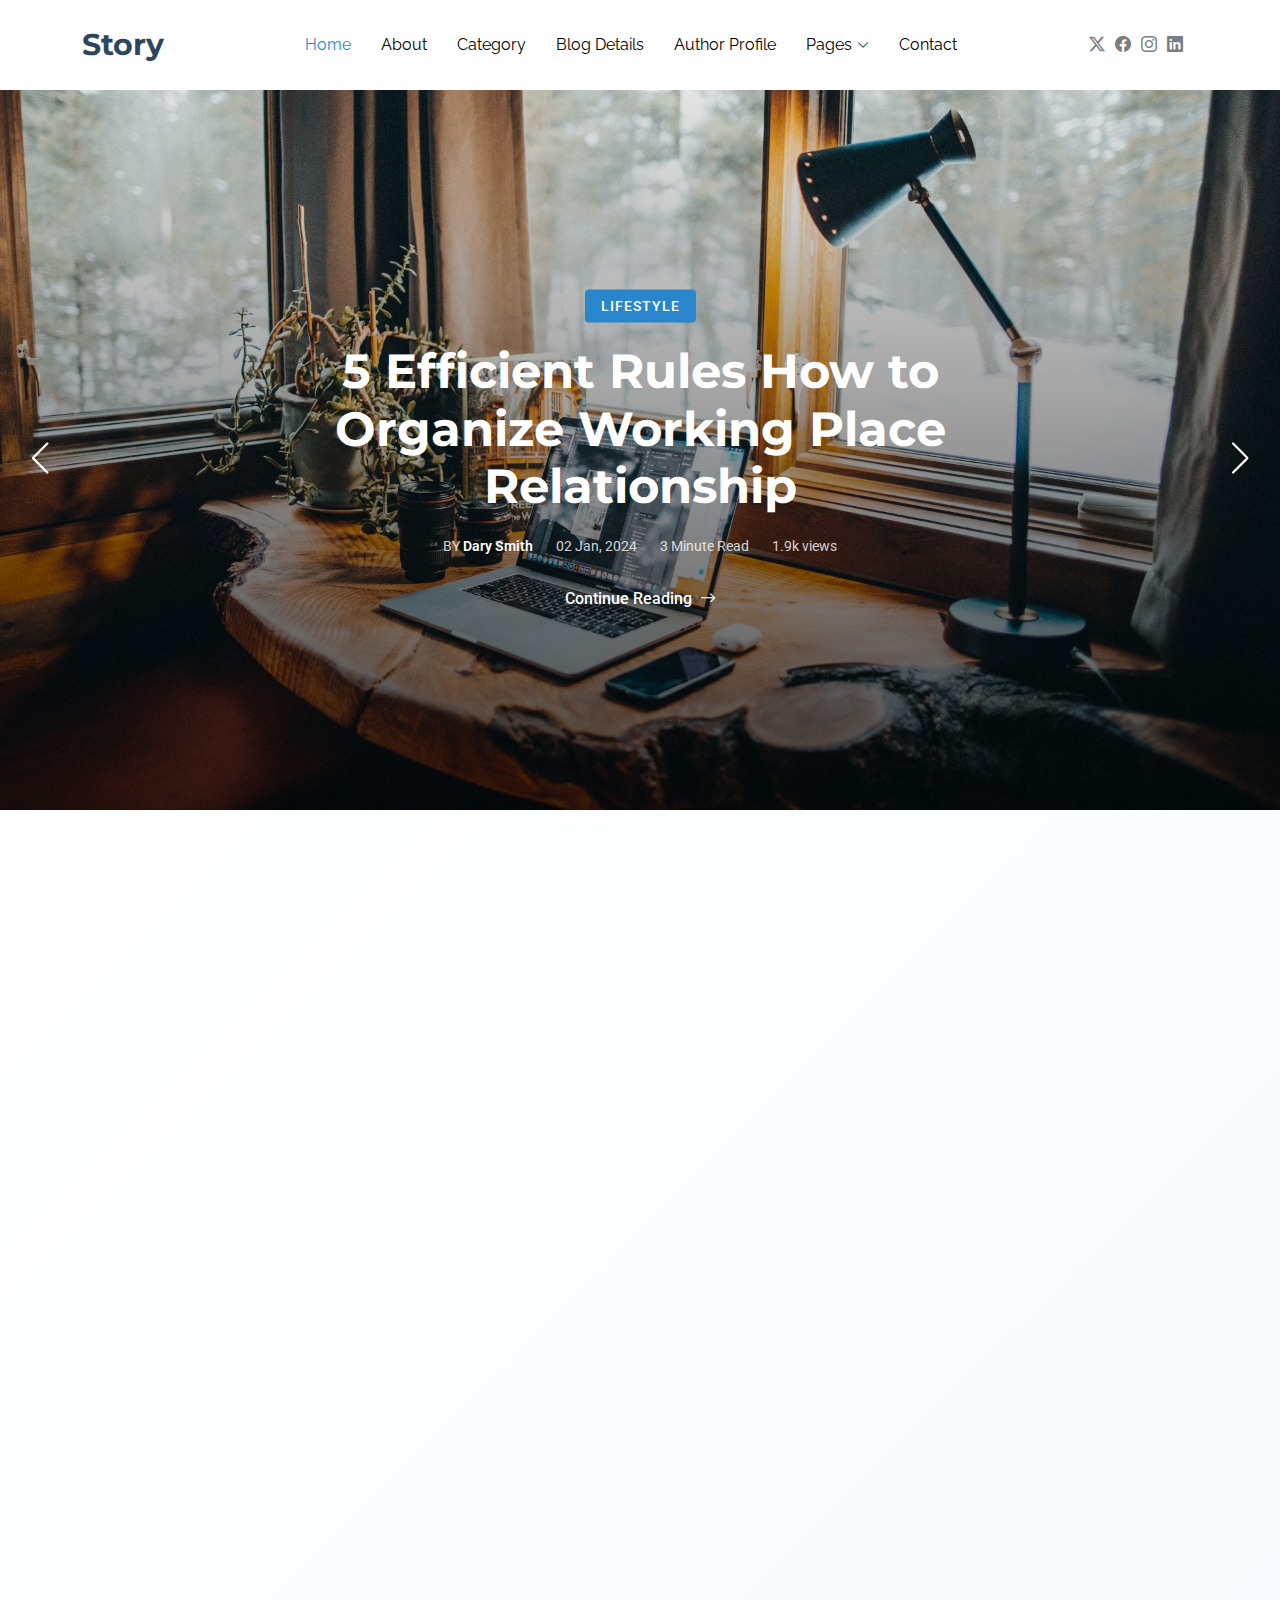
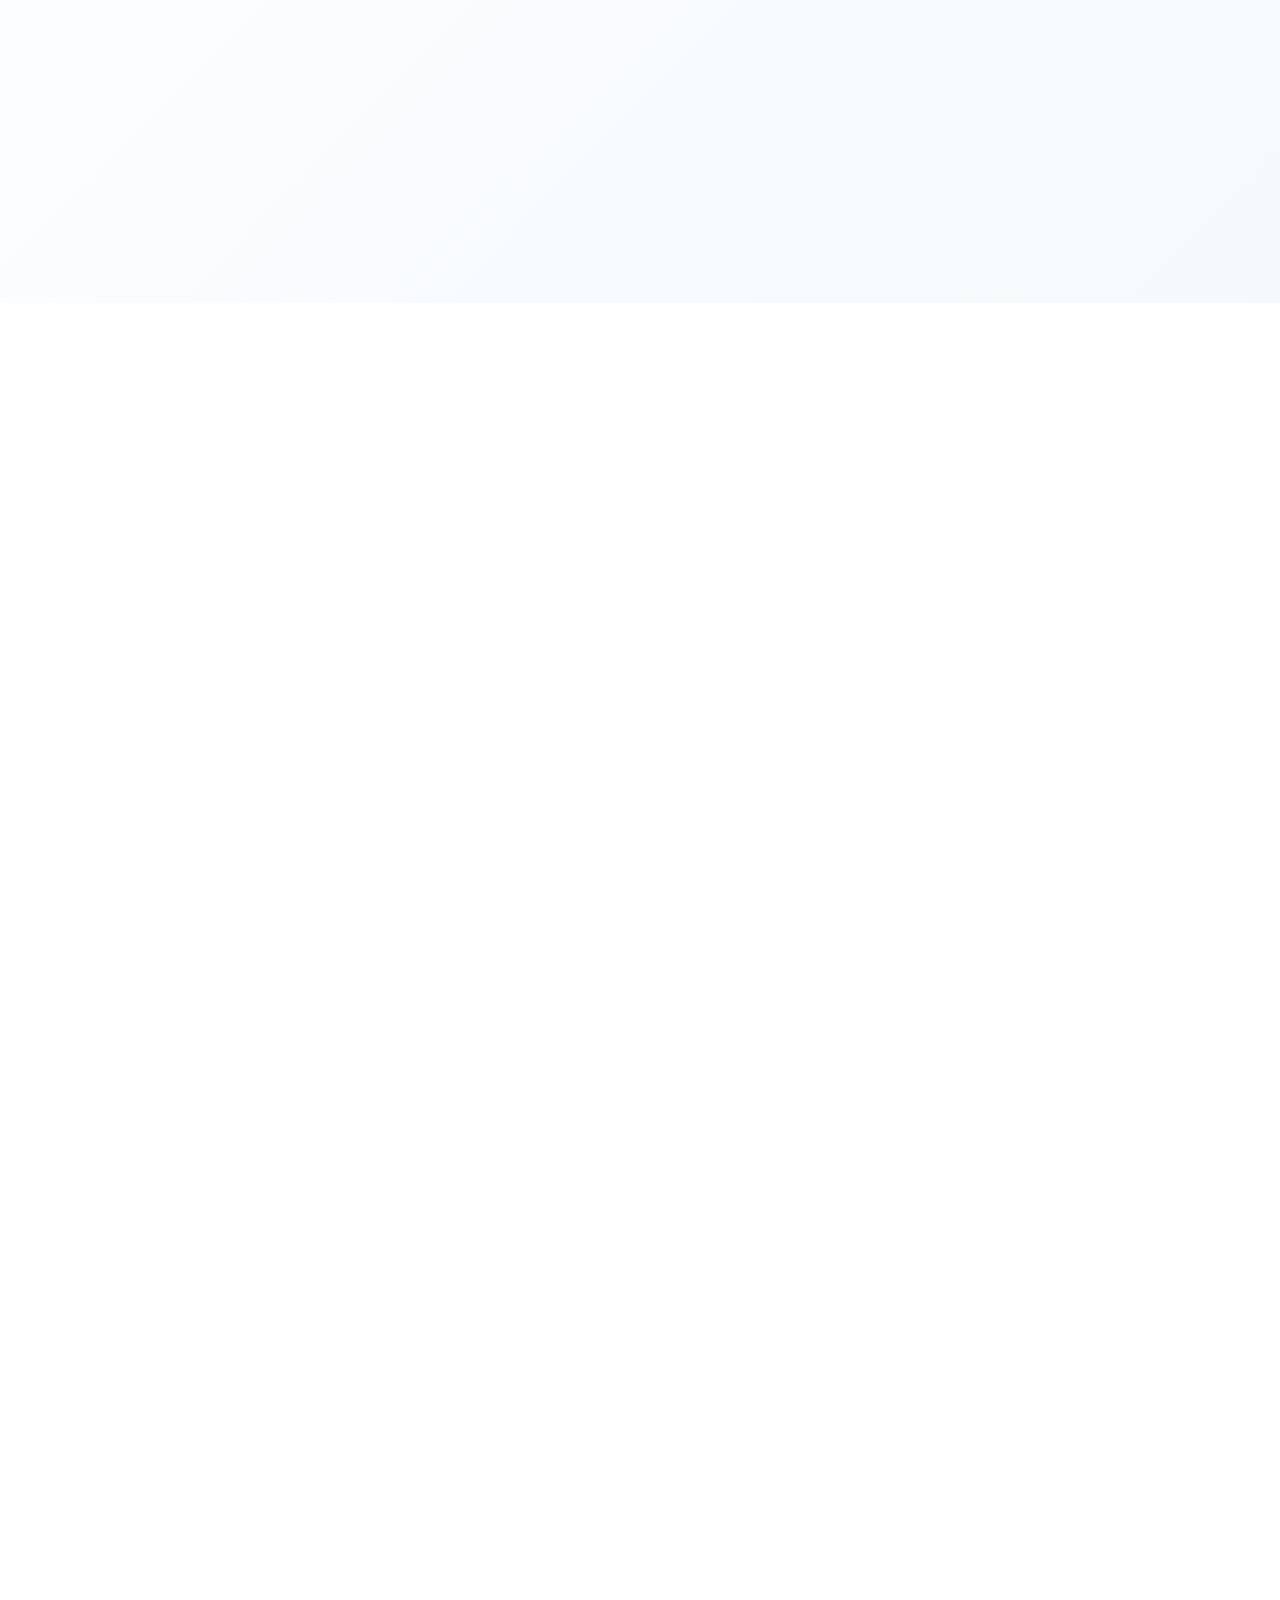
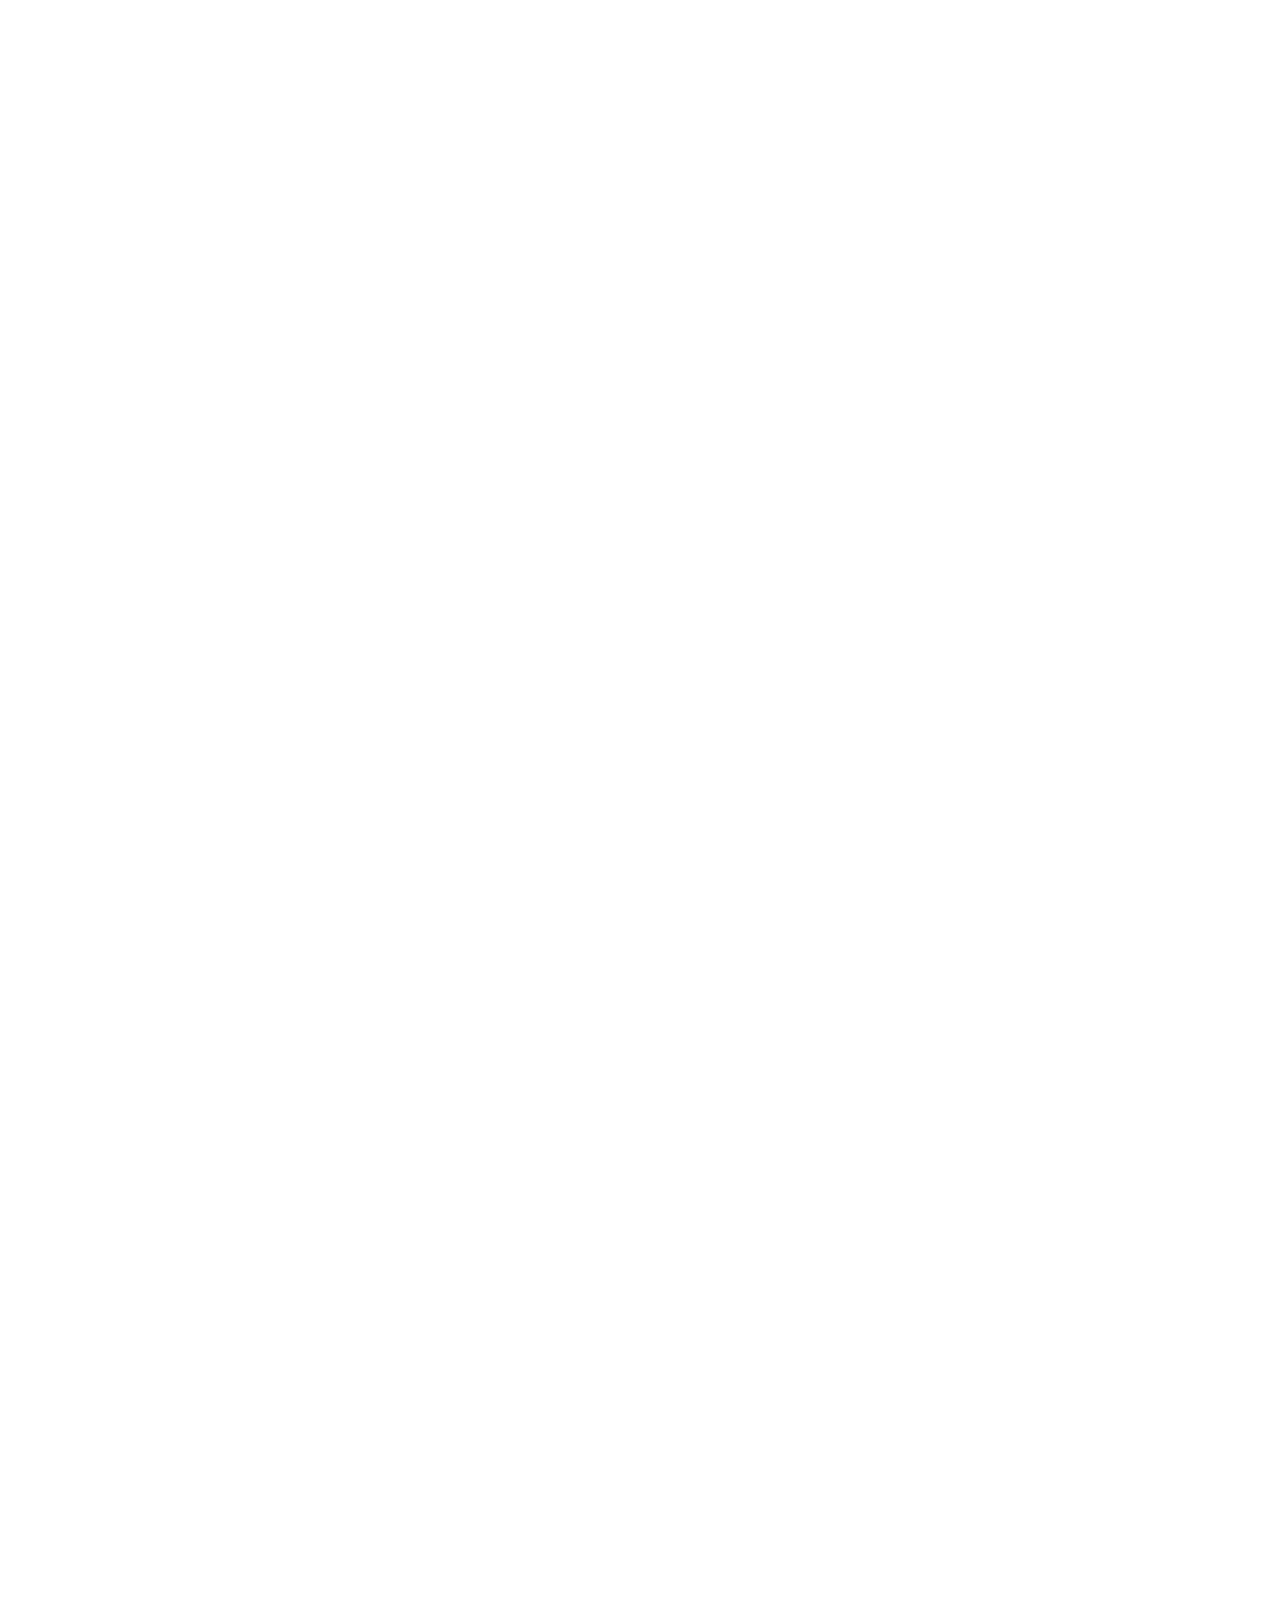
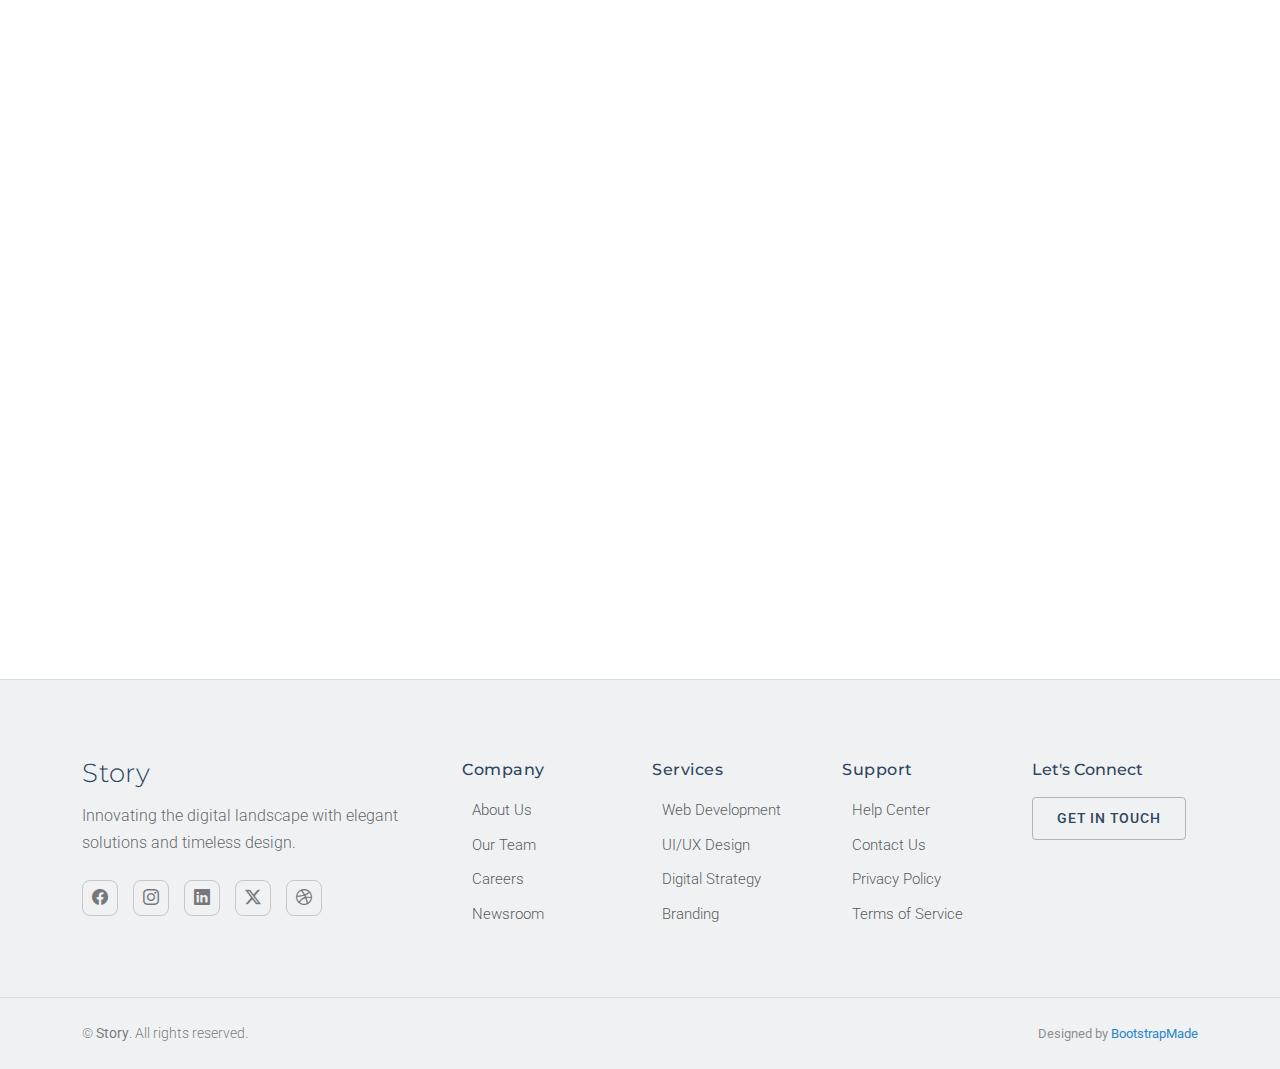
<file: website/index.html>
<!DOCTYPE html>
<html lang="en">

<head>
  <meta charset="utf-8">
  <meta content="width=device-width, initial-scale=1.0" name="viewport">
  <title>Index - Story Bootstrap Template</title>
  <meta name="description" content="">
  <meta name="keywords" content="">

  <!-- Favicons -->
  <link href="assets/img/favicon.png" rel="icon">
  <link href="assets/img/apple-touch-icon.png" rel="apple-touch-icon">

  <!-- Fonts -->
  <link href="https://fonts.googleapis.com" rel="preconnect">
  <link href="https://fonts.gstatic.com" rel="preconnect" crossorigin>
  <link href="https://fonts.googleapis.com/css2?family=Roboto:ital,wght@0,100;0,300;0,400;0,500;0,700;0,900;1,100;1,300;1,400;1,500;1,700;1,900&family=Montserrat:ital,wght@0,100;0,200;0,300;0,400;0,500;0,600;0,700;0,800;0,900;1,100;1,200;1,300;1,400;1,500;1,600;1,700;1,800;1,900&family=Raleway:ital,wght@0,100;0,200;0,300;0,400;0,500;0,600;0,700;0,800;0,900;1,100;1,200;1,300;1,400;1,500;1,600;1,700;1,800;1,900&display=swap" rel="stylesheet">

  <!-- Vendor CSS Files -->
  <link href="assets/vendor/bootstrap/css/bootstrap.min.css" rel="stylesheet">
  <link href="assets/vendor/bootstrap-icons/bootstrap-icons.css" rel="stylesheet">
  <link href="assets/vendor/aos/aos.css" rel="stylesheet">
  <link href="assets/vendor/swiper/swiper-bundle.min.css" rel="stylesheet">

  <!-- Main CSS File -->
  <link href="assets/css/main.css" rel="stylesheet">

  <!-- =======================================================
  * Template Name: Story
  * Template URL: https://bootstrapmade.com/story-bootstrap-blog-template/
  * Updated: Aug 11 2025 with Bootstrap v5.3.7
  * Author: BootstrapMade.com
  * License: https://bootstrapmade.com/license/
  ======================================================== -->
</head>

<body class="index-page">

  <header id="header" class="header d-flex align-items-center position-relative">
    <div class="container position-relative d-flex align-items-center justify-content-between">

      <a href="index.html" class="logo d-flex align-items-center me-auto me-xl-0">
        <!-- Uncomment the line below if you also wish to use an image logo -->
        <!-- <img src="assets/img/logo.webp" alt=""> -->
        <h1 class="sitename">Story</h1>
      </a>

      <nav id="navmenu" class="navmenu">
        <ul>
          <li><a href="index.html" class="active">Home</a></li>
          <li><a href="about.html">About</a></li>
          <li><a href="category.html">Category</a></li>
          <li><a href="blog-details.html">Blog Details</a></li>
          <li><a href="author-profile.html">Author Profile</a></li>
          <li class="dropdown"><a href="#"><span>Pages</span> <i class="bi bi-chevron-down toggle-dropdown"></i></a>
            <ul>
              <li><a href="about.html">About</a></li>
              <li><a href="category.html">Category</a></li>
              <li><a href="blog-details.html">Blog Details</a></li>
              <li><a href="author-profile.html">Author Profile</a></li>
              <li><a href="search-results.html">Search Results</a></li>
              <li><a href="404.html">404 Not Found Page</a></li>

              <li class="dropdown"><a href="#"><span>Deep Dropdown</span> <i class="bi bi-chevron-down toggle-dropdown"></i></a>
                <ul>
                  <li><a href="#">Deep Dropdown 1</a></li>
                  <li><a href="#">Deep Dropdown 2</a></li>
                  <li><a href="#">Deep Dropdown 3</a></li>
                  <li><a href="#">Deep Dropdown 4</a></li>
                  <li><a href="#">Deep Dropdown 5</a></li>
                </ul>
              </li>
            </ul>
          </li>
          <li><a href="contact.html">Contact</a></li>
        </ul>
        <i class="mobile-nav-toggle d-xl-none bi bi-list"></i>
      </nav>

      <div class="header-social-links">
        <a href="#" class="twitter"><i class="bi bi-twitter-x"></i></a>
        <a href="#" class="facebook"><i class="bi bi-facebook"></i></a>
        <a href="#" class="instagram"><i class="bi bi-instagram"></i></a>
        <a href="#" class="linkedin"><i class="bi bi-linkedin"></i></a>
      </div>

    </div>
  </header>

  <main class="main">

    <!-- Blog Hero Section -->
    <section id="blog-hero" class="blog-hero section">

      <div class="container-fluid p-0" data-aos="fade">

        <div class="blog-hero-slider swiper init-swiper">
          <script type="application/json" class="swiper-config">
            {
              "loop": true,
              "speed": 1000,
              "effect": "fade",
              "autoplay": {
                "delay": 5000
              },
              "slidesPerView": 1,
              "navigation": {
                "nextEl": ".swiper-button-next",
                "prevEl": ".swiper-button-prev"
              }
            }
          </script>

          <div class="swiper-wrapper">

            <div class="swiper-slide">
              <div class="blog-hero-item">
                <img src="assets/img/blog/blog-hero-1.webp" alt="Blog Hero Image" class="img-fluid">
                <div class="blog-hero-content">
                  <span class="category">Lifestyle</span>
                  <h1>5 Efficient Rules How to Organize Working Place Relationship</h1>
                  <div class="meta">
                    <span class="author">BY <a href="#">Dary Smith</a></span>
                    <span class="date">02 Jan, 2024</span>
                    <span class="read-time">3 Minute Read</span>
                    <span class="views">1.9k views</span>
                  </div>
                  <a href="blog-details.html" class="read-more">Continue Reading <i class="bi bi-arrow-right"></i></a>
                </div>
              </div>
            </div><!-- End slide item -->

            <div class="swiper-slide">
              <div class="blog-hero-item">
                <img src="assets/img/blog/blog-hero-2.webp" alt="Blog Hero Image" class="img-fluid">
                <div class="blog-hero-content">
                  <span class="category">Business</span>
                  <h1>The Future of Remote Work and Digital Transformation</h1>
                  <div class="meta">
                    <span class="author">BY <a href="#">Mark Johnson</a></span>
                    <span class="date">12 Jan, 2024</span>
                    <span class="read-time">4 Minute Read</span>
                    <span class="views">2.3k views</span>
                  </div>
                  <a href="blog-details.html" class="read-more">Continue Reading <i class="bi bi-arrow-right"></i></a>
                </div>
              </div>
            </div><!-- End slide item -->

            <div class="swiper-slide">
              <div class="blog-hero-item">
                <img src="assets/img/blog/blog-hero-3.webp" alt="Blog Hero Image" class="img-fluid">
                <div class="blog-hero-content">
                  <span class="category">Technology</span>
                  <h1>Artificial Intelligence in Modern Business Applications</h1>
                  <div class="meta">
                    <span class="author">BY <a href="#">Sarah Williams</a></span>
                    <span class="date">10 Jan, 2024</span>
                    <span class="read-time">5 Minute Read</span>
                    <span class="views">3.1k views</span>
                  </div>
                  <a href="blog-details.html" class="read-more">Continue Reading <i class="bi bi-arrow-right"></i></a>
                </div>
              </div>
            </div><!-- End slide item -->

            <div class="swiper-slide">
              <div class="blog-hero-item">
                <img src="assets/img/blog/blog-hero-4.webp" alt="Blog Hero Image" class="img-fluid">
                <div class="blog-hero-content">
                  <span class="category">Leadership</span>
                  <h1>Building High-Performance Teams in a Digital Age</h1>
                  <div class="meta">
                    <span class="author">BY <a href="#">David Chen</a></span>
                    <span class="date">8 Jan, 2024</span>
                    <span class="read-time">4 Minute Read</span>
                    <span class="views">2.7k views</span>
                  </div>
                  <a href="blog-details.html" class="read-more">Continue Reading <i class="bi bi-arrow-right"></i></a>
                </div>
              </div>
            </div><!-- End slide item -->

            <div class="swiper-slide">
              <div class="blog-hero-item">
                <img src="assets/img/blog/blog-hero-5.webp" alt="Blog Hero Image" class="img-fluid">
                <div class="blog-hero-content">
                  <span class="category">Innovation</span>
                  <h1>Sustainable Business Practices for the Modern Enterprise</h1>
                  <div class="meta">
                    <span class="author">BY <a href="#">Emma Davis</a></span>
                    <span class="date">6 Jan, 2024</span>
                    <span class="read-time">3 Minute Read</span>
                    <span class="views">2.5k views</span>
                  </div>
                  <a href="blog-details.html" class="read-more">Continue Reading <i class="bi bi-arrow-right"></i></a>
                </div>
              </div>
            </div><!-- End slide item -->

          </div>

          <div class="swiper-button-prev"></div>
          <div class="swiper-button-next"></div>

        </div>

      </div>

    </section><!-- /Blog Hero Section -->

    <!-- Featured Posts Section -->
    <section id="featured-posts" class="featured-posts section">

      <!-- Section Title -->
      <div class="container section-title" data-aos="fade-up">
        <span class="description-title">Featured Posts</span>
        <h2>Featured Posts</h2>
        <p>Necessitatibus eius consequatur ex aliquid fuga eum quidem sint consectetur velit</p>
      </div><!-- End Section Title -->

      <div class="container" data-aos="fade-up" data-aos-delay="100">

        <div class="blog-posts-slider swiper init-swiper">
          <script type="application/json" class="swiper-config">
            {
              "loop": true,
              "speed": 600,
              "autoplay": {
                "delay": 4500
              },
              "slidesPerView": 1,
              "spaceBetween": 40,
              "centeredSlides": true,
              "breakpoints": {
                "768": {
                  "slidesPerView": 1.5,
                  "spaceBetween": 30
                },
                "1200": {
                  "slidesPerView": 2.2,
                  "spaceBetween": 40
                }
              },
              "pagination": {
                "el": ".swiper-pagination",
                "clickable": true
              }
            }
          </script>

          <div class="swiper-wrapper">
            <div class="swiper-slide">
              <article class="blog-card">
                <div class="blog-image">
                  <img src="assets/img/blog/blog-post-square-3.webp" alt="Blog Image" loading="lazy">
                  <div class="category-badge">Technology</div>
                </div>
                <div class="blog-content">
                  <div class="author-info">
                    <img src="assets/img/person/person-f-8.webp" alt="Author" class="author-avatar">
                    <div class="author-details">
                      <span class="author-name">Rebecca Martinez</span>
                      <span class="publish-date">February 8, 2025</span>
                    </div>
                  </div>
                  <h3><a href="#">Lorem ipsum dolor sit amet consectetur adipiscing elit sed do eiusmod</a></h3>
                  <p>Pellentesque habitant morbi tristique senectus et netus et malesuada fames ac turpis egestas. Vestibulum tortor quam, feugiat vitae.</p>
                  <div class="blog-footer">
                    <div class="reading-time">
                      <i class="bi bi-clock"></i>
                      <span>5 min read</span>
                    </div>
                    <a href="#" class="btn-read-more">
                      <span>Continue Reading</span>
                      <i class="bi bi-arrow-right"></i>
                    </a>
                  </div>
                </div>
              </article>
            </div><!-- End slide item -->

            <div class="swiper-slide">
              <article class="blog-card">
                <div class="blog-image">
                  <img src="assets/img/blog/blog-post-square-7.webp" alt="Blog Image" loading="lazy">
                  <div class="category-badge">Design</div>
                </div>
                <div class="blog-content">
                  <div class="author-info">
                    <img src="assets/img/person/person-m-12.webp" alt="Author" class="author-avatar">
                    <div class="author-details">
                      <span class="author-name">Alexander Thompson</span>
                      <span class="publish-date">February 12, 2025</span>
                    </div>
                  </div>
                  <h3><a href="#">Ut enim ad minim veniam quis nostrud exercitation ullamco laboris</a></h3>
                  <p>Curabitur pretium tincidunt lacus. Nulla gravida orci a odio. Nullam varius, turpis et commodo pharetra, est eros bibendum elit.</p>
                  <div class="blog-footer">
                    <div class="reading-time">
                      <i class="bi bi-clock"></i>
                      <span>8 min read</span>
                    </div>
                    <a href="#" class="btn-read-more">
                      <span>Continue Reading</span>
                      <i class="bi bi-arrow-right"></i>
                    </a>
                  </div>
                </div>
              </article>
            </div><!-- End slide item -->

            <div class="swiper-slide">
              <article class="blog-card">
                <div class="blog-image">
                  <img src="assets/img/blog/blog-post-square-1.webp" alt="Blog Image" loading="lazy">
                  <div class="category-badge">Business</div>
                </div>
                <div class="blog-content">
                  <div class="author-info">
                    <img src="assets/img/person/person-f-3.webp" alt="Author" class="author-avatar">
                    <div class="author-details">
                      <span class="author-name">Sophia Williams</span>
                      <span class="publish-date">February 15, 2025</span>
                    </div>
                  </div>
                  <h3><a href="#">Duis aute irure dolor in reprehenderit in voluptate velit esse cillum</a></h3>
                  <p>Sed cursus ante dapibus diam. Sed nisi. Nulla quis sem at nibh elementum imperdiet. Duis sagittis ipsum ac turpis.</p>
                  <div class="blog-footer">
                    <div class="reading-time">
                      <i class="bi bi-clock"></i>
                      <span>3 min read</span>
                    </div>
                    <a href="#" class="btn-read-more">
                      <span>Continue Reading</span>
                      <i class="bi bi-arrow-right"></i>
                    </a>
                  </div>
                </div>
              </article>
            </div><!-- End slide item -->

            <div class="swiper-slide">
              <article class="blog-card">
                <div class="blog-image">
                  <img src="assets/img/blog/blog-post-square-5.webp" alt="Blog Image" loading="lazy">
                  <div class="category-badge">Lifestyle</div>
                </div>
                <div class="blog-content">
                  <div class="author-info">
                    <img src="assets/img/person/person-m-7.webp" alt="Author" class="author-avatar">
                    <div class="author-details">
                      <span class="author-name">Michael Chen</span>
                      <span class="publish-date">February 18, 2025</span>
                    </div>
                  </div>
                  <h3><a href="#">Excepteur sint occaecat cupidatat non proident sunt in culpa qui</a></h3>
                  <p>Donec vitae sapien ut libero venenatis faucibus. Nullam quis ante etiam sit amet orci eget eros faucibus tincidunt.</p>
                  <div class="blog-footer">
                    <div class="reading-time">
                      <i class="bi bi-clock"></i>
                      <span>6 min read</span>
                    </div>
                    <a href="#" class="btn-read-more">
                      <span>Continue Reading</span>
                      <i class="bi bi-arrow-right"></i>
                    </a>
                  </div>
                </div>
              </article>
            </div><!-- End slide item -->

            <div class="swiper-slide">
              <article class="blog-card">
                <div class="blog-image">
                  <img src="assets/img/blog/blog-post-square-9.webp" alt="Blog Image" loading="lazy">
                  <div class="category-badge">Marketing</div>
                </div>
                <div class="blog-content">
                  <div class="author-info">
                    <img src="assets/img/person/person-f-11.webp" alt="Author" class="author-avatar">
                    <div class="author-details">
                      <span class="author-name">Elena Rodriguez</span>
                      <span class="publish-date">February 21, 2025</span>
                    </div>
                  </div>
                  <h3><a href="#">Sed do eiusmod tempor incididunt ut labore et dolore magna aliqua</a></h3>
                  <p>Morbi imperdiet, mauris ac auctor dictum, nisl ligula egestas nulla, et sollicitudin lorem quis bibendum magna.</p>
                  <div class="blog-footer">
                    <div class="reading-time">
                      <i class="bi bi-clock"></i>
                      <span>4 min read</span>
                    </div>
                    <a href="#" class="btn-read-more">
                      <span>Continue Reading</span>
                      <i class="bi bi-arrow-right"></i>
                    </a>
                  </div>
                </div>
              </article>
            </div><!-- End slide item -->
          </div>

          <div class="swiper-pagination"></div>
        </div>

      </div>

    </section><!-- /Featured Posts Section -->

    <!-- Category Section Section -->
    <section id="category-section" class="category-section section">

      <!-- Section Title -->
      <div class="container section-title" data-aos="fade-up">
        <span class="description-title">Category Section</span>
        <h2>Category Section</h2>
        <p>Necessitatibus eius consequatur ex aliquid fuga eum quidem sint consectetur velit</p>
      </div><!-- End Section Title -->

      <div class="container" data-aos="fade-up" data-aos-delay="100">
        <!-- Main Featured Post -->
        <div class="row gy-4 mb-5">
          <div class="col-lg-8">
            <article class="hero-post" data-aos="zoom-out" data-aos-delay="200">
              <div class="post-img">
                <img src="assets/img/blog/blog-post-5.webp" alt="" class="img-fluid" loading="lazy">
              </div>
              <div class="post-content">
                <div class="author-info">
                  <img src="assets/img/person/person-m-8.webp" alt="" class="author-avatar">
                  <div class="author-details">
                    <span class="author-name">Michael R.</span>
                    <span class="post-date">15 March 2024</span>
                  </div>
                </div>
                <h2 class="post-title">
                  <a href="blog-details.html">Lorem ipsum dolor sit amet, consectetur adipiscing elit sed do eiusmod tempor incididunt ut labore</a>
                </h2>
                <p class="post-excerpt">Sed ut perspiciatis unde omnis iste natus error sit voluptatem accusantium doloremque laudantium, totam rem aperiam, eaque ipsa quae ab illo inventore veritatis et quasi architecto beatae vitae dicta sunt explicabo.</p>
                <div class="post-stats">
                  <span class="read-time"><i class="bi bi-clock"></i> 5 min read</span>
                  <span class="comments"><i class="bi bi-chat-dots"></i> 12 comments</span>
                </div>
              </div>
            </article>
          </div>

          <div class="col-lg-4">
            <div class="sidebar-posts">
              <article class="sidebar-post" data-aos="fade-left" data-aos-delay="300">
                <div class="post-img">
                  <img src="assets/img/blog/blog-post-8.webp" alt="" class="img-fluid" loading="lazy">
                </div>
                <div class="post-content">
                  <span class="post-category">Design</span>
                  <h4 class="title">
                    <a href="blog-details.html">Neque porro quisquam est qui dolorem ipsum quia dolor sit amet</a>
                  </h4>
                  <div class="post-meta">
                    <span class="post-date">22 February 2024</span>
                  </div>
                </div>
              </article>

              <article class="sidebar-post" data-aos="fade-left" data-aos-delay="400">
                <div class="post-img">
                  <img src="assets/img/blog/blog-post-4.webp" alt="" class="img-fluid" loading="lazy">
                </div>
                <div class="post-content">
                  <span class="post-category">Business</span>
                  <h4 class="title">
                    <a href="blog-details.html">Ut enim ad minima veniam quis nostrum exercitationem ullam</a>
                  </h4>
                  <div class="post-meta">
                    <span class="post-date">18 January 2024</span>
                  </div>
                </div>
              </article>

              <article class="sidebar-post" data-aos="fade-left" data-aos-delay="500">
                <div class="post-img">
                  <img src="assets/img/blog/blog-post-1.webp" alt="" class="img-fluid" loading="lazy">
                </div>
                <div class="post-content">
                  <span class="post-category">Lifestyle</span>
                  <h4 class="title">
                    <a href="blog-details.html">Excepteur sint occaecat cupidatat non proident sunt in culpa</a>
                  </h4>
                  <div class="post-meta">
                    <span class="post-date">10 December 2023</span>
                  </div>
                </div>
              </article>

              <article class="sidebar-post" data-aos="fade-left" data-aos-delay="600">
                <div class="post-img">
                  <img src="assets/img/blog/blog-post-3.webp" alt="" class="img-fluid" loading="lazy">
                </div>
                <div class="post-content">
                  <span class="post-category">Tech</span>
                  <h4 class="title">
                    <a href="blog-details.html">At vero eos et accusamus et iusto odio dignissimos ducimus</a>
                  </h4>
                  <div class="post-meta">
                    <span class="post-date">5 November 2023</span>
                  </div>
                </div>
              </article>
            </div>
          </div>
        </div>

        <!-- Grid Posts -->
        <div class="posts-grid">
          <div class="row gy-4">
            <div class="col-md-6" data-aos="fade-up" data-aos-delay="200">
              <article class="grid-post">
                <div class="post-img">
                  <img src="assets/img/blog/blog-post-6.webp" alt="" class="img-fluid" loading="lazy">
                  <div class="post-overlay">
                    <span class="category-tag">Travel</span>
                  </div>
                </div>
                <div class="post-content">
                  <h3 class="title">
                    <a href="blog-details.html">Duis aute irure dolor in reprehenderit in voluptate velit esse cillum</a>
                  </h3>
                  <p class="excerpt">Sed do eiusmod tempor incididunt ut labore et dolore magna aliqua. Ut enim ad minim veniam, quis nostrud exercitation.</p>
                  <div class="post-footer">
                    <div class="author-info">
                      <img src="assets/img/person/person-f-7.webp" alt="" class="author-img">
                      <span class="author-name">Sarah K.</span>
                    </div>
                    <span class="read-time">3 min read</span>
                  </div>
                </div>
              </article>
            </div>

            <div class="col-md-6" data-aos="fade-up" data-aos-delay="300">
              <article class="grid-post">
                <div class="post-img">
                  <img src="assets/img/blog/blog-post-2.webp" alt="" class="img-fluid" loading="lazy">
                  <div class="post-overlay">
                    <span class="category-tag">Health</span>
                  </div>
                </div>
                <div class="post-content">
                  <h3 class="title">
                    <a href="blog-details.html">Magna aliqua ut enim ad minim veniam quis nostrud exercitation</a>
                  </h3>
                  <p class="excerpt">Lorem ipsum dolor sit amet, consectetur adipiscing elit, sed do eiusmod tempor incididunt ut labore et dolore magna.</p>
                  <div class="post-footer">
                    <div class="author-info">
                      <img src="assets/img/person/person-m-12.webp" alt="" class="author-img">
                      <span class="author-name">David L.</span>
                    </div>
                    <span class="read-time">4 min read</span>
                  </div>
                </div>
              </article>
            </div>

            <div class="col-md-6" data-aos="fade-up" data-aos-delay="400">
              <article class="grid-post">
                <div class="post-img">
                  <img src="assets/img/blog/blog-post-10.webp" alt="" class="img-fluid" loading="lazy">
                  <div class="post-overlay">
                    <span class="category-tag">Finance</span>
                  </div>
                </div>
                <div class="post-content">
                  <h3 class="title">
                    <a href="blog-details.html">Ullamco laboris nisi ut aliquip ex ea commodo consequat</a>
                  </h3>
                  <p class="excerpt">Duis aute irure dolor in reprehenderit in voluptate velit esse cillum dolore eu fugiat nulla pariatur.</p>
                  <div class="post-footer">
                    <div class="author-info">
                      <img src="assets/img/person/person-f-11.webp" alt="" class="author-img">
                      <span class="author-name">Emily T.</span>
                    </div>
                    <span class="read-time">6 min read</span>
                  </div>
                </div>
              </article>
            </div>

            <div class="col-md-6" data-aos="fade-up" data-aos-delay="500">
              <article class="grid-post">
                <div class="post-img">
                  <img src="assets/img/blog/blog-post-7.webp" alt="" class="img-fluid" loading="lazy">
                  <div class="post-overlay">
                    <span class="category-tag">Education</span>
                  </div>
                </div>
                <div class="post-content">
                  <h3 class="title">
                    <a href="blog-details.html">Excepteur sint occaecat cupidatat non proident sunt in culpa qui</a>
                  </h3>
                  <p class="excerpt">Sed ut perspiciatis unde omnis iste natus error sit voluptatem accusantium doloremque laudantium.</p>
                  <div class="post-footer">
                    <div class="author-info">
                      <img src="assets/img/person/person-m-9.webp" alt="" class="author-img">
                      <span class="author-name">Alex M.</span>
                    </div>
                    <span class="read-time">2 min read</span>
                  </div>
                </div>
              </article>
            </div>
          </div>
        </div>
      </div>

    </section><!-- /Category Section Section -->

    <!-- Latest Posts Section -->
    <section id="latest-posts" class="latest-posts section">

      <!-- Section Title -->
      <div class="container section-title" data-aos="fade-up">
        <span class="description-title">Latest Posts</span>
        <h2>Latest Posts</h2>
        <p>Necessitatibus eius consequatur ex aliquid fuga eum quidem sint consectetur velit</p>
      </div><!-- End Section Title -->

      <div class="container" data-aos="fade-up" data-aos-delay="100">

        <div class="row gy-4 align-items-stretch">

          <div class="col-lg-7" data-aos="zoom-in" data-aos-delay="150">
            <article class="featured-post position-relative h-100">
              <figure class="featured-media m-0">
                <img src="assets/img/blog/blog-hero-4.webp" alt="Featured post image" class="img-fluid w-100" loading="lazy">
              </figure>

              <div class="featured-content">
                <div class="date-badge">
                  <span class="day">12</span>
                  <span class="mon">Dec</span>
                </div>

                <span class="cat-badge inverse">Politics</span>

                <h3 class="title">Veritatis maiores natus officiis sit, temporibus alias dicta voluptatum</h3>
                <p class="excerpt d-none d-md-block">Quisquam perferendis officiis incidunt, facilisis aliquet consectetur lorem luctus. Ullamco laboris nisi ut aliquip ex ea commodo consequat.</p>

                <div class="meta d-flex align-items-center gap-3">
                  <div class="d-flex align-items-center">
                    <i class="bi bi-person"></i><span class="ps-2">Jane Cooper</span>
                  </div>
                  <span class="sep">/</span>
                  <div class="d-flex align-items-center">
                    <i class="bi bi-folder2"></i><span class="ps-2">Editorial</span>
                  </div>
                </div>

                <a href="blog-details.html" class="readmore stretched-link"><span>Continue</span><i class="bi bi-arrow-right"></i></a>
              </div>
            </article>
          </div><!-- End Featured Post -->

          <div class="col-lg-5">
            <div class="row gy-4">
              <div class="col-12" data-aos="fade-left" data-aos-delay="200">
                <article class="compact-post h-100">
                  <div class="thumb">
                    <img src="assets/img/blog/blog-post-square-2.webp" class="img-fluid" alt="Post thumbnail" loading="lazy">
                  </div>
                  <div class="content">
                    <div class="meta">
                      <span class="date">05 Aug</span>
                      <span class="dot">•</span>
                      <span class="category">Sports</span>
                    </div>
                    <h4 class="title">Officia recusandae cumque, dolore asperiores ducimus</h4>
                    <a href="blog-details.html" class="readmore"><span>Read Article</span><i class="bi bi-arrow-right"></i></a>
                  </div>
                </article>
              </div><!-- End Compact Post -->

              <div class="col-12" data-aos="fade-left" data-aos-delay="300">
                <article class="compact-post h-100">
                  <div class="thumb">
                    <img src="assets/img/blog/blog-post-square-5.webp" class="img-fluid" alt="Post thumbnail" loading="lazy">
                  </div>
                  <div class="content">
                    <div class="meta">
                      <span class="date">22 Jan</span>
                      <span class="dot">•</span>
                      <span class="category">Economics</span>
                    </div>
                    <h4 class="title">Elit pharetra diam quam, pretium tempor iaculis integer</h4>
                    <a href="blog-details.html" class="readmore"><span>Read Article</span><i class="bi bi-arrow-right"></i></a>
                  </div>
                </article>
              </div><!-- End Compact Post -->
            </div>
          </div><!-- End Right Column -->

          <div class="col-lg-4" data-aos="fade-up" data-aos-delay="200">
            <article class="card-post h-100">
              <div class="post-img position-relative overflow-hidden">
                <img src="assets/img/blog/blog-post-2.webp" class="img-fluid w-100" alt="Post image" loading="lazy">
              </div>
              <div class="content">
                <div class="meta d-flex align-items-center flex-wrap gap-2">
                  <span class="cat-badge">Economics</span>
                  <div class="d-flex align-items-center ms-auto">
                    <i class="bi bi-person"></i><span class="ps-2">Robert Fox</span>
                  </div>
                </div>
                <h3 class="title">Quam impedit minus, cumque aliquam deleniti inventore</h3>
                <a href="blog-details.html" class="readmore"><span>Read More</span><i class="bi bi-arrow-right"></i></a>
              </div>
            </article>
          </div><!-- End Grid Post -->

          <div class="col-lg-4" data-aos="fade-up" data-aos-delay="250">
            <article class="card-post h-100">
              <div class="post-img position-relative overflow-hidden">
                <img src="assets/img/blog/blog-post-4.webp" class="img-fluid w-100" alt="Post image" loading="lazy">
              </div>
              <div class="content">
                <div class="meta d-flex align-items-center flex-wrap gap-2">
                  <span class="cat-badge">Travel</span>
                  <div class="d-flex align-items-center ms-auto">
                    <i class="bi bi-person"></i><span class="ps-2">Courtney Henry</span>
                  </div>
                </div>
                <h3 class="title">Dicta similique totam, suscipit soluta veritatis perferendis</h3>
                <a href="blog-details.html" class="readmore"><span>Read More</span><i class="bi bi-arrow-right"></i></a>
              </div>
            </article>
          </div><!-- End Grid Post -->

          <div class="col-lg-4" data-aos="fade-up" data-aos-delay="300">
            <article class="card-post h-100">
              <div class="post-img position-relative overflow-hidden">
                <img src="assets/img/blog/blog-post-6.webp" class="img-fluid w-100" alt="Post image" loading="lazy">
              </div>
              <div class="content">
                <div class="meta d-flex align-items-center flex-wrap gap-2">
                  <span class="cat-badge">Lifestyle</span>
                  <div class="d-flex align-items-center ms-auto">
                    <i class="bi bi-person"></i><span class="ps-2">Wade Warren</span>
                  </div>
                </div>
                <h3 class="title">Natus consequuntur, numquam adipisci cumque facilisis</h3>
                <a href="blog-details.html" class="readmore"><span>Read More</span><i class="bi bi-arrow-right"></i></a>
              </div>
            </article>
          </div><!-- End Grid Post -->

        </div>

      </div>

    </section><!-- /Latest Posts Section -->

  </main>

  <footer id="footer" class="footer position-relative light-background">

    <div class="container">
      <div class="row gy-5">

        <div class="col-lg-4">
          <div class="footer-brand">
            <a href="index.html" class="logo d-flex align-items-center mb-3">
              <span class="sitename">Story</span>
            </a>
            <p class="tagline">Innovating the digital landscape with elegant solutions and timeless design.</p>

            <div class="social-links mt-4">
              <a href="#" aria-label="Facebook"><i class="bi bi-facebook"></i></a>
              <a href="#" aria-label="Instagram"><i class="bi bi-instagram"></i></a>
              <a href="#" aria-label="LinkedIn"><i class="bi bi-linkedin"></i></a>
              <a href="#" aria-label="Twitter"><i class="bi bi-twitter-x"></i></a>
              <a href="#" aria-label="Dribbble"><i class="bi bi-dribbble"></i></a>
            </div>
          </div>
        </div>

        <div class="col-lg-6">
          <div class="footer-links-grid">
            <div class="row">
              <div class="col-6 col-md-4">
                <h5>Company</h5>
                <ul class="list-unstyled">
                  <li><a href="#">About Us</a></li>
                  <li><a href="#">Our Team</a></li>
                  <li><a href="#">Careers</a></li>
                  <li><a href="#">Newsroom</a></li>
                </ul>
              </div>
              <div class="col-6 col-md-4">
                <h5>Services</h5>
                <ul class="list-unstyled">
                  <li><a href="#">Web Development</a></li>
                  <li><a href="#">UI/UX Design</a></li>
                  <li><a href="#">Digital Strategy</a></li>
                  <li><a href="#">Branding</a></li>
                </ul>
              </div>
              <div class="col-6 col-md-4">
                <h5>Support</h5>
                <ul class="list-unstyled">
                  <li><a href="#">Help Center</a></li>
                  <li><a href="#">Contact Us</a></li>
                  <li><a href="#">Privacy Policy</a></li>
                  <li><a href="#">Terms of Service</a></li>
                </ul>
              </div>
            </div>
          </div>
        </div>

        <div class="col-lg-2">
          <div class="footer-cta">
            <h5>Let's Connect</h5>
            <a href="contact.html" class="btn btn-outline">Get in Touch</a>
          </div>
        </div>

      </div>
    </div>

    <div class="footer-bottom">
      <div class="container">
        <div class="row">
          <div class="col-12">
            <div class="footer-bottom-content">
              <p class="mb-0">© <strong>Story</strong>. All rights reserved.</p>
              <div class="credits">
                <!-- All the links in the footer should remain intact. -->
                <!-- You can delete the links only if you've purchased the pro version. -->
                <!-- Licensing information: https://bootstrapmade.com/license/ -->
                <!-- Purchase the pro version with working PHP/AJAX contact form: [buy-url] -->
                Designed by <a href="https://bootstrapmade.com/">BootstrapMade</a>
              </div>
            </div>
          </div>
        </div>
      </div>
    </div>

  </footer>

  <!-- Scroll Top -->
  <a href="#" id="scroll-top" class="scroll-top d-flex align-items-center justify-content-center"><i class="bi bi-arrow-up-short"></i></a>

  <!-- Preloader -->
  <div id="preloader"></div>

  <!-- Vendor JS Files -->
  <script src="assets/vendor/bootstrap/js/bootstrap.bundle.min.js"></script>
  <script src="assets/vendor/php-email-form/validate.js"></script>
  <script src="assets/vendor/aos/aos.js"></script>
  <script src="assets/vendor/swiper/swiper-bundle.min.js"></script>
  <script src="assets/vendor/purecounter/purecounter_vanilla.js"></script>

  <!-- Main JS File -->
  <script src="assets/js/main.js"></script>

</body>

</html>
</file>
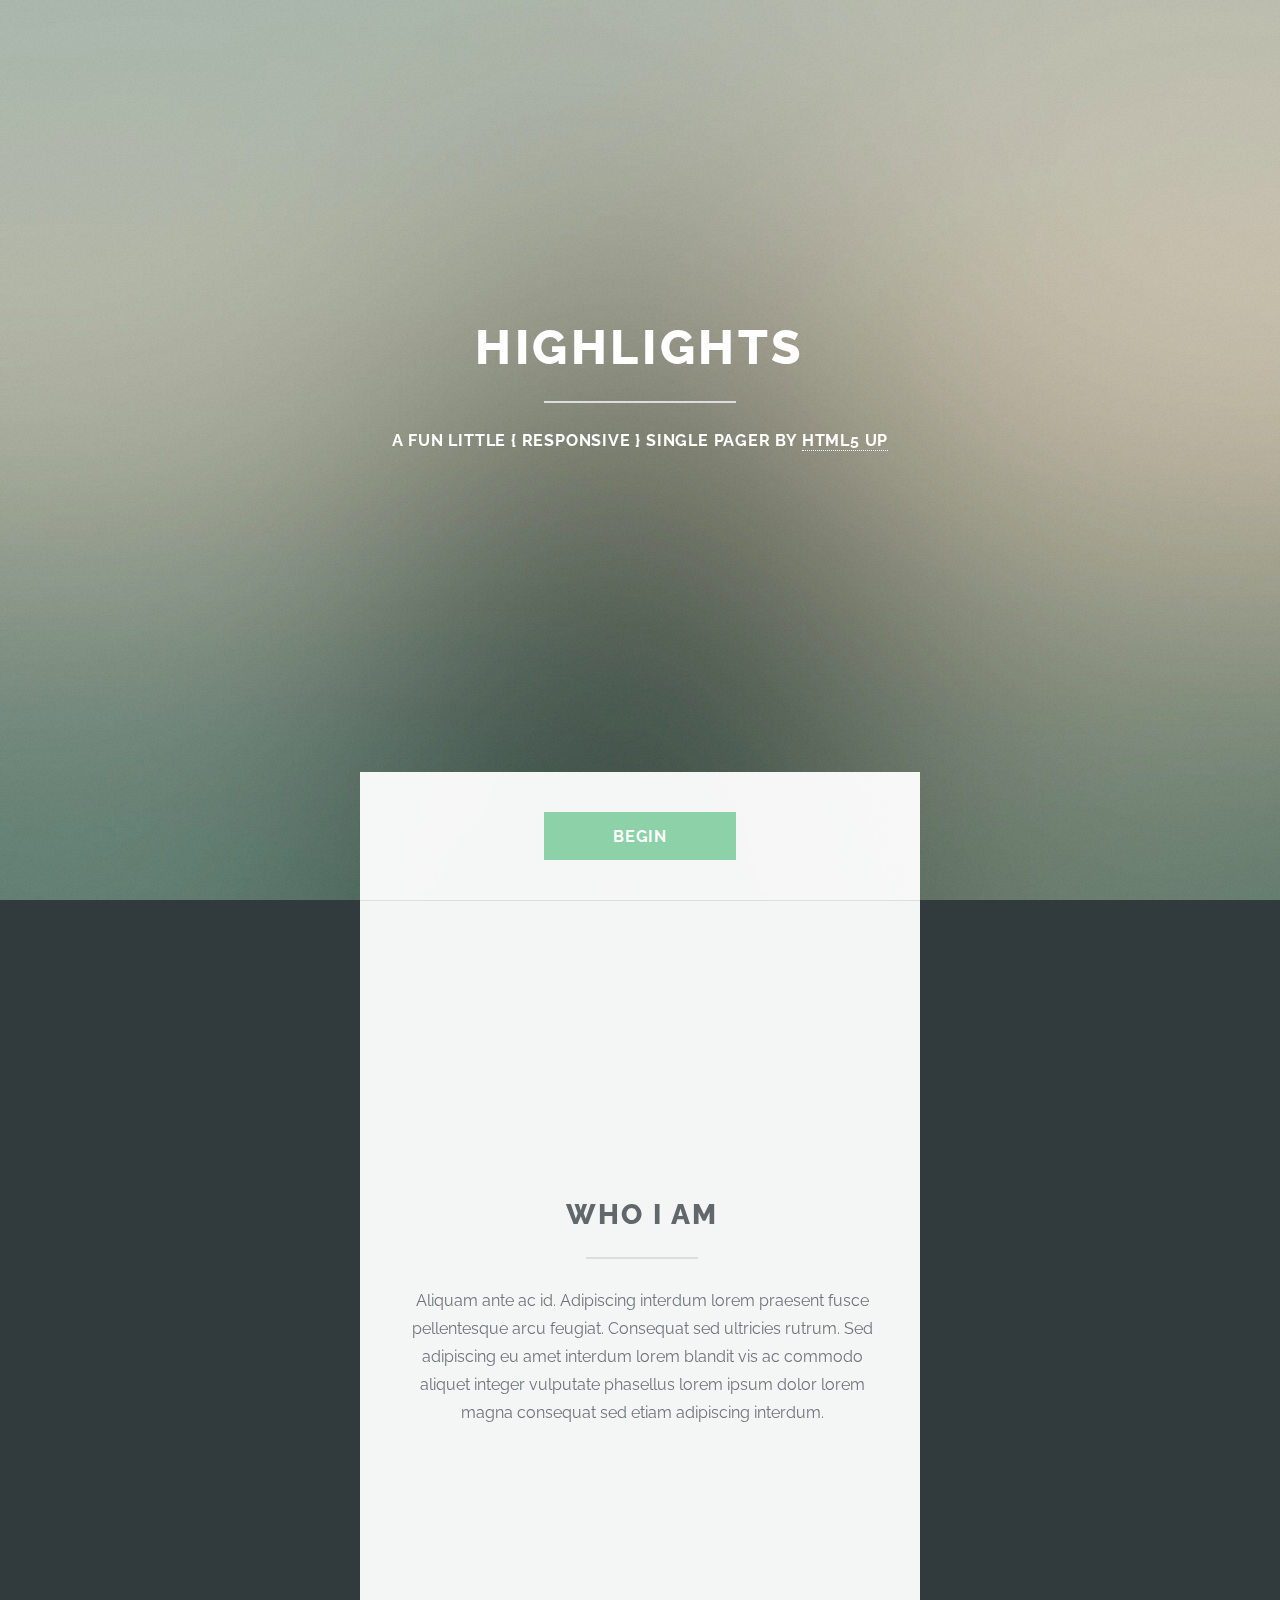
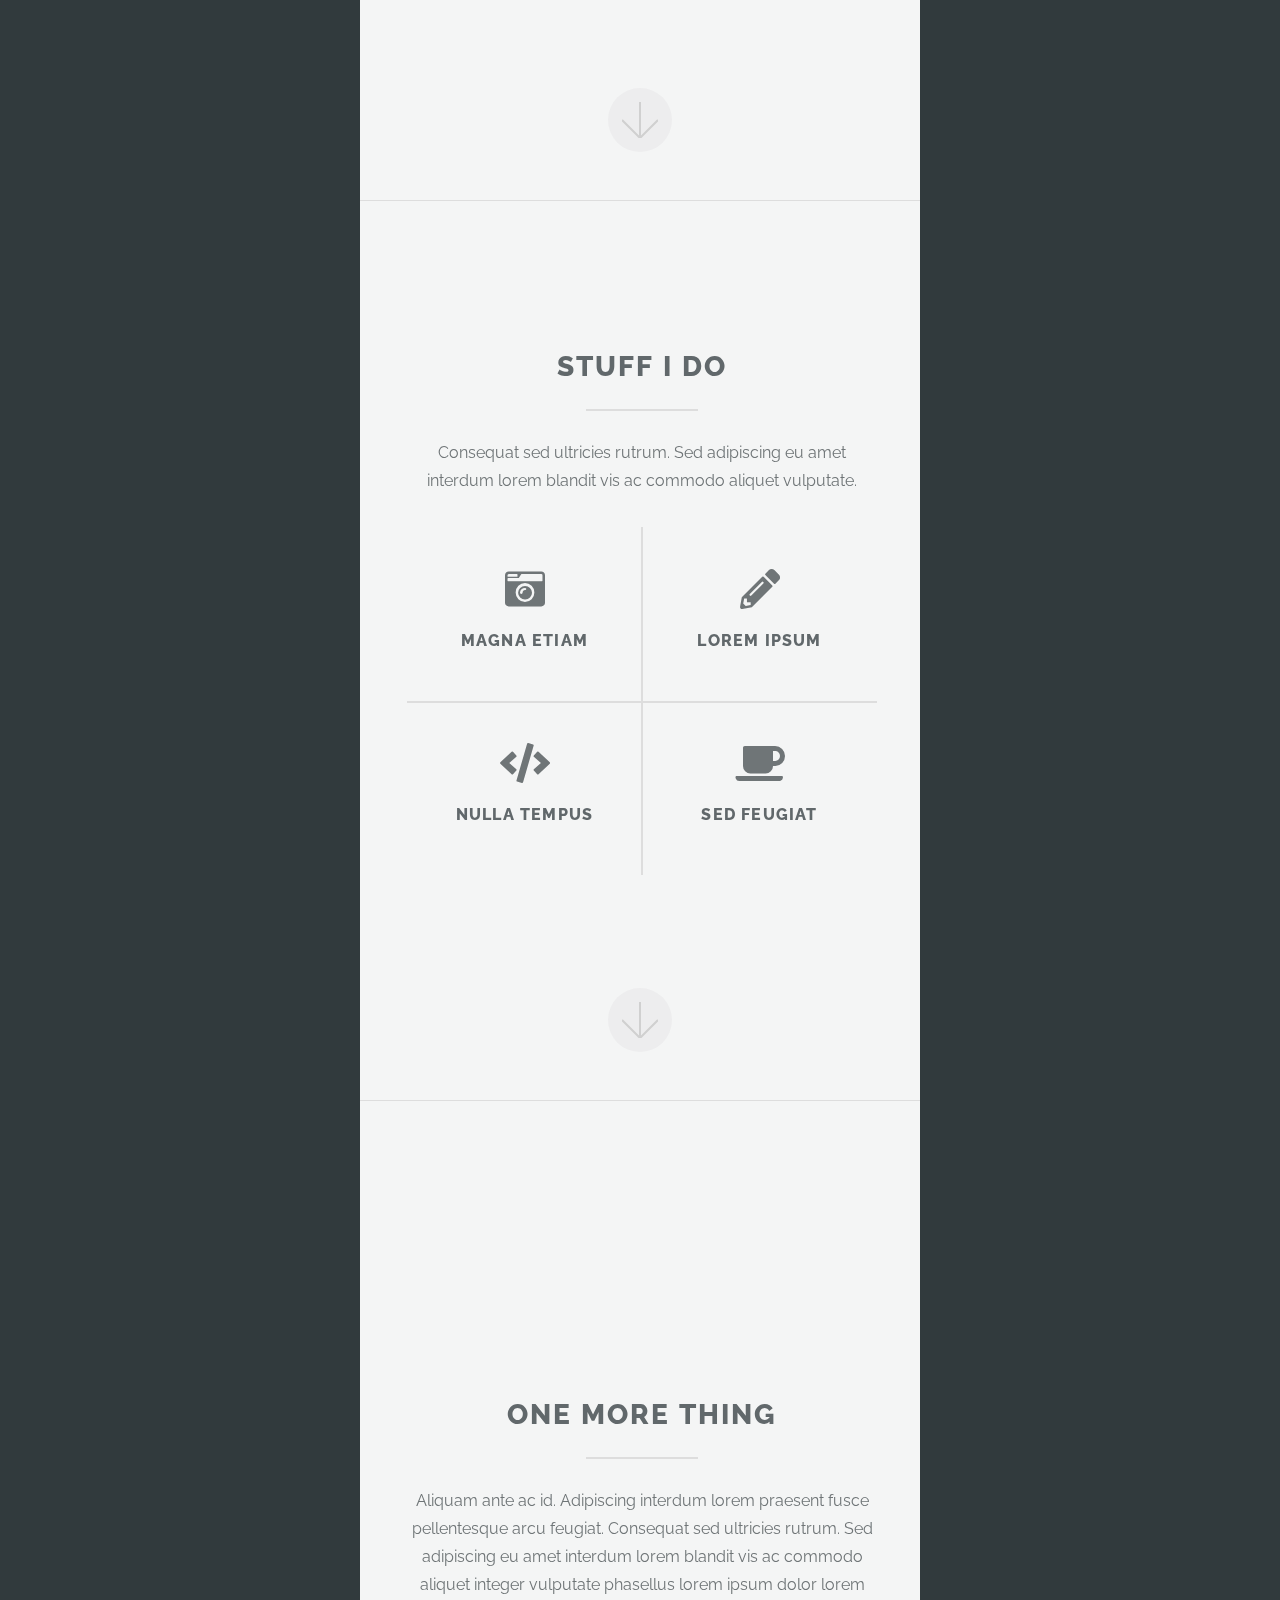
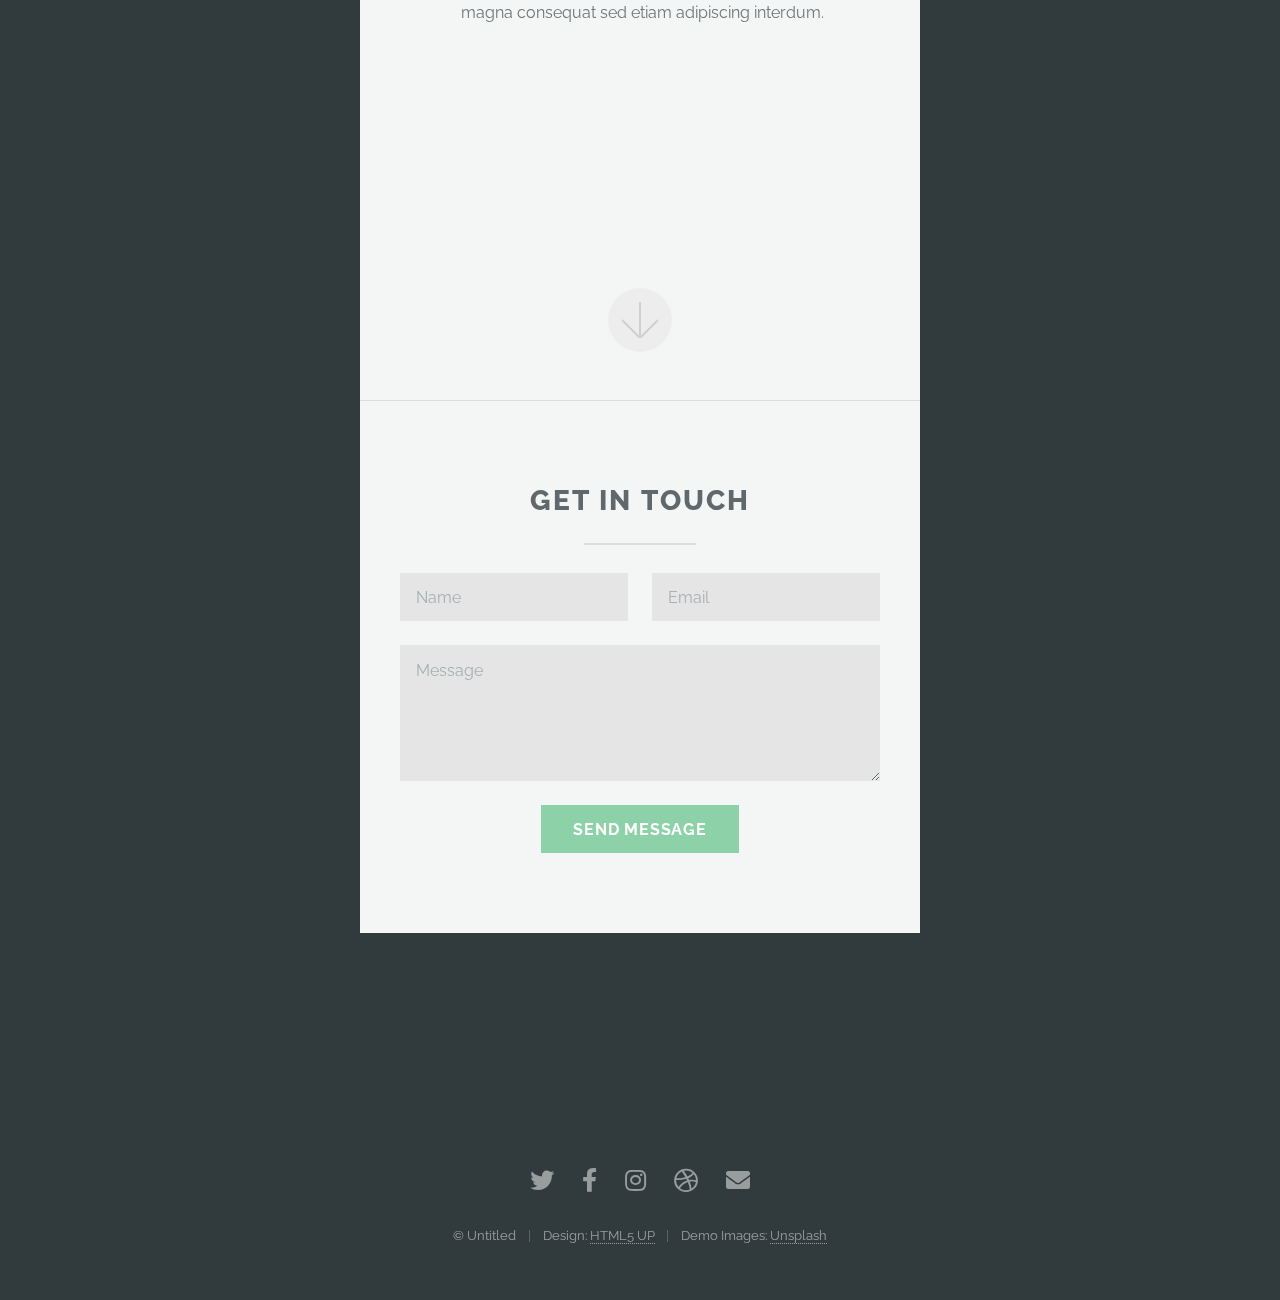
<file: website/Aaki/html5up-highlights/index.html>
<!DOCTYPE HTML>
<!--
	Highlights by HTML5 UP
	html5up.net | @ajlkn
	Free for personal and commercial use under the CCA 3.0 license (html5up.net/license)
-->
<html>
	<head>
		<title>Highlights by HTML5 UP</title>
		<meta charset="utf-8" />
		<meta name="viewport" content="width=device-width, initial-scale=1, user-scalable=no" />
		<link rel="stylesheet" href="assets/css/main.css" />
	</head>
	<body class="is-preload">

		<!-- Header -->
			<section id="header">
				<header class="major">
					<h1>Highlights</h1>
					<p>A fun little { responsive } single pager by <a href="http://html5up.net">HTML5 UP</a></p>
				</header>
				<div class="container">
					<ul class="actions special">
						<li><a href="#one" class="button primary scrolly">Begin</a></li>
					</ul>
				</div>
			</section>

		<!-- One -->
			<section id="one" class="main special">
				<div class="container">
					<span class="image fit primary"><img src="images/pic01.jpg" alt="" /></span>
					<div class="content">
						<header class="major">
							<h2>Who I am</h2>
						</header>
						<p>Aliquam ante ac id. Adipiscing interdum lorem praesent fusce pellentesque arcu feugiat. Consequat sed ultricies rutrum. Sed adipiscing eu amet interdum lorem blandit vis ac commodo aliquet integer vulputate phasellus lorem ipsum dolor lorem magna consequat sed etiam adipiscing interdum.</p>
					</div>
					<a href="#two" class="goto-next scrolly">Next</a>
				</div>
			</section>

		<!-- Two -->
			<section id="two" class="main special">
				<div class="container">
					<span class="image fit primary"><img src="images/pic02.jpg" alt="" /></span>
					<div class="content">
						<header class="major">
							<h2>Stuff I do</h2>
						</header>
						<p>Consequat sed ultricies rutrum. Sed adipiscing eu amet interdum lorem blandit vis ac commodo aliquet vulputate.</p>
						<ul class="icons-grid">
							<li>
								<span class="icon solid major fa-camera-retro"></span>
								<h3>Magna Etiam</h3>
							</li>
							<li>
								<span class="icon solid major fa-pencil-alt"></span>
								<h3>Lorem Ipsum</h3>
							</li>
							<li>
								<span class="icon solid major fa-code"></span>
								<h3>Nulla Tempus</h3>
							</li>
							<li>
								<span class="icon solid major fa-coffee"></span>
								<h3>Sed Feugiat</h3>
							</li>
						</ul>
					</div>
					<a href="#three" class="goto-next scrolly">Next</a>
				</div>
			</section>

		<!-- Three -->
			<section id="three" class="main special">
				<div class="container">
					<span class="image fit primary"><img src="images/pic03.jpg" alt="" /></span>
					<div class="content">
						<header class="major">
							<h2>One more thing</h2>
						</header>
						<p>Aliquam ante ac id. Adipiscing interdum lorem praesent fusce pellentesque arcu feugiat. Consequat sed ultricies rutrum. Sed adipiscing eu amet interdum lorem blandit vis ac commodo aliquet integer vulputate phasellus lorem ipsum dolor lorem magna consequat sed etiam adipiscing interdum.</p>
					</div>
					<a href="#footer" class="goto-next scrolly">Next</a>
				</div>
			</section>

		<!-- Four -->
		<!--
			<section id="four" class="main">
				<div class="container">
					<div class="content">
						<header class="major">
							<h2>Elements</h2>
						</header>
						<section>
							<h4>Text</h4>
							<p>This is <b>bold</b> and this is <strong>strong</strong>. This is <i>italic</i> and this is <em>emphasized</em>.
							This is <sup>superscript</sup> text and this is <sub>subscript</sub> text.
							This is <u>underlined</u> and this is code: <code>for (;;) { ... }</code>. Finally, <a href="#">this is a link</a>.</p>
							<hr />
							<header>
								<h4>Heading with a Subtitle</h4>
								<p>Lorem ipsum dolor sit amet nullam id egestas urna aliquam</p>
							</header>
							<p>Nunc lacinia ante nunc ac lobortis. Interdum adipiscing gravida odio porttitor sem non mi integer non faucibus ornare mi ut ante amet placerat aliquet. Volutpat eu sed ante lacinia sapien lorem accumsan varius montes viverra nibh in adipiscing blandit tempus accumsan.</p>
							<header>
								<h5>Heading with a Subtitle</h5>
								<p>Lorem ipsum dolor sit amet nullam id egestas urna aliquam</p>
							</header>
							<p>Nunc lacinia ante nunc ac lobortis. Interdum adipiscing gravida odio porttitor sem non mi integer non faucibus ornare mi ut ante amet placerat aliquet. Volutpat eu sed ante lacinia sapien lorem accumsan varius montes viverra nibh in adipiscing blandit tempus accumsan.</p>
							<hr />
							<h2>Heading Level 2</h2>
							<h3>Heading Level 3</h3>
							<h4>Heading Level 4</h4>
							<h5>Heading Level 5</h5>
							<h6>Heading Level 6</h6>
							<hr />
							<h5>Blockquote</h5>
							<blockquote>Fringilla nisl. Donec accumsan interdum nisi, quis tincidunt felis sagittis eget tempus euismod. Vestibulum ante ipsum primis in faucibus vestibulum. Blandit adipiscing eu felis iaculis volutpat ac adipiscing accumsan faucibus. Vestibulum ante ipsum primis in faucibus lorem ipsum dolor sit amet nullam adipiscing eu felis.</blockquote>
							<h5>Preformatted</h5>
							<pre><code>i = 0;

while (!deck.isInOrder()) {
  print 'Iteration ' + i;
  deck.shuffle();
  i++;
}

print 'It took ' + i + ' iterations to sort the deck.';</code></pre>
						</section>

						<section>
							<h4>Lists</h4>
							<div class="row">
								<div class="col-6 col-12-medium">
									<h5>Unordered</h5>
									<ul>
										<li>Dolor pulvinar etiam.</li>
										<li>Sagittis adipiscing.</li>
										<li>Felis enim feugiat.</li>
									</ul>
									<h5>Alternate</h5>
									<ul class="alt">
										<li>Dolor pulvinar etiam.</li>
										<li>Sagittis adipiscing.</li>
										<li>Felis enim feugiat.</li>
									</ul>
								</div>
								<div class="col-6 col-12-medium">
									<h5>Ordered</h5>
									<ol>
										<li>Dolor pulvinar etiam.</li>
										<li>Etiam vel felis viverra.</li>
										<li>Felis enim feugiat.</li>
										<li>Dolor pulvinar etiam.</li>
										<li>Etiam vel felis lorem.</li>
										<li>Felis enim et feugiat.</li>
									</ol>
									<h5>Icons</h5>
									<ul class="icons">
										<li><a href="#" class="icon brands fa-twitter"><span class="label">Twitter</span></a></li>
										<li><a href="#" class="icon brands fa-facebook-f"><span class="label">Facebook</span></a></li>
										<li><a href="#" class="icon brands fa-instagram"><span class="label">Instagram</span></a></li>
										<li><a href="#" class="icon brands fa-github"><span class="label">Github</span></a></li>
									</ul>
								</div>
							</div>
							<h5>Actions</h5>
							<ul class="actions">
								<li><a href="#" class="button primary">Default</a></li>
								<li><a href="#" class="button">Default</a></li>
							</ul>
							<ul class="actions small">
								<li><a href="#" class="button primary small">Small</a></li>
								<li><a href="#" class="button small">Small</a></li>
							</ul>
							<div class="row">
								<div class="col-6 col-12-small">
									<ul class="actions stacked">
										<li><a href="#" class="button primary">Default</a></li>
										<li><a href="#" class="button">Default</a></li>
									</ul>
								</div>
								<div class="col-6 col-12-small">
									<ul class="actions stacked">
										<li><a href="#" class="button primary small">Small</a></li>
										<li><a href="#" class="button small">Small</a></li>
									</ul>
								</div>
								<div class="col-6 col-12-small">
									<ul class="actions stacked">
										<li><a href="#" class="button primary fit">Default</a></li>
										<li><a href="#" class="button fit">Default</a></li>
									</ul>
								</div>
								<div class="col-6 col-12-small">
									<ul class="actions stacked">
										<li><a href="#" class="button primary small fit">Small</a></li>
										<li><a href="#" class="button small fit">Small</a></li>
									</ul>
								</div>
							</div>
						</section>

						<section>
							<h4>Table</h4>
							<h5>Default</h5>
							<div class="table-wrapper">
								<table>
									<thead>
										<tr>
											<th>Name</th>
											<th>Description</th>
											<th>Price</th>
										</tr>
									</thead>
									<tbody>
										<tr>
											<td>Item One</td>
											<td>Ante turpis integer aliquet porttitor.</td>
											<td>29.99</td>
										</tr>
										<tr>
											<td>Item Two</td>
											<td>Vis ac commodo adipiscing arcu aliquet.</td>
											<td>19.99</td>
										</tr>
										<tr>
											<td>Item Three</td>
											<td> Morbi faucibus arcu accumsan lorem.</td>
											<td>29.99</td>
										</tr>
										<tr>
											<td>Item Four</td>
											<td>Vitae integer tempus condimentum.</td>
											<td>19.99</td>
										</tr>
										<tr>
											<td>Item Five</td>
											<td>Ante turpis integer aliquet porttitor.</td>
											<td>29.99</td>
										</tr>
									</tbody>
									<tfoot>
										<tr>
											<td colspan="2"></td>
											<td>100.00</td>
										</tr>
									</tfoot>
								</table>
							</div>

							<h5>Alternate</h5>
							<div class="table-wrapper">
								<table class="alt">
									<thead>
										<tr>
											<th>Name</th>
											<th>Description</th>
											<th>Price</th>
										</tr>
									</thead>
									<tbody>
										<tr>
											<td>Item One</td>
											<td>Ante turpis integer aliquet porttitor.</td>
											<td>29.99</td>
										</tr>
										<tr>
											<td>Item Two</td>
											<td>Vis ac commodo adipiscing arcu aliquet.</td>
											<td>19.99</td>
										</tr>
										<tr>
											<td>Item Three</td>
											<td> Morbi faucibus arcu accumsan lorem.</td>
											<td>29.99</td>
										</tr>
										<tr>
											<td>Item Four</td>
											<td>Vitae integer tempus condimentum.</td>
											<td>19.99</td>
										</tr>
										<tr>
											<td>Item Five</td>
											<td>Ante turpis integer aliquet porttitor.</td>
											<td>29.99</td>
										</tr>
									</tbody>
									<tfoot>
										<tr>
											<td colspan="2"></td>
											<td>100.00</td>
										</tr>
									</tfoot>
								</table>
							</div>
						</section>

						<section>
							<h4>Buttons</h4>
							<ul class="actions">
								<li><a href="#" class="button primary">Primary</a></li>
								<li><a href="#" class="button">Default</a></li>
							</ul>
							<ul class="actions">
								<li><a href="#" class="button">Default</a></li>
								<li><a href="#" class="button small">Small</a></li>
							</ul>
							<ul class="actions fit">
								<li><a href="#" class="button primary fit">Fit</a></li>
								<li><a href="#" class="button fit">Fit</a></li>
							</ul>
							<ul class="actions fit small">
								<li><a href="#" class="button primary fit small">Fit + Small</a></li>
								<li><a href="#" class="button fit small">Fit + Small</a></li>
							</ul>
							<ul class="actions">
								<li><a href="#" class="button primary icon solid fa-download">Icon</a></li>
								<li><a href="#" class="button icon solid fa-download">Icon</a></li>
							</ul>
							<ul class="actions">
								<li><span class="button primary disabled">Disabled</span></li>
								<li><span class="button disabled">Disabled</span></li>
							</ul>
						</section>

						<section>
							<h4>Form</h4>
							<form method="post" action="#">
								<div class="row gtr-uniform">
									<div class="col-6 col-12-xsmall">
										<input type="text" name="demo-name" id="demo-name" value="" placeholder="Name" />
									</div>
									<div class="col-6 col-12-xsmall">
										<input type="email" name="demo-email" id="demo-email" value="" placeholder="Email" />
									</div>
									<div class="col-12">
										<select name="demo-category" id="demo-category">
											<option value="">- Category -</option>
											<option value="1">Manufacturing</option>
											<option value="1">Shipping</option>
											<option value="1">Administration</option>
											<option value="1">Human Resources</option>
										</select>
									</div>
									<div class="col-4 col-12-small">
										<input type="radio" id="demo-priority-low" name="demo-priority" checked>
										<label for="demo-priority-low">Low</label>
									</div>
									<div class="col-4 col-12-small">
										<input type="radio" id="demo-priority-normal" name="demo-priority">
										<label for="demo-priority-normal">Normal</label>
									</div>
									<div class="col-4 col-12-small">
										<input type="radio" id="demo-priority-high" name="demo-priority">
										<label for="demo-priority-high">High</label>
									</div>
									<div class="col-6 col-12-small">
										<input type="checkbox" id="demo-copy" name="demo-copy">
										<label for="demo-copy">Email me a copy</label>
									</div>
									<div class="col-6 col-12-small">
										<input type="checkbox" id="demo-human" name="demo-human" checked>
										<label for="demo-human">Not a robot</label>
									</div>
									<div class="col-12">
										<textarea name="demo-message" id="demo-message" placeholder="Enter your message" rows="6"></textarea>
									</div>
									<div class="col-12">
										<ul class="actions">
											<li><input type="submit" value="Send Message" class="primary" /></li>
											<li><input type="reset" value="Reset" /></li>
										</ul>
									</div>
								</div>
							</form>
						</section>

						<section>
							<h4>Image</h4>
							<h5>Fit</h5>
							<div class="box alt">
								<div class="row gtr-uniform gtr-50">
									<div class="col-12"><span class="image fit"><img src="images/pic04.jpg" alt="" /></span></div>
									<div class="col-4"><span class="image fit"><img src="images/pic04.jpg" alt="" /></span></div>
									<div class="col-4"><span class="image fit"><img src="images/pic04.jpg" alt="" /></span></div>
									<div class="col-4"><span class="image fit"><img src="images/pic04.jpg" alt="" /></span></div>
									<div class="col-4"><span class="image fit"><img src="images/pic04.jpg" alt="" /></span></div>
									<div class="col-4"><span class="image fit"><img src="images/pic04.jpg" alt="" /></span></div>
									<div class="col-4"><span class="image fit"><img src="images/pic04.jpg" alt="" /></span></div>
									<div class="col-4"><span class="image fit"><img src="images/pic04.jpg" alt="" /></span></div>
									<div class="col-4"><span class="image fit"><img src="images/pic04.jpg" alt="" /></span></div>
									<div class="col-4"><span class="image fit"><img src="images/pic04.jpg" alt="" /></span></div>
								</div>
							</div>
							<h5>Left &amp; Right</h5>
							<p><span class="image left"><img src="images/pic05.jpg" alt="" /></span>Fringilla nisl. Donec accumsan interdum nisi, quis tincidunt felis sagittis eget. tempus euismod. Vestibulum ante ipsum primis in faucibus vestibulum. Blandit adipiscing eu felis iaculis volutpat ac adipiscing accumsan eu faucibus. Integer ac pellentesque praesent tincidunt felis sagittis eget. tempus euismod. Vestibulum ante ipsum primis in faucibus vestibulum. Blandit adipiscing eu felis iaculis volutpat ac adipiscing accumsan eu faucibus. Integer ac pellentesque praesent. Donec accumsan interdum nisi, quis tincidunt felis sagittis eget. tempus euismod. Vestibulum ante ipsum primis in faucibus vestibulum. Blandit adipiscing eu felis iaculis volutpat ac adipiscing accumsan eu faucibus. Integer ac pellentesque praesent tincidunt felis sagittis eget. tempus euismod. Vestibulum ante ipsum primis in faucibus vestibulum. Blandit adipiscing eu felis iaculis volutpat ac adipiscing accumsan eu faucibus. Integer ac pellentesque praesent.</p>
							<p><span class="image right"><img src="images/pic05.jpg" alt="" /></span>Fringilla nisl. Donec accumsan interdum nisi, quis tincidunt felis sagittis eget. tempus euismod. Vestibulum ante ipsum primis in faucibus vestibulum. Blandit adipiscing eu felis iaculis volutpat ac adipiscing accumsan eu faucibus. Integer ac pellentesque praesent tincidunt felis sagittis eget. tempus euismod. Vestibulum ante ipsum primis in faucibus vestibulum. Blandit adipiscing eu felis iaculis volutpat ac adipiscing accumsan eu faucibus. Integer ac pellentesque praesent. Donec accumsan interdum nisi, quis tincidunt felis sagittis eget. tempus euismod. Vestibulum ante ipsum primis in faucibus vestibulum. Blandit adipiscing eu felis iaculis volutpat ac adipiscing accumsan eu faucibus. Integer ac pellentesque praesent tincidunt felis sagittis eget. tempus euismod. Vestibulum ante ipsum primis in faucibus vestibulum. Blandit adipiscing eu felis iaculis volutpat ac adipiscing accumsan eu faucibus. Integer ac pellentesque praesent.</p>
						</section>

					</div>
					<a href="#footer" class="goto-next scrolly">Next</a>
				</div>
			</section>
		-->

		<!-- Footer -->
			<section id="footer">
				<div class="container">
					<header class="major">
						<h2>Get in touch</h2>
					</header>
					<form method="post" action="#">
						<div class="row gtr-uniform">
							<div class="col-6 col-12-xsmall"><input type="text" name="name" id="name" placeholder="Name" /></div>
							<div class="col-6 col-12-xsmall"><input type="email" name="email" id="email" placeholder="Email" /></div>
							<div class="col-12"><textarea name="message" id="message" placeholder="Message" rows="4"></textarea></div>
							<div class="col-12">
								<ul class="actions special">
									<li><input type="submit" value="Send Message" class="primary" /></li>
								</ul>
							</div>
						</div>
					</form>
				</div>
				<footer>
					<ul class="icons">
						<li><a href="#" class="icon brands alt fa-twitter"><span class="label">Twitter</span></a></li>
						<li><a href="#" class="icon brands alt fa-facebook-f"><span class="label">Facebook</span></a></li>
						<li><a href="#" class="icon brands alt fa-instagram"><span class="label">Instagram</span></a></li>
						<li><a href="#" class="icon brands alt fa-dribbble"><span class="label">Dribbble</span></a></li>
						<li><a href="#" class="icon solid alt fa-envelope"><span class="label">Email</span></a></li>
					</ul>
					<ul class="copyright">
						<li>&copy; Untitled</li><li>Design: <a href="http://html5up.net">HTML5 UP</a></li><li>Demo Images: <a href="http://unsplash.com">Unsplash</a></li>
					</ul>
				</footer>
			</section>

		<!-- Scripts -->
			<script src="assets/js/jquery.min.js"></script>
			<script src="assets/js/jquery.scrollex.min.js"></script>
			<script src="assets/js/jquery.scrolly.min.js"></script>
			<script src="assets/js/browser.min.js"></script>
			<script src="assets/js/breakpoints.min.js"></script>
			<script src="assets/js/util.js"></script>
			<script src="assets/js/main.js"></script>

	</body>
</html>
</file>
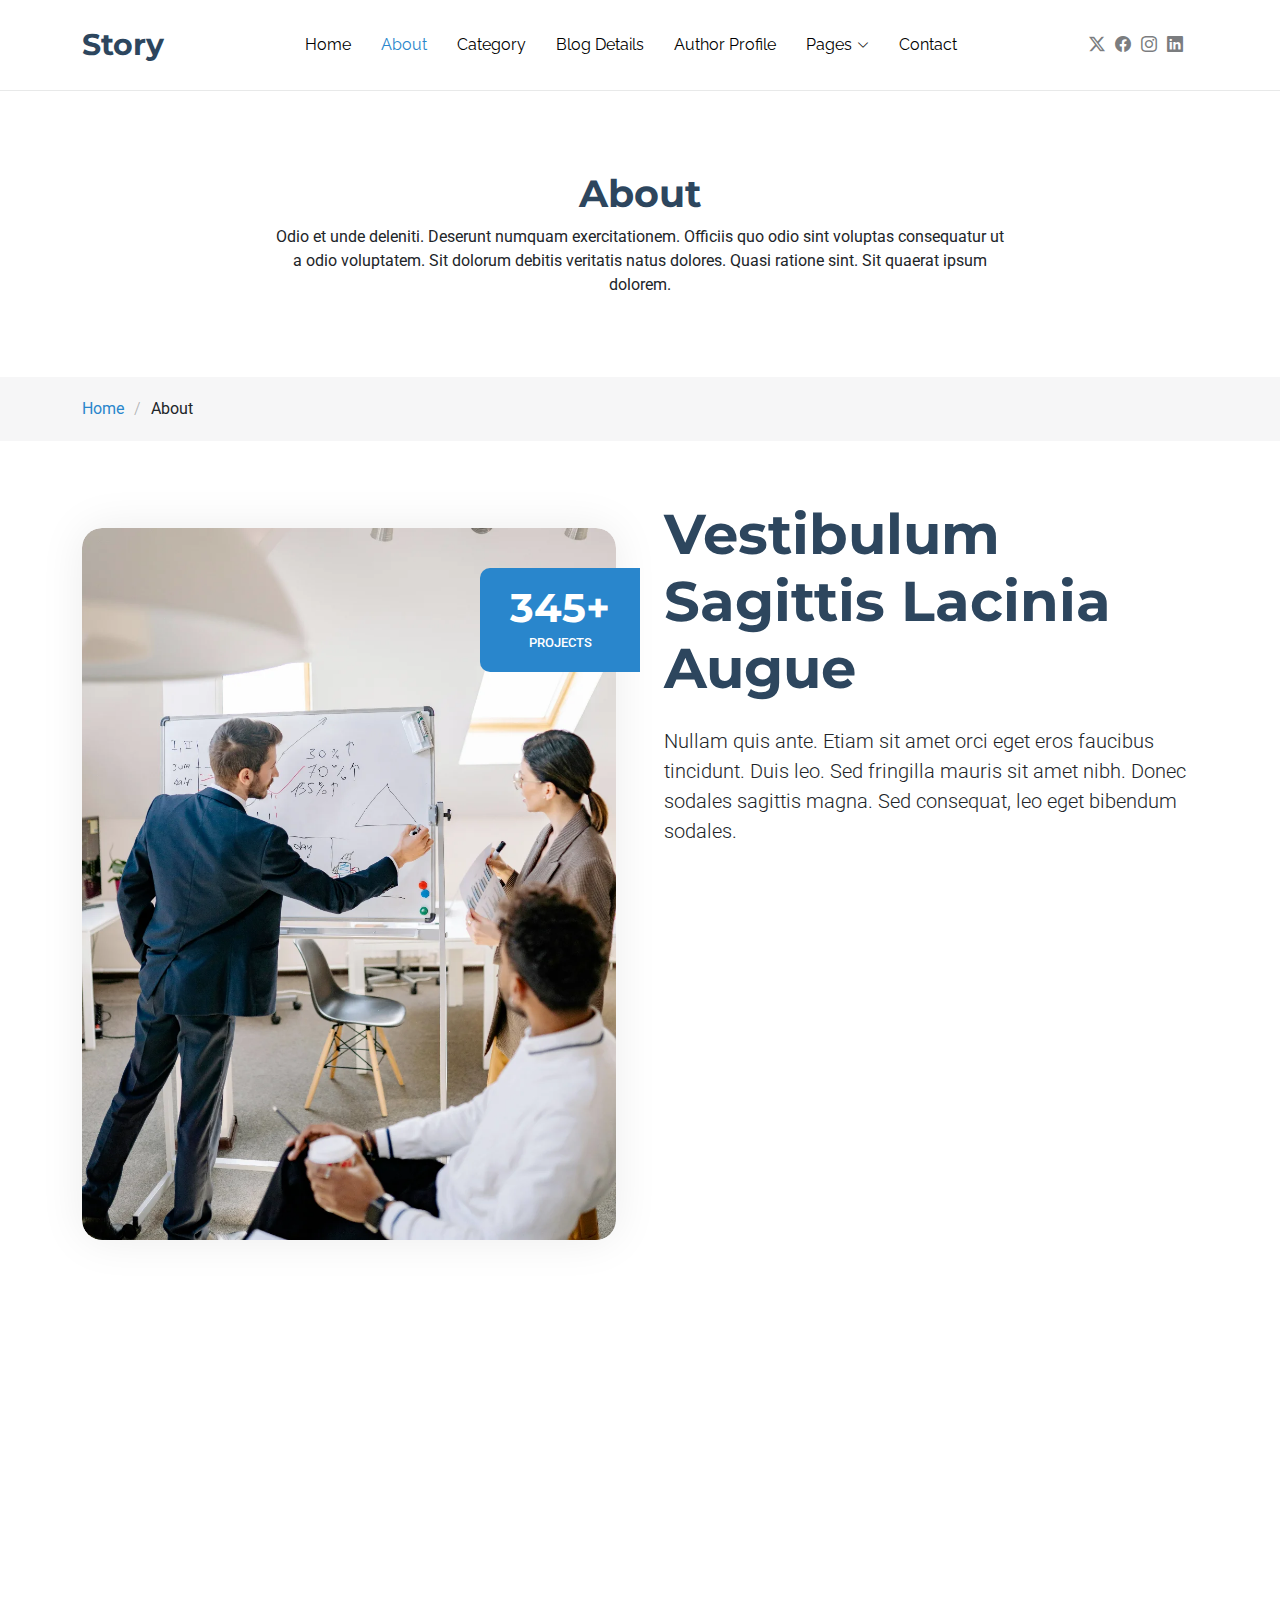
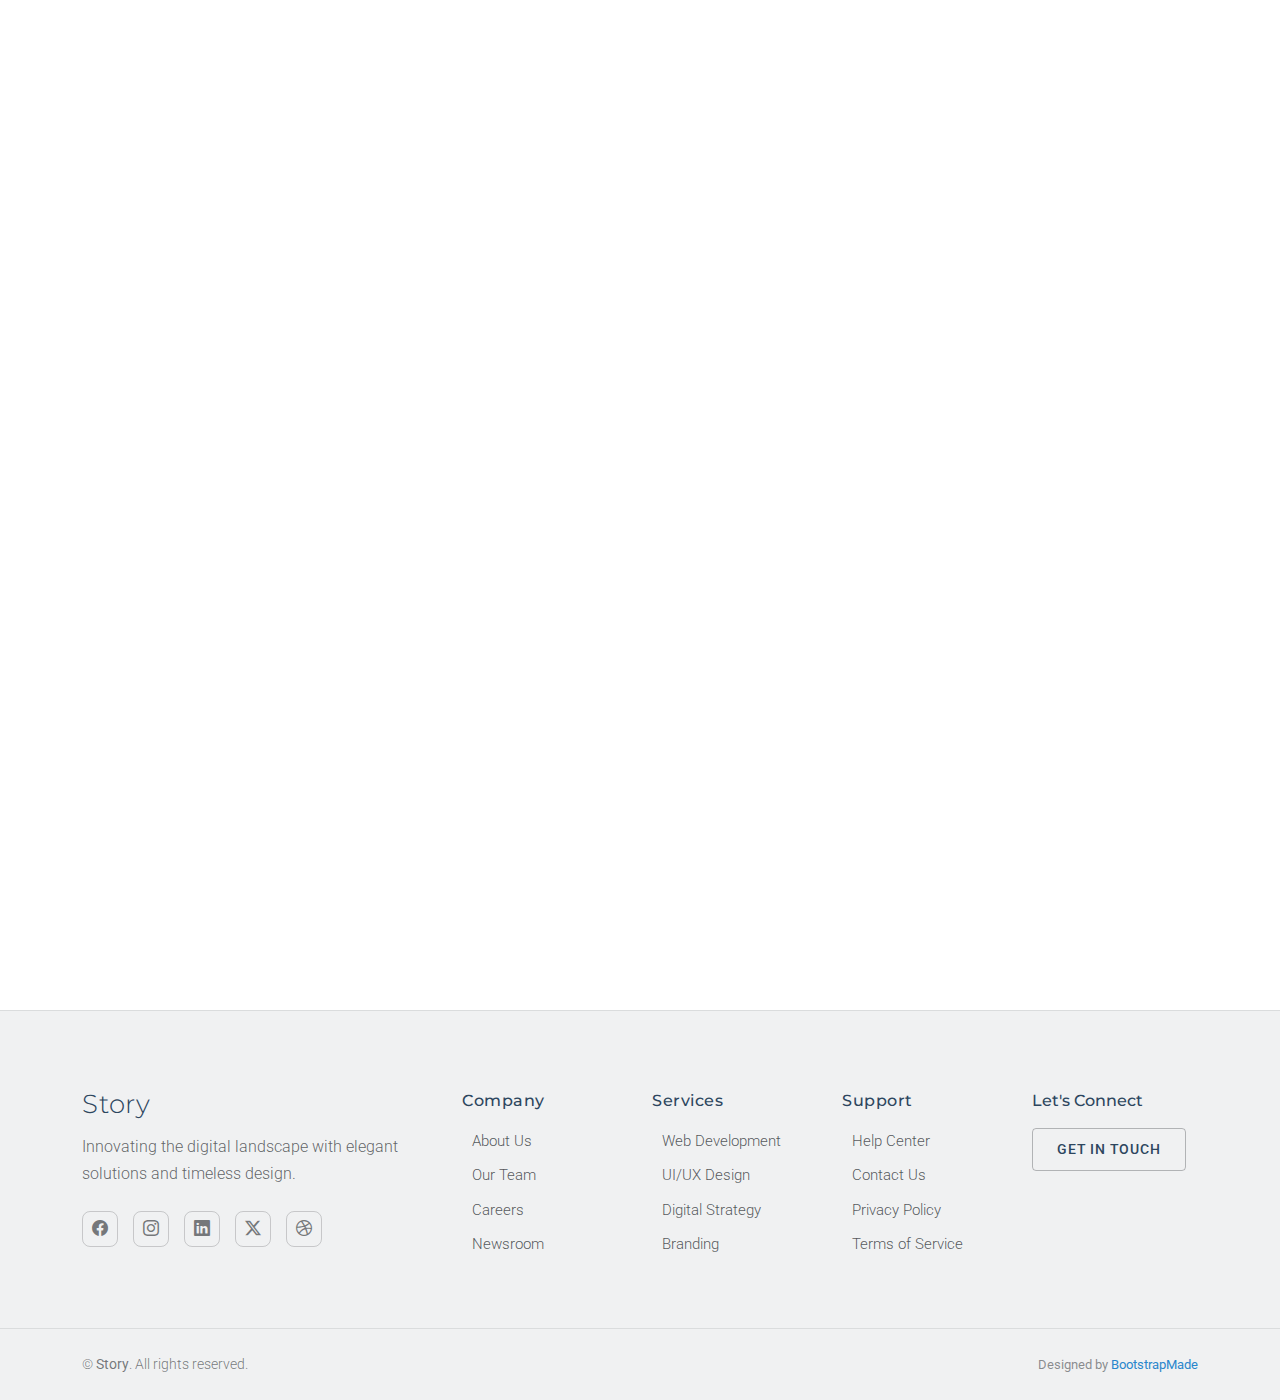
<file: website/about.html>
<!DOCTYPE html>
<html lang="en">

<head>
  <meta charset="utf-8">
  <meta content="width=device-width, initial-scale=1.0" name="viewport">
  <title>About - Story Bootstrap Template</title>
  <meta name="description" content="">
  <meta name="keywords" content="">

  <!-- Favicons -->
  <link href="assets/img/favicon.png" rel="icon">
  <link href="assets/img/apple-touch-icon.png" rel="apple-touch-icon">

  <!-- Fonts -->
  <link href="https://fonts.googleapis.com" rel="preconnect">
  <link href="https://fonts.gstatic.com" rel="preconnect" crossorigin>
  <link href="https://fonts.googleapis.com/css2?family=Roboto:ital,wght@0,100;0,300;0,400;0,500;0,700;0,900;1,100;1,300;1,400;1,500;1,700;1,900&family=Montserrat:ital,wght@0,100;0,200;0,300;0,400;0,500;0,600;0,700;0,800;0,900;1,100;1,200;1,300;1,400;1,500;1,600;1,700;1,800;1,900&family=Raleway:ital,wght@0,100;0,200;0,300;0,400;0,500;0,600;0,700;0,800;0,900;1,100;1,200;1,300;1,400;1,500;1,600;1,700;1,800;1,900&display=swap" rel="stylesheet">

  <!-- Vendor CSS Files -->
  <link href="assets/vendor/bootstrap/css/bootstrap.min.css" rel="stylesheet">
  <link href="assets/vendor/bootstrap-icons/bootstrap-icons.css" rel="stylesheet">
  <link href="assets/vendor/aos/aos.css" rel="stylesheet">
  <link href="assets/vendor/swiper/swiper-bundle.min.css" rel="stylesheet">

  <!-- Main CSS File -->
  <link href="assets/css/main.css" rel="stylesheet">

  <!-- =======================================================
  * Template Name: Story
  * Template URL: https://bootstrapmade.com/story-bootstrap-blog-template/
  * Updated: Aug 11 2025 with Bootstrap v5.3.7
  * Author: BootstrapMade.com
  * License: https://bootstrapmade.com/license/
  ======================================================== -->
</head>

<body class="about-page">

  <header id="header" class="header d-flex align-items-center position-relative">
    <div class="container position-relative d-flex align-items-center justify-content-between">

      <a href="index.html" class="logo d-flex align-items-center me-auto me-xl-0">
        <!-- Uncomment the line below if you also wish to use an image logo -->
        <!-- <img src="assets/img/logo.webp" alt=""> -->
        <h1 class="sitename">Story</h1>
      </a>

      <nav id="navmenu" class="navmenu">
        <ul>
          <li><a href="index.html">Home</a></li>
          <li><a href="about.html" class="active">About</a></li>
          <li><a href="category.html">Category</a></li>
          <li><a href="blog-details.html">Blog Details</a></li>
          <li><a href="author-profile.html">Author Profile</a></li>
          <li class="dropdown"><a href="#"><span>Pages</span> <i class="bi bi-chevron-down toggle-dropdown"></i></a>
            <ul>
              <li><a href="about.html" class="active">About</a></li>
              <li><a href="category.html">Category</a></li>
              <li><a href="blog-details.html">Blog Details</a></li>
              <li><a href="author-profile.html">Author Profile</a></li>
              <li><a href="search-results.html">Search Results</a></li>
              <li><a href="404.html">404 Not Found Page</a></li>

              <li class="dropdown"><a href="#"><span>Deep Dropdown</span> <i class="bi bi-chevron-down toggle-dropdown"></i></a>
                <ul>
                  <li><a href="#">Deep Dropdown 1</a></li>
                  <li><a href="#">Deep Dropdown 2</a></li>
                  <li><a href="#">Deep Dropdown 3</a></li>
                  <li><a href="#">Deep Dropdown 4</a></li>
                  <li><a href="#">Deep Dropdown 5</a></li>
                </ul>
              </li>
            </ul>
          </li>
          <li><a href="contact.html">Contact</a></li>
        </ul>
        <i class="mobile-nav-toggle d-xl-none bi bi-list"></i>
      </nav>

      <div class="header-social-links">
        <a href="#" class="twitter"><i class="bi bi-twitter-x"></i></a>
        <a href="#" class="facebook"><i class="bi bi-facebook"></i></a>
        <a href="#" class="instagram"><i class="bi bi-instagram"></i></a>
        <a href="#" class="linkedin"><i class="bi bi-linkedin"></i></a>
      </div>

    </div>
  </header>

  <main class="main">

    <!-- Page Title -->
    <div class="page-title">
      <div class="heading">
        <div class="container">
          <div class="row d-flex justify-content-center text-center">
            <div class="col-lg-8">
              <h1 class="heading-title">About</h1>
              <p class="mb-0">
                Odio et unde deleniti. Deserunt numquam exercitationem. Officiis quo
                odio sint voluptas consequatur ut a odio voluptatem. Sit dolorum
                debitis veritatis natus dolores. Quasi ratione sint. Sit quaerat
                ipsum dolorem.
              </p>
            </div>
          </div>
        </div>
      </div>
      <nav class="breadcrumbs">
        <div class="container">
          <ol>
            <li><a href="index.html">Home</a></li>
            <li class="current">About</li>
          </ol>
        </div>
      </nav>
    </div><!-- End Page Title -->

    <!-- About Section -->
    <section id="about" class="about section">

      <div class="container" data-aos="fade-up" data-aos-delay="100">

        <div class="row g-5 align-items-center">
          <div class="col-lg-6 position-relative">
            <div class="about-img" data-aos="fade-right">
              <img src="assets/img/about/about-portrait-2.webp" class="img-fluid" alt="">
            </div>
            <div class="experience-badge" data-aos="fade-up">
              <h2>12</h2>
              <p>Years of<br>Experiense</p>
            </div>
            <div class="projects-badge" data-aos="fade-left">
              <h2>345+</h2>
              <p>Projects</p>
            </div>
          </div>

          <div class="col-lg-6" data-aos="fade-left">
            <h2 class="display-4 fw-bold mb-4">Vestibulum Sagittis Lacinia Augue</h2>
            <p class="lead mb-4">Nullam quis ante. Etiam sit amet orci eget eros faucibus tincidunt. Duis leo. Sed fringilla mauris sit amet nibh. Donec sodales sagittis magna. Sed consequat, leo eget bibendum sodales.</p>

            <div class="features">
              <div class="feature-item mb-4" data-aos="fade-up">
                <div class="feature-icon">
                  <i class="bi bi-rocket-takeoff"></i>
                </div>
                <div class="feature-content">
                  <h4>Pellentesque Dapibus</h4>
                  <p>Aenean vulputate eleifend tellus. Aenean leo ligula, porttitor eu, consequat vitae, eleifend ac, enim.</p>
                </div>
              </div>

              <div class="feature-item mb-4" data-aos="fade-up" data-aos-delay="100">
                <div class="feature-icon">
                  <i class="bi bi-globe2"></i>
                </div>
                <div class="feature-content">
                  <h4>Suspendisse Pulvinar</h4>
                  <p>Maecenas tempus, tellus eget condimentum rhoncus, sem quam semper libero, sit amet adipiscing sem.</p>
                </div>
              </div>

              <ul class="check-list" data-aos="fade-up" data-aos-delay="200">
                <li><i class="bi bi-check-circle"></i> Phasellus viverra nulla ut metus varius laoreet quisque rutrum aenean.</li>
                <li><i class="bi bi-check-circle"></i> Etiam ultricies nisi vel augue curabitur ullamcorper ultricies nisi nam.</li>
              </ul>

              <a href="#" class="btn btn-primary btn-lg mt-4" data-aos="fade-up" data-aos-delay="300">Learn More</a>
            </div>
          </div>
        </div>

      </div>

    </section><!-- /About Section -->

    <!-- Team Section -->
    <section id="team" class="team section">

      <!-- Section Title -->
      <div class="container section-title" data-aos="fade-up">
        <span class="description-title">Team</span>
        <h2>Team</h2>
        <p>Necessitatibus eius consequatur ex aliquid fuga eum quidem sint consectetur velit</p>
      </div><!-- End Section Title -->

      <div class="container" data-aos="fade-up" data-aos-delay="100">

        <div class="row g-4">

          <div class="col-lg-4 col-md-6" data-aos="fade-up" data-aos-delay="200">
            <div class="team-member">
              <div class="member-image">
                <img src="assets/img/person/person-f-2.webp" class="img-fluid" alt="" loading="lazy">
                <div class="social-overlay">
                  <div class="social-icons">
                    <a href="#"><i class="bi bi-linkedin"></i></a>
                    <a href="#"><i class="bi bi-twitter-x"></i></a>
                    <a href="#"><i class="bi bi-instagram"></i></a>
                  </div>
                </div>
              </div>
              <div class="member-info">
                <h4>Emma Rodriguez</h4>
                <span>Senior Developer</span>
                <p>Sed do eiusmod tempor incididunt ut labore et dolore magna aliqua. Ut enim ad minim veniam, quis nostrud exercitation.</p>
              </div>
            </div><!-- End Team Member -->
          </div>

          <div class="col-lg-4 col-md-6" data-aos="fade-up" data-aos-delay="300">
            <div class="team-member">
              <div class="member-image">
                <img src="assets/img/person/person-m-7.webp" class="img-fluid" alt="" loading="lazy">
                <div class="social-overlay">
                  <div class="social-icons">
                    <a href="#"><i class="bi bi-linkedin"></i></a>
                    <a href="#"><i class="bi bi-twitter-x"></i></a>
                    <a href="#"><i class="bi bi-instagram"></i></a>
                  </div>
                </div>
              </div>
              <div class="member-info">
                <h4>Michael Torres</h4>
                <span>Creative Director</span>
                <p>Lorem ipsum dolor sit amet consectetur adipiscing elit. Pellentesque habitant morbi tristique senectus et netus.</p>
              </div>
            </div><!-- End Team Member -->
          </div>

          <div class="col-lg-4 col-md-6" data-aos="fade-up" data-aos-delay="400">
            <div class="team-member">
              <div class="member-image">
                <img src="assets/img/person/person-f-11.webp" class="img-fluid" alt="" loading="lazy">
                <div class="social-overlay">
                  <div class="social-icons">
                    <a href="#"><i class="bi bi-linkedin"></i></a>
                    <a href="#"><i class="bi bi-twitter-x"></i></a>
                    <a href="#"><i class="bi bi-instagram"></i></a>
                  </div>
                </div>
              </div>
              <div class="member-info">
                <h4>Sarah Mitchell</h4>
                <span>Project Manager</span>
                <p>Ut enim ad minim veniam quis nostrud exercitation ullamco laboris nisi ut aliquip ex ea commodo consequat.</p>
              </div>
            </div><!-- End Team Member -->
          </div>

          <div class="col-lg-4 col-md-6" data-aos="fade-up" data-aos-delay="200">
            <div class="team-member">
              <div class="member-image">
                <img src="assets/img/person/person-m-14.webp" class="img-fluid" alt="" loading="lazy">
                <div class="social-overlay">
                  <div class="social-icons">
                    <a href="#"><i class="bi bi-linkedin"></i></a>
                    <a href="#"><i class="bi bi-twitter-x"></i></a>
                    <a href="#"><i class="bi bi-instagram"></i></a>
                  </div>
                </div>
              </div>
              <div class="member-info">
                <h4>David Kim</h4>
                <span>Business Analyst</span>
                <p>Duis aute irure dolor in reprehenderit in voluptate velit esse cillum dolore eu fugiat nulla pariatur excepteur.</p>
              </div>
            </div><!-- End Team Member -->
          </div>

          <div class="col-lg-4 col-md-6" data-aos="fade-up" data-aos-delay="300">
            <div class="team-member">
              <div class="member-image">
                <img src="assets/img/person/person-f-13.webp" class="img-fluid" alt="" loading="lazy">
                <div class="social-overlay">
                  <div class="social-icons">
                    <a href="#"><i class="bi bi-linkedin"></i></a>
                    <a href="#"><i class="bi bi-twitter-x"></i></a>
                    <a href="#"><i class="bi bi-instagram"></i></a>
                  </div>
                </div>
              </div>
              <div class="member-info">
                <h4>Lisa Chang</h4>
                <span>Marketing Lead</span>
                <p>Excepteur sint occaecat cupidatat non proident sunt in culpa qui officia deserunt mollit anim id est laborum.</p>
              </div>
            </div><!-- End Team Member -->
          </div>

          <div class="col-lg-4 col-md-6" data-aos="fade-up" data-aos-delay="400">
            <div class="team-member">
              <div class="member-image">
                <img src="assets/img/person/person-m-15.webp" class="img-fluid" alt="" loading="lazy">
                <div class="social-overlay">
                  <div class="social-icons">
                    <a href="#"><i class="bi bi-linkedin"></i></a>
                    <a href="#"><i class="bi bi-twitter-x"></i></a>
                    <a href="#"><i class="bi bi-instagram"></i></a>
                  </div>
                </div>
              </div>
              <div class="member-info">
                <h4>Ryan Cooper</h4>
                <span>Software Engineer</span>
                <p>At vero eos et accusamus et iusto odio dignissimos ducimus qui blanditiis praesentium voluptatum deleniti atque.</p>
              </div>
            </div><!-- End Team Member -->
          </div>

        </div>

      </div>

    </section><!-- /Team Section -->

  </main>

  <footer id="footer" class="footer position-relative light-background">

    <div class="container">
      <div class="row gy-5">

        <div class="col-lg-4">
          <div class="footer-brand">
            <a href="index.html" class="logo d-flex align-items-center mb-3">
              <span class="sitename">Story</span>
            </a>
            <p class="tagline">Innovating the digital landscape with elegant solutions and timeless design.</p>

            <div class="social-links mt-4">
              <a href="#" aria-label="Facebook"><i class="bi bi-facebook"></i></a>
              <a href="#" aria-label="Instagram"><i class="bi bi-instagram"></i></a>
              <a href="#" aria-label="LinkedIn"><i class="bi bi-linkedin"></i></a>
              <a href="#" aria-label="Twitter"><i class="bi bi-twitter-x"></i></a>
              <a href="#" aria-label="Dribbble"><i class="bi bi-dribbble"></i></a>
            </div>
          </div>
        </div>

        <div class="col-lg-6">
          <div class="footer-links-grid">
            <div class="row">
              <div class="col-6 col-md-4">
                <h5>Company</h5>
                <ul class="list-unstyled">
                  <li><a href="#">About Us</a></li>
                  <li><a href="#">Our Team</a></li>
                  <li><a href="#">Careers</a></li>
                  <li><a href="#">Newsroom</a></li>
                </ul>
              </div>
              <div class="col-6 col-md-4">
                <h5>Services</h5>
                <ul class="list-unstyled">
                  <li><a href="#">Web Development</a></li>
                  <li><a href="#">UI/UX Design</a></li>
                  <li><a href="#">Digital Strategy</a></li>
                  <li><a href="#">Branding</a></li>
                </ul>
              </div>
              <div class="col-6 col-md-4">
                <h5>Support</h5>
                <ul class="list-unstyled">
                  <li><a href="#">Help Center</a></li>
                  <li><a href="#">Contact Us</a></li>
                  <li><a href="#">Privacy Policy</a></li>
                  <li><a href="#">Terms of Service</a></li>
                </ul>
              </div>
            </div>
          </div>
        </div>

        <div class="col-lg-2">
          <div class="footer-cta">
            <h5>Let's Connect</h5>
            <a href="contact.html" class="btn btn-outline">Get in Touch</a>
          </div>
        </div>

      </div>
    </div>

    <div class="footer-bottom">
      <div class="container">
        <div class="row">
          <div class="col-12">
            <div class="footer-bottom-content">
              <p class="mb-0">© <strong>Story</strong>. All rights reserved.</p>
              <div class="credits">
                <!-- All the links in the footer should remain intact. -->
                <!-- You can delete the links only if you've purchased the pro version. -->
                <!-- Licensing information: https://bootstrapmade.com/license/ -->
                <!-- Purchase the pro version with working PHP/AJAX contact form: [buy-url] -->
                Designed by <a href="https://bootstrapmade.com/">BootstrapMade</a>
              </div>
            </div>
          </div>
        </div>
      </div>
    </div>

  </footer>

  <!-- Scroll Top -->
  <a href="#" id="scroll-top" class="scroll-top d-flex align-items-center justify-content-center"><i class="bi bi-arrow-up-short"></i></a>

  <!-- Preloader -->
  <div id="preloader"></div>

  <!-- Vendor JS Files -->
  <script src="assets/vendor/bootstrap/js/bootstrap.bundle.min.js"></script>
  <script src="assets/vendor/php-email-form/validate.js"></script>
  <script src="assets/vendor/aos/aos.js"></script>
  <script src="assets/vendor/swiper/swiper-bundle.min.js"></script>
  <script src="assets/vendor/purecounter/purecounter_vanilla.js"></script>

  <!-- Main JS File -->
  <script src="assets/js/main.js"></script>

</body>

</html>
</file>
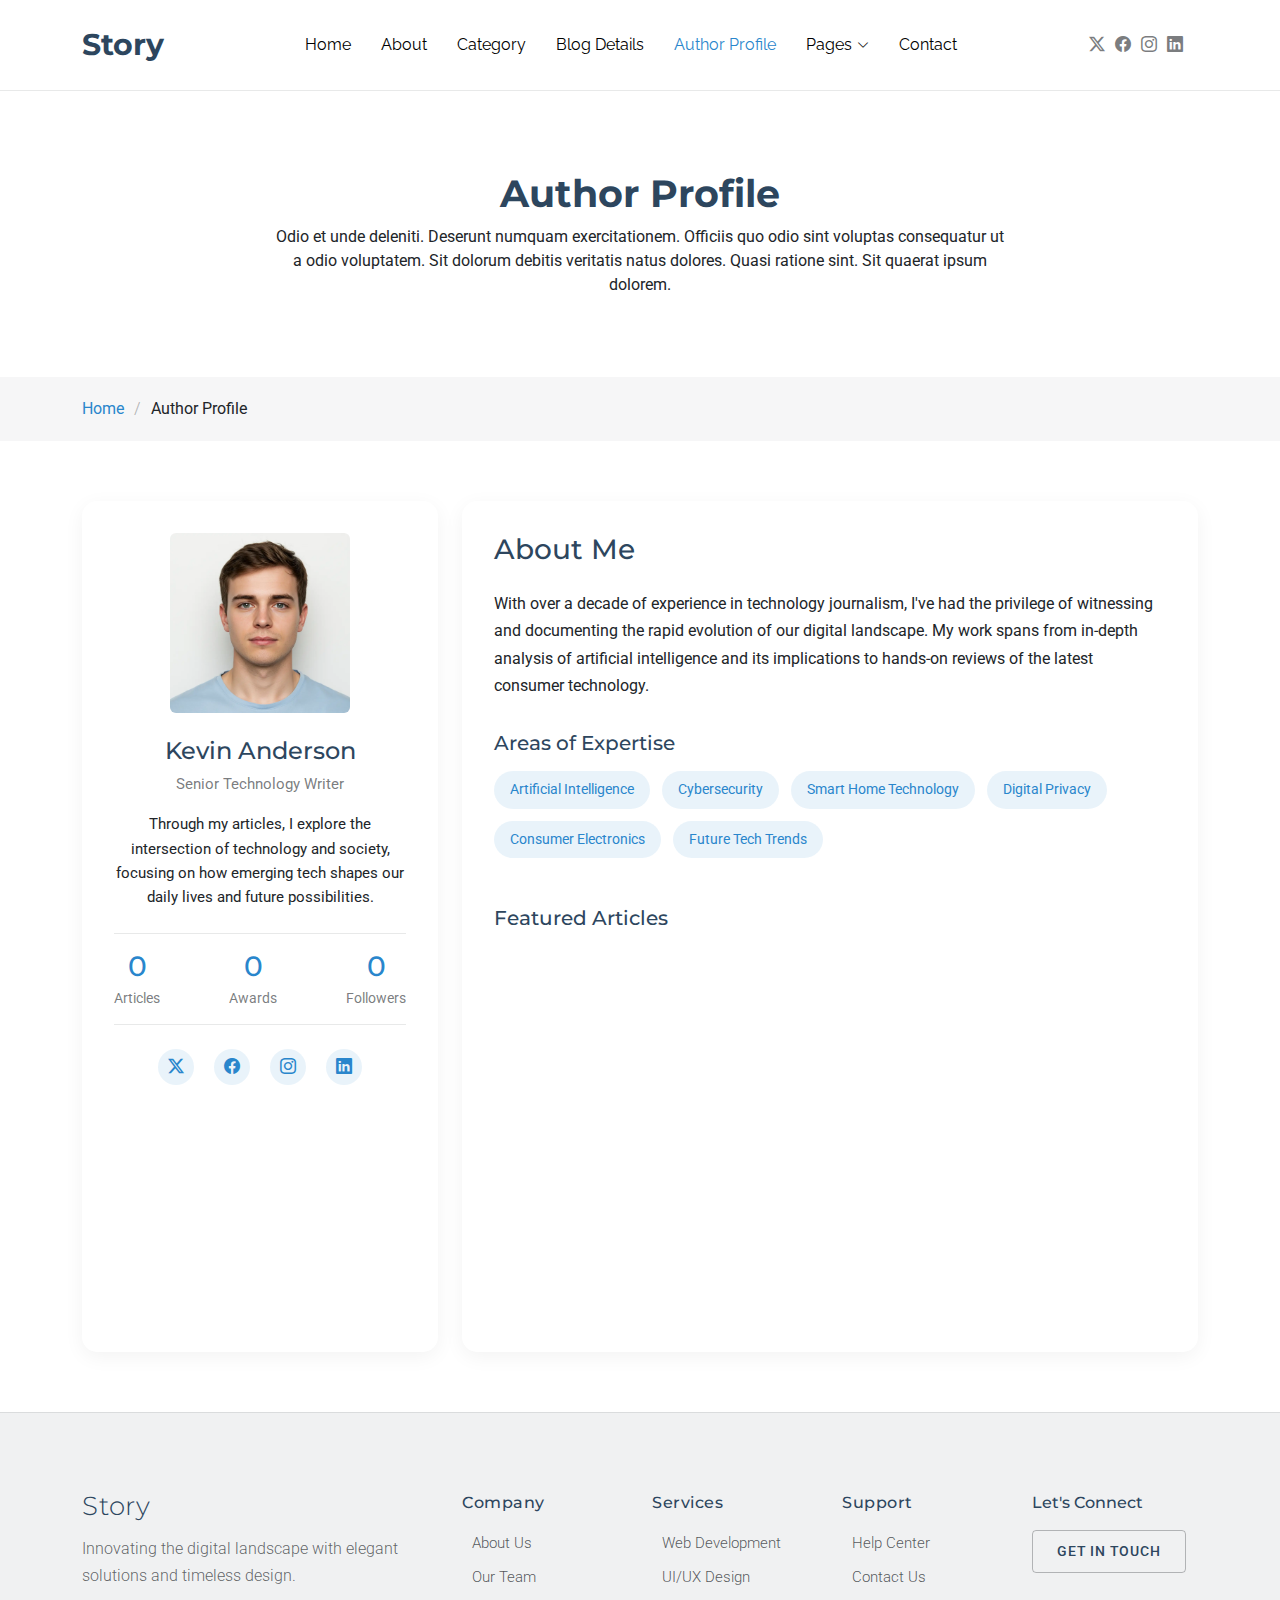
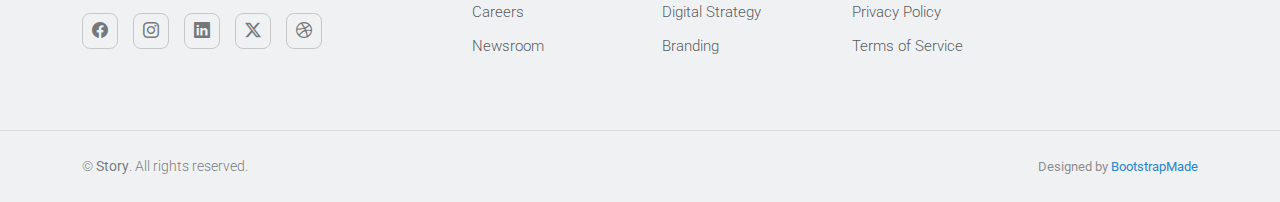
<file: website/author-profile.html>
<!DOCTYPE html>
<html lang="en">

<head>
  <meta charset="utf-8">
  <meta content="width=device-width, initial-scale=1.0" name="viewport">
  <title>Author Profile - Story Bootstrap Template</title>
  <meta name="description" content="">
  <meta name="keywords" content="">

  <!-- Favicons -->
  <link href="assets/img/favicon.png" rel="icon">
  <link href="assets/img/apple-touch-icon.png" rel="apple-touch-icon">

  <!-- Fonts -->
  <link href="https://fonts.googleapis.com" rel="preconnect">
  <link href="https://fonts.gstatic.com" rel="preconnect" crossorigin>
  <link href="https://fonts.googleapis.com/css2?family=Roboto:ital,wght@0,100;0,300;0,400;0,500;0,700;0,900;1,100;1,300;1,400;1,500;1,700;1,900&family=Montserrat:ital,wght@0,100;0,200;0,300;0,400;0,500;0,600;0,700;0,800;0,900;1,100;1,200;1,300;1,400;1,500;1,600;1,700;1,800;1,900&family=Raleway:ital,wght@0,100;0,200;0,300;0,400;0,500;0,600;0,700;0,800;0,900;1,100;1,200;1,300;1,400;1,500;1,600;1,700;1,800;1,900&display=swap" rel="stylesheet">

  <!-- Vendor CSS Files -->
  <link href="assets/vendor/bootstrap/css/bootstrap.min.css" rel="stylesheet">
  <link href="assets/vendor/bootstrap-icons/bootstrap-icons.css" rel="stylesheet">
  <link href="assets/vendor/aos/aos.css" rel="stylesheet">
  <link href="assets/vendor/swiper/swiper-bundle.min.css" rel="stylesheet">

  <!-- Main CSS File -->
  <link href="assets/css/main.css" rel="stylesheet">

  <!-- =======================================================
  * Template Name: Story
  * Template URL: https://bootstrapmade.com/story-bootstrap-blog-template/
  * Updated: Aug 11 2025 with Bootstrap v5.3.7
  * Author: BootstrapMade.com
  * License: https://bootstrapmade.com/license/
  ======================================================== -->
</head>

<body class="author-profile-page">

  <header id="header" class="header d-flex align-items-center position-relative">
    <div class="container position-relative d-flex align-items-center justify-content-between">

      <a href="index.html" class="logo d-flex align-items-center me-auto me-xl-0">
        <!-- Uncomment the line below if you also wish to use an image logo -->
        <!-- <img src="assets/img/logo.webp" alt=""> -->
        <h1 class="sitename">Story</h1>
      </a>

      <nav id="navmenu" class="navmenu">
        <ul>
          <li><a href="index.html">Home</a></li>
          <li><a href="about.html">About</a></li>
          <li><a href="category.html">Category</a></li>
          <li><a href="blog-details.html">Blog Details</a></li>
          <li><a href="author-profile.html" class="active">Author Profile</a></li>
          <li class="dropdown"><a href="#"><span>Pages</span> <i class="bi bi-chevron-down toggle-dropdown"></i></a>
            <ul>
              <li><a href="about.html">About</a></li>
              <li><a href="category.html">Category</a></li>
              <li><a href="blog-details.html">Blog Details</a></li>
              <li><a href="author-profile.html" class="active">Author Profile</a></li>
              <li><a href="search-results.html">Search Results</a></li>
              <li><a href="404.html">404 Not Found Page</a></li>

              <li class="dropdown"><a href="#"><span>Deep Dropdown</span> <i class="bi bi-chevron-down toggle-dropdown"></i></a>
                <ul>
                  <li><a href="#">Deep Dropdown 1</a></li>
                  <li><a href="#">Deep Dropdown 2</a></li>
                  <li><a href="#">Deep Dropdown 3</a></li>
                  <li><a href="#">Deep Dropdown 4</a></li>
                  <li><a href="#">Deep Dropdown 5</a></li>
                </ul>
              </li>
            </ul>
          </li>
          <li><a href="contact.html">Contact</a></li>
        </ul>
        <i class="mobile-nav-toggle d-xl-none bi bi-list"></i>
      </nav>

      <div class="header-social-links">
        <a href="#" class="twitter"><i class="bi bi-twitter-x"></i></a>
        <a href="#" class="facebook"><i class="bi bi-facebook"></i></a>
        <a href="#" class="instagram"><i class="bi bi-instagram"></i></a>
        <a href="#" class="linkedin"><i class="bi bi-linkedin"></i></a>
      </div>

    </div>
  </header>

  <main class="main">

    <!-- Page Title -->
    <div class="page-title">
      <div class="heading">
        <div class="container">
          <div class="row d-flex justify-content-center text-center">
            <div class="col-lg-8">
              <h1 class="heading-title">Author Profile</h1>
              <p class="mb-0">
                Odio et unde deleniti. Deserunt numquam exercitationem. Officiis quo
                odio sint voluptas consequatur ut a odio voluptatem. Sit dolorum
                debitis veritatis natus dolores. Quasi ratione sint. Sit quaerat
                ipsum dolorem.
              </p>
            </div>
          </div>
        </div>
      </div>
      <nav class="breadcrumbs">
        <div class="container">
          <ol>
            <li><a href="index.html">Home</a></li>
            <li class="current">Author Profile</li>
          </ol>
        </div>
      </nav>
    </div><!-- End Page Title -->

    <!-- Author Profile Section -->
    <section id="author-profile" class="author-profile section">

      <div class="container" data-aos="fade-up" data-aos-delay="100">

        <div class="author-profile-1">

          <div class="row">
            <!-- Author Info -->
            <div class="col-lg-4 mb-4 mb-lg-0">
              <div class="author-card" data-aos="fade-up">
                <div class="author-image">
                  <img src="assets/img/person/person-m-5.webp" alt="Author" class="img-fluid rounded">
                </div>

                <div class="author-info">
                  <h2>Kevin Anderson</h2>
                  <p class="designation">Senior Technology Writer</p>

                  <div class="author-bio">
                    Through my articles, I explore the intersection of technology and society, focusing on how emerging tech shapes our daily lives and future possibilities.
                  </div>

                  <div class="author-stats d-flex justify-content-between text-center my-4">
                    <div class="stat-item">
                      <h4 data-purecounter-start="0" data-purecounter-end="147" data-purecounter-duration="1" class="purecounter"></h4>
                      <p>Articles</p>
                    </div>
                    <div class="stat-item">
                      <h4 data-purecounter-start="0" data-purecounter-end="13" data-purecounter-duration="1" class="purecounter"></h4>
                      <p>Awards</p>
                    </div>
                    <div class="stat-item">
                      <h4 data-purecounter-start="0" data-purecounter-end="25" data-purecounter-duration="1" class="purecounter">K</h4>
                      <p>Followers</p>
                    </div>
                  </div>

                  <div class="social-links">
                    <a href="#" class="twitter"><i class="bi bi-twitter-x"></i></a>
                    <a href="#" class="facebook"><i class="bi bi-facebook"></i></a>
                    <a href="#" class="instagram"><i class="bi bi-instagram"></i></a>
                    <a href="#" class="linkedin"><i class="bi bi-linkedin"></i></a>
                  </div>
                </div>
              </div>
            </div>

            <!-- Author Content -->
            <div class="col-lg-8">
              <div class="author-content" data-aos="fade-up" data-aos-delay="200">
                <div class="content-header">
                  <h3>About Me</h3>
                </div>
                <div class="content-body">
                  <p>With over a decade of experience in technology journalism, I've had the privilege of witnessing and documenting the rapid evolution of our digital landscape. My work spans from in-depth analysis of artificial intelligence and its implications to hands-on reviews of the latest consumer technology.</p>

                  <div class="expertise-areas">
                    <h4>Areas of Expertise</h4>
                    <div class="tags">
                      <span>Artificial Intelligence</span>
                      <span>Cybersecurity</span>
                      <span>Smart Home Technology</span>
                      <span>Digital Privacy</span>
                      <span>Consumer Electronics</span>
                      <span>Future Tech Trends</span>
                    </div>
                  </div>

                  <div class="featured-articles mt-5">
                    <h4>Featured Articles</h4>
                    <div class="row g-4">
                      <div class="col-md-6" data-aos="fade-up" data-aos-delay="300">
                        <article class="article-card">
                          <div class="article-img">
                            <img src="assets/img/blog/blog-post-1.webp" alt="Article" class="img-fluid">
                          </div>
                          <div class="article-details">
                            <div class="post-category">Technology</div>
                            <h5><a href="#">The Future of AI in Everyday Computing</a></h5>
                            <div class="post-meta">
                              <span><i class="bi bi-clock"></i> Jan 15, 2024</span>
                              <span><i class="bi bi-chat-dots"></i> 24 Comments</span>
                            </div>
                          </div>
                        </article>
                      </div>

                      <div class="col-md-6" data-aos="fade-up" data-aos-delay="400">
                        <article class="article-card">
                          <div class="article-img">
                            <img src="assets/img/blog/blog-post-2.webp" alt="Article" class="img-fluid">
                          </div>
                          <div class="article-details">
                            <div class="post-category">Privacy</div>
                            <h5><a href="#">Understanding Digital Privacy in 2024</a></h5>
                            <div class="post-meta">
                              <span><i class="bi bi-clock"></i> Feb 3, 2024</span>
                              <span><i class="bi bi-chat-dots"></i> 18 Comments</span>
                            </div>
                          </div>
                        </article>
                      </div>
                    </div>
                  </div>
                </div>
              </div>
            </div>

          </div>

        </div>

      </div>

    </section><!-- /Author Profile Section -->

  </main>

  <footer id="footer" class="footer position-relative light-background">

    <div class="container">
      <div class="row gy-5">

        <div class="col-lg-4">
          <div class="footer-brand">
            <a href="index.html" class="logo d-flex align-items-center mb-3">
              <span class="sitename">Story</span>
            </a>
            <p class="tagline">Innovating the digital landscape with elegant solutions and timeless design.</p>

            <div class="social-links mt-4">
              <a href="#" aria-label="Facebook"><i class="bi bi-facebook"></i></a>
              <a href="#" aria-label="Instagram"><i class="bi bi-instagram"></i></a>
              <a href="#" aria-label="LinkedIn"><i class="bi bi-linkedin"></i></a>
              <a href="#" aria-label="Twitter"><i class="bi bi-twitter-x"></i></a>
              <a href="#" aria-label="Dribbble"><i class="bi bi-dribbble"></i></a>
            </div>
          </div>
        </div>

        <div class="col-lg-6">
          <div class="footer-links-grid">
            <div class="row">
              <div class="col-6 col-md-4">
                <h5>Company</h5>
                <ul class="list-unstyled">
                  <li><a href="#">About Us</a></li>
                  <li><a href="#">Our Team</a></li>
                  <li><a href="#">Careers</a></li>
                  <li><a href="#">Newsroom</a></li>
                </ul>
              </div>
              <div class="col-6 col-md-4">
                <h5>Services</h5>
                <ul class="list-unstyled">
                  <li><a href="#">Web Development</a></li>
                  <li><a href="#">UI/UX Design</a></li>
                  <li><a href="#">Digital Strategy</a></li>
                  <li><a href="#">Branding</a></li>
                </ul>
              </div>
              <div class="col-6 col-md-4">
                <h5>Support</h5>
                <ul class="list-unstyled">
                  <li><a href="#">Help Center</a></li>
                  <li><a href="#">Contact Us</a></li>
                  <li><a href="#">Privacy Policy</a></li>
                  <li><a href="#">Terms of Service</a></li>
                </ul>
              </div>
            </div>
          </div>
        </div>

        <div class="col-lg-2">
          <div class="footer-cta">
            <h5>Let's Connect</h5>
            <a href="contact.html" class="btn btn-outline">Get in Touch</a>
          </div>
        </div>

      </div>
    </div>

    <div class="footer-bottom">
      <div class="container">
        <div class="row">
          <div class="col-12">
            <div class="footer-bottom-content">
              <p class="mb-0">© <strong>Story</strong>. All rights reserved.</p>
              <div class="credits">
                <!-- All the links in the footer should remain intact. -->
                <!-- You can delete the links only if you've purchased the pro version. -->
                <!-- Licensing information: https://bootstrapmade.com/license/ -->
                <!-- Purchase the pro version with working PHP/AJAX contact form: [buy-url] -->
                Designed by <a href="https://bootstrapmade.com/">BootstrapMade</a>
              </div>
            </div>
          </div>
        </div>
      </div>
    </div>

  </footer>

  <!-- Scroll Top -->
  <a href="#" id="scroll-top" class="scroll-top d-flex align-items-center justify-content-center"><i class="bi bi-arrow-up-short"></i></a>

  <!-- Preloader -->
  <div id="preloader"></div>

  <!-- Vendor JS Files -->
  <script src="assets/vendor/bootstrap/js/bootstrap.bundle.min.js"></script>
  <script src="assets/vendor/php-email-form/validate.js"></script>
  <script src="assets/vendor/aos/aos.js"></script>
  <script src="assets/vendor/swiper/swiper-bundle.min.js"></script>
  <script src="assets/vendor/purecounter/purecounter_vanilla.js"></script>

  <!-- Main JS File -->
  <script src="assets/js/main.js"></script>

</body>

</html>
</file>
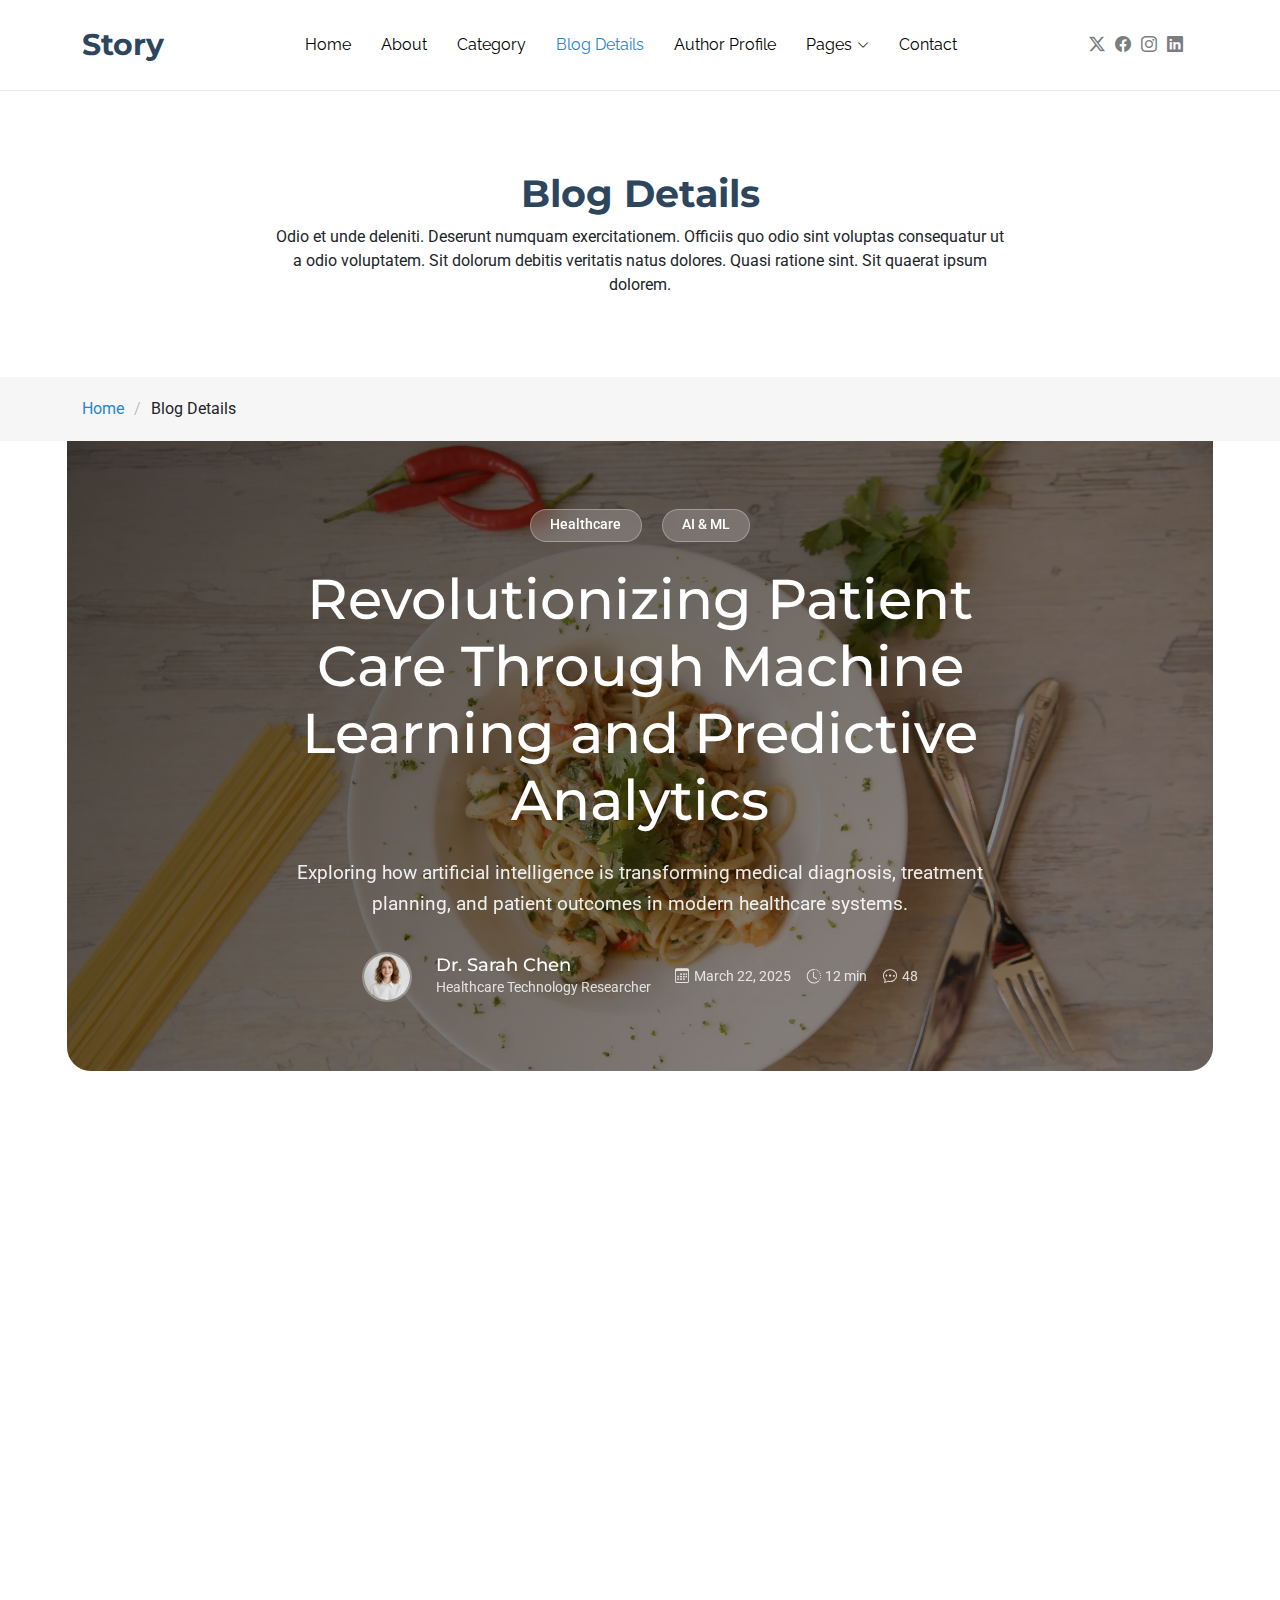
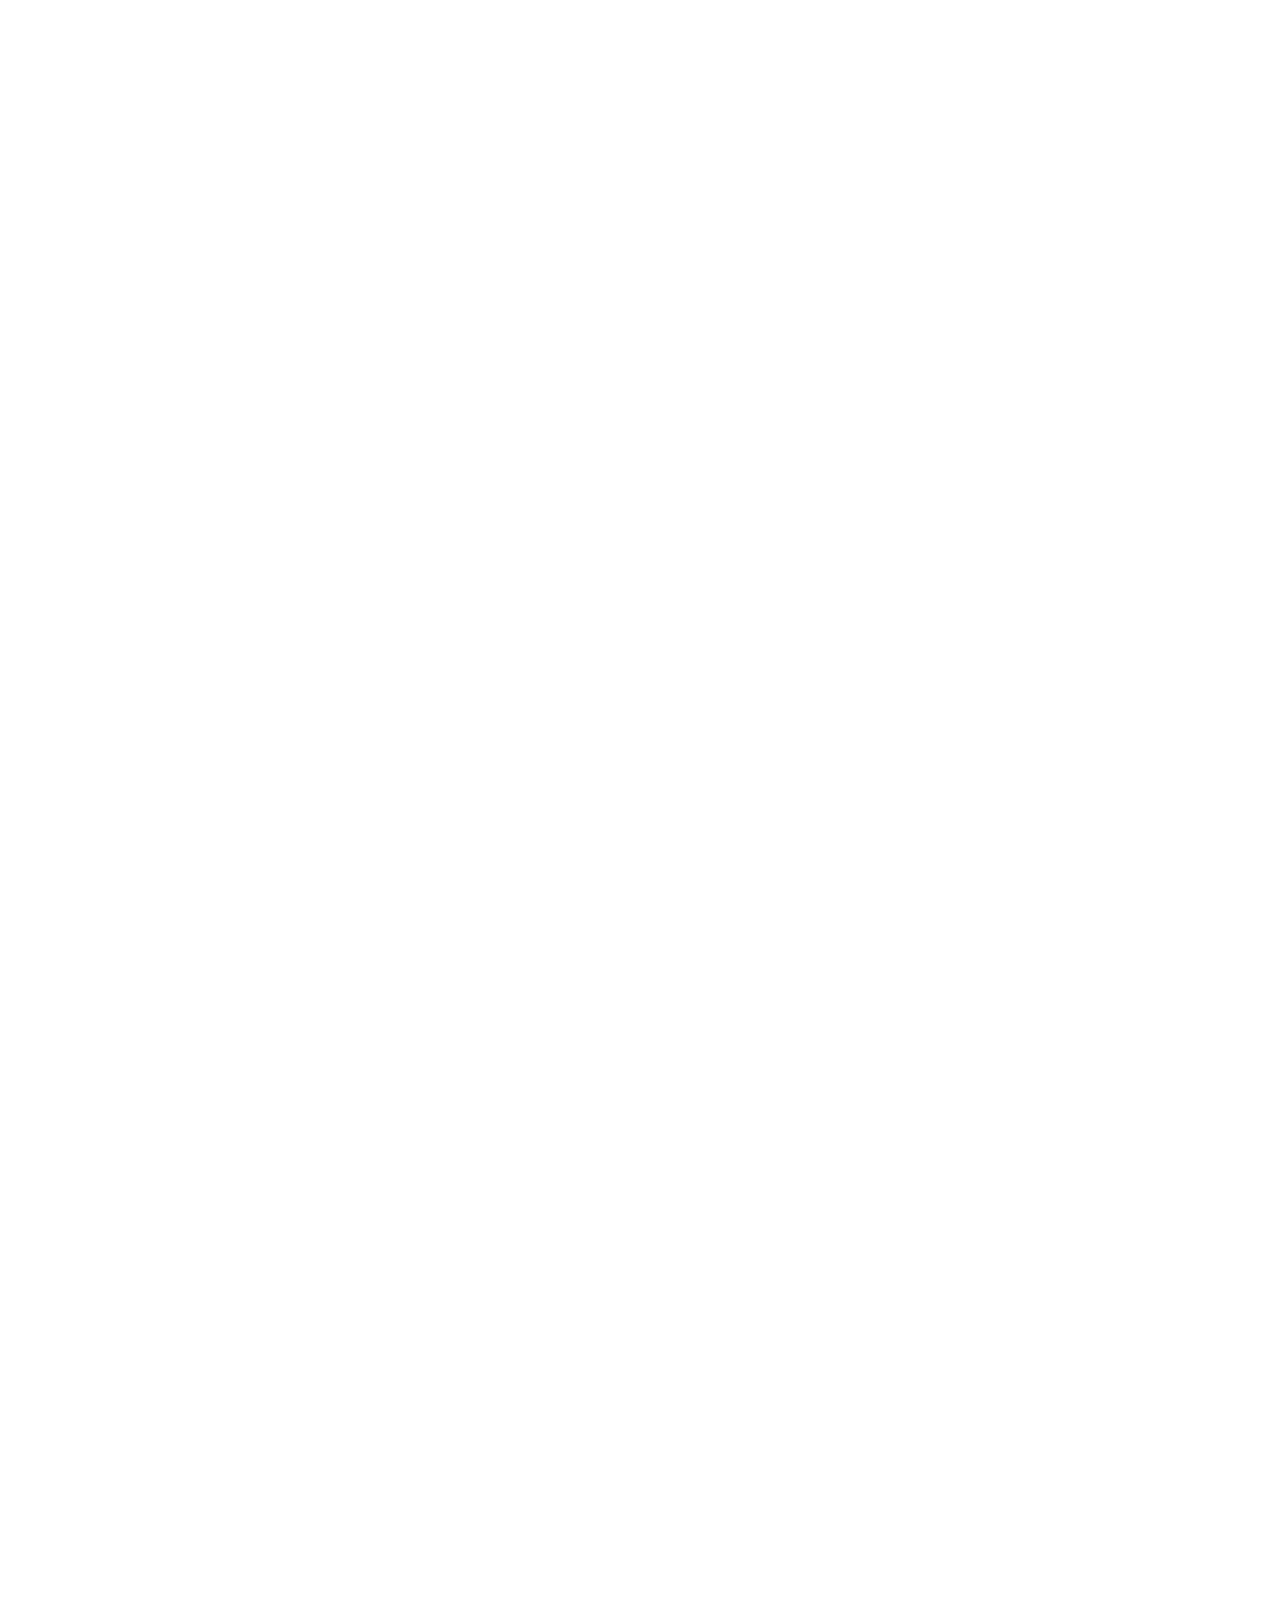
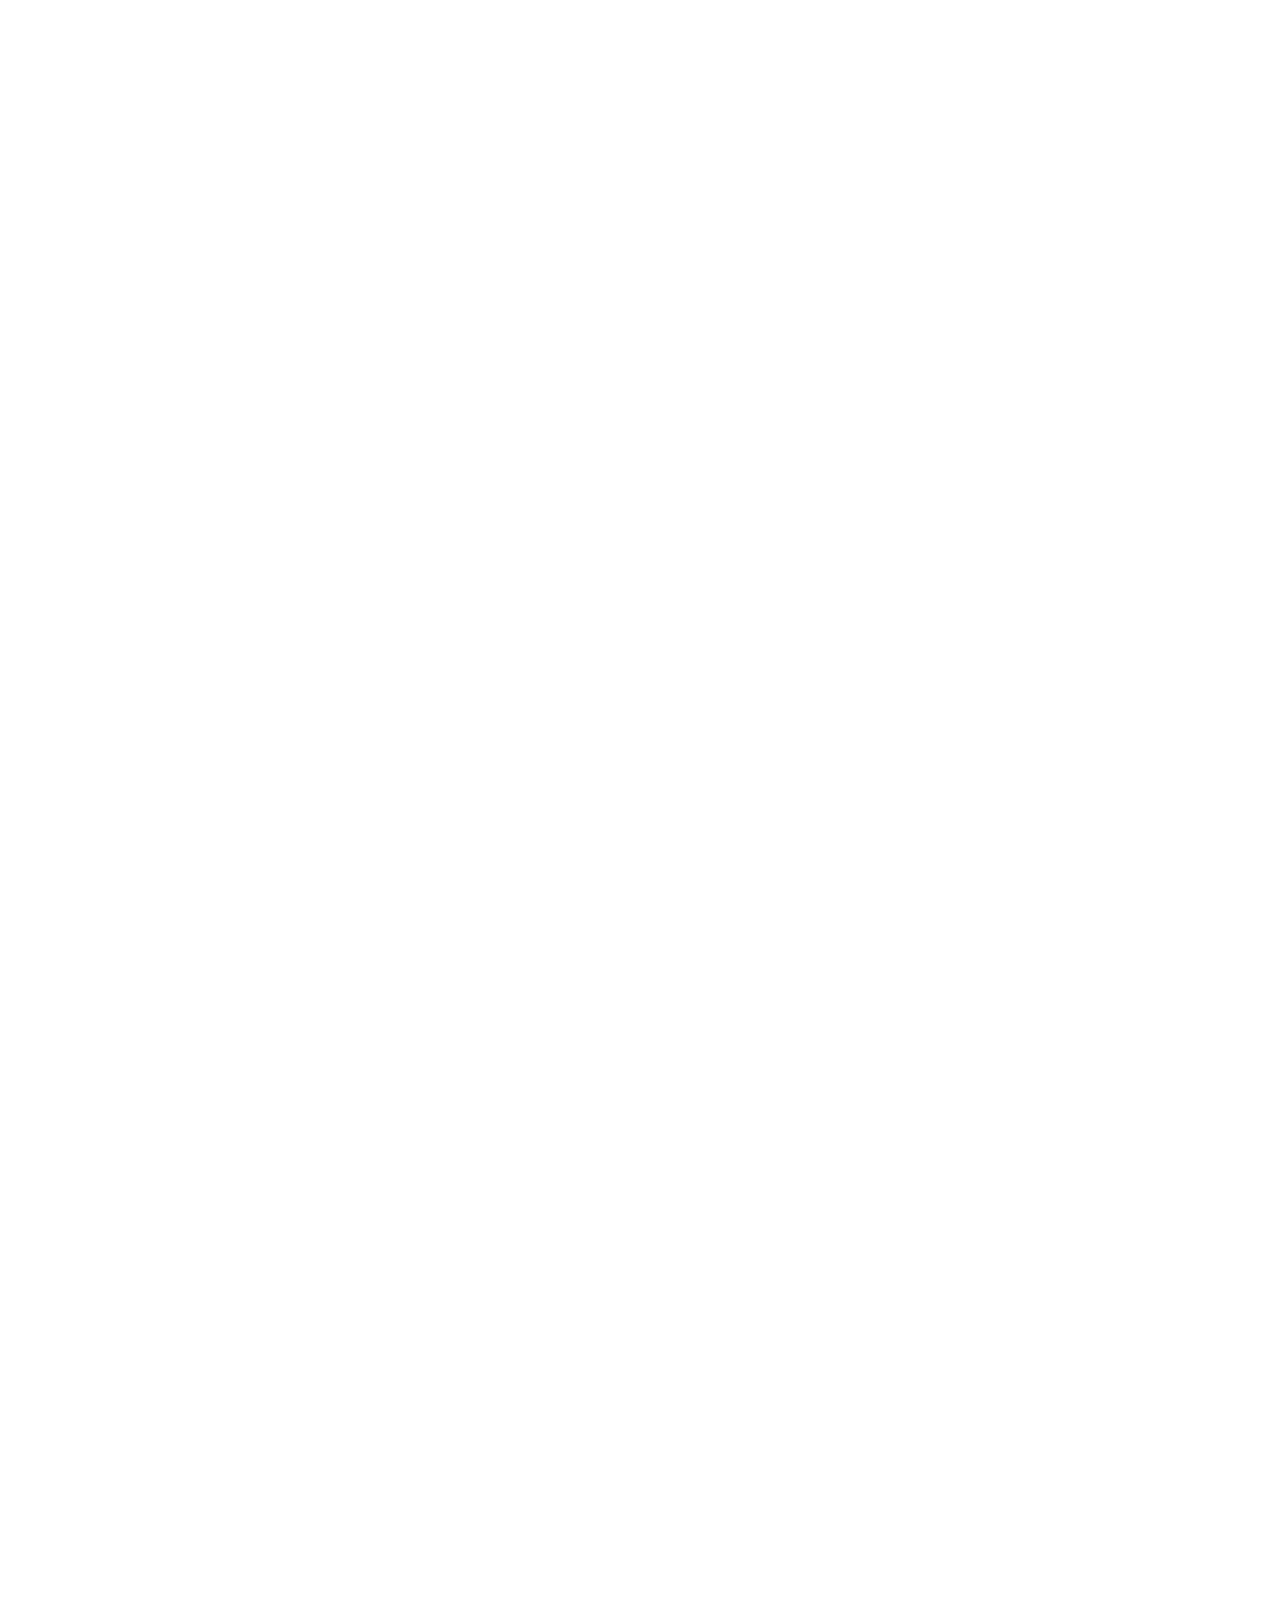
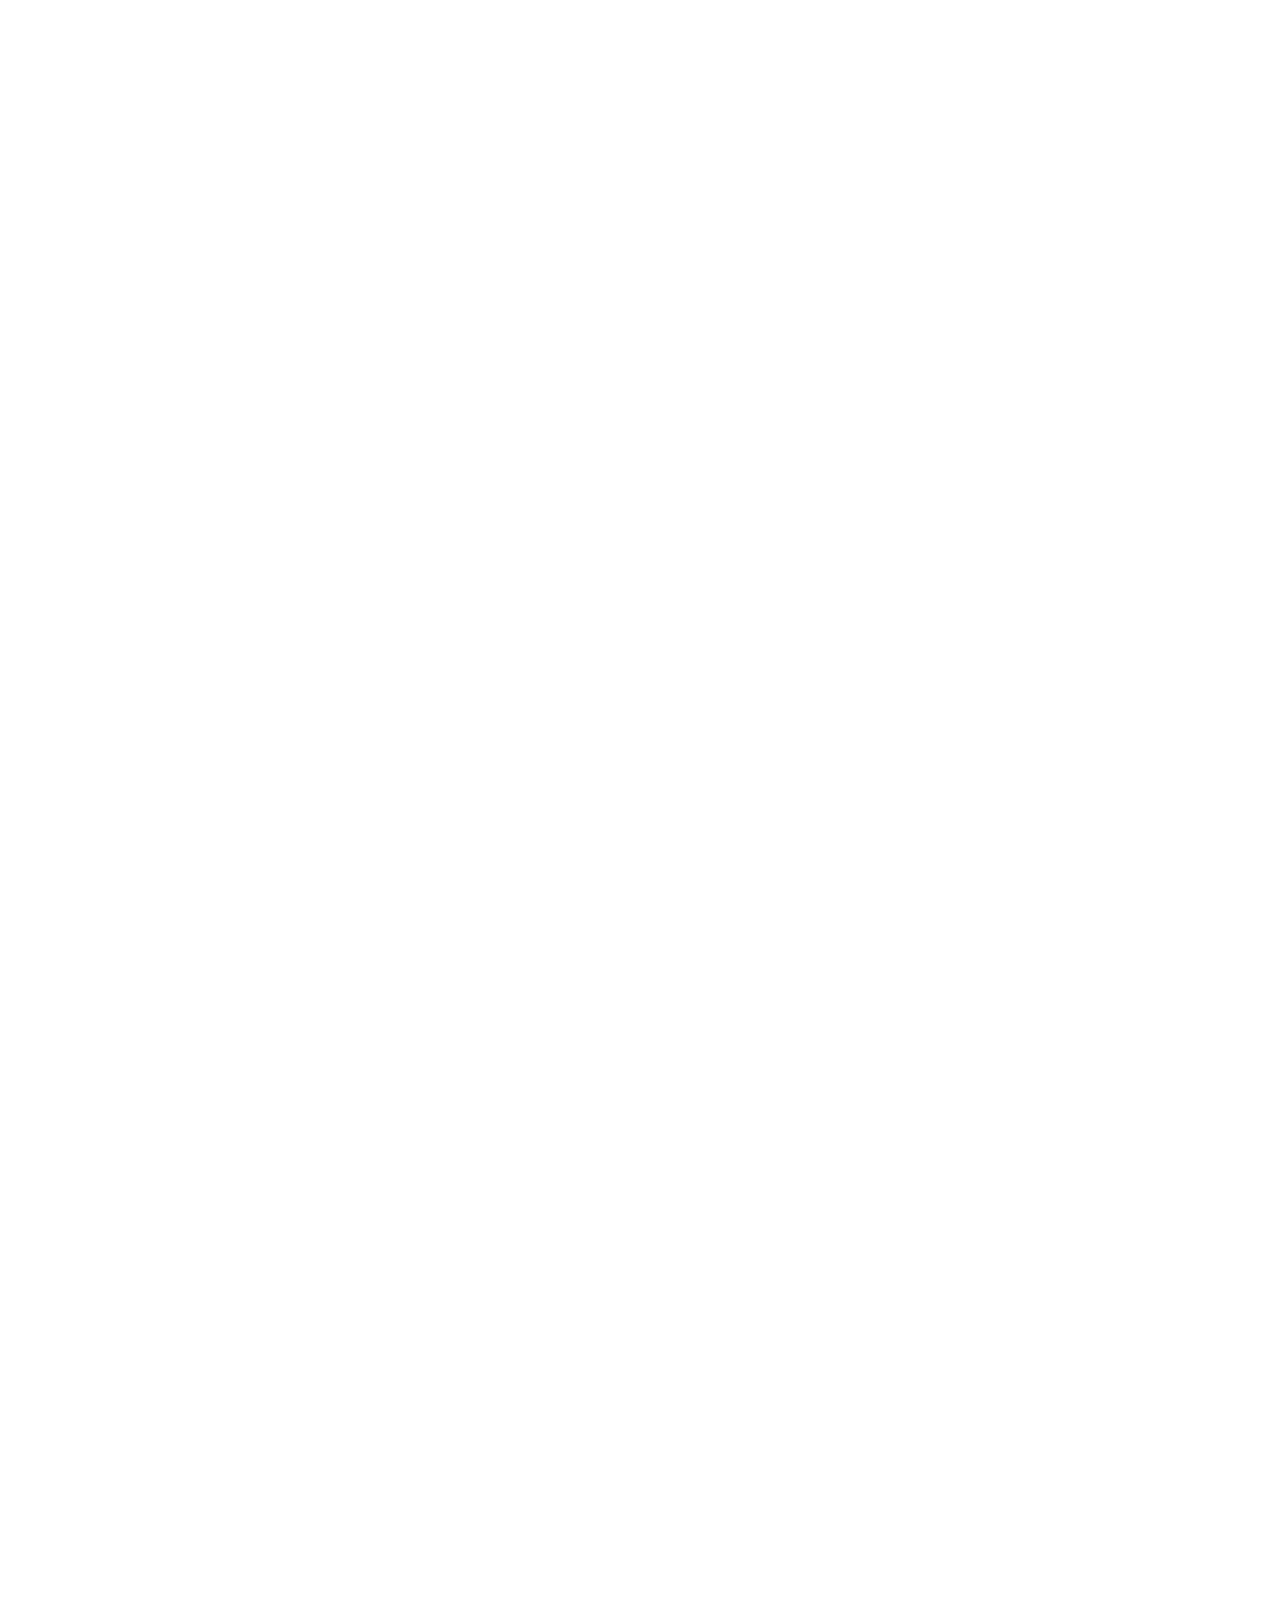
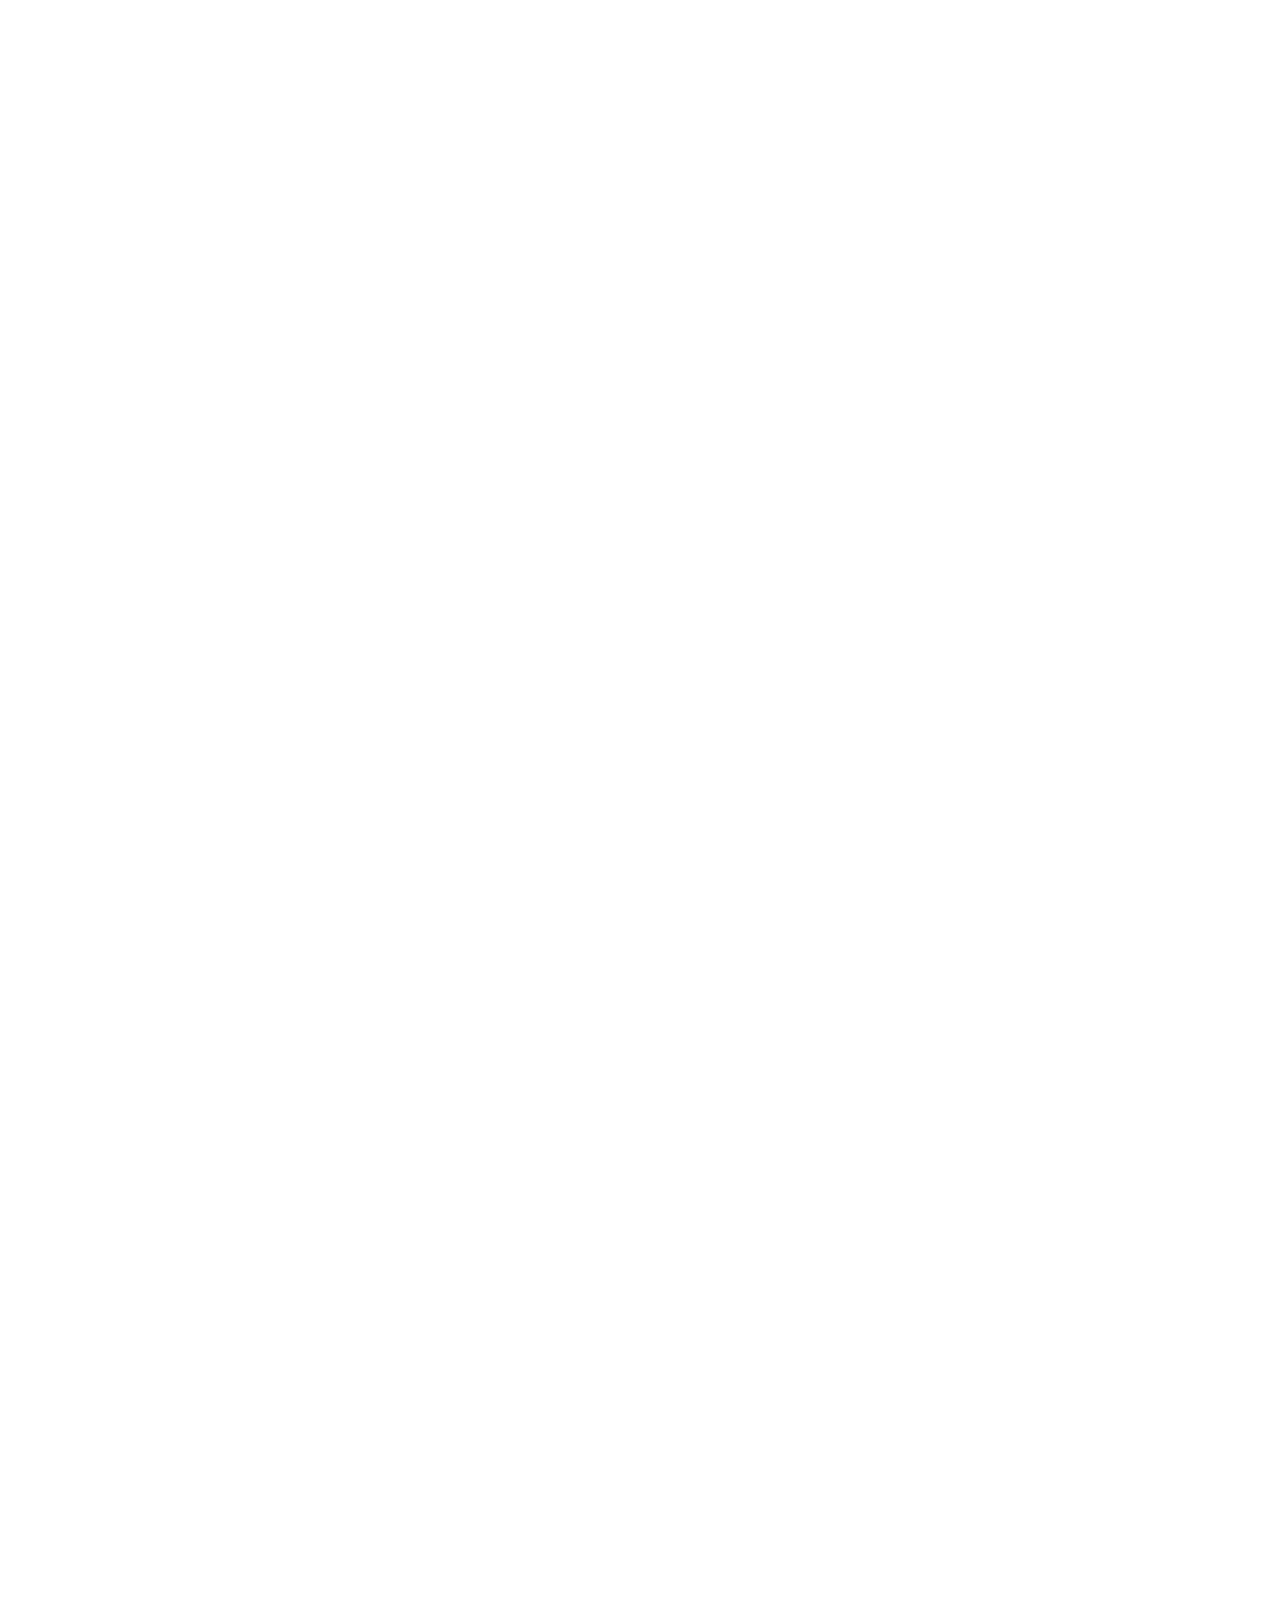
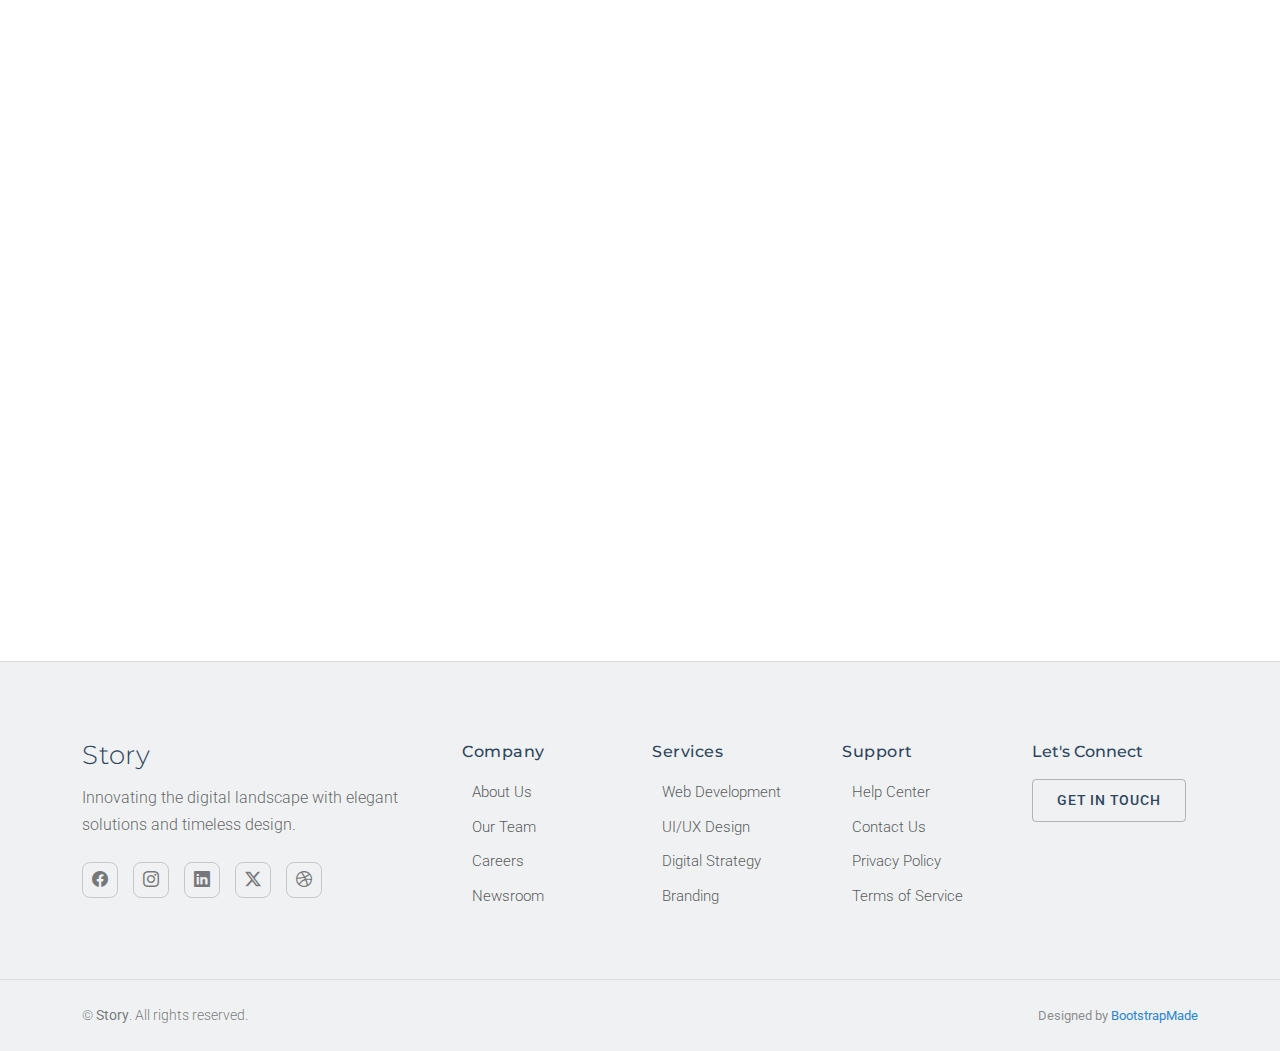
<file: website/blog-details.html>
<!DOCTYPE html>
<html lang="en">

<head>
  <meta charset="utf-8">
  <meta content="width=device-width, initial-scale=1.0" name="viewport">
  <title>Blog Details - Story Bootstrap Template</title>
  <meta name="description" content="">
  <meta name="keywords" content="">

  <!-- Favicons -->
  <link href="assets/img/favicon.png" rel="icon">
  <link href="assets/img/apple-touch-icon.png" rel="apple-touch-icon">

  <!-- Fonts -->
  <link href="https://fonts.googleapis.com" rel="preconnect">
  <link href="https://fonts.gstatic.com" rel="preconnect" crossorigin>
  <link href="https://fonts.googleapis.com/css2?family=Roboto:ital,wght@0,100;0,300;0,400;0,500;0,700;0,900;1,100;1,300;1,400;1,500;1,700;1,900&family=Montserrat:ital,wght@0,100;0,200;0,300;0,400;0,500;0,600;0,700;0,800;0,900;1,100;1,200;1,300;1,400;1,500;1,600;1,700;1,800;1,900&family=Raleway:ital,wght@0,100;0,200;0,300;0,400;0,500;0,600;0,700;0,800;0,900;1,100;1,200;1,300;1,400;1,500;1,600;1,700;1,800;1,900&display=swap" rel="stylesheet">

  <!-- Vendor CSS Files -->
  <link href="assets/vendor/bootstrap/css/bootstrap.min.css" rel="stylesheet">
  <link href="assets/vendor/bootstrap-icons/bootstrap-icons.css" rel="stylesheet">
  <link href="assets/vendor/aos/aos.css" rel="stylesheet">
  <link href="assets/vendor/swiper/swiper-bundle.min.css" rel="stylesheet">

  <!-- Main CSS File -->
  <link href="assets/css/main.css" rel="stylesheet">

  <!-- =======================================================
  * Template Name: Story
  * Template URL: https://bootstrapmade.com/story-bootstrap-blog-template/
  * Updated: Aug 11 2025 with Bootstrap v5.3.7
  * Author: BootstrapMade.com
  * License: https://bootstrapmade.com/license/
  ======================================================== -->
</head>

<body class="blog-details-page">

  <header id="header" class="header d-flex align-items-center position-relative">
    <div class="container position-relative d-flex align-items-center justify-content-between">

      <a href="index.html" class="logo d-flex align-items-center me-auto me-xl-0">
        <!-- Uncomment the line below if you also wish to use an image logo -->
        <!-- <img src="assets/img/logo.webp" alt=""> -->
        <h1 class="sitename">Story</h1>
      </a>

      <nav id="navmenu" class="navmenu">
        <ul>
          <li><a href="index.html">Home</a></li>
          <li><a href="about.html">About</a></li>
          <li><a href="category.html">Category</a></li>
          <li><a href="blog-details.html" class="active">Blog Details</a></li>
          <li><a href="author-profile.html">Author Profile</a></li>
          <li class="dropdown"><a href="#"><span>Pages</span> <i class="bi bi-chevron-down toggle-dropdown"></i></a>
            <ul>
              <li><a href="about.html">About</a></li>
              <li><a href="category.html">Category</a></li>
              <li><a href="blog-details.html" class="active">Blog Details</a></li>
              <li><a href="author-profile.html">Author Profile</a></li>
              <li><a href="search-results.html">Search Results</a></li>
              <li><a href="404.html">404 Not Found Page</a></li>

              <li class="dropdown"><a href="#"><span>Deep Dropdown</span> <i class="bi bi-chevron-down toggle-dropdown"></i></a>
                <ul>
                  <li><a href="#">Deep Dropdown 1</a></li>
                  <li><a href="#">Deep Dropdown 2</a></li>
                  <li><a href="#">Deep Dropdown 3</a></li>
                  <li><a href="#">Deep Dropdown 4</a></li>
                  <li><a href="#">Deep Dropdown 5</a></li>
                </ul>
              </li>
            </ul>
          </li>
          <li><a href="contact.html">Contact</a></li>
        </ul>
        <i class="mobile-nav-toggle d-xl-none bi bi-list"></i>
      </nav>

      <div class="header-social-links">
        <a href="#" class="twitter"><i class="bi bi-twitter-x"></i></a>
        <a href="#" class="facebook"><i class="bi bi-facebook"></i></a>
        <a href="#" class="instagram"><i class="bi bi-instagram"></i></a>
        <a href="#" class="linkedin"><i class="bi bi-linkedin"></i></a>
      </div>

    </div>
  </header>

  <main class="main">

    <!-- Page Title -->
    <div class="page-title">
      <div class="heading">
        <div class="container">
          <div class="row d-flex justify-content-center text-center">
            <div class="col-lg-8">
              <h1 class="heading-title">Blog Details</h1>
              <p class="mb-0">
                Odio et unde deleniti. Deserunt numquam exercitationem. Officiis quo
                odio sint voluptas consequatur ut a odio voluptatem. Sit dolorum
                debitis veritatis natus dolores. Quasi ratione sint. Sit quaerat
                ipsum dolorem.
              </p>
            </div>
          </div>
        </div>
      </div>
      <nav class="breadcrumbs">
        <div class="container">
          <ol>
            <li><a href="index.html">Home</a></li>
            <li class="current">Blog Details</li>
          </ol>
        </div>
      </nav>
    </div><!-- End Page Title -->

    <!-- Blog Details Section -->
    <section id="blog-details" class="blog-details section">
      <div class="container" data-aos="fade-up">

        <div class="article-hero">
          <div class="hero-background">
            <img src="assets/img/blog/blog-hero-3.webp" alt="Machine Learning in Healthcare" class="hero-bg-image">
            <div class="hero-overlay"></div>
          </div>

          <div class="hero-content" data-aos="fade-up" data-aos-delay="200">
            <div class="category-badges">
              <span class="badge">Healthcare</span>
              <span class="badge">AI &amp; ML</span>
            </div>
            <h1>Revolutionizing Patient Care Through Machine Learning and Predictive Analytics</h1>
            <p class="hero-excerpt">Exploring how artificial intelligence is transforming medical diagnosis, treatment planning, and patient outcomes in modern healthcare systems.</p>

            <div class="author-meta">
              <img src="assets/img/person/person-f-8.webp" alt="Dr. Sarah Chen" class="author-avatar">
              <div class="author-details">
                <h4>Dr. Sarah Chen</h4>
                <span>Healthcare Technology Researcher</span>
              </div>
              <div class="article-stats">
                <span><i class="bi bi-calendar3"></i> March 22, 2025</span>
                <span><i class="bi bi-clock-history"></i> 12 min</span>
                <span><i class="bi bi-chat-dots"></i> 48</span>
              </div>
            </div>
          </div>
        </div>

        <div class="article-body">
          <div class="sidebar-navigation" data-aos="fade-right">
            <div class="nav-sticky">
              <h3><i class="bi bi-list-ul"></i> Contents</h3>
              <ul class="content-nav">
                <li><a href="#overview" class="nav-link active">Overview</a></li>
                <li><a href="#diagnostics">AI in Diagnostics</a></li>
                <li><a href="#treatment">Treatment Planning</a></li>
                <li><a href="#monitoring">Patient Monitoring</a></li>
                <li><a href="#challenges">Challenges Ahead</a></li>
                <li><a href="#conclusion">Future Outlook</a></li>
              </ul>

              <div class="reading-progress">
                <div class="progress-bar">
                  <div class="progress-fill"></div>
                </div>
                <span class="progress-text">0% Complete</span>
              </div>
            </div>
          </div>

          <main class="main-content">
            <section id="overview" class="content-block" data-aos="fade-up">
              <div class="intro-text">
                <p class="lead-paragraph">
                  The integration of machine learning algorithms into healthcare systems represents one of the most significant technological advances in modern medicine, promising to enhance diagnostic accuracy, streamline treatment processes, and improve patient outcomes across various medical specialties.
                </p>

                <p>Healthcare professionals are increasingly leveraging predictive analytics to identify potential health risks before they manifest into serious conditions. This proactive approach to medical care has the potential to save countless lives while reducing healthcare costs globally.</p>
              </div>

              <div class="featured-quote" data-aos="zoom-in">
                <div class="quote-icon">
                  <i class="bi bi-quote"></i>
                </div>
                <blockquote>
                  <p>"Machine learning doesn't replace doctors—it empowers them to make better decisions with unprecedented insight into patient data."</p>
                  <footer>Dr. Michael Rodriguez, Chief Medical Officer at TechHealth Solutions</footer>
                </blockquote>
              </div>
            </section>

            <section id="diagnostics" class="content-block" data-aos="fade-up">
              <h2><i class="bi bi-search"></i> AI-Powered Diagnostic Revolution</h2>

              <div class="content-with-media">
                <div class="media-element">
                  <img src="assets/img/health/diagnostics-2.webp" alt="AI Diagnostic Tools" class="content-image" loading="lazy">
                  <div class="image-caption">Advanced imaging analysis using machine learning algorithms</div>
                </div>

                <div class="text-content">
                  <p>Artificial intelligence has transformed medical imaging interpretation, enabling radiologists to detect abnormalities with greater precision and speed. Deep learning models can now identify early-stage cancers, predict cardiovascular events, and analyze complex medical scans with remarkable accuracy.</p>

                  <div class="stats-grid">
                    <div class="stat-item">
                      <div class="stat-number">94%</div>
                      <div class="stat-label">Accuracy in Cancer Detection</div>
                    </div>
                    <div class="stat-item">
                      <div class="stat-number">65%</div>
                      <div class="stat-label">Faster Diagnosis Time</div>
                    </div>
                    <div class="stat-item">
                      <div class="stat-number">40%</div>
                      <div class="stat-label">Reduction in Errors</div>
                    </div>
                  </div>
                </div>
              </div>
            </section>

            <section id="treatment" class="content-block" data-aos="fade-up">
              <h2><i class="bi bi-heart-pulse"></i> Personalized Treatment Planning</h2>

              <p>Machine learning algorithms analyze vast amounts of patient data to recommend personalized treatment plans. By considering genetic factors, medical history, lifestyle choices, and treatment responses from similar cases, AI systems can suggest optimal therapeutic approaches.</p>

              <div class="feature-cards">
                <div class="feature-card" data-aos="fade-up" data-aos-delay="100">
                  <div class="card-icon">
                    <i class="bi bi-dna"></i>
                  </div>
                  <h3>Genetic Analysis</h3>
                  <p>Personalized medicine based on individual genetic profiles and biomarkers for targeted therapy selection.</p>
                </div>

                <div class="feature-card" data-aos="fade-up" data-aos-delay="200">
                  <div class="card-icon">
                    <i class="bi bi-graph-up-arrow"></i>
                  </div>
                  <h3>Outcome Prediction</h3>
                  <p>Predictive models that forecast treatment effectiveness and potential side effects before implementation.</p>
                </div>

                <div class="feature-card" data-aos="fade-up" data-aos-delay="300">
                  <div class="card-icon">
                    <i class="bi bi-shield-check"></i>
                  </div>
                  <h3>Drug Safety</h3>
                  <p>AI-powered systems that identify potential drug interactions and adverse reactions in real-time.</p>
                </div>
              </div>
            </section>

            <section id="monitoring" class="content-block" data-aos="fade-up">
              <h2><i class="bi bi-activity"></i> Continuous Patient Monitoring</h2>

              <div class="split-content">
                <div class="content-left">
                  <p>Wearable devices and IoT sensors continuously collect patient vital signs, enabling real-time health monitoring and early intervention capabilities. Machine learning algorithms process this data to detect patterns that might indicate developing health issues.</p>

                  <div class="monitoring-benefits">
                    <div class="benefit-item">
                      <i class="bi bi-check-circle-fill"></i>
                      <span>24/7 health surveillance without hospital admission</span>
                    </div>
                    <div class="benefit-item">
                      <i class="bi bi-check-circle-fill"></i>
                      <span>Early warning systems for critical conditions</span>
                    </div>
                    <div class="benefit-item">
                      <i class="bi bi-check-circle-fill"></i>
                      <span>Reduced readmission rates and complications</span>
                    </div>
                    <div class="benefit-item">
                      <i class="bi bi-check-circle-fill"></i>
                      <span>Improved quality of life for chronic patients</span>
                    </div>
                  </div>
                </div>

                <div class="content-right">
                  <div class="monitoring-dashboard">
                    <div class="dashboard-header">
                      <h4>Patient Monitoring Dashboard</h4>
                      <span class="status-indicator online">Live</span>
                    </div>
                    <div class="vital-signs">
                      <div class="vital-item">
                        <span class="vital-label">Heart Rate</span>
                        <span class="vital-value">72 BPM</span>
                      </div>
                      <div class="vital-item">
                        <span class="vital-label">Blood Pressure</span>
                        <span class="vital-value">120/80</span>
                      </div>
                      <div class="vital-item">
                        <span class="vital-label">Temperature</span>
                        <span class="vital-value">98.6°F</span>
                      </div>
                      <div class="vital-item">
                        <span class="vital-label">Oxygen Sat</span>
                        <span class="vital-value">98%</span>
                      </div>
                    </div>
                  </div>
                </div>
              </div>
            </section>

            <section id="challenges" class="content-block" data-aos="fade-up">
              <h2><i class="bi bi-exclamation-triangle"></i> Addressing Implementation Challenges</h2>

              <div class="challenges-grid">
                <div class="challenge-card">
                  <div class="challenge-header">
                    <i class="bi bi-shield-lock"></i>
                    <h3>Data Privacy &amp; Security</h3>
                  </div>
                  <p>Ensuring patient data protection while enabling AI analysis requires robust cybersecurity measures and compliance with healthcare regulations.</p>
                </div>

                <div class="challenge-card">
                  <div class="challenge-header">
                    <i class="bi bi-people"></i>
                    <h3>Healthcare Professional Training</h3>
                  </div>
                  <p>Medical staff need comprehensive training to effectively integrate AI tools into their clinical workflow and decision-making processes.</p>
                </div>

                <div class="challenge-card">
                  <div class="challenge-header">
                    <i class="bi bi-currency-dollar"></i>
                    <h3>Implementation Costs</h3>
                  </div>
                  <p>High initial investment in AI infrastructure and ongoing maintenance costs present barriers for smaller healthcare facilities.</p>
                </div>

                <div class="challenge-card">
                  <div class="challenge-header">
                    <i class="bi bi-gear"></i>
                    <h3>System Integration</h3>
                  </div>
                  <p>Seamlessly integrating AI solutions with existing hospital information systems and electronic health records.</p>
                </div>
              </div>
            </section>

            <section id="conclusion" class="content-block" data-aos="fade-up">
              <h2><i class="bi bi-lightbulb"></i> The Future of AI in Healthcare</h2>

              <p>The convergence of machine learning, big data analytics, and medical expertise is creating unprecedented opportunities to improve patient care and health outcomes. As technology continues to advance, we can expect even more sophisticated AI applications in healthcare.</p>

              <div class="future-outlook">
                <div class="outlook-item" data-aos="fade-left" data-aos-delay="100">
                  <div class="outlook-number">2025</div>
                  <div class="outlook-content">
                    <h4>Widespread AI Adoption</h4>
                    <p>Majority of hospitals will integrate AI-powered diagnostic tools</p>
                  </div>
                </div>

                <div class="outlook-item" data-aos="fade-left" data-aos-delay="200">
                  <div class="outlook-number">2027</div>
                  <div class="outlook-content">
                    <h4>Predictive Medicine</h4>
                    <p>AI will predict and prevent diseases before symptoms appear</p>
                  </div>
                </div>

                <div class="outlook-item" data-aos="fade-left" data-aos-delay="300">
                  <div class="outlook-number">2030</div>
                  <div class="outlook-content">
                    <h4>Personalized Healthcare</h4>
                    <p>Fully customized treatment plans for every individual patient</p>
                  </div>
                </div>
              </div>
            </section>
          </main>
        </div>

        <div class="article-actions" data-aos="fade-up">
          <div class="engagement-section">
            <div class="social-sharing">
              <h3>Share This Article</h3>
              <div class="share-options">
                <a href="#" class="share-btn twitter">
                  <i class="bi bi-twitter-x"></i>
                  <span>Twitter</span>
                </a>
                <a href="#" class="share-btn facebook">
                  <i class="bi bi-facebook"></i>
                  <span>Facebook</span>
                </a>
                <a href="#" class="share-btn linkedin">
                  <i class="bi bi-linkedin"></i>
                  <span>LinkedIn</span>
                </a>
                <a href="#" class="share-btn email">
                  <i class="bi bi-envelope"></i>
                  <span>Email</span>
                </a>
              </div>
            </div>

            <div class="article-reactions">
              <h3>Your Thoughts</h3>
              <div class="reaction-buttons">
                <button class="reaction-btn" data-reaction="helpful">
                  <i class="bi bi-hand-thumbs-up"></i>
                  <span>Helpful</span>
                  <span class="count">24</span>
                </button>
                <button class="reaction-btn" data-reaction="insightful">
                  <i class="bi bi-lightbulb"></i>
                  <span>Insightful</span>
                  <span class="count">15</span>
                </button>
                <button class="reaction-btn" data-reaction="bookmark">
                  <i class="bi bi-bookmark"></i>
                  <span>Save</span>
                  <span class="count">8</span>
                </button>
              </div>
            </div>
          </div>

          <div class="topic-tags">
            <h3>Related Topics</h3>
            <div class="tag-cloud">
              <a href="#" class="topic-tag">Machine Learning</a>
              <a href="#" class="topic-tag">Healthcare AI</a>
              <a href="#" class="topic-tag">Medical Technology</a>
              <a href="#" class="topic-tag">Predictive Analytics</a>
              <a href="#" class="topic-tag">Digital Health</a>
              <a href="#" class="topic-tag">Patient Care</a>
              <a href="#" class="topic-tag">Medical Innovation</a>
            </div>
          </div>
        </div>

      </div>
    </section><!-- /Blog Details Section -->

    <!-- Blog Author Section -->
    <section id="blog-author" class="blog-author section">

      <div class="container" data-aos="fade-up">
        <div class="author-card">
          <div class="author-header">
            <div class="author-image-container">
              <img src="assets/img/person/person-m-6.webp" class="author-image" alt="" loading="lazy">
              <div class="expertise-tags">
                <span>AI Research</span>
                <span>Cloud Architecture</span>
              </div>
            </div>

            <div class="author-intro">
              <div class="name-block">
                <h3 class="author-name">Michael Chen</h3>
                <span class="verified-badge">
                  <i class="bi bi-patch-check-fill"></i>
                  Featured Author
                </span>
              </div>

              <p class="author-tagline">
                Transforming complex technical concepts into accessible insights
              </p>
            </div>
          </div>

          <div class="author-content" data-aos="fade-up" data-aos-delay="200">
            <div class="content-row">
              <div class="bio-section">
                <p class="bio-text">
                  Vestibulum ante ipsum primis in faucibus orci luctus et ultrices posuere cubilia Curae. Donec velit neque, auctor sit amet aliquam vel, ullamcorper sit amet ligula.
                </p>
                <div class="author-metrics">
                  <div class="metric">
                    <i class="bi bi-pencil-square"></i>
                    <span>Weekly Writer</span>
                  </div>
                  <div class="metric">
                    <i class="bi bi-stars"></i>
                    <span>Top Contributor</span>
                  </div>
                </div>
              </div>

              <div class="featured-posts">
                <h4>Latest Articles</h4>
                <ul class="post-list">
                  <li>
                    <i class="bi bi-arrow-right-circle"></i>
                    <span>Nulla quis lorem ut libero malesuada feugiat</span>
                  </li>
                  <li>
                    <i class="bi bi-arrow-right-circle"></i>
                    <span>Vestibulum ac diam sit amet quam vehicula elementum</span>
                  </li>
                </ul>
              </div>
            </div>

            <div class="author-footer">
              <div class="connect-links">
                <a href="https://github.com/#" class="social-link">
                  <i class="bi bi-github"></i>
                  <span>@michaelchen</span>
                </a>
                <a href="https://twitter.com/#" class="social-link">
                  <i class="bi bi-twitter-x"></i>
                  <span>@mchen_tech</span>
                </a>
                <a href="https://dev.to/#" class="social-link">
                  <i class="bi bi-globe2"></i>
                  <span>dev.to/mchen</span>
                </a>
              </div>
              <a href="#" class="subscribe-button">
                Subscribe to Newsletter
                <i class="bi bi-bell"></i>
              </a>
            </div>
          </div>
        </div>
      </div>

    </section><!-- /Blog Author Section -->

    <!-- Blog Comments Section -->
    <section id="blog-comments" class="blog-comments section">

      <div class="container" data-aos="fade-up" data-aos-delay="100">

        <div class="blog-comments-4">
          <div class="comments-header">
            <h3 class="title">Community Feedback</h3>
            <div class="comments-stats">
              <span class="count">12</span>
              <span class="label">Comments</span>
            </div>
          </div>

          <div class="comments-container">
            <!-- Comment #1 -->
            <div class="comment-thread">
              <div class="comment-box">
                <div class="comment-wrapper">
                  <div class="avatar-wrapper">
                    <img src="assets/img/person/person-f-9.webp" alt="Avatar" loading="lazy">
                    <span class="status-indicator"></span>
                  </div>

                  <div class="comment-content">
                    <div class="comment-header">
                      <div class="user-info">
                        <h4>Thomas Anderson</h4>
                        <span class="time-badge">
                          <i class="bi bi-clock"></i>
                          2 hours ago
                        </span>
                      </div>
                      <div class="engagement">
                        <span class="likes">
                          <i class="bi bi-heart"></i>
                          24
                        </span>
                      </div>
                    </div>

                    <div class="comment-body">
                      <p>Nullam ac urna eu felis dapibus condimentum sit amet a augue. Sed non neque elit. Sed ut imperdiet nisi. Proin condimentum fermentum nunc.</p>
                    </div>

                    <div class="comment-actions">
                      <button class="action-btn like-btn" aria-label="Like comment">
                        <i class="bi bi-heart"></i>
                        <span>Like</span>
                      </button>
                      <button class="action-btn reply-btn" aria-label="Reply to comment">
                        <i class="bi bi-chat"></i>
                        <span>Reply</span>
                      </button>
                      <button class="action-btn share-btn" aria-label="Share comment">
                        <i class="bi bi-share"></i>
                        <span>Share</span>
                      </button>
                    </div>
                  </div>
                </div>
              </div>

              <!-- Replies Container -->
              <div class="replies-container">
                <!-- Reply #1 -->
                <div class="comment-box reply">
                  <div class="comment-wrapper">
                    <div class="avatar-wrapper">
                      <img src="assets/img/person/person-m-9.webp" alt="Avatar" loading="lazy">
                      <span class="status-indicator"></span>
                    </div>

                    <div class="comment-content">
                      <div class="comment-header">
                        <div class="user-info">
                          <h4>Maria Rodriguez</h4>
                          <span class="time-badge">
                            <i class="bi bi-clock"></i>
                            1 hour ago
                          </span>
                        </div>
                        <div class="engagement">
                          <span class="likes">
                            <i class="bi bi-heart"></i>
                            8
                          </span>
                        </div>
                      </div>

                      <div class="comment-body">
                        <p>Vivamus elementum semper nisi. Aenean vulputate eleifend tellus. Aenean leo ligula, porttitor eu, consequat vitae.</p>
                      </div>

                      <div class="comment-actions">
                        <button class="action-btn like-btn" aria-label="Like comment">
                          <i class="bi bi-heart"></i>
                          <span>Like</span>
                        </button>
                        <button class="action-btn reply-btn" aria-label="Reply to comment">
                          <i class="bi bi-chat"></i>
                          <span>Reply</span>
                        </button>
                        <button class="action-btn share-btn" aria-label="Share comment">
                          <i class="bi bi-share"></i>
                          <span>Share</span>
                        </button>
                      </div>
                    </div>
                  </div>
                </div>

                <!-- Reply #2 -->
                <div class="comment-box reply">
                  <div class="comment-wrapper">
                    <div class="avatar-wrapper">
                      <img src="assets/img/person/person-f-9.webp" alt="Avatar" loading="lazy">
                      <span class="status-indicator"></span>
                    </div>

                    <div class="comment-content">
                      <div class="comment-header">
                        <div class="user-info">
                          <h4>Alex Chen</h4>
                          <span class="time-badge">
                            <i class="bi bi-clock"></i>
                            30 minutes ago
                          </span>
                        </div>
                        <div class="engagement">
                          <span class="likes">
                            <i class="bi bi-heart"></i>
                            5
                          </span>
                        </div>
                      </div>

                      <div class="comment-body">
                        <p>Cras dapibus. Vivamus elementum semper nisi. Aenean vulputate eleifend tellus.</p>
                      </div>

                      <div class="comment-actions">
                        <button class="action-btn like-btn" aria-label="Like comment">
                          <i class="bi bi-heart"></i>
                          <span>Like</span>
                        </button>
                        <button class="action-btn reply-btn" aria-label="Reply to comment">
                          <i class="bi bi-chat"></i>
                          <span>Reply</span>
                        </button>
                        <button class="action-btn share-btn" aria-label="Share comment">
                          <i class="bi bi-share"></i>
                          <span>Share</span>
                        </button>
                      </div>
                    </div>
                  </div>
                </div>
              </div>
            </div>

            <!-- Comment #2 -->
            <div class="comment-thread">
              <div class="comment-box">
                <div class="comment-wrapper">
                  <div class="avatar-wrapper">
                    <img src="assets/img/person/person-f-7.webp" alt="Avatar" loading="lazy">
                    <span class="status-indicator"></span>
                  </div>

                  <div class="comment-content">
                    <div class="comment-header">
                      <div class="user-info">
                        <h4>Emily Watson</h4>
                        <span class="time-badge">
                          <i class="bi bi-clock"></i>
                          3 hours ago
                        </span>
                      </div>
                      <div class="engagement">
                        <span class="likes">
                          <i class="bi bi-heart"></i>
                          15
                        </span>
                      </div>
                    </div>

                    <div class="comment-body">
                      <p>Maecenas tempus, tellus eget condimentum rhoncus, sem quam semper libero, sit amet adipiscing sem neque sed ipsum.</p>
                    </div>

                    <div class="comment-actions">
                      <button class="action-btn like-btn" aria-label="Like comment">
                        <i class="bi bi-heart"></i>
                        <span>Like</span>
                      </button>
                      <button class="action-btn reply-btn" aria-label="Reply to comment">
                        <i class="bi bi-chat"></i>
                        <span>Reply</span>
                      </button>
                      <button class="action-btn share-btn" aria-label="Share comment">
                        <i class="bi bi-share"></i>
                        <span>Share</span>
                      </button>
                    </div>
                  </div>
                </div>
              </div>
            </div>
          </div>
        </div>

      </div>

    </section><!-- /Blog Comments Section -->

    <!-- Blog Comment Form Section -->
    <section id="blog-comment-form" class="blog-comment-form section">

      <div class="container" data-aos="fade-up" data-aos-delay="100">

        <form method="post" role="form">

          <div class="section-header">
            <h3>Share Your Thoughts</h3>
            <p>Your email address will not be published. Required fields are marked *</p>
          </div>

          <div class="row gy-3">
            <div class="col-md-6 form-group">
              <label for="name">Full Name *</label>
              <input type="text" name="name" class="form-control" id="name" placeholder="Enter your full name" required="">
            </div>

            <div class="col-md-6 form-group">
              <label for="email">Email Address *</label>
              <input type="email" name="email" class="form-control" id="email" placeholder="Enter your email address" required="">
            </div>

            <div class="col-12 form-group">
              <label for="website">Website</label>
              <input type="url" name="website" class="form-control" id="website" placeholder="Your website (optional)">
            </div>

            <div class="col-12 form-group">
              <label for="comment">Your Comment *</label>
              <textarea class="form-control" name="comment" id="comment" rows="5" placeholder="Write your thoughts here..." required=""></textarea>
            </div>

            <div class="col-12 text-center">
              <button type="submit" class="btn-submit">Post Comment</button>
            </div>
          </div>

        </form>

      </div>

    </section><!-- /Blog Comment Form Section -->

  </main>

  <footer id="footer" class="footer position-relative light-background">

    <div class="container">
      <div class="row gy-5">

        <div class="col-lg-4">
          <div class="footer-brand">
            <a href="index.html" class="logo d-flex align-items-center mb-3">
              <span class="sitename">Story</span>
            </a>
            <p class="tagline">Innovating the digital landscape with elegant solutions and timeless design.</p>

            <div class="social-links mt-4">
              <a href="#" aria-label="Facebook"><i class="bi bi-facebook"></i></a>
              <a href="#" aria-label="Instagram"><i class="bi bi-instagram"></i></a>
              <a href="#" aria-label="LinkedIn"><i class="bi bi-linkedin"></i></a>
              <a href="#" aria-label="Twitter"><i class="bi bi-twitter-x"></i></a>
              <a href="#" aria-label="Dribbble"><i class="bi bi-dribbble"></i></a>
            </div>
          </div>
        </div>

        <div class="col-lg-6">
          <div class="footer-links-grid">
            <div class="row">
              <div class="col-6 col-md-4">
                <h5>Company</h5>
                <ul class="list-unstyled">
                  <li><a href="#">About Us</a></li>
                  <li><a href="#">Our Team</a></li>
                  <li><a href="#">Careers</a></li>
                  <li><a href="#">Newsroom</a></li>
                </ul>
              </div>
              <div class="col-6 col-md-4">
                <h5>Services</h5>
                <ul class="list-unstyled">
                  <li><a href="#">Web Development</a></li>
                  <li><a href="#">UI/UX Design</a></li>
                  <li><a href="#">Digital Strategy</a></li>
                  <li><a href="#">Branding</a></li>
                </ul>
              </div>
              <div class="col-6 col-md-4">
                <h5>Support</h5>
                <ul class="list-unstyled">
                  <li><a href="#">Help Center</a></li>
                  <li><a href="#">Contact Us</a></li>
                  <li><a href="#">Privacy Policy</a></li>
                  <li><a href="#">Terms of Service</a></li>
                </ul>
              </div>
            </div>
          </div>
        </div>

        <div class="col-lg-2">
          <div class="footer-cta">
            <h5>Let's Connect</h5>
            <a href="contact.html" class="btn btn-outline">Get in Touch</a>
          </div>
        </div>

      </div>
    </div>

    <div class="footer-bottom">
      <div class="container">
        <div class="row">
          <div class="col-12">
            <div class="footer-bottom-content">
              <p class="mb-0">© <strong>Story</strong>. All rights reserved.</p>
              <div class="credits">
                <!-- All the links in the footer should remain intact. -->
                <!-- You can delete the links only if you've purchased the pro version. -->
                <!-- Licensing information: https://bootstrapmade.com/license/ -->
                <!-- Purchase the pro version with working PHP/AJAX contact form: [buy-url] -->
                Designed by <a href="https://bootstrapmade.com/">BootstrapMade</a>
              </div>
            </div>
          </div>
        </div>
      </div>
    </div>

  </footer>

  <!-- Scroll Top -->
  <a href="#" id="scroll-top" class="scroll-top d-flex align-items-center justify-content-center"><i class="bi bi-arrow-up-short"></i></a>

  <!-- Preloader -->
  <div id="preloader"></div>

  <!-- Vendor JS Files -->
  <script src="assets/vendor/bootstrap/js/bootstrap.bundle.min.js"></script>
  <script src="assets/vendor/php-email-form/validate.js"></script>
  <script src="assets/vendor/aos/aos.js"></script>
  <script src="assets/vendor/swiper/swiper-bundle.min.js"></script>
  <script src="assets/vendor/purecounter/purecounter_vanilla.js"></script>

  <!-- Main JS File -->
  <script src="assets/js/main.js"></script>

</body>

</html>
</file>
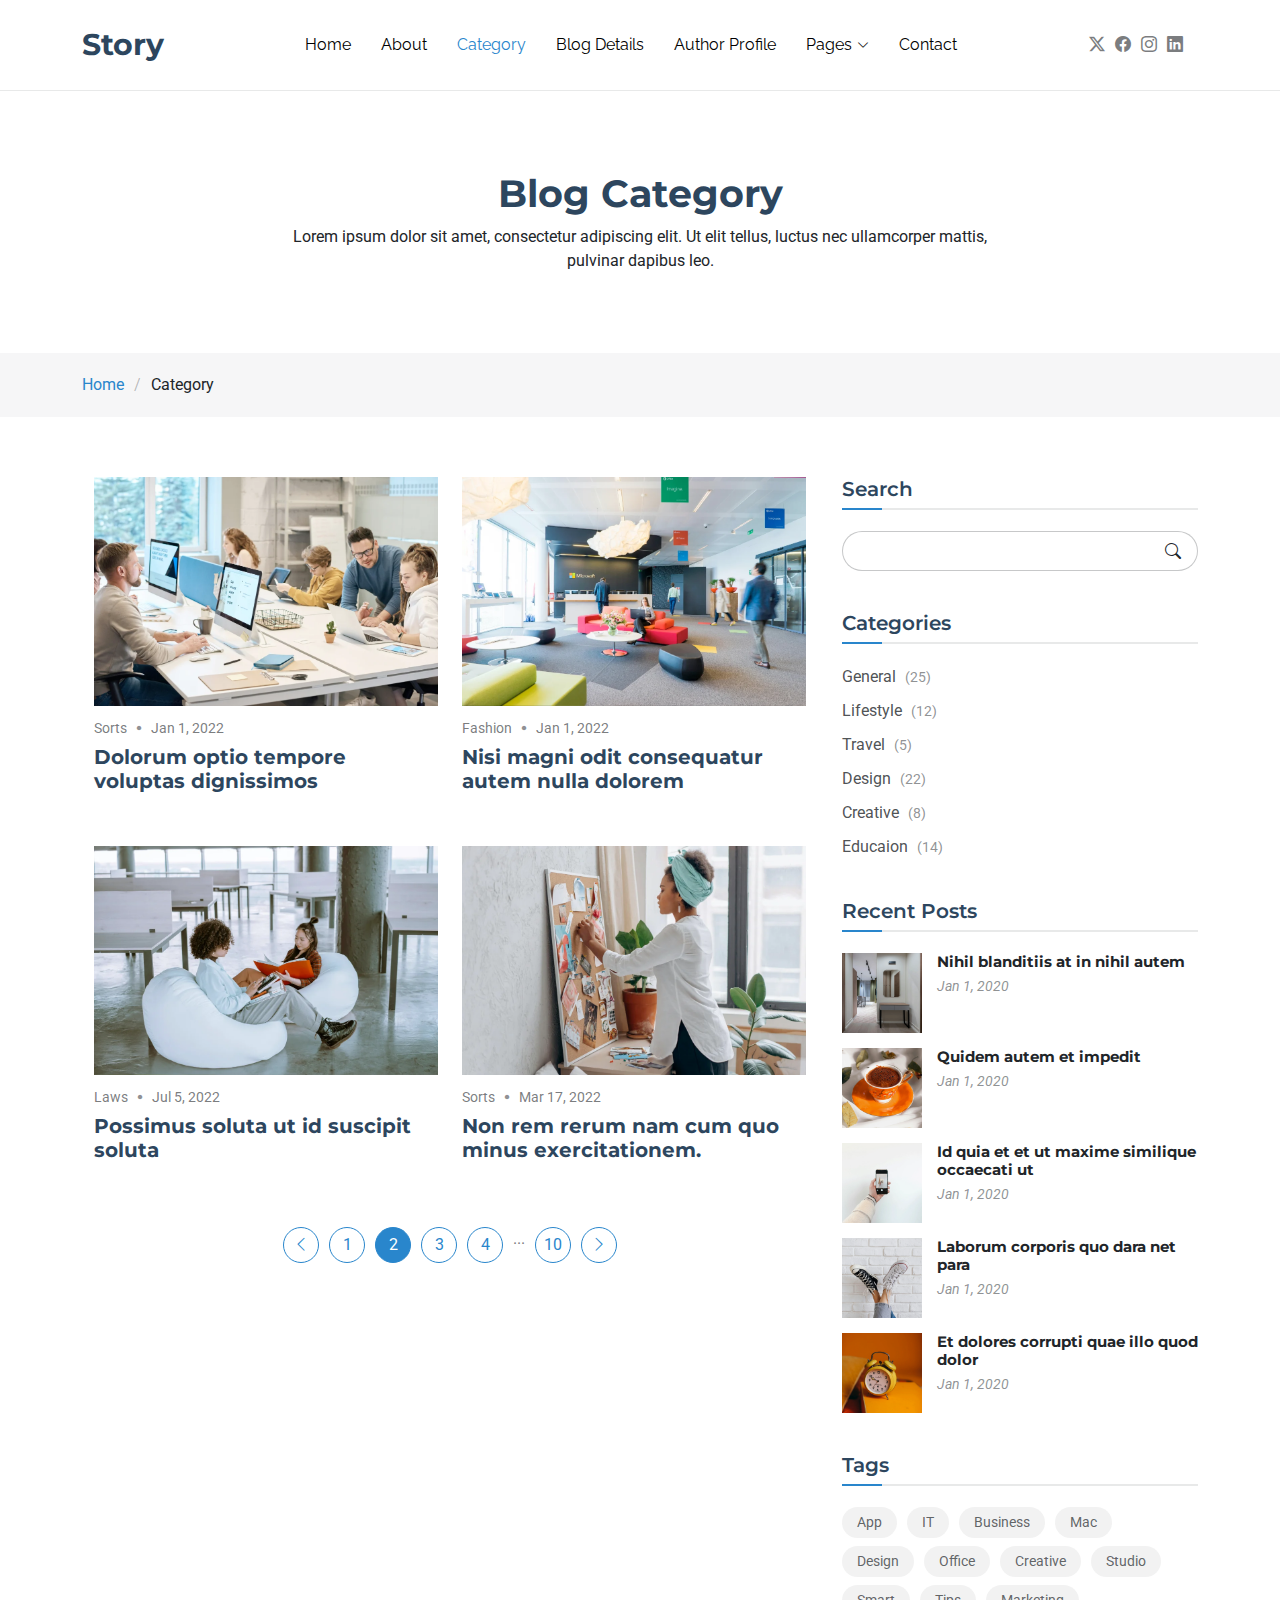
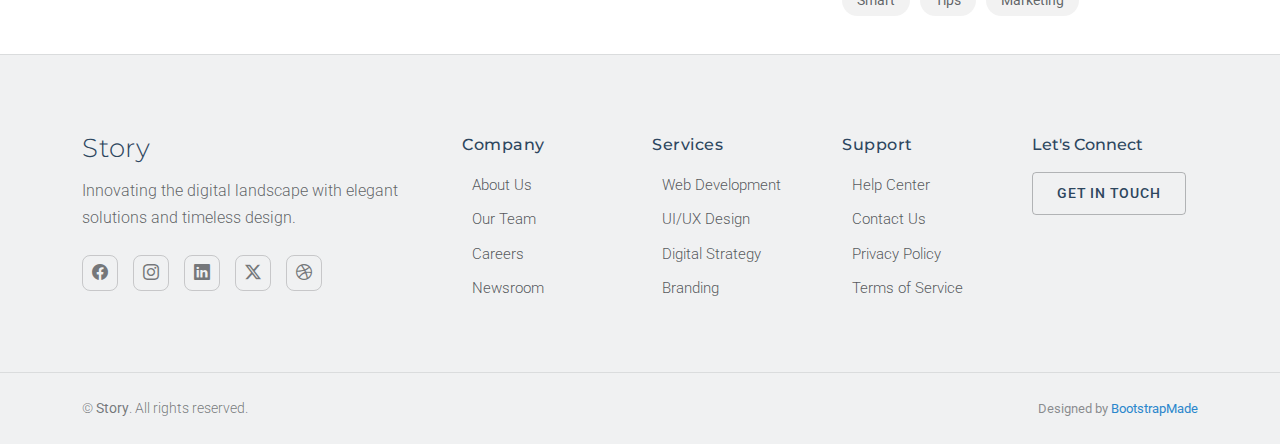
<file: website/category.html>
<!DOCTYPE html>
<html lang="en">

<head>
  <meta charset="utf-8">
  <meta content="width=device-width, initial-scale=1.0" name="viewport">
  <title>Category - Story Bootstrap Template</title>
  <meta name="description" content="">
  <meta name="keywords" content="">

  <!-- Favicons -->
  <link href="assets/img/favicon.png" rel="icon">
  <link href="assets/img/apple-touch-icon.png" rel="apple-touch-icon">

  <!-- Fonts -->
  <link href="https://fonts.googleapis.com" rel="preconnect">
  <link href="https://fonts.gstatic.com" rel="preconnect" crossorigin>
  <link href="https://fonts.googleapis.com/css2?family=Roboto:ital,wght@0,100;0,300;0,400;0,500;0,700;0,900;1,100;1,300;1,400;1,500;1,700;1,900&family=Montserrat:ital,wght@0,100;0,200;0,300;0,400;0,500;0,600;0,700;0,800;0,900;1,100;1,200;1,300;1,400;1,500;1,600;1,700;1,800;1,900&family=Raleway:ital,wght@0,100;0,200;0,300;0,400;0,500;0,600;0,700;0,800;0,900;1,100;1,200;1,300;1,400;1,500;1,600;1,700;1,800;1,900&display=swap" rel="stylesheet">

  <!-- Vendor CSS Files -->
  <link href="assets/vendor/bootstrap/css/bootstrap.min.css" rel="stylesheet">
  <link href="assets/vendor/bootstrap-icons/bootstrap-icons.css" rel="stylesheet">
  <link href="assets/vendor/aos/aos.css" rel="stylesheet">
  <link href="assets/vendor/swiper/swiper-bundle.min.css" rel="stylesheet">

  <!-- Main CSS File -->
  <link href="assets/css/main.css" rel="stylesheet">

  <!-- =======================================================
  * Template Name: Story
  * Template URL: https://bootstrapmade.com/story-bootstrap-blog-template/
  * Updated: Aug 11 2025 with Bootstrap v5.3.7
  * Author: BootstrapMade.com
  * License: https://bootstrapmade.com/license/
  ======================================================== -->
</head>

<body class="category-page">

  <header id="header" class="header d-flex align-items-center position-relative">
    <div class="container position-relative d-flex align-items-center justify-content-between">

      <a href="index.html" class="logo d-flex align-items-center me-auto me-xl-0">
        <!-- Uncomment the line below if you also wish to use an image logo -->
        <!-- <img src="assets/img/logo.webp" alt=""> -->
        <h1 class="sitename">Story</h1>
      </a>

      <nav id="navmenu" class="navmenu">
        <ul>
          <li><a href="index.html">Home</a></li>
          <li><a href="about.html">About</a></li>
          <li><a href="category.html" class="active">Category</a></li>
          <li><a href="blog-details.html">Blog Details</a></li>
          <li><a href="author-profile.html">Author Profile</a></li>
          <li class="dropdown"><a href="#"><span>Pages</span> <i class="bi bi-chevron-down toggle-dropdown"></i></a>
            <ul>
              <li><a href="about.html">About</a></li>
              <li><a href="category.html" class="active">Category</a></li>
              <li><a href="blog-details.html">Blog Details</a></li>
              <li><a href="author-profile.html">Author Profile</a></li>
              <li><a href="search-results.html">Search Results</a></li>
              <li><a href="404.html">404 Not Found Page</a></li>

              <li class="dropdown"><a href="#"><span>Deep Dropdown</span> <i class="bi bi-chevron-down toggle-dropdown"></i></a>
                <ul>
                  <li><a href="#">Deep Dropdown 1</a></li>
                  <li><a href="#">Deep Dropdown 2</a></li>
                  <li><a href="#">Deep Dropdown 3</a></li>
                  <li><a href="#">Deep Dropdown 4</a></li>
                  <li><a href="#">Deep Dropdown 5</a></li>
                </ul>
              </li>
            </ul>
          </li>
          <li><a href="contact.html">Contact</a></li>
        </ul>
        <i class="mobile-nav-toggle d-xl-none bi bi-list"></i>
      </nav>

      <div class="header-social-links">
        <a href="#" class="twitter"><i class="bi bi-twitter-x"></i></a>
        <a href="#" class="facebook"><i class="bi bi-facebook"></i></a>
        <a href="#" class="instagram"><i class="bi bi-instagram"></i></a>
        <a href="#" class="linkedin"><i class="bi bi-linkedin"></i></a>
      </div>

    </div>
  </header>

  <main class="main">

    <!-- Page Title -->
    <div class="page-title">
      <div class="heading">
        <div class="container">
          <div class="row d-flex justify-content-center text-center">
            <div class="col-lg-8">
              <h1 class="heading-title">Blog Category</h1>
              <p class="mb-0">Lorem ipsum dolor sit amet, consectetur adipiscing elit. Ut elit tellus, luctus nec ullamcorper mattis, pulvinar dapibus leo.</p>
            </div>
          </div>
        </div>
      </div>
      <nav class="breadcrumbs">
        <div class="container">
          <ol>
            <li><a href="index.html">Home</a></li>
            <li class="current">Category</li>
          </ol>
        </div>
      </nav>
    </div><!-- End Page Title -->

    <div class="container">
      <div class="row">

        <div class="col-lg-8">

          <!-- Category Postst Section -->
          <section id="category-postst" class="category-postst section">

            <div class="container" data-aos="fade-up" data-aos-delay="100">

              <div class="row gy-5">

                <div class="col-lg-6">
                  <article>

                    <div class="post-img">
                      <img src="assets/img/blog/blog-post-1.webp" alt="" class="img-fluid">
                    </div>

                    <div class="meta-top">
                      <ul>
                        <li class="d-flex align-items-center"><a href="blog-details.html">Sorts</a></li>
                        <li class="d-flex align-items-center"><i class="bi bi-dot"></i> <a href="blog-details.html"><time datetime="2022-01-01">Jan 1, 2022</time></a></li>
                      </ul>
                    </div>

                    <h2 class="title">
                      <a href="blog-details.html">Dolorum optio tempore voluptas dignissimos</a>
                    </h2>

                  </article>
                </div><!-- End post list item -->

                <div class="col-lg-6">

                  <article>

                    <div class="post-img">
                      <img src="assets/img/blog/blog-post-2.webp" alt="" class="img-fluid">
                    </div>

                    <div class="meta-top">
                      <ul>
                        <li class="d-flex align-items-center"><a href="blog-details.html">Fashion</a></li>
                        <li class="d-flex align-items-center"><i class="bi bi-dot"></i> <a href="blog-details.html"><time datetime="2022-01-01">Jan 1, 2022</time></a></li>
                      </ul>
                    </div>

                    <h2 class="title">
                      <a href="blog-details.html">Nisi magni odit consequatur autem nulla dolorem</a>
                    </h2>

                  </article>

                </div><!-- End post list item -->

                <div class="col-lg-6">

                  <article>

                    <div class="post-img">
                      <img src="assets/img/blog/blog-post-3.webp" alt="" class="img-fluid">
                    </div>

                    <div class="meta-top">
                      <ul>
                        <li class="d-flex align-items-center"><a href="blog-details.html">Laws</a></li>
                        <li class="d-flex align-items-center"><i class="bi bi-dot"></i> <a href="blog-details.html"><time datetime="2022-01-01">Jul 5, 2022</time></a></li>
                      </ul>
                    </div>

                    <h2 class="title">
                      <a href="blog-details.html">Possimus soluta ut id suscipit soluta</a>
                    </h2>

                  </article>

                </div><!-- End post list item -->

                <div class="col-lg-6">

                  <article>

                    <div class="post-img">
                      <img src="assets/img/blog/blog-post-4.webp" alt="" class="img-fluid">
                    </div>

                    <div class="meta-top">
                      <ul>
                        <li class="d-flex align-items-center"><a href="blog-details.html">Sorts</a></li>
                        <li class="d-flex align-items-center"><i class="bi bi-dot"></i> <a href="blog-details.html"><time datetime="2022-01-01">Mar 17, 2022</time></a></li>
                      </ul>
                    </div>

                    <h2 class="title">
                      <a href="blog-details.html">Non rem rerum nam cum quo minus exercitationem.</a>
                    </h2>

                  </article>

                </div><!-- End post list item -->

              </div><!-- End blog posts list -->

            </div>

          </section><!-- /Category Postst Section -->

          <!-- Pagination 2 Section -->
          <section id="pagination-2" class="pagination-2 section">

            <div class="container">
              <div class="d-flex justify-content-center">
                <ul>
                  <li><a href="#"><i class="bi bi-chevron-left"></i></a></li>
                  <li><a href="#">1</a></li>
                  <li><a href="#" class="active">2</a></li>
                  <li><a href="#">3</a></li>
                  <li><a href="#">4</a></li>
                  <li>...</li>
                  <li><a href="#">10</a></li>
                  <li><a href="#"><i class="bi bi-chevron-right"></i></a></li>
                </ul>
              </div>
            </div>

          </section><!-- /Pagination 2 Section -->

        </div>

        <div class="col-lg-4 sidebar">

          <div class="widgets-container">

            <!-- Search Widget -->
            <div class="search-widget widget-item">

              <h3 class="widget-title">Search</h3>
              <form action="">
                <input type="text">
                <button type="submit" title="Search"><i class="bi bi-search"></i></button>
              </form>

            </div><!--/Search Widget -->

            <!-- Categories Widget -->
            <div class="categories-widget widget-item">

              <h3 class="widget-title">Categories</h3>
              <ul class="mt-3">
                <li><a href="#">General <span>(25)</span></a></li>
                <li><a href="#">Lifestyle <span>(12)</span></a></li>
                <li><a href="#">Travel <span>(5)</span></a></li>
                <li><a href="#">Design <span>(22)</span></a></li>
                <li><a href="#">Creative <span>(8)</span></a></li>
                <li><a href="#">Educaion <span>(14)</span></a></li>
              </ul>

            </div><!--/Categories Widget -->

            <!-- Recent Posts Widget -->
            <div class="recent-posts-widget widget-item">

              <h3 class="widget-title">Recent Posts</h3>

              <div class="post-item">
                <img src="assets/img/blog/blog-post-square-1.webp" alt="" class="flex-shrink-0">
                <div>
                  <h4><a href="blog-details.html">Nihil blanditiis at in nihil autem</a></h4>
                  <time datetime="2020-01-01">Jan 1, 2020</time>
                </div>
              </div><!-- End recent post item-->

              <div class="post-item">
                <img src="assets/img/blog/blog-post-square-2.webp" alt="" class="flex-shrink-0">
                <div>
                  <h4><a href="blog-details.html">Quidem autem et impedit</a></h4>
                  <time datetime="2020-01-01">Jan 1, 2020</time>
                </div>
              </div><!-- End recent post item-->

              <div class="post-item">
                <img src="assets/img/blog/blog-post-square-3.webp" alt="" class="flex-shrink-0">
                <div>
                  <h4><a href="blog-details.html">Id quia et et ut maxime similique occaecati ut</a></h4>
                  <time datetime="2020-01-01">Jan 1, 2020</time>
                </div>
              </div><!-- End recent post item-->

              <div class="post-item">
                <img src="assets/img/blog/blog-post-square-4.webp" alt="" class="flex-shrink-0">
                <div>
                  <h4><a href="blog-details.html">Laborum corporis quo dara net para</a></h4>
                  <time datetime="2020-01-01">Jan 1, 2020</time>
                </div>
              </div><!-- End recent post item-->

              <div class="post-item">
                <img src="assets/img/blog/blog-post-square-5.webp" alt="" class="flex-shrink-0">
                <div>
                  <h4><a href="blog-details.html">Et dolores corrupti quae illo quod dolor</a></h4>
                  <time datetime="2020-01-01">Jan 1, 2020</time>
                </div>
              </div><!-- End recent post item-->

            </div><!--/Recent Posts Widget -->

            <!-- Tags Widget -->
            <div class="tags-widget widget-item">

              <h3 class="widget-title">Tags</h3>
              <ul>
                <li><a href="#">App</a></li>
                <li><a href="#">IT</a></li>
                <li><a href="#">Business</a></li>
                <li><a href="#">Mac</a></li>
                <li><a href="#">Design</a></li>
                <li><a href="#">Office</a></li>
                <li><a href="#">Creative</a></li>
                <li><a href="#">Studio</a></li>
                <li><a href="#">Smart</a></li>
                <li><a href="#">Tips</a></li>
                <li><a href="#">Marketing</a></li>
              </ul>

            </div><!--/Tags Widget -->

          </div>

        </div>

      </div>
    </div>

  </main>

  <footer id="footer" class="footer position-relative light-background">

    <div class="container">
      <div class="row gy-5">

        <div class="col-lg-4">
          <div class="footer-brand">
            <a href="index.html" class="logo d-flex align-items-center mb-3">
              <span class="sitename">Story</span>
            </a>
            <p class="tagline">Innovating the digital landscape with elegant solutions and timeless design.</p>

            <div class="social-links mt-4">
              <a href="#" aria-label="Facebook"><i class="bi bi-facebook"></i></a>
              <a href="#" aria-label="Instagram"><i class="bi bi-instagram"></i></a>
              <a href="#" aria-label="LinkedIn"><i class="bi bi-linkedin"></i></a>
              <a href="#" aria-label="Twitter"><i class="bi bi-twitter-x"></i></a>
              <a href="#" aria-label="Dribbble"><i class="bi bi-dribbble"></i></a>
            </div>
          </div>
        </div>

        <div class="col-lg-6">
          <div class="footer-links-grid">
            <div class="row">
              <div class="col-6 col-md-4">
                <h5>Company</h5>
                <ul class="list-unstyled">
                  <li><a href="#">About Us</a></li>
                  <li><a href="#">Our Team</a></li>
                  <li><a href="#">Careers</a></li>
                  <li><a href="#">Newsroom</a></li>
                </ul>
              </div>
              <div class="col-6 col-md-4">
                <h5>Services</h5>
                <ul class="list-unstyled">
                  <li><a href="#">Web Development</a></li>
                  <li><a href="#">UI/UX Design</a></li>
                  <li><a href="#">Digital Strategy</a></li>
                  <li><a href="#">Branding</a></li>
                </ul>
              </div>
              <div class="col-6 col-md-4">
                <h5>Support</h5>
                <ul class="list-unstyled">
                  <li><a href="#">Help Center</a></li>
                  <li><a href="#">Contact Us</a></li>
                  <li><a href="#">Privacy Policy</a></li>
                  <li><a href="#">Terms of Service</a></li>
                </ul>
              </div>
            </div>
          </div>
        </div>

        <div class="col-lg-2">
          <div class="footer-cta">
            <h5>Let's Connect</h5>
            <a href="contact.html" class="btn btn-outline">Get in Touch</a>
          </div>
        </div>

      </div>
    </div>

    <div class="footer-bottom">
      <div class="container">
        <div class="row">
          <div class="col-12">
            <div class="footer-bottom-content">
              <p class="mb-0">© <strong>Story</strong>. All rights reserved.</p>
              <div class="credits">
                <!-- All the links in the footer should remain intact. -->
                <!-- You can delete the links only if you've purchased the pro version. -->
                <!-- Licensing information: https://bootstrapmade.com/license/ -->
                <!-- Purchase the pro version with working PHP/AJAX contact form: [buy-url] -->
                Designed by <a href="https://bootstrapmade.com/">BootstrapMade</a>
              </div>
            </div>
          </div>
        </div>
      </div>
    </div>

  </footer>

  <!-- Scroll Top -->
  <a href="#" id="scroll-top" class="scroll-top d-flex align-items-center justify-content-center"><i class="bi bi-arrow-up-short"></i></a>

  <!-- Preloader -->
  <div id="preloader"></div>

  <!-- Vendor JS Files -->
  <script src="assets/vendor/bootstrap/js/bootstrap.bundle.min.js"></script>
  <script src="assets/vendor/php-email-form/validate.js"></script>
  <script src="assets/vendor/aos/aos.js"></script>
  <script src="assets/vendor/swiper/swiper-bundle.min.js"></script>
  <script src="assets/vendor/purecounter/purecounter_vanilla.js"></script>

  <!-- Main JS File -->
  <script src="assets/js/main.js"></script>

</body>

</html>
</file>
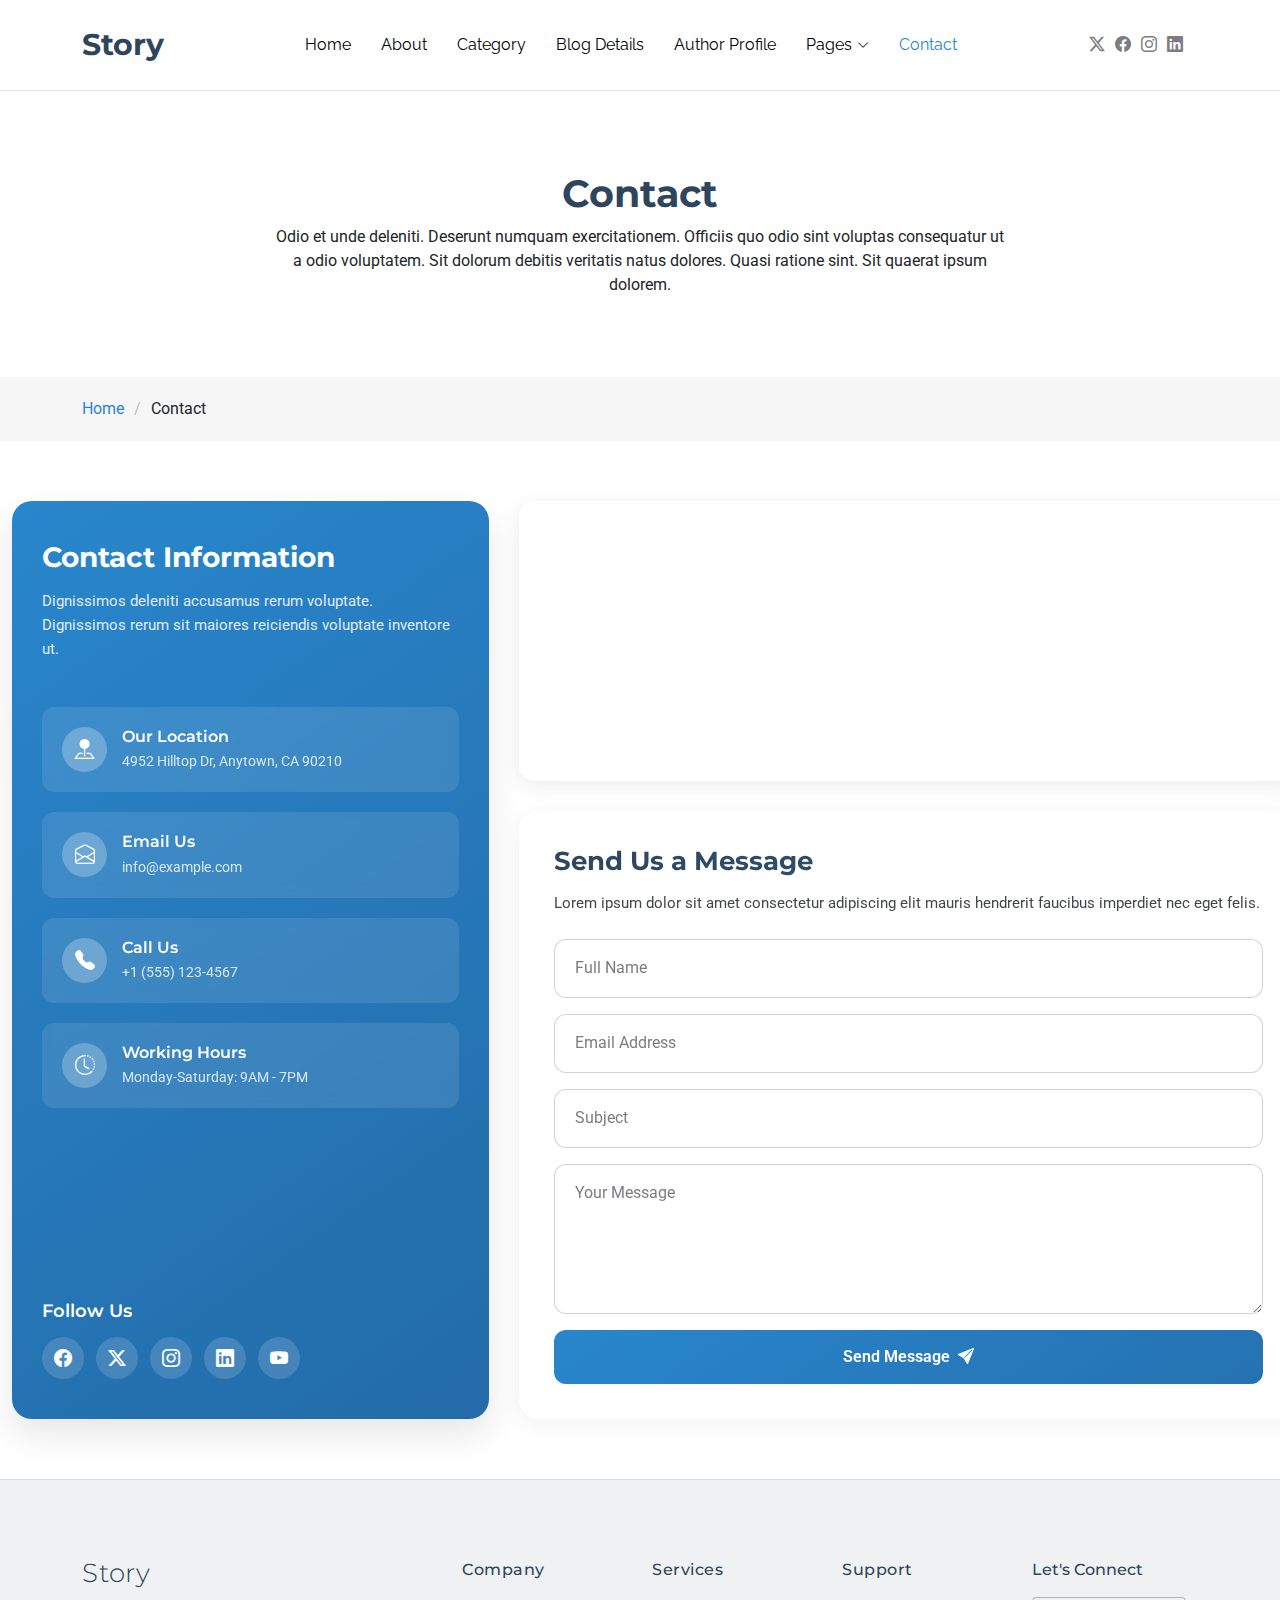
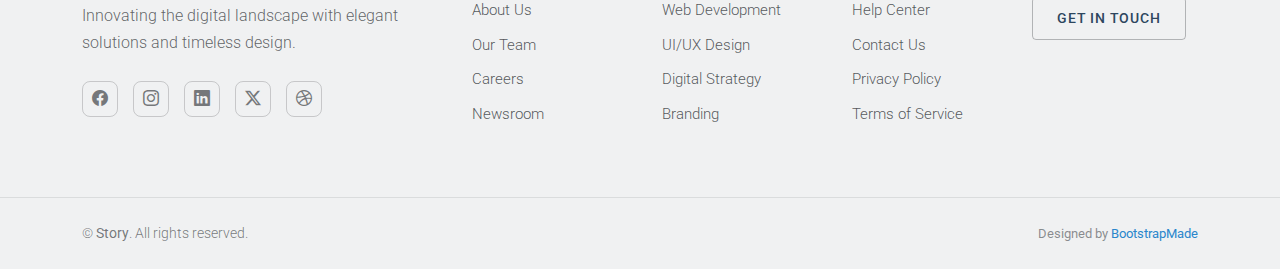
<file: website/contact.html>
<!DOCTYPE html>
<html lang="en">

<head>
  <meta charset="utf-8">
  <meta content="width=device-width, initial-scale=1.0" name="viewport">
  <title>Contact - Story Bootstrap Template</title>
  <meta name="description" content="">
  <meta name="keywords" content="">

  <!-- Favicons -->
  <link href="assets/img/favicon.png" rel="icon">
  <link href="assets/img/apple-touch-icon.png" rel="apple-touch-icon">

  <!-- Fonts -->
  <link href="https://fonts.googleapis.com" rel="preconnect">
  <link href="https://fonts.gstatic.com" rel="preconnect" crossorigin>
  <link href="https://fonts.googleapis.com/css2?family=Roboto:ital,wght@0,100;0,300;0,400;0,500;0,700;0,900;1,100;1,300;1,400;1,500;1,700;1,900&family=Montserrat:ital,wght@0,100;0,200;0,300;0,400;0,500;0,600;0,700;0,800;0,900;1,100;1,200;1,300;1,400;1,500;1,600;1,700;1,800;1,900&family=Raleway:ital,wght@0,100;0,200;0,300;0,400;0,500;0,600;0,700;0,800;0,900;1,100;1,200;1,300;1,400;1,500;1,600;1,700;1,800;1,900&display=swap" rel="stylesheet">

  <!-- Vendor CSS Files -->
  <link href="assets/vendor/bootstrap/css/bootstrap.min.css" rel="stylesheet">
  <link href="assets/vendor/bootstrap-icons/bootstrap-icons.css" rel="stylesheet">
  <link href="assets/vendor/aos/aos.css" rel="stylesheet">
  <link href="assets/vendor/swiper/swiper-bundle.min.css" rel="stylesheet">

  <!-- Main CSS File -->
  <link href="assets/css/main.css" rel="stylesheet">

  <!-- =======================================================
  * Template Name: Story
  * Template URL: https://bootstrapmade.com/story-bootstrap-blog-template/
  * Updated: Aug 11 2025 with Bootstrap v5.3.7
  * Author: BootstrapMade.com
  * License: https://bootstrapmade.com/license/
  ======================================================== -->
</head>

<body class="contact-page">

  <header id="header" class="header d-flex align-items-center position-relative">
    <div class="container position-relative d-flex align-items-center justify-content-between">

      <a href="index.html" class="logo d-flex align-items-center me-auto me-xl-0">
        <!-- Uncomment the line below if you also wish to use an image logo -->
        <!-- <img src="assets/img/logo.webp" alt=""> -->
        <h1 class="sitename">Story</h1>
      </a>

      <nav id="navmenu" class="navmenu">
        <ul>
          <li><a href="index.html">Home</a></li>
          <li><a href="about.html">About</a></li>
          <li><a href="category.html">Category</a></li>
          <li><a href="blog-details.html">Blog Details</a></li>
          <li><a href="author-profile.html">Author Profile</a></li>
          <li class="dropdown"><a href="#"><span>Pages</span> <i class="bi bi-chevron-down toggle-dropdown"></i></a>
            <ul>
              <li><a href="about.html">About</a></li>
              <li><a href="category.html">Category</a></li>
              <li><a href="blog-details.html">Blog Details</a></li>
              <li><a href="author-profile.html">Author Profile</a></li>
              <li><a href="search-results.html">Search Results</a></li>
              <li><a href="404.html">404 Not Found Page</a></li>

              <li class="dropdown"><a href="#"><span>Deep Dropdown</span> <i class="bi bi-chevron-down toggle-dropdown"></i></a>
                <ul>
                  <li><a href="#">Deep Dropdown 1</a></li>
                  <li><a href="#">Deep Dropdown 2</a></li>
                  <li><a href="#">Deep Dropdown 3</a></li>
                  <li><a href="#">Deep Dropdown 4</a></li>
                  <li><a href="#">Deep Dropdown 5</a></li>
                </ul>
              </li>
            </ul>
          </li>
          <li><a href="contact.html" class="active">Contact</a></li>
        </ul>
        <i class="mobile-nav-toggle d-xl-none bi bi-list"></i>
      </nav>

      <div class="header-social-links">
        <a href="#" class="twitter"><i class="bi bi-twitter-x"></i></a>
        <a href="#" class="facebook"><i class="bi bi-facebook"></i></a>
        <a href="#" class="instagram"><i class="bi bi-instagram"></i></a>
        <a href="#" class="linkedin"><i class="bi bi-linkedin"></i></a>
      </div>

    </div>
  </header>

  <main class="main">

    <!-- Page Title -->
    <div class="page-title">
      <div class="heading">
        <div class="container">
          <div class="row d-flex justify-content-center text-center">
            <div class="col-lg-8">
              <h1 class="heading-title">Contact</h1>
              <p class="mb-0">
                Odio et unde deleniti. Deserunt numquam exercitationem. Officiis quo
                odio sint voluptas consequatur ut a odio voluptatem. Sit dolorum
                debitis veritatis natus dolores. Quasi ratione sint. Sit quaerat
                ipsum dolorem.
              </p>
            </div>
          </div>
        </div>
      </div>
      <nav class="breadcrumbs">
        <div class="container">
          <ol>
            <li><a href="index.html">Home</a></li>
            <li class="current">Contact</li>
          </ol>
        </div>
      </nav>
    </div><!-- End Page Title -->

    <!-- Contact Section -->
    <section id="contact" class="contact section">

      <div class="container">
        <div class="contact-wrapper">
          <div class="contact-info-panel">
            <div class="contact-info-header">
              <h3>Contact Information</h3>
              <p>Dignissimos deleniti accusamus rerum voluptate. Dignissimos rerum sit maiores reiciendis voluptate inventore ut.</p>
            </div>

            <div class="contact-info-cards">
              <div class="info-card">
                <div class="icon-container">
                  <i class="bi bi-pin-map-fill"></i>
                </div>
                <div class="card-content">
                  <h4>Our Location</h4>
                  <p>4952 Hilltop Dr, Anytown, CA 90210</p>
                </div>
              </div>

              <div class="info-card">
                <div class="icon-container">
                  <i class="bi bi-envelope-open"></i>
                </div>
                <div class="card-content">
                  <h4>Email Us</h4>
                  <p>info@example.com</p>
                </div>
              </div>

              <div class="info-card">
                <div class="icon-container">
                  <i class="bi bi-telephone-fill"></i>
                </div>
                <div class="card-content">
                  <h4>Call Us</h4>
                  <p>+1 (555) 123-4567</p>
                </div>
              </div>

              <div class="info-card">
                <div class="icon-container">
                  <i class="bi bi-clock-history"></i>
                </div>
                <div class="card-content">
                  <h4>Working Hours</h4>
                  <p>Monday-Saturday: 9AM - 7PM</p>
                </div>
              </div>
            </div>

            <div class="social-links-panel">
              <h5>Follow Us</h5>
              <div class="social-icons">
                <a href="#"><i class="bi bi-facebook"></i></a>
                <a href="#"><i class="bi bi-twitter-x"></i></a>
                <a href="#"><i class="bi bi-instagram"></i></a>
                <a href="#"><i class="bi bi-linkedin"></i></a>
                <a href="#"><i class="bi bi-youtube"></i></a>
              </div>
            </div>
          </div>

          <div class="contact-form-panel">
            <div class="map-container">
              <iframe src="https://www.google.com/maps/embed?pb=!1m14!1m8!1m3!1d48389.78314118045!2d-74.006138!3d40.710059!3m2!1i1024!2i768!4f13.1!3m3!1m2!1s0x89c25a22a3bda30d%3A0xb89d1fe6bc499443!2sDowntown%20Conference%20Center!5e0!3m2!1sen!2sus!4v1676961268712!5m2!1sen!2sus" width="100%" height="100%" style="border:0;" allowfullscreen="" loading="lazy" referrerpolicy="no-referrer-when-downgrade"></iframe>
            </div>

            <div class="form-container">
              <h3>Send Us a Message</h3>
              <p>Lorem ipsum dolor sit amet consectetur adipiscing elit mauris hendrerit faucibus imperdiet nec eget felis.</p>

              <form action="forms/contact.php" method="post" class="php-email-form">
                <div class="form-floating mb-3">
                  <input type="text" class="form-control" id="nameInput" name="name" placeholder="Full Name" required="">
                  <label for="nameInput">Full Name</label>
                </div>

                <div class="form-floating mb-3">
                  <input type="email" class="form-control" id="emailInput" name="email" placeholder="Email Address" required="">
                  <label for="emailInput">Email Address</label>
                </div>

                <div class="form-floating mb-3">
                  <input type="text" class="form-control" id="subjectInput" name="subject" placeholder="Subject" required="">
                  <label for="subjectInput">Subject</label>
                </div>

                <div class="form-floating mb-3">
                  <textarea class="form-control" id="messageInput" name="message" rows="5" placeholder="Your Message" style="height: 150px" required=""></textarea>
                  <label for="messageInput">Your Message</label>
                </div>

                <div class="my-3">
                  <div class="loading">Loading</div>
                  <div class="error-message"></div>
                  <div class="sent-message">Your message has been sent. Thank you!</div>
                </div>

                <div class="d-grid">
                  <button type="submit" class="btn-submit">Send Message <i class="bi bi-send-fill ms-2"></i></button>
                </div>
              </form>
            </div>
          </div>
        </div>
      </div>
    </section><!-- /Contact Section -->

  </main>

  <footer id="footer" class="footer position-relative light-background">

    <div class="container">
      <div class="row gy-5">

        <div class="col-lg-4">
          <div class="footer-brand">
            <a href="index.html" class="logo d-flex align-items-center mb-3">
              <span class="sitename">Story</span>
            </a>
            <p class="tagline">Innovating the digital landscape with elegant solutions and timeless design.</p>

            <div class="social-links mt-4">
              <a href="#" aria-label="Facebook"><i class="bi bi-facebook"></i></a>
              <a href="#" aria-label="Instagram"><i class="bi bi-instagram"></i></a>
              <a href="#" aria-label="LinkedIn"><i class="bi bi-linkedin"></i></a>
              <a href="#" aria-label="Twitter"><i class="bi bi-twitter-x"></i></a>
              <a href="#" aria-label="Dribbble"><i class="bi bi-dribbble"></i></a>
            </div>
          </div>
        </div>

        <div class="col-lg-6">
          <div class="footer-links-grid">
            <div class="row">
              <div class="col-6 col-md-4">
                <h5>Company</h5>
                <ul class="list-unstyled">
                  <li><a href="#">About Us</a></li>
                  <li><a href="#">Our Team</a></li>
                  <li><a href="#">Careers</a></li>
                  <li><a href="#">Newsroom</a></li>
                </ul>
              </div>
              <div class="col-6 col-md-4">
                <h5>Services</h5>
                <ul class="list-unstyled">
                  <li><a href="#">Web Development</a></li>
                  <li><a href="#">UI/UX Design</a></li>
                  <li><a href="#">Digital Strategy</a></li>
                  <li><a href="#">Branding</a></li>
                </ul>
              </div>
              <div class="col-6 col-md-4">
                <h5>Support</h5>
                <ul class="list-unstyled">
                  <li><a href="#">Help Center</a></li>
                  <li><a href="#">Contact Us</a></li>
                  <li><a href="#">Privacy Policy</a></li>
                  <li><a href="#">Terms of Service</a></li>
                </ul>
              </div>
            </div>
          </div>
        </div>

        <div class="col-lg-2">
          <div class="footer-cta">
            <h5>Let's Connect</h5>
            <a href="contact.html" class="btn btn-outline">Get in Touch</a>
          </div>
        </div>

      </div>
    </div>

    <div class="footer-bottom">
      <div class="container">
        <div class="row">
          <div class="col-12">
            <div class="footer-bottom-content">
              <p class="mb-0">© <strong>Story</strong>. All rights reserved.</p>
              <div class="credits">
                <!-- All the links in the footer should remain intact. -->
                <!-- You can delete the links only if you've purchased the pro version. -->
                <!-- Licensing information: https://bootstrapmade.com/license/ -->
                <!-- Purchase the pro version with working PHP/AJAX contact form: [buy-url] -->
                Designed by <a href="https://bootstrapmade.com/">BootstrapMade</a>
              </div>
            </div>
          </div>
        </div>
      </div>
    </div>

  </footer>

  <!-- Scroll Top -->
  <a href="#" id="scroll-top" class="scroll-top d-flex align-items-center justify-content-center"><i class="bi bi-arrow-up-short"></i></a>

  <!-- Preloader -->
  <div id="preloader"></div>

  <!-- Vendor JS Files -->
  <script src="assets/vendor/bootstrap/js/bootstrap.bundle.min.js"></script>
  <script src="assets/vendor/php-email-form/validate.js"></script>
  <script src="assets/vendor/aos/aos.js"></script>
  <script src="assets/vendor/swiper/swiper-bundle.min.js"></script>
  <script src="assets/vendor/purecounter/purecounter_vanilla.js"></script>

  <!-- Main JS File -->
  <script src="assets/js/main.js"></script>

</body>

</html>
</file>
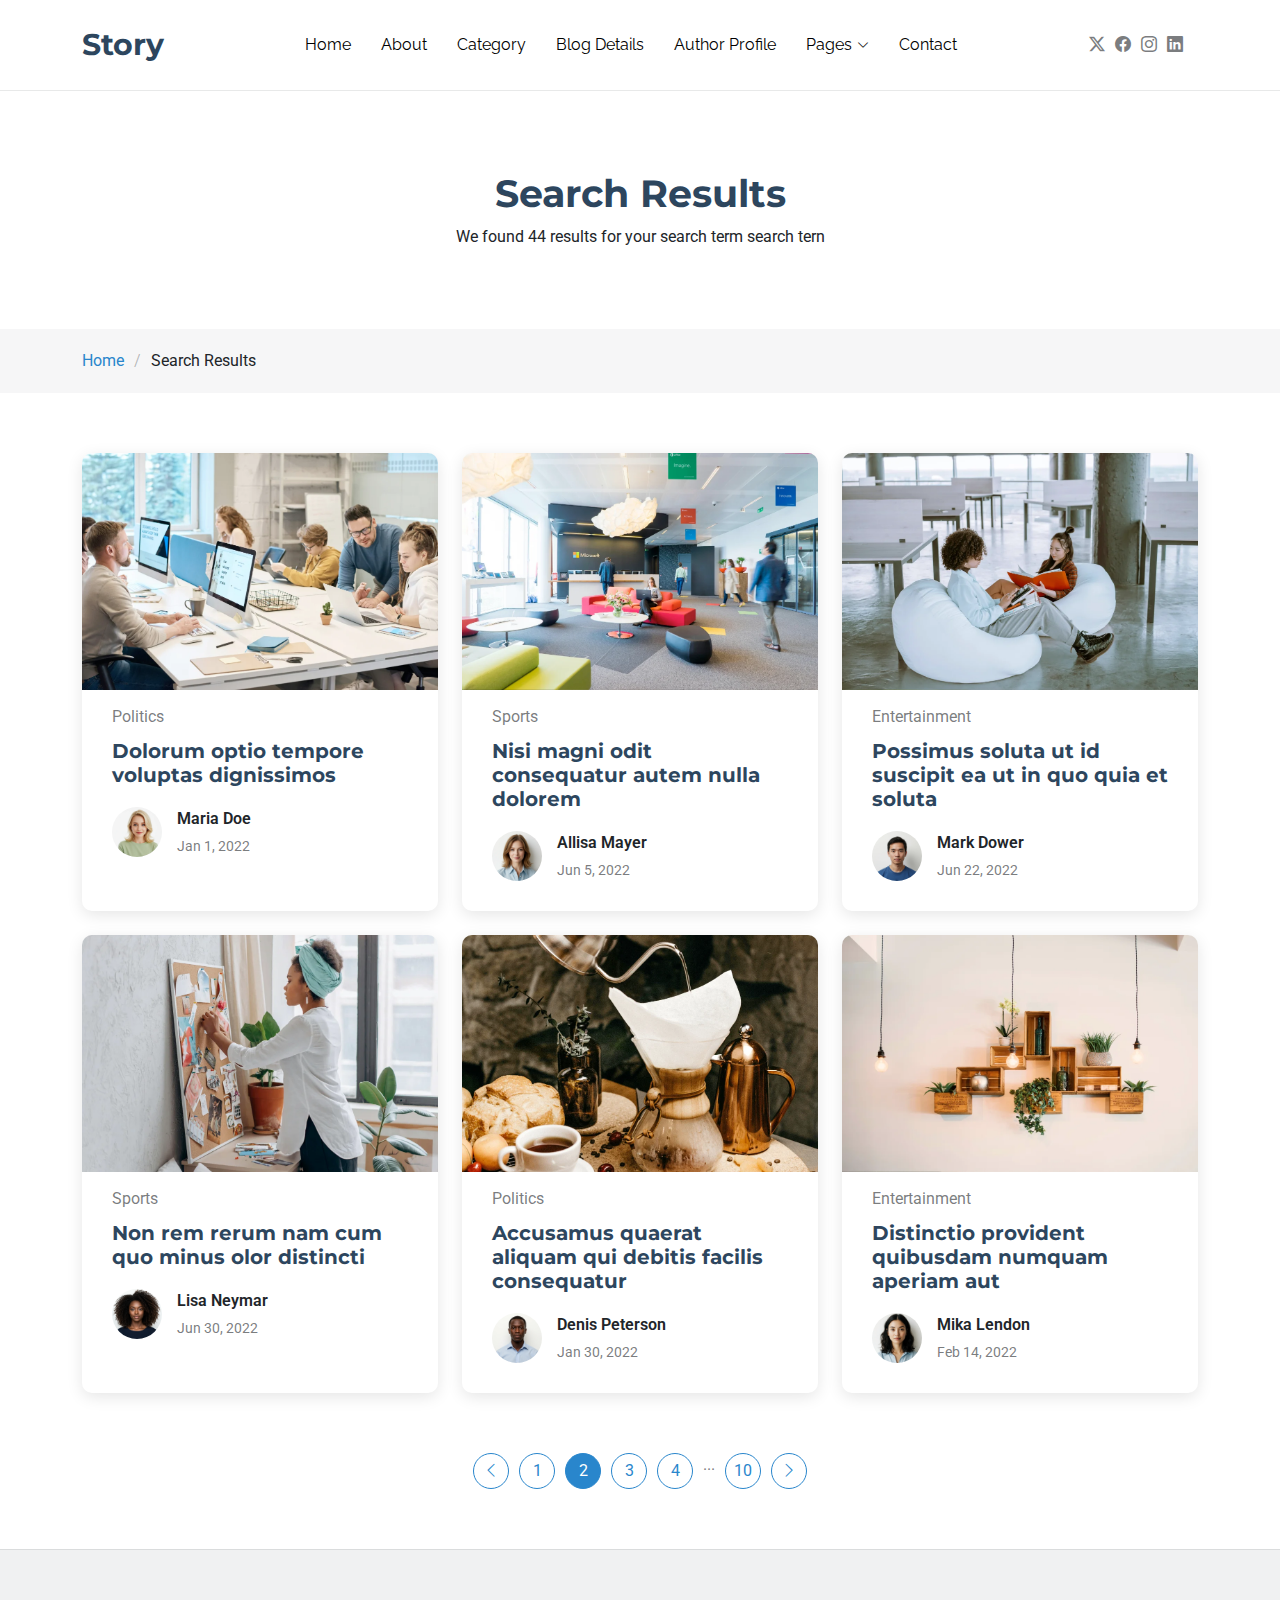
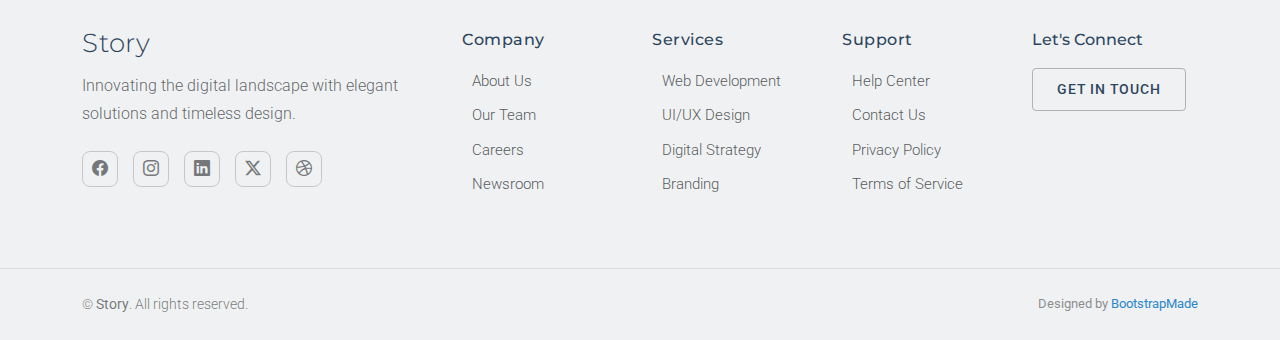
<file: website/search-results.html>
<!DOCTYPE html>
<html lang="en">

<head>
  <meta charset="utf-8">
  <meta content="width=device-width, initial-scale=1.0" name="viewport">
  <title>Search Results - Story Bootstrap Template</title>
  <meta name="description" content="">
  <meta name="keywords" content="">

  <!-- Favicons -->
  <link href="assets/img/favicon.png" rel="icon">
  <link href="assets/img/apple-touch-icon.png" rel="apple-touch-icon">

  <!-- Fonts -->
  <link href="https://fonts.googleapis.com" rel="preconnect">
  <link href="https://fonts.gstatic.com" rel="preconnect" crossorigin>
  <link href="https://fonts.googleapis.com/css2?family=Roboto:ital,wght@0,100;0,300;0,400;0,500;0,700;0,900;1,100;1,300;1,400;1,500;1,700;1,900&family=Montserrat:ital,wght@0,100;0,200;0,300;0,400;0,500;0,600;0,700;0,800;0,900;1,100;1,200;1,300;1,400;1,500;1,600;1,700;1,800;1,900&family=Raleway:ital,wght@0,100;0,200;0,300;0,400;0,500;0,600;0,700;0,800;0,900;1,100;1,200;1,300;1,400;1,500;1,600;1,700;1,800;1,900&display=swap" rel="stylesheet">

  <!-- Vendor CSS Files -->
  <link href="assets/vendor/bootstrap/css/bootstrap.min.css" rel="stylesheet">
  <link href="assets/vendor/bootstrap-icons/bootstrap-icons.css" rel="stylesheet">
  <link href="assets/vendor/aos/aos.css" rel="stylesheet">
  <link href="assets/vendor/swiper/swiper-bundle.min.css" rel="stylesheet">

  <!-- Main CSS File -->
  <link href="assets/css/main.css" rel="stylesheet">

  <!-- =======================================================
  * Template Name: Story
  * Template URL: https://bootstrapmade.com/story-bootstrap-blog-template/
  * Updated: Aug 11 2025 with Bootstrap v5.3.7
  * Author: BootstrapMade.com
  * License: https://bootstrapmade.com/license/
  ======================================================== -->
</head>

<body class="search-results-page">

  <header id="header" class="header d-flex align-items-center position-relative">
    <div class="container position-relative d-flex align-items-center justify-content-between">

      <a href="index.html" class="logo d-flex align-items-center me-auto me-xl-0">
        <!-- Uncomment the line below if you also wish to use an image logo -->
        <!-- <img src="assets/img/logo.webp" alt=""> -->
        <h1 class="sitename">Story</h1>
      </a>

      <nav id="navmenu" class="navmenu">
        <ul>
          <li><a href="index.html">Home</a></li>
          <li><a href="about.html">About</a></li>
          <li><a href="category.html">Category</a></li>
          <li><a href="blog-details.html">Blog Details</a></li>
          <li><a href="author-profile.html">Author Profile</a></li>
          <li class="dropdown"><a href="#"><span>Pages</span> <i class="bi bi-chevron-down toggle-dropdown"></i></a>
            <ul>
              <li><a href="about.html">About</a></li>
              <li><a href="category.html">Category</a></li>
              <li><a href="blog-details.html">Blog Details</a></li>
              <li><a href="author-profile.html">Author Profile</a></li>
              <li><a href="search-results.html" class="active">Search Results</a></li>
              <li><a href="404.html">404 Not Found Page</a></li>

              <li class="dropdown"><a href="#"><span>Deep Dropdown</span> <i class="bi bi-chevron-down toggle-dropdown"></i></a>
                <ul>
                  <li><a href="#">Deep Dropdown 1</a></li>
                  <li><a href="#">Deep Dropdown 2</a></li>
                  <li><a href="#">Deep Dropdown 3</a></li>
                  <li><a href="#">Deep Dropdown 4</a></li>
                  <li><a href="#">Deep Dropdown 5</a></li>
                </ul>
              </li>
            </ul>
          </li>
          <li><a href="contact.html">Contact</a></li>
        </ul>
        <i class="mobile-nav-toggle d-xl-none bi bi-list"></i>
      </nav>

      <div class="header-social-links">
        <a href="#" class="twitter"><i class="bi bi-twitter-x"></i></a>
        <a href="#" class="facebook"><i class="bi bi-facebook"></i></a>
        <a href="#" class="instagram"><i class="bi bi-instagram"></i></a>
        <a href="#" class="linkedin"><i class="bi bi-linkedin"></i></a>
      </div>

    </div>
  </header>

  <main class="main">

    <!-- Page Title -->
    <div class="page-title">
      <div class="heading">
        <div class="container">
          <div class="row d-flex justify-content-center text-center">
            <div class="col-lg-8">
              <h1 class="heading-title">Search Results</h1>
              <p class="mb-0">We found 44 results for your search term search tern</p>
            </div>
          </div>
        </div>
      </div>
      <nav class="breadcrumbs">
        <div class="container">
          <ol>
            <li><a href="index.html">Home</a></li>
            <li class="current">Search Results</li>
          </ol>
        </div>
      </nav>
    </div><!-- End Page Title -->

    <!-- Search Results Posts Section -->
    <section id="search-results-posts" class="search-results-posts section">

      <div class="container" data-aos="fade-up" data-aos-delay="100">
        <div class="row gy-4">

          <div class="col-lg-4">
            <article>

              <div class="post-img">
                <img src="assets/img/blog/blog-post-1.webp" alt="" class="img-fluid">
              </div>

              <p class="post-category">Politics</p>

              <h2 class="title">
                <a href="blog-details.html">Dolorum optio tempore voluptas dignissimos</a>
              </h2>

              <div class="d-flex align-items-center">
                <img src="assets/img/person/person-f-12.webp" alt="" class="img-fluid post-author-img flex-shrink-0">
                <div class="post-meta">
                  <p class="post-author">Maria Doe</p>
                  <p class="post-date">
                    <time datetime="2022-01-01">Jan 1, 2022</time>
                  </p>
                </div>
              </div>

            </article>
          </div><!-- End post list item -->

          <div class="col-lg-4">
            <article>

              <div class="post-img">
                <img src="assets/img/blog/blog-post-2.webp" alt="" class="img-fluid">
              </div>

              <p class="post-category">Sports</p>

              <h2 class="title">
                <a href="blog-details.html">Nisi magni odit consequatur autem nulla dolorem</a>
              </h2>

              <div class="d-flex align-items-center">
                <img src="assets/img/person/person-f-13.webp" alt="" class="img-fluid post-author-img flex-shrink-0">
                <div class="post-meta">
                  <p class="post-author">Allisa Mayer</p>
                  <p class="post-date">
                    <time datetime="2022-01-01">Jun 5, 2022</time>
                  </p>
                </div>
              </div>

            </article>
          </div><!-- End post list item -->

          <div class="col-lg-4">
            <article>

              <div class="post-img">
                <img src="assets/img/blog/blog-post-3.webp" alt="" class="img-fluid">
              </div>

              <p class="post-category">Entertainment</p>

              <h2 class="title">
                <a href="blog-details.html">Possimus soluta ut id suscipit ea ut in quo quia et soluta</a>
              </h2>

              <div class="d-flex align-items-center">
                <img src="assets/img/person/person-m-10.webp" alt="" class="img-fluid post-author-img flex-shrink-0">
                <div class="post-meta">
                  <p class="post-author">Mark Dower</p>
                  <p class="post-date">
                    <time datetime="2022-01-01">Jun 22, 2022</time>
                  </p>
                </div>
              </div>

            </article>
          </div><!-- End post list item -->

          <div class="col-lg-4">
            <article>

              <div class="post-img">
                <img src="assets/img/blog/blog-post-4.webp" alt="" class="img-fluid">
              </div>

              <p class="post-category">Sports</p>

              <h2 class="title">
                <a href="blog-details.html">Non rem rerum nam cum quo minus olor distincti</a>
              </h2>

              <div class="d-flex align-items-center">
                <img src="assets/img/person/person-f-14.webp" alt="" class="img-fluid post-author-img flex-shrink-0">
                <div class="post-meta">
                  <p class="post-author">Lisa Neymar</p>
                  <p class="post-date">
                    <time datetime="2022-01-01">Jun 30, 2022</time>
                  </p>
                </div>
              </div>

            </article>
          </div><!-- End post list item -->

          <div class="col-lg-4">
            <article>

              <div class="post-img">
                <img src="assets/img/blog/blog-post-5.webp" alt="" class="img-fluid">
              </div>

              <p class="post-category">Politics</p>

              <h2 class="title">
                <a href="blog-details.html">Accusamus quaerat aliquam qui debitis facilis consequatur</a>
              </h2>

              <div class="d-flex align-items-center">
                <img src="assets/img/person/person-m-11.webp" alt="" class="img-fluid post-author-img flex-shrink-0">
                <div class="post-meta">
                  <p class="post-author">Denis Peterson</p>
                  <p class="post-date">
                    <time datetime="2022-01-01">Jan 30, 2022</time>
                  </p>
                </div>
              </div>

            </article>
          </div><!-- End post list item -->

          <div class="col-lg-4">
            <article>

              <div class="post-img">
                <img src="assets/img/blog/blog-post-6.webp" alt="" class="img-fluid">
              </div>

              <p class="post-category">Entertainment</p>

              <h2 class="title">
                <a href="blog-details.html">Distinctio provident quibusdam numquam aperiam aut</a>
              </h2>

              <div class="d-flex align-items-center">
                <img src="assets/img/person/person-f-15.webp" alt="" class="img-fluid post-author-img flex-shrink-0">
                <div class="post-meta">
                  <p class="post-author">Mika Lendon</p>
                  <p class="post-date">
                    <time datetime="2022-01-01">Feb 14, 2022</time>
                  </p>
                </div>
              </div>

            </article>
          </div><!-- End post list item -->

        </div>
      </div>

    </section><!-- /Search Results Posts Section -->

    <!-- Pagination 3 Section -->
    <section id="pagination-3" class="pagination-3 section">

      <div class="container">
        <div class="d-flex justify-content-center">
          <ul>
            <li><a href="#"><i class="bi bi-chevron-left"></i></a></li>
            <li><a href="#">1</a></li>
            <li><a href="#" class="active">2</a></li>
            <li><a href="#">3</a></li>
            <li><a href="#">4</a></li>
            <li>...</li>
            <li><a href="#">10</a></li>
            <li><a href="#"><i class="bi bi-chevron-right"></i></a></li>
          </ul>
        </div>
      </div>

    </section><!-- /Pagination 3 Section -->

  </main>

  <footer id="footer" class="footer position-relative light-background">

    <div class="container">
      <div class="row gy-5">

        <div class="col-lg-4">
          <div class="footer-brand">
            <a href="index.html" class="logo d-flex align-items-center mb-3">
              <span class="sitename">Story</span>
            </a>
            <p class="tagline">Innovating the digital landscape with elegant solutions and timeless design.</p>

            <div class="social-links mt-4">
              <a href="#" aria-label="Facebook"><i class="bi bi-facebook"></i></a>
              <a href="#" aria-label="Instagram"><i class="bi bi-instagram"></i></a>
              <a href="#" aria-label="LinkedIn"><i class="bi bi-linkedin"></i></a>
              <a href="#" aria-label="Twitter"><i class="bi bi-twitter-x"></i></a>
              <a href="#" aria-label="Dribbble"><i class="bi bi-dribbble"></i></a>
            </div>
          </div>
        </div>

        <div class="col-lg-6">
          <div class="footer-links-grid">
            <div class="row">
              <div class="col-6 col-md-4">
                <h5>Company</h5>
                <ul class="list-unstyled">
                  <li><a href="#">About Us</a></li>
                  <li><a href="#">Our Team</a></li>
                  <li><a href="#">Careers</a></li>
                  <li><a href="#">Newsroom</a></li>
                </ul>
              </div>
              <div class="col-6 col-md-4">
                <h5>Services</h5>
                <ul class="list-unstyled">
                  <li><a href="#">Web Development</a></li>
                  <li><a href="#">UI/UX Design</a></li>
                  <li><a href="#">Digital Strategy</a></li>
                  <li><a href="#">Branding</a></li>
                </ul>
              </div>
              <div class="col-6 col-md-4">
                <h5>Support</h5>
                <ul class="list-unstyled">
                  <li><a href="#">Help Center</a></li>
                  <li><a href="#">Contact Us</a></li>
                  <li><a href="#">Privacy Policy</a></li>
                  <li><a href="#">Terms of Service</a></li>
                </ul>
              </div>
            </div>
          </div>
        </div>

        <div class="col-lg-2">
          <div class="footer-cta">
            <h5>Let's Connect</h5>
            <a href="contact.html" class="btn btn-outline">Get in Touch</a>
          </div>
        </div>

      </div>
    </div>

    <div class="footer-bottom">
      <div class="container">
        <div class="row">
          <div class="col-12">
            <div class="footer-bottom-content">
              <p class="mb-0">© <strong>Story</strong>. All rights reserved.</p>
              <div class="credits">
                <!-- All the links in the footer should remain intact. -->
                <!-- You can delete the links only if you've purchased the pro version. -->
                <!-- Licensing information: https://bootstrapmade.com/license/ -->
                <!-- Purchase the pro version with working PHP/AJAX contact form: [buy-url] -->
                Designed by <a href="https://bootstrapmade.com/">BootstrapMade</a>
              </div>
            </div>
          </div>
        </div>
      </div>
    </div>

  </footer>

  <!-- Scroll Top -->
  <a href="#" id="scroll-top" class="scroll-top d-flex align-items-center justify-content-center"><i class="bi bi-arrow-up-short"></i></a>

  <!-- Preloader -->
  <div id="preloader"></div>

  <!-- Vendor JS Files -->
  <script src="assets/vendor/bootstrap/js/bootstrap.bundle.min.js"></script>
  <script src="assets/vendor/php-email-form/validate.js"></script>
  <script src="assets/vendor/aos/aos.js"></script>
  <script src="assets/vendor/swiper/swiper-bundle.min.js"></script>
  <script src="assets/vendor/purecounter/purecounter_vanilla.js"></script>

  <!-- Main JS File -->
  <script src="assets/js/main.js"></script>

</body>

</html>
</file>
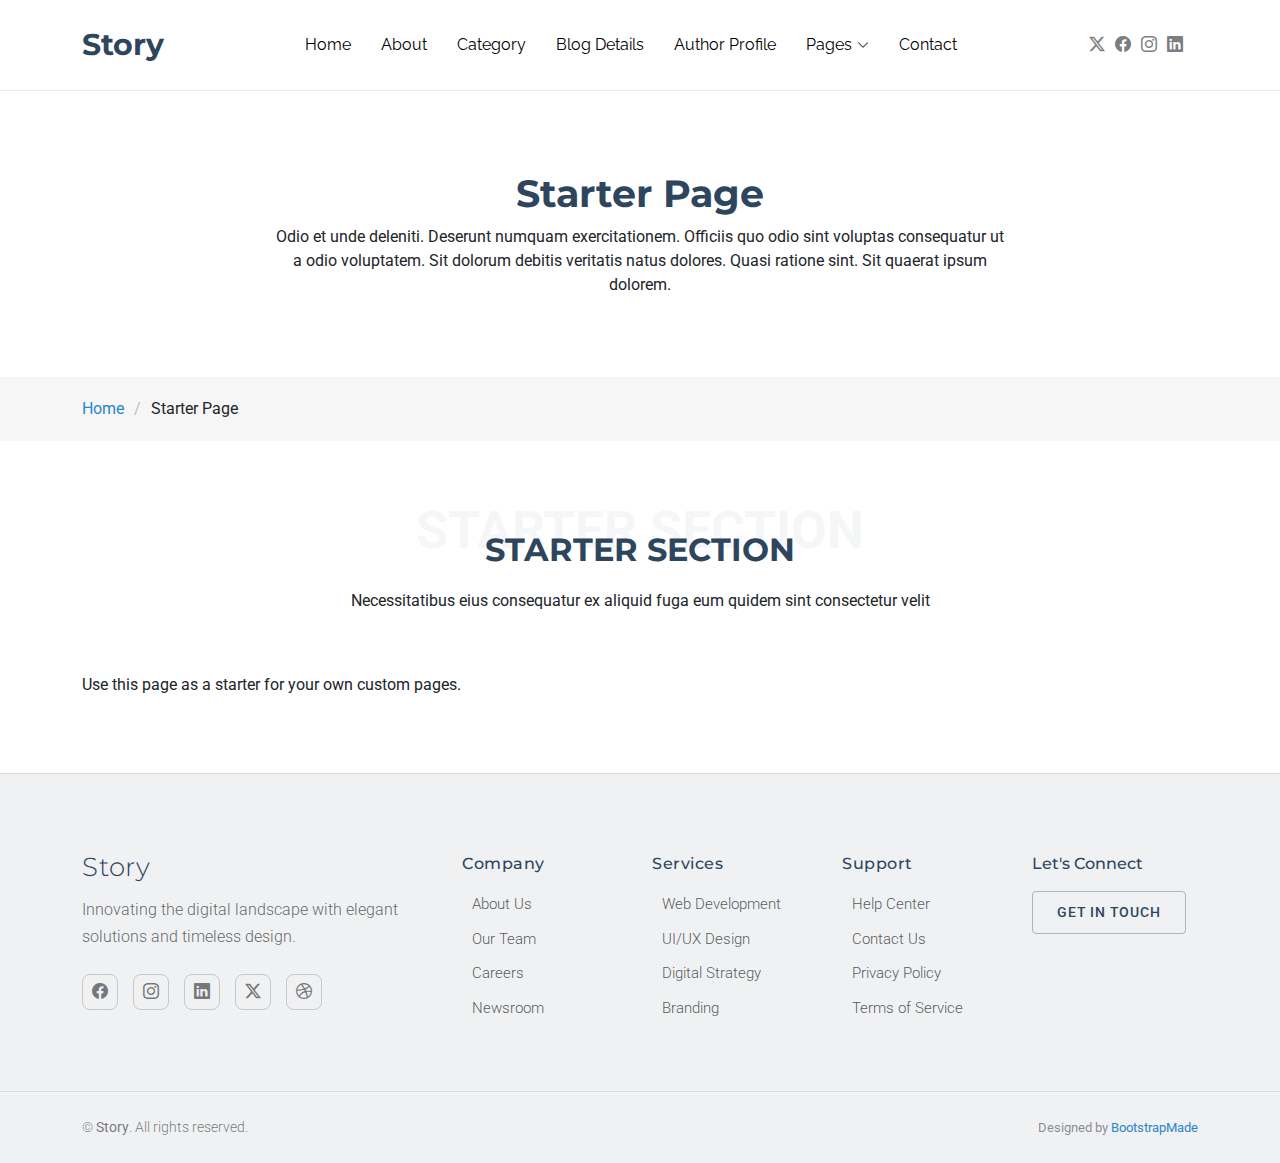
<file: website/starter-page.html>
<!DOCTYPE html>
<html lang="en">

<head>
  <meta charset="utf-8">
  <meta content="width=device-width, initial-scale=1.0" name="viewport">
  <title>Starter Page - Story Bootstrap Template</title>
  <meta name="description" content="">
  <meta name="keywords" content="">

  <!-- Favicons -->
  <link href="assets/img/favicon.png" rel="icon">
  <link href="assets/img/apple-touch-icon.png" rel="apple-touch-icon">

  <!-- Fonts -->
  <link href="https://fonts.googleapis.com" rel="preconnect">
  <link href="https://fonts.gstatic.com" rel="preconnect" crossorigin>
  <link href="https://fonts.googleapis.com/css2?family=Roboto:ital,wght@0,100;0,300;0,400;0,500;0,700;0,900;1,100;1,300;1,400;1,500;1,700;1,900&family=Montserrat:ital,wght@0,100;0,200;0,300;0,400;0,500;0,600;0,700;0,800;0,900;1,100;1,200;1,300;1,400;1,500;1,600;1,700;1,800;1,900&family=Raleway:ital,wght@0,100;0,200;0,300;0,400;0,500;0,600;0,700;0,800;0,900;1,100;1,200;1,300;1,400;1,500;1,600;1,700;1,800;1,900&display=swap" rel="stylesheet">

  <!-- Vendor CSS Files -->
  <link href="assets/vendor/bootstrap/css/bootstrap.min.css" rel="stylesheet">
  <link href="assets/vendor/bootstrap-icons/bootstrap-icons.css" rel="stylesheet">
  <link href="assets/vendor/aos/aos.css" rel="stylesheet">
  <link href="assets/vendor/swiper/swiper-bundle.min.css" rel="stylesheet">

  <!-- Main CSS File -->
  <link href="assets/css/main.css" rel="stylesheet">

  <!-- =======================================================
  * Template Name: Story
  * Template URL: https://bootstrapmade.com/story-bootstrap-blog-template/
  * Updated: Aug 11 2025 with Bootstrap v5.3.7
  * Author: BootstrapMade.com
  * License: https://bootstrapmade.com/license/
  ======================================================== -->
</head>

<body class="starter-page-page">

  <header id="header" class="header d-flex align-items-center position-relative">
    <div class="container position-relative d-flex align-items-center justify-content-between">

      <a href="index.html" class="logo d-flex align-items-center me-auto me-xl-0">
        <!-- Uncomment the line below if you also wish to use an image logo -->
        <!-- <img src="assets/img/logo.webp" alt=""> -->
        <h1 class="sitename">Story</h1>
      </a>

      <nav id="navmenu" class="navmenu">
        <ul>
          <li><a href="index.html">Home</a></li>
          <li><a href="about.html">About</a></li>
          <li><a href="category.html">Category</a></li>
          <li><a href="blog-details.html">Blog Details</a></li>
          <li><a href="author-profile.html">Author Profile</a></li>
          <li class="dropdown"><a href="#"><span>Pages</span> <i class="bi bi-chevron-down toggle-dropdown"></i></a>
            <ul>
              <li><a href="about.html">About</a></li>
              <li><a href="category.html">Category</a></li>
              <li><a href="blog-details.html">Blog Details</a></li>
              <li><a href="author-profile.html">Author Profile</a></li>
              <li><a href="search-results.html">Search Results</a></li>
              <li><a href="404.html">404 Not Found Page</a></li>

              <li class="dropdown"><a href="#"><span>Deep Dropdown</span> <i class="bi bi-chevron-down toggle-dropdown"></i></a>
                <ul>
                  <li><a href="#">Deep Dropdown 1</a></li>
                  <li><a href="#">Deep Dropdown 2</a></li>
                  <li><a href="#">Deep Dropdown 3</a></li>
                  <li><a href="#">Deep Dropdown 4</a></li>
                  <li><a href="#">Deep Dropdown 5</a></li>
                </ul>
              </li>
            </ul>
          </li>
          <li><a href="contact.html">Contact</a></li>
        </ul>
        <i class="mobile-nav-toggle d-xl-none bi bi-list"></i>
      </nav>

      <div class="header-social-links">
        <a href="#" class="twitter"><i class="bi bi-twitter-x"></i></a>
        <a href="#" class="facebook"><i class="bi bi-facebook"></i></a>
        <a href="#" class="instagram"><i class="bi bi-instagram"></i></a>
        <a href="#" class="linkedin"><i class="bi bi-linkedin"></i></a>
      </div>

    </div>
  </header>

  <main class="main">

    <!-- Page Title -->
    <div class="page-title">
      <div class="heading">
        <div class="container">
          <div class="row d-flex justify-content-center text-center">
            <div class="col-lg-8">
              <h1 class="heading-title">Starter Page</h1>
              <p class="mb-0">
                Odio et unde deleniti. Deserunt numquam exercitationem. Officiis quo
                odio sint voluptas consequatur ut a odio voluptatem. Sit dolorum
                debitis veritatis natus dolores. Quasi ratione sint. Sit quaerat
                ipsum dolorem.
              </p>
            </div>
          </div>
        </div>
      </div>
      <nav class="breadcrumbs">
        <div class="container">
          <ol>
            <li><a href="index.html">Home</a></li>
            <li class="current">Starter Page</li>
          </ol>
        </div>
      </nav>
    </div><!-- End Page Title -->

    <!-- Starter Section Section -->
    <section id="starter-section" class="starter-section section">

      <!-- Section Title -->
      <div class="container section-title" data-aos="fade-up">
        <span class="description-title">Starter Section</span>
        <h2>Starter Section</h2>
        <p>Necessitatibus eius consequatur ex aliquid fuga eum quidem sint consectetur velit</p>
      </div><!-- End Section Title -->

      <div class="container" data-aos="fade-up">
        <p>Use this page as a starter for your own custom pages.</p>
      </div>

    </section><!-- /Starter Section Section -->

  </main>

  <footer id="footer" class="footer position-relative light-background">

    <div class="container">
      <div class="row gy-5">

        <div class="col-lg-4">
          <div class="footer-brand">
            <a href="index.html" class="logo d-flex align-items-center mb-3">
              <span class="sitename">Story</span>
            </a>
            <p class="tagline">Innovating the digital landscape with elegant solutions and timeless design.</p>

            <div class="social-links mt-4">
              <a href="#" aria-label="Facebook"><i class="bi bi-facebook"></i></a>
              <a href="#" aria-label="Instagram"><i class="bi bi-instagram"></i></a>
              <a href="#" aria-label="LinkedIn"><i class="bi bi-linkedin"></i></a>
              <a href="#" aria-label="Twitter"><i class="bi bi-twitter-x"></i></a>
              <a href="#" aria-label="Dribbble"><i class="bi bi-dribbble"></i></a>
            </div>
          </div>
        </div>

        <div class="col-lg-6">
          <div class="footer-links-grid">
            <div class="row">
              <div class="col-6 col-md-4">
                <h5>Company</h5>
                <ul class="list-unstyled">
                  <li><a href="#">About Us</a></li>
                  <li><a href="#">Our Team</a></li>
                  <li><a href="#">Careers</a></li>
                  <li><a href="#">Newsroom</a></li>
                </ul>
              </div>
              <div class="col-6 col-md-4">
                <h5>Services</h5>
                <ul class="list-unstyled">
                  <li><a href="#">Web Development</a></li>
                  <li><a href="#">UI/UX Design</a></li>
                  <li><a href="#">Digital Strategy</a></li>
                  <li><a href="#">Branding</a></li>
                </ul>
              </div>
              <div class="col-6 col-md-4">
                <h5>Support</h5>
                <ul class="list-unstyled">
                  <li><a href="#">Help Center</a></li>
                  <li><a href="#">Contact Us</a></li>
                  <li><a href="#">Privacy Policy</a></li>
                  <li><a href="#">Terms of Service</a></li>
                </ul>
              </div>
            </div>
          </div>
        </div>

        <div class="col-lg-2">
          <div class="footer-cta">
            <h5>Let's Connect</h5>
            <a href="contact.html" class="btn btn-outline">Get in Touch</a>
          </div>
        </div>

      </div>
    </div>

    <div class="footer-bottom">
      <div class="container">
        <div class="row">
          <div class="col-12">
            <div class="footer-bottom-content">
              <p class="mb-0">© <strong>Story</strong>. All rights reserved.</p>
              <div class="credits">
                <!-- All the links in the footer should remain intact. -->
                <!-- You can delete the links only if you've purchased the pro version. -->
                <!-- Licensing information: https://bootstrapmade.com/license/ -->
                <!-- Purchase the pro version with working PHP/AJAX contact form: [buy-url] -->
                Designed by <a href="https://bootstrapmade.com/">BootstrapMade</a>
              </div>
            </div>
          </div>
        </div>
      </div>
    </div>

  </footer>

  <!-- Scroll Top -->
  <a href="#" id="scroll-top" class="scroll-top d-flex align-items-center justify-content-center"><i class="bi bi-arrow-up-short"></i></a>

  <!-- Preloader -->
  <div id="preloader"></div>

  <!-- Vendor JS Files -->
  <script src="assets/vendor/bootstrap/js/bootstrap.bundle.min.js"></script>
  <script src="assets/vendor/php-email-form/validate.js"></script>
  <script src="assets/vendor/aos/aos.js"></script>
  <script src="assets/vendor/swiper/swiper-bundle.min.js"></script>
  <script src="assets/vendor/purecounter/purecounter_vanilla.js"></script>

  <!-- Main JS File -->
  <script src="assets/js/main.js"></script>

</body>

</html>
</file>
<file: website/assets/css/main.css>
/**
* Template Name: Story
* Template URL: https://bootstrapmade.com/story-bootstrap-blog-template/
* Updated: Aug 11 2025 with Bootstrap v5.3.7
* Author: BootstrapMade.com
* License: https://bootstrapmade.com/license/
*/

@charset "UTF-8";

/*--------------------------------------------------------------
# Font & Color Variables
# Help: https://bootstrapmade.com/color-system/
--------------------------------------------------------------*/
/* Fonts */
:root {
  --default-font: "Roboto",  system-ui, -apple-system, "Segoe UI", Roboto, "Helvetica Neue", Arial, "Noto Sans", "Liberation Sans", sans-serif, "Apple Color Emoji", "Segoe UI Emoji", "Segoe UI Symbol", "Noto Color Emoji";
  --heading-font: "Montserrat",  sans-serif;
  --nav-font: "Raleway",  sans-serif;
}

/* Global Colors - The following color variables are used throughout the website. Updating them here will change the color scheme of the entire website */
:root { 
  --background-color: #ffffff; /* Background color for the entire website, including individual sections */
  --default-color: #212529; /* Default color used for the majority of the text content across the entire website */
  --heading-color: #2d465e; /* Color for headings, subheadings and title throughout the website */
  --accent-color: #2986cc; /* Accent color that represents your brand on the website. It's used for buttons, links, and other elements that need to stand out */
  --surface-color: #ffffff; /* The surface color is used as a background of boxed elements within sections, such as cards, icon boxes, or other elements that require a visual separation from the global background. */
  --contrast-color: #ffffff; /* Contrast color for text, ensuring readability against backgrounds of accent, heading, or default colors. */
}

/* Nav Menu Colors - The following color variables are used specifically for the navigation menu. They are separate from the global colors to allow for more customization options */
:root {
  --nav-color: #000000;  /* The default color of the main navmenu links */
  --nav-hover-color: #2986cc; /* Applied to main navmenu links when they are hovered over or active */
  --nav-mobile-background-color: #ffffff; /* Used as the background color for mobile navigation menu */
  --nav-dropdown-background-color: #ffffff; /* Used as the background color for dropdown items that appear when hovering over primary navigation items */
  --nav-dropdown-color: #212529; /* Used for navigation links of the dropdown items in the navigation menu. */
  --nav-dropdown-hover-color: #2986cc; /* Similar to --nav-hover-color, this color is applied to dropdown navigation links when they are hovered over. */
}

/* Color Presets - These classes override global colors when applied to any section or element, providing reuse of the sam color scheme. */

.light-background {
  --background-color: #f0f1f2;
  --surface-color: #ffffff;
}

.dark-background {
  --background-color: #060606;
  --default-color: #ffffff;
  --heading-color: #ffffff;
  --surface-color: #252525;
  --contrast-color: #ffffff;
}

/* Smooth scroll */
:root {
  scroll-behavior: smooth;
}

/*--------------------------------------------------------------
# General Styling & Shared Classes
--------------------------------------------------------------*/
body {
  color: var(--default-color);
  background-color: var(--background-color);
  font-family: var(--default-font);
}

a {
  color: var(--accent-color);
  text-decoration: none;
  transition: 0.3s;
}

a:hover {
  color: color-mix(in srgb, var(--accent-color), transparent 25%);
  text-decoration: none;
}

h1,
h2,
h3,
h4,
h5,
h6 {
  color: var(--heading-color);
  font-family: var(--heading-font);
}

/* PHP Email Form Messages
------------------------------*/
.php-email-form .error-message {
  display: none;
  background: #df1529;
  color: #ffffff;
  text-align: left;
  padding: 15px;
  margin-bottom: 24px;
  font-weight: 600;
}

.php-email-form .sent-message {
  display: none;
  color: #ffffff;
  background: #059652;
  text-align: center;
  padding: 15px;
  margin-bottom: 24px;
  font-weight: 600;
}

.php-email-form .loading {
  display: none;
  background: var(--surface-color);
  text-align: center;
  padding: 15px;
  margin-bottom: 24px;
}

.php-email-form .loading:before {
  content: "";
  display: inline-block;
  border-radius: 50%;
  width: 24px;
  height: 24px;
  margin: 0 10px -6px 0;
  border: 3px solid var(--accent-color);
  border-top-color: var(--surface-color);
  animation: php-email-form-loading 1s linear infinite;
}

@keyframes php-email-form-loading {
  0% {
    transform: rotate(0deg);
  }

  100% {
    transform: rotate(360deg);
  }
}

/*--------------------------------------------------------------
# Global Header
--------------------------------------------------------------*/
.header {
  color: var(--default-color);
  background-color: var(--background-color);
  padding: 15px 0;
  transition: all 0.5s;
  z-index: 997;
}

.header .logo {
  line-height: 1;
}

.header .logo img {
  max-height: 36px;
  margin-right: 8px;
}

.header .logo h1 {
  font-size: 30px;
  margin: 0;
  font-weight: 700;
  color: var(--heading-color);
}

.header .header-social-links {
  padding-right: 15px;
}

.header .header-social-links a {
  color: color-mix(in srgb, var(--default-color), transparent 40%);
  padding-left: 6px;
  display: inline-block;
  transition: 0.3s;
  font-size: 16px;
}

.header .header-social-links a:hover {
  color: var(--accent-color);
}

.header .header-social-links a i {
  line-height: 0px;
}

@media (max-width: 1200px) {
  .header .logo {
    order: 1;
  }

  .header .header-social-links {
    order: 2;
  }

  .header .navmenu {
    order: 3;
  }
}

.scrolled .header {
  box-shadow: 0px 0 18px rgba(0, 0, 0, 0.1);
}

/*--------------------------------------------------------------
# Navigation Menu
--------------------------------------------------------------*/
/* Navmenu - Desktop */
@media (min-width: 1200px) {
  .navmenu {
    padding: 0;
  }

  .navmenu ul {
    margin: 0;
    padding: 0;
    display: flex;
    list-style: none;
    align-items: center;
  }

  .navmenu li {
    position: relative;
  }

  .navmenu a,
  .navmenu a:focus {
    color: var(--nav-color);
    padding: 18px 15px;
    font-size: 16px;
    font-family: var(--nav-font);
    font-weight: 400;
    display: flex;
    align-items: center;
    justify-content: space-between;
    white-space: nowrap;
    transition: 0.3s;
  }

  .navmenu a i,
  .navmenu a:focus i {
    font-size: 12px;
    line-height: 0;
    margin-left: 5px;
    transition: 0.3s;
  }

  .navmenu li:last-child a {
    padding-right: 0;
  }

  .navmenu li:hover>a,
  .navmenu .active,
  .navmenu .active:focus {
    color: var(--nav-hover-color);
  }

  .navmenu .dropdown ul {
    margin: 0;
    padding: 10px 0;
    background: var(--nav-dropdown-background-color);
    display: block;
    position: absolute;
    visibility: hidden;
    left: 14px;
    top: 130%;
    opacity: 0;
    transition: 0.3s;
    border-radius: 4px;
    z-index: 99;
    box-shadow: 0px 0px 30px rgba(0, 0, 0, 0.1);
  }

  .navmenu .dropdown ul li {
    min-width: 200px;
  }

  .navmenu .dropdown ul a {
    padding: 10px 20px;
    font-size: 15px;
    text-transform: none;
    color: var(--nav-dropdown-color);
  }

  .navmenu .dropdown ul a i {
    font-size: 12px;
  }

  .navmenu .dropdown ul a:hover,
  .navmenu .dropdown ul .active:hover,
  .navmenu .dropdown ul li:hover>a {
    color: var(--nav-dropdown-hover-color);
  }

  .navmenu .dropdown:hover>ul {
    opacity: 1;
    top: 100%;
    visibility: visible;
  }

  .navmenu .dropdown .dropdown ul {
    top: 0;
    left: -90%;
    visibility: hidden;
  }

  .navmenu .dropdown .dropdown:hover>ul {
    opacity: 1;
    top: 0;
    left: -100%;
    visibility: visible;
  }
}

/* Navmenu - Mobile */
@media (max-width: 1199px) {
  .mobile-nav-toggle {
    background-color: color-mix(in srgb, var(--default-color) 10%, white 15%);
    color: var(--nav-color);
    font-size: 24px;
    line-height: 0;
    margin-right: 10px;
    cursor: pointer;
    padding: 5px;
    border-radius: 4px;
    transition: color 0.2s;
  }

  .mobile-nav-toggle:hover {
    background-color: var(--accent-color);
    color: var(--contrast-color);
  }

  .navmenu {
    padding: 0;
    z-index: 9997;
  }

  .navmenu ul {
    display: none;
    list-style: none;
    position: absolute;
    inset: 60px 20px 20px 20px;
    padding: 10px 0;
    margin: 0;
    border-radius: 6px;
    background-color: var(--nav-mobile-background-color);
    overflow-y: auto;
    transition: 0.3s;
    z-index: 9998;
    box-shadow: 0px 0px 30px rgba(0, 0, 0, 0.1);
  }

  .navmenu a,
  .navmenu a:focus {
    color: var(--nav-dropdown-color);
    padding: 10px 20px;
    font-family: var(--nav-font);
    font-size: 17px;
    font-weight: 500;
    display: flex;
    align-items: center;
    justify-content: space-between;
    white-space: nowrap;
    transition: 0.3s;
  }

  .navmenu a i,
  .navmenu a:focus i {
    font-size: 12px;
    line-height: 0;
    margin-left: 5px;
    width: 30px;
    height: 30px;
    display: flex;
    align-items: center;
    justify-content: center;
    border-radius: 50%;
    transition: 0.3s;
    background-color: color-mix(in srgb, var(--accent-color), transparent 90%);
  }

  .navmenu a i:hover,
  .navmenu a:focus i:hover {
    background-color: var(--accent-color);
    color: var(--contrast-color);
  }

  .navmenu a:hover,
  .navmenu .active,
  .navmenu .active:focus {
    color: var(--nav-dropdown-hover-color);
  }

  .navmenu .active i,
  .navmenu .active:focus i {
    background-color: var(--accent-color);
    color: var(--contrast-color);
    transform: rotate(180deg);
  }

  .navmenu .dropdown ul {
    position: static;
    display: none;
    z-index: 99;
    padding: 10px 0;
    margin: 10px 20px;
    background-color: var(--nav-dropdown-background-color);
    border: 1px solid color-mix(in srgb, var(--default-color), transparent 90%);
    box-shadow: none;
    transition: all 0.5s ease-in-out;
  }

  .navmenu .dropdown ul ul {
    background-color: rgba(33, 37, 41, 0.1);
  }

  .navmenu .dropdown>.dropdown-active {
    display: block;
    background-color: rgba(33, 37, 41, 0.03);
  }

  .mobile-nav-active {
    overflow: hidden;
  }

  .mobile-nav-active .mobile-nav-toggle {
    color: #fff;
    position: absolute;
    font-size: 32px;
    top: 15px;
    right: 15px;
    margin-right: 0;
    z-index: 9999;
  }

  .mobile-nav-active .navmenu {
    position: fixed;
    overflow: hidden;
    inset: 0;
    background: rgba(33, 37, 41, 0.8);
    transition: 0.3s;
  }

  .mobile-nav-active .navmenu>ul {
    display: block;
  }
}

/*--------------------------------------------------------------
# Global Footer
--------------------------------------------------------------*/
.footer {
  color: var(--default-color);
  background: var(--background-color);
  font-size: 15px;
  padding: 80px 0 0;
  position: relative;
  border-top: 1px solid color-mix(in srgb, var(--default-color), transparent 90%);
}

.footer .footer-brand h1,
.footer .footer-brand .logo {
  margin: 0;
  line-height: 1;
  font-weight: 300;
}

.footer .footer-brand h1 .sitename,
.footer .footer-brand .logo .sitename {
  font-family: var(--heading-font);
  font-size: 26px;
  letter-spacing: 0.8px;
  color: var(--heading-color);
}

.footer .footer-brand .tagline {
  color: color-mix(in srgb, var(--default-color), transparent 30%);
  font-size: 16px;
  line-height: 1.7;
  font-weight: 300;
  margin: 12px 0 0;
}

.footer .social-links {
  display: flex;
  gap: 15px;
  margin-top: 20px;
}

.footer .social-links a {
  display: flex;
  align-items: center;
  justify-content: center;
  width: 36px;
  height: 36px;
  border-radius: 8px;
  background-color: transparent;
  color: color-mix(in srgb, var(--default-color), transparent 40%);
  transition: all 0.3s ease;
  text-decoration: none;
  border: 1px solid color-mix(in srgb, var(--default-color), transparent 80%);
}

.footer .social-links a:hover {
  background-color: var(--accent-color);
  color: var(--contrast-color);
  transform: translateY(-3px);
  border-color: var(--accent-color);
}

.footer .social-links a i {
  font-size: 16px;
}

.footer .footer-links-grid h5 {
  color: var(--heading-color);
  font-size: 16px;
  font-weight: 500;
  margin-bottom: 20px;
  font-family: var(--heading-font);
  letter-spacing: 0.5px;
}

.footer .footer-links-grid ul {
  list-style: none;
  padding: 0;
  margin: 0;
}

.footer .footer-links-grid ul li {
  margin-bottom: 12px;
}

.footer .footer-links-grid ul li a {
  color: color-mix(in srgb, var(--default-color), transparent 25%);
  text-decoration: none;
  font-size: 15px;
  font-weight: 300;
  transition: all 0.3s ease;
  position: relative;
  padding-left: 10px;
}

.footer .footer-links-grid ul li a::before {
  content: "→";
  position: absolute;
  left: 0;
  opacity: 0;
  transition: all 0.3s ease;
  color: var(--accent-color);
}

.footer .footer-links-grid ul li a:hover {
  color: var(--accent-color);
  padding-left: 16px;
}

.footer .footer-links-grid ul li a:hover::before {
  opacity: 1;
}

.footer .footer-cta h5 {
  color: var(--heading-color);
  font-size: 16px;
  font-weight: 500;
  margin-bottom: 18px;
  font-family: var(--heading-font);
}

.footer .footer-cta .btn-outline {
  background: transparent;
  color: var(--heading-color);
  border: 1px solid color-mix(in srgb, var(--default-color), transparent 70%);
  padding: 10px 24px;
  font-size: 14px;
  font-weight: 500;
  border-radius: 4px;
  transition: all 0.3s ease;
  text-transform: uppercase;
  letter-spacing: 0.8px;
}

.footer .footer-cta .btn-outline:hover {
  background: var(--accent-color);
  color: var(--contrast-color);
  border-color: var(--accent-color);
  transform: translateY(-2px);
}

.footer .footer-bottom {
  margin-top: 60px;
  padding: 25px 0;
  border-top: 1px solid color-mix(in srgb, var(--default-color), transparent 90%);
}

.footer .footer-bottom .footer-bottom-content {
  display: flex;
  justify-content: space-between;
  align-items: center;
}

@media (max-width: 768px) {
  .footer .footer-bottom .footer-bottom-content {
    flex-direction: column;
    gap: 15px;
    text-align: center;
  }
}

.footer .footer-bottom .footer-bottom-content p {
  margin: 0;
  color: color-mix(in srgb, var(--default-color), transparent 40%);
  font-size: 14px;
  font-weight: 300;
}

.footer .footer-bottom .footer-bottom-content p .sitename {
  color: var(--heading-color);
  font-weight: 500;
}

.footer .footer-bottom .footer-bottom-content .credits {
  font-size: 13px;
  color: color-mix(in srgb, var(--default-color), transparent 50%);
}

.footer .footer-bottom .footer-bottom-content .credits a {
  color: var(--accent-color);
  text-decoration: none;
  font-weight: 400;
}

.footer .footer-bottom .footer-bottom-content .credits a:hover {
  text-decoration: underline;
}

@media (max-width: 991px) {
  .footer .footer-links-grid {
    margin-bottom: 30px;
  }

  .footer .footer-cta {
    text-align: center;
  }
}

@media (max-width: 768px) {
  .footer {
    padding: 60px 0 0;
  }

  .footer .row {
    text-align: center;
  }

  .footer .footer-brand,
  .footer .footer-links-grid,
  .footer .footer-cta {
    margin-bottom: 40px;
  }

  .footer .footer-links-grid .col-6 {
    margin-bottom: 30px;
  }

  .footer .footer-links-grid h5 {
    text-align: left;
  }

  .footer .footer-links-grid ul {
    text-align: left;
    display: inline-block;
  }
}

/*--------------------------------------------------------------
# Preloader
--------------------------------------------------------------*/
#preloader {
  position: fixed;
  inset: 0;
  z-index: 999999;
  overflow: hidden;
  background: var(--background-color);
  transition: all 0.6s ease-out;
}

#preloader:before {
  content: "";
  position: fixed;
  top: calc(50% - 30px);
  left: calc(50% - 30px);
  border: 6px solid #ffffff;
  border-color: var(--accent-color) transparent var(--accent-color) transparent;
  border-radius: 50%;
  width: 60px;
  height: 60px;
  animation: animate-preloader 1.5s linear infinite;
}

@keyframes animate-preloader {
  0% {
    transform: rotate(0deg);
  }

  100% {
    transform: rotate(360deg);
  }
}

/*--------------------------------------------------------------
# Scroll Top Button
--------------------------------------------------------------*/
.scroll-top {
  position: fixed;
  visibility: hidden;
  opacity: 0;
  right: 15px;
  bottom: -15px;
  z-index: 99999;
  background-color: var(--accent-color);
  width: 44px;
  height: 44px;
  border-radius: 50px;
  transition: all 0.4s;
}

.scroll-top i {
  font-size: 24px;
  color: var(--contrast-color);
  line-height: 0;
}

.scroll-top:hover {
  background-color: color-mix(in srgb, var(--accent-color), transparent 20%);
  color: var(--contrast-color);
}

.scroll-top.active {
  visibility: visible;
  opacity: 1;
  bottom: 15px;
}

/*--------------------------------------------------------------
# Disable aos animation delay on mobile devices
--------------------------------------------------------------*/
@media screen and (max-width: 768px) {
  [data-aos-delay] {
    transition-delay: 0 !important;
  }
}

/*--------------------------------------------------------------
# Global Page Titles & Breadcrumbs
--------------------------------------------------------------*/
.page-title {
  color: var(--default-color);
  background-color: var(--background-color);
  position: relative;
}

.page-title .heading {
  padding: 80px 0;
  border-top: 1px solid color-mix(in srgb, var(--default-color), transparent 90%);
}

.page-title .heading h1 {
  font-size: 38px;
  font-weight: 700;
}

.page-title nav {
  background-color: color-mix(in srgb, var(--default-color), transparent 96%);
  padding: 20px 0;
}

.page-title nav ol {
  display: flex;
  flex-wrap: wrap;
  list-style: none;
  padding: 0;
  margin: 0;
  font-size: 16px;
  font-weight: 400;
}

.page-title nav ol li+li {
  padding-left: 10px;
}

.page-title nav ol li+li::before {
  content: "/";
  display: inline-block;
  padding-right: 10px;
  color: color-mix(in srgb, var(--default-color), transparent 70%);
}

/*--------------------------------------------------------------
# Global Sections
--------------------------------------------------------------*/
section,
.section {
  color: var(--default-color);
  background-color: var(--background-color);
  padding: 60px 0;
  scroll-margin-top: 90px;
  overflow: clip;
}

@media (max-width: 1199px) {

  section,
  .section {
    scroll-margin-top: 66px;
  }
}

/*--------------------------------------------------------------
# Global Section Titles
--------------------------------------------------------------*/
.section-title {
  text-align: center;
  padding: 30px 0;
  margin-bottom: 30px;
  position: relative;
}

.section-title h2 {
  font-size: 32px;
  font-weight: 700;
  text-transform: uppercase;
  margin-bottom: 20px;
  padding-bottom: 0;
  position: relative;
  z-index: 2;
}

.section-title span {
  position: absolute;
  top: 4px;
  color: color-mix(in srgb, var(--heading-color), transparent 95%);
  left: 0;
  right: 0;
  z-index: 1;
  font-weight: 700;
  font-size: 52px;
  text-transform: uppercase;
  line-height: 1;
}

.section-title p {
  margin-bottom: 0;
  position: relative;
  z-index: 2;
}

@media (max-width: 575px) {
  .section-title h2 {
    font-size: 28px;
    margin-bottom: 15px;
  }

  .section-title span {
    font-size: 38px;
  }
}

/*--------------------------------------------------------------
# Blog Hero Section
--------------------------------------------------------------*/
.blog-hero {
  padding: 0;
}

.blog-hero .blog-hero-slider {
  position: relative;
  overflow: hidden;
}

.blog-hero .blog-hero-item {
  position: relative;
  height: 80vh;
  min-height: 600px;
}

.blog-hero .blog-hero-item img {
  width: 100%;
  height: 100%;
  object-fit: cover;
}

.blog-hero .blog-hero-item::after {
  content: "";
  position: absolute;
  inset: 0;
  background: linear-gradient(0deg, rgba(0, 0, 0, 0.7) 0%, rgba(0, 0, 0, 0.4) 50%, rgba(0, 0, 0, 0.1) 100%);
}

.blog-hero .blog-hero-content {
  position: absolute;
  top: 50%;
  left: 50%;
  transform: translate(-50%, -50%);
  z-index: 2;
  padding: 60px;
  color: var(--contrast-color);
  text-align: center;
  max-width: 800px;
  width: 100%;
}

.blog-hero .blog-hero-content .category {
  display: inline-block;
  background-color: var(--accent-color);
  color: var(--contrast-color);
  padding: 6px 16px;
  border-radius: 4px;
  font-size: 14px;
  font-weight: 500;
  margin-bottom: 20px;
  text-transform: uppercase;
  letter-spacing: 1px;
}

.blog-hero .blog-hero-content h1 {
  color: var(--contrast-color);
  font-size: 48px;
  font-weight: 700;
  margin-bottom: 20px;
  line-height: 1.2;
}

@media (max-width: 991px) {
  .blog-hero .blog-hero-content h1 {
    font-size: 36px;
  }
}

@media (max-width: 767px) {
  .blog-hero .blog-hero-content h1 {
    font-size: 28px;
  }
}

.blog-hero .blog-hero-content .meta {
  margin-bottom: 30px;
  font-size: 14px;
}

.blog-hero .blog-hero-content .meta span {
  display: inline-block;
  margin-right: 20px;
  color: color-mix(in srgb, var(--contrast-color), transparent 20%);
}

.blog-hero .blog-hero-content .meta span:last-child {
  margin-right: 0;
}

.blog-hero .blog-hero-content .meta span a {
  color: var(--contrast-color);
  font-weight: 600;
}

.blog-hero .blog-hero-content .meta span a:hover {
  color: var(--accent-color);
}

@media (max-width: 767px) {
  .blog-hero .blog-hero-content .meta span {
    display: block;
    margin: 0 0 10px 0;
  }
}

.blog-hero .blog-hero-content .read-more {
  display: inline-flex;
  align-items: center;
  color: var(--contrast-color);
  font-weight: 500;
}

.blog-hero .blog-hero-content .read-more i {
  margin-left: 8px;
  transition: transform 0.3s ease;
}

.blog-hero .blog-hero-content .read-more:hover {
  color: var(--accent-color);
}

.blog-hero .blog-hero-content .read-more:hover i {
  transform: translateX(5px);
}

@media (max-width: 767px) {
  .blog-hero .blog-hero-content {
    padding: 30px;
  }
}

.blog-hero .swiper-button-prev,
.blog-hero .swiper-button-next {
  color: var(--contrast-color);
  width: 60px;
  height: 60px;
}

.blog-hero .swiper-button-prev::after,
.blog-hero .swiper-button-next::after {
  font-size: 32px;
}

.blog-hero .swiper-button-prev:hover,
.blog-hero .swiper-button-next:hover {
  color: var(--accent-color);
}

.blog-hero .swiper-wrapper {
  height: auto !important;
}

/*--------------------------------------------------------------
# Featured Posts Section
--------------------------------------------------------------*/
.featured-posts {
  padding: 80px 0;
  background: linear-gradient(135deg, var(--surface-color) 0%, color-mix(in srgb, var(--accent-color), transparent 95%) 100%);
}

.featured-posts .blog-posts-slider .swiper-wrapper {
  height: auto !important;
}

.featured-posts .blog-posts-slider .swiper-pagination {
  position: relative;
  margin-top: 50px;
}

.featured-posts .blog-posts-slider .swiper-pagination .swiper-pagination-bullet {
  width: 12px;
  height: 12px;
  background: color-mix(in srgb, var(--default-color), transparent 70%);
  opacity: 1;
  transition: all 0.3s ease;
}

.featured-posts .blog-posts-slider .swiper-pagination .swiper-pagination-bullet.swiper-pagination-bullet-active {
  background: var(--accent-color);
  transform: scale(1.2);
}

.featured-posts .blog-card {
  background: var(--surface-color);
  border-radius: 20px;
  overflow: hidden;
  box-shadow: 0 10px 40px color-mix(in srgb, var(--default-color), transparent 90%);
  transition: all 0.4s ease;
  height: 100%;
  display: flex;
  flex-direction: column;
}

.featured-posts .blog-card:hover {
  transform: translateY(-10px);
  box-shadow: 0 20px 60px color-mix(in srgb, var(--default-color), transparent 85%);
}

.featured-posts .blog-image {
  position: relative;
  height: 280px;
  overflow: hidden;
}

.featured-posts .blog-image img {
  width: 100%;
  height: 100%;
  object-fit: cover;
  transition: transform 0.4s ease;
}

.featured-posts .blog-image .category-badge {
  position: absolute;
  top: 20px;
  left: 20px;
  background: var(--accent-color);
  color: var(--contrast-color);
  padding: 8px 16px;
  border-radius: 20px;
  font-size: 12px;
  font-weight: 600;
  text-transform: uppercase;
  letter-spacing: 0.5px;
  z-index: 2;
}

.featured-posts .blog-image:hover img {
  transform: scale(1.05);
}

.featured-posts .blog-content {
  padding: 30px;
  flex: 1;
  display: flex;
  flex-direction: column;
}

@media (max-width: 768px) {
  .featured-posts .blog-content {
    padding: 25px;
  }
}

.featured-posts .author-info {
  display: flex;
  align-items: center;
  margin-bottom: 20px;
}

.featured-posts .author-info .author-avatar {
  width: 45px;
  height: 45px;
  border-radius: 50%;
  object-fit: cover;
  margin-right: 15px;
  border: 3px solid color-mix(in srgb, var(--accent-color), transparent 80%);
}

.featured-posts .author-info .author-details {
  display: flex;
  flex-direction: column;
}

.featured-posts .author-info .author-details .author-name {
  font-weight: 600;
  color: var(--heading-color);
  font-size: 14px;
  margin-bottom: 2px;
}

.featured-posts .author-info .author-details .publish-date {
  font-size: 13px;
  color: color-mix(in srgb, var(--default-color), transparent 40%);
}

.featured-posts h3 {
  font-size: 20px;
  font-weight: 700;
  line-height: 1.4;
  margin-bottom: 15px;
  color: var(--heading-color);
}

@media (max-width: 768px) {
  .featured-posts h3 {
    font-size: 18px;
  }
}

.featured-posts h3 a {
  color: var(--heading-color);
  transition: color 0.3s ease;
}

.featured-posts h3 a:hover {
  color: var(--accent-color);
}

.featured-posts p {
  font-size: 15px;
  line-height: 1.6;
  color: color-mix(in srgb, var(--default-color), transparent 20%);
  margin-bottom: 25px;
  flex: 1;
}

.featured-posts .blog-footer {
  display: flex;
  align-items: center;
  justify-content: space-between;
  padding-top: 20px;
  border-top: 1px solid color-mix(in srgb, var(--default-color), transparent 90%);
}

@media (max-width: 576px) {
  .featured-posts .blog-footer {
    flex-direction: column;
    gap: 15px;
    align-items: flex-start;
  }
}

.featured-posts .reading-time {
  display: flex;
  align-items: center;
  font-size: 13px;
  color: color-mix(in srgb, var(--default-color), transparent 40%);
}

.featured-posts .reading-time i {
  margin-right: 5px;
  font-size: 14px;
}

.featured-posts .btn-read-more {
  display: inline-flex;
  align-items: center;
  background: linear-gradient(45deg, var(--accent-color), color-mix(in srgb, var(--accent-color), #000 10%));
  color: var(--contrast-color);
  padding: 10px 20px;
  border-radius: 25px;
  font-size: 13px;
  font-weight: 600;
  text-transform: uppercase;
  letter-spacing: 0.5px;
  transition: all 0.3s ease;
}

.featured-posts .btn-read-more span {
  margin-right: 8px;
}

.featured-posts .btn-read-more i {
  font-size: 12px;
  transition: transform 0.3s ease;
}

.featured-posts .btn-read-more:hover {
  transform: translateX(5px);
  background: linear-gradient(45deg, color-mix(in srgb, var(--accent-color), #000 10%), var(--accent-color));
  color: var(--contrast-color);
}

.featured-posts .btn-read-more:hover i {
  transform: translateX(3px);
}

@media (max-width: 576px) {
  .featured-posts .btn-read-more {
    align-self: flex-end;
  }
}

/*--------------------------------------------------------------
# Category Section Section
--------------------------------------------------------------*/
.category-section .hero-post {
  background: var(--surface-color);
  border-radius: 20px;
  overflow: hidden;
  box-shadow: 0 10px 40px color-mix(in srgb, var(--default-color), transparent 90%);
  transition: transform 0.3s ease, box-shadow 0.3s ease;
}

.category-section .hero-post:hover {
  transform: translateY(-5px);
  box-shadow: 0 20px 60px color-mix(in srgb, var(--default-color), transparent 85%);
}

.category-section .hero-post .post-img img {
  width: 100%;
  aspect-ratio: 16/10;
  object-fit: cover;
}

.category-section .hero-post .post-content {
  padding: 30px;
}

.category-section .hero-post .author-info {
  display: flex;
  align-items: center;
  gap: 12px;
  margin-bottom: 20px;
}

.category-section .hero-post .author-info .author-avatar {
  width: 50px;
  height: 50px;
  border-radius: 50%;
  border: 3px solid var(--accent-color);
}

.category-section .hero-post .author-info .author-details {
  display: flex;
  flex-direction: column;
  gap: 2px;
}

.category-section .hero-post .author-info .author-name {
  font-weight: 600;
  color: var(--heading-color);
  font-size: 14px;
}

.category-section .hero-post .author-info .post-date {
  font-size: 12px;
  color: color-mix(in srgb, var(--default-color), transparent 50%);
}

.category-section .hero-post .post-title {
  font-size: 28px;
  line-height: 1.3;
  margin-bottom: 15px;
}

.category-section .hero-post .post-title a {
  color: var(--heading-color);
  transition: color 0.3s ease;
}

.category-section .hero-post .post-title a:hover {
  color: var(--accent-color);
}

.category-section .hero-post .post-excerpt {
  color: color-mix(in srgb, var(--default-color), transparent 20%);
  line-height: 1.6;
  margin-bottom: 20px;
}

.category-section .hero-post .post-stats {
  display: flex;
  gap: 20px;
  font-size: 13px;
  color: color-mix(in srgb, var(--default-color), transparent 40%);
}

.category-section .hero-post .post-stats span {
  display: flex;
  align-items: center;
  gap: 5px;
}

.category-section .hero-post .post-stats i {
  color: var(--accent-color);
}

.category-section .sidebar-posts {
  display: flex;
  flex-direction: column;
  gap: 20px;
}

.category-section .sidebar-post {
  display: flex;
  gap: 15px;
  padding: 20px;
  background: var(--surface-color);
  border-radius: 15px;
  border-left: 4px solid var(--accent-color);
  transition: transform 0.3s ease, box-shadow 0.3s ease;
}

.category-section .sidebar-post:hover {
  transform: translateX(5px);
  box-shadow: 0 8px 25px color-mix(in srgb, var(--default-color), transparent 92%);
}

.category-section .sidebar-post .post-img {
  flex: 0 0 80px;
}

.category-section .sidebar-post .post-img img {
  width: 80px;
  height: 80px;
  object-fit: cover;
  border-radius: 12px;
}

.category-section .sidebar-post .post-content {
  flex: 1;
}

.category-section .sidebar-post .post-category {
  display: inline-block;
  background: color-mix(in srgb, var(--accent-color), transparent 85%);
  color: var(--accent-color);
  padding: 4px 10px;
  border-radius: 15px;
  font-size: 11px;
  font-weight: 600;
  text-transform: uppercase;
  margin-bottom: 8px;
}

.category-section .sidebar-post .title {
  font-size: 14px;
  line-height: 1.4;
  margin-bottom: 8px;
}

.category-section .sidebar-post .title a {
  color: var(--heading-color);
  transition: color 0.3s ease;
}

.category-section .sidebar-post .title a:hover {
  color: var(--accent-color);
}

.category-section .sidebar-post .post-meta {
  font-size: 12px;
  color: color-mix(in srgb, var(--default-color), transparent 50%);
}

.category-section .posts-grid {
  margin-top: 50px;
}

.category-section .grid-post {
  background: var(--surface-color);
  border-radius: 18px;
  overflow: hidden;
  transition: transform 0.3s ease, box-shadow 0.3s ease;
  height: 100%;
  display: flex;
  flex-direction: column;
}

.category-section .grid-post:hover {
  transform: translateY(-8px);
  box-shadow: 0 15px 50px color-mix(in srgb, var(--default-color), transparent 88%);
}

.category-section .grid-post:hover .post-img img {
  transform: scale(1.05);
}

.category-section .grid-post .post-img {
  position: relative;
  overflow: hidden;
}

.category-section .grid-post .post-img img {
  width: 100%;
  aspect-ratio: 16/11;
  object-fit: cover;
  transition: transform 0.3s ease;
}

.category-section .grid-post .post-img .post-overlay {
  position: absolute;
  top: 20px;
  left: 20px;
}

.category-section .grid-post .post-img .category-tag {
  background: var(--surface-color);
  color: var(--accent-color);
  padding: 6px 14px;
  border-radius: 20px;
  font-size: 12px;
  font-weight: 600;
  text-transform: uppercase;
  box-shadow: 0 4px 15px color-mix(in srgb, var(--default-color), transparent 90%);
}

.category-section .grid-post .post-content {
  padding: 25px;
  flex: 1;
  display: flex;
  flex-direction: column;
}

.category-section .grid-post .title {
  font-size: 18px;
  line-height: 1.4;
  margin-bottom: 12px;
}

.category-section .grid-post .title a {
  color: var(--heading-color);
  transition: color 0.3s ease;
}

.category-section .grid-post .title a:hover {
  color: var(--accent-color);
}

.category-section .grid-post .excerpt {
  color: color-mix(in srgb, var(--default-color), transparent 30%);
  line-height: 1.6;
  margin-bottom: 20px;
  flex: 1;
}

.category-section .grid-post .post-footer {
  display: flex;
  justify-content: space-between;
  align-items: center;
  padding-top: 15px;
  border-top: 1px solid color-mix(in srgb, var(--default-color), transparent 90%);
}

.category-section .grid-post .author-info {
  display: flex;
  align-items: center;
  gap: 10px;
}

.category-section .grid-post .author-info .author-img {
  width: 35px;
  height: 35px;
  border-radius: 50%;
  border: 2px solid color-mix(in srgb, var(--accent-color), transparent 70%);
}

.category-section .grid-post .author-info .author-name {
  font-size: 13px;
  font-weight: 500;
  color: var(--heading-color);
}

.category-section .grid-post .read-time {
  font-size: 12px;
  color: color-mix(in srgb, var(--default-color), transparent 50%);
  font-weight: 500;
}

@media (max-width: 992px) {
  .category-section .hero-post .post-title {
    font-size: 24px;
  }

  .category-section .hero-post .post-content {
    padding: 25px;
  }

  .category-section .sidebar-posts {
    margin-top: 30px;
  }
}

@media (max-width: 768px) {
  .category-section .hero-post .post-title {
    font-size: 20px;
  }

  .category-section .hero-post .post-content {
    padding: 20px;
  }

  .category-section .hero-post .author-info .author-avatar {
    width: 40px;
    height: 40px;
  }

  .category-section .sidebar-post {
    padding: 15px;
  }

  .category-section .sidebar-post .post-img img {
    width: 60px;
    height: 60px;
  }

  .category-section .sidebar-post .title {
    font-size: 13px;
  }

  .category-section .grid-post .title {
    font-size: 16px;
  }

  .category-section .grid-post .post-content {
    padding: 20px;
  }
}

/*--------------------------------------------------------------
# Latest Posts Section
--------------------------------------------------------------*/
.latest-posts {
  --card-radius: 14px;
  --soft-border: color-mix(in srgb, var(--default-color), transparent 85%);
  --soft-shadow: 0 12px 30px color-mix(in srgb, var(--default-color), transparent 92%);
}

.latest-posts .featured-post {
  border-radius: var(--card-radius);
  overflow: hidden;
  position: relative;
  min-height: 420px;
  background-color: var(--surface-color);
  box-shadow: var(--soft-shadow);
  transition: transform 0.3s ease, box-shadow 0.3s ease;
}

.latest-posts .featured-post .featured-media {
  height: 100%;
}

.latest-posts .featured-post .featured-media img {
  width: 100%;
  height: 100%;
  object-fit: cover;
  transform: scale(1);
  transition: transform 0.4s ease;
  display: block;
}

.latest-posts .featured-post .featured-media::after {
  content: "";
  position: absolute;
  inset: 0;
  background: linear-gradient(to top, color-mix(in srgb, var(--default-color), transparent 70%) 5%, color-mix(in srgb, var(--default-color), transparent 85%) 40%, transparent 75%);
  pointer-events: none;
}

.latest-posts .featured-post .featured-content {
  position: absolute;
  inset-inline: 20px;
  bottom: 18px;
  color: var(--contrast-color);
  z-index: 2;
}

.latest-posts .featured-post .featured-content .date-badge {
  position: absolute;
  top: -14px;
  left: 0;
  background-color: var(--accent-color);
  color: var(--contrast-color);
  border-radius: 8px;
  padding: 8px 10px;
  text-align: center;
  box-shadow: var(--soft-shadow);
}

.latest-posts .featured-post .featured-content .date-badge .day {
  display: block;
  font-weight: 800;
  font-size: 20px;
  line-height: 1;
}

.latest-posts .featured-post .featured-content .date-badge .mon {
  display: block;
  font-size: 12px;
  opacity: 0.95;
}

.latest-posts .featured-post .featured-content .cat-badge {
  margin-left: 72px;
  margin-bottom: 10px;
}

.latest-posts .featured-post .featured-content .title {
  font-size: 28px;
  line-height: 1.25;
  font-weight: 700;
  margin: 4px 0 10px 72px;
  color: var(--contrast-color);
}

.latest-posts .featured-post .featured-content .excerpt {
  margin: 0 0 14px 72px;
  color: color-mix(in srgb, var(--contrast-color), transparent 10%);
}

.latest-posts .featured-post .featured-content .meta {
  margin-left: 72px;
  margin-bottom: 10px;
}

.latest-posts .featured-post .featured-content .meta i {
  color: var(--accent-color);
  font-size: 16px;
}

.latest-posts .featured-post .featured-content .meta span {
  font-size: 14px;
  color: color-mix(in srgb, var(--contrast-color), transparent 10%);
}

.latest-posts .featured-post .featured-content .meta .sep {
  color: color-mix(in srgb, var(--contrast-color), transparent 20%);
}

.latest-posts .featured-post .featured-content .readmore {
  margin-left: 72px;
  display: inline-flex;
  align-items: center;
  gap: 8px;
  padding: 8px 14px;
  border-radius: 8px;
  border: 1px solid color-mix(in srgb, var(--contrast-color), transparent 60%);
  color: var(--contrast-color);
  transition: 0.3s;
}

.latest-posts .featured-post .featured-content .readmore i {
  font-size: 16px;
}

.latest-posts .featured-post .featured-content .readmore:hover {
  background-color: var(--accent-color);
  border-color: var(--accent-color);
  color: var(--contrast-color);
}

.latest-posts .featured-post:hover {
  transform: translateY(-3px);
  box-shadow: 0 18px 38px color-mix(in srgb, var(--default-color), transparent 88%);
}

.latest-posts .featured-post:hover .featured-media img {
  transform: scale(1.06);
}

@media (max-width: 768px) {
  .latest-posts .featured-post {
    min-height: 360px;
  }

  .latest-posts .featured-post .featured-content .title {
    font-size: 22px;
  }
}

.latest-posts .compact-post {
  background-color: var(--surface-color);
  border: 1px solid var(--soft-border);
  border-radius: var(--card-radius);
  padding: 14px;
  display: grid;
  grid-template-columns: 110px 1fr;
  gap: 16px;
  align-items: center;
  transition: border-color 0.3s ease, box-shadow 0.3s ease, transform 0.3s ease;
}

.latest-posts .compact-post .thumb img {
  width: 100%;
  height: 100%;
  aspect-ratio: 1/1;
  object-fit: cover;
  border-radius: 10px;
  display: block;
  transition: transform 0.3s ease;
}

.latest-posts .compact-post .content .meta {
  margin-bottom: 6px;
  font-size: 13px;
  color: color-mix(in srgb, var(--default-color), transparent 45%);
}

.latest-posts .compact-post .content .meta .date,
.latest-posts .compact-post .content .meta .category {
  white-space: nowrap;
}

.latest-posts .compact-post .content .meta .dot {
  margin-inline: 6px;
  color: color-mix(in srgb, var(--default-color), transparent 60%);
}

.latest-posts .compact-post .content .title {
  font-size: 18px;
  line-height: 1.35;
  font-weight: 700;
  margin: 0 0 8px 0;
  color: var(--heading-color);
  transition: color 0.3s ease;
}

.latest-posts .compact-post .content .readmore {
  display: inline-flex;
  align-items: center;
  gap: 6px;
  font-size: 14px;
  color: color-mix(in srgb, var(--heading-color), transparent 20%);
  transition: color 0.3s ease, transform 0.3s ease;
}

.latest-posts .compact-post .content .readmore i {
  font-size: 16px;
}

.latest-posts .compact-post:hover {
  border-color: color-mix(in srgb, var(--accent-color), transparent 30%);
  box-shadow: var(--soft-shadow);
  transform: translateY(-2px);
}

.latest-posts .compact-post:hover .content .title,
.latest-posts .compact-post:hover .content .readmore {
  color: var(--accent-color);
}

.latest-posts .compact-post:hover .thumb img {
  transform: scale(1.03);
}

@media (max-width: 576px) {
  .latest-posts .compact-post {
    grid-template-columns: 90px 1fr;
  }
}

.latest-posts .card-post {
  background-color: var(--surface-color);
  border: 1px solid var(--soft-border);
  border-radius: var(--card-radius);
  overflow: hidden;
  height: 100%;
  transition: box-shadow 0.3s ease, transform 0.3s ease, border-color 0.3s ease;
}

.latest-posts .card-post .post-img img {
  width: 100%;
  height: 220px;
  object-fit: cover;
  transition: transform 0.4s ease;
  display: block;
}

.latest-posts .card-post .content {
  padding: 18px;
}

.latest-posts .card-post .content .meta {
  margin-bottom: 10px;
}

.latest-posts .card-post .content .meta i {
  color: var(--accent-color);
  font-size: 16px;
}

.latest-posts .card-post .content .meta span {
  font-size: 14px;
  color: color-mix(in srgb, var(--default-color), transparent 40%);
}

.latest-posts .card-post .content .title {
  font-size: 20px;
  line-height: 1.35;
  font-weight: 700;
  margin-bottom: 12px;
  color: var(--heading-color);
  transition: color 0.3s ease;
}

.latest-posts .card-post .content .readmore {
  display: inline-flex;
  align-items: center;
  gap: 8px;
  padding: 6px 10px;
  border-radius: 8px;
  border: 1px solid color-mix(in srgb, var(--accent-color), transparent 40%);
  color: var(--accent-color);
  transition: 0.3s;
}

.latest-posts .card-post .content .readmore i {
  font-size: 16px;
}

.latest-posts .card-post .content .readmore:hover {
  background-color: color-mix(in srgb, var(--accent-color), transparent 85%);
  border-color: var(--accent-color);
}

.latest-posts .card-post:hover {
  border-color: color-mix(in srgb, var(--accent-color), transparent 25%);
  box-shadow: var(--soft-shadow);
  transform: translateY(-3px);
}

.latest-posts .card-post:hover .post-img img {
  transform: scale(1.06);
}

.latest-posts .card-post:hover .content .title {
  color: var(--accent-color);
}

@media (max-width: 576px) {
  .latest-posts .card-post .post-img img {
    height: 190px;
  }
}

.latest-posts .cat-badge {
  display: inline-block;
  padding: 4px 10px;
  font-size: 12px;
  line-height: 1;
  border-radius: 999px;
  background-color: color-mix(in srgb, var(--accent-color), transparent 85%);
  color: var(--accent-color);
}

.latest-posts .cat-badge.inverse {
  background-color: var(--accent-color);
  color: var(--contrast-color);
}

/*--------------------------------------------------------------
# Category Postst Section
--------------------------------------------------------------*/
.category-postst article {
  height: 100%;
}

.category-postst .post-img {
  max-height: 440px;
  overflow: hidden;
}

.category-postst .title {
  font-size: 20px;
  font-weight: 700;
  padding: 0;
  margin: 5px 0;
}

.category-postst .title a {
  color: var(--heading-color);
  transition: 0.3s;
}

.category-postst .title a:hover {
  color: var(--accent-color);
}

.category-postst .meta-top {
  margin-top: 10px;
  color: color-mix(in srgb, var(--default-color), transparent 40%);
}

.category-postst .meta-top ul {
  display: flex;
  flex-wrap: wrap;
  list-style: none;
  align-items: center;
  padding: 0;
  margin: 0;
}

.category-postst .meta-top i {
  font-size: 24px;
  line-height: 0;
  color: color-mix(in srgb, var(--default-color), transparent 50%);
}

.category-postst .meta-top a {
  color: color-mix(in srgb, var(--default-color), transparent 40%);
  font-size: 14px;
  display: inline-block;
  line-height: 1;
}

/*--------------------------------------------------------------
# Pagination 2 Section
--------------------------------------------------------------*/
.pagination-2 {
  padding-top: 0;
  color: color-mix(in srgb, var(--default-color), transparent 40%);
}

.pagination-2 ul {
  display: flex;
  padding: 0;
  margin: 0;
  list-style: none;
}

.pagination-2 li {
  margin: 0 5px;
  transition: 0.3s;
}

.pagination-2 li a {
  color: var(--accent-color);
  display: flex;
  align-items: center;
  justify-content: center;
  width: 36px;
  height: 36px;
  border-radius: 50%;
  border: 1px solid var(--accent-color);
}

.pagination-2 li a.active,
.pagination-2 li a:hover {
  background: var(--accent-color);
  color: var(--contrast-color);
}

.pagination-2 li a.active a,
.pagination-2 li a:hover a {
  color: var(--contrast-color);
}

/*--------------------------------------------------------------
# Blog Details Section
--------------------------------------------------------------*/
.blog-details .article-hero {
  position: relative;
  height: 70vh;
  min-height: 600px;
  margin: -60px -15px 4rem;
  border-radius: 0 0 24px 24px;
  overflow: hidden;
}

@media (max-width: 768px) {
  .blog-details .article-hero {
    height: 60vh;
    min-height: 500px;
    margin: -60px -15px 3rem;
  }
}

.blog-details .article-hero .hero-background {
  position: absolute;
  top: 0;
  left: 0;
  width: 100%;
  height: 100%;
}

.blog-details .article-hero .hero-background .hero-bg-image {
  width: 100%;
  height: 100%;
  object-fit: cover;
}

.blog-details .article-hero .hero-background .hero-overlay {
  position: absolute;
  top: 0;
  left: 0;
  width: 100%;
  height: 100%;
  background: linear-gradient(135deg, rgba(0, 0, 0, 0.7) 0%, rgba(0, 0, 0, 0.4) 100%);
}

.blog-details .article-hero .hero-content {
  position: relative;
  z-index: 2;
  display: flex;
  flex-direction: column;
  justify-content: center;
  height: 100%;
  max-width: 800px;
  margin: 0 auto;
  padding: 2rem;
  color: white;
  text-align: center;
}

.blog-details .article-hero .hero-content .category-badges {
  margin-bottom: 1.5rem;
}

.blog-details .article-hero .hero-content .category-badges .badge {
  display: inline-block;
  padding: 0.5rem 1.2rem;
  margin: 0 0.5rem;
  background: rgba(255, 255, 255, 0.2);
  backdrop-filter: blur(10px);
  border: 1px solid rgba(255, 255, 255, 0.3);
  border-radius: 25px;
  font-size: 0.9rem;
  font-weight: 500;
}

.blog-details .article-hero .hero-content h1 {
  font-size: 3.5rem;
  line-height: 1.2;
  margin-bottom: 1.5rem;
  color: white;
}

@media (max-width: 768px) {
  .blog-details .article-hero .hero-content h1 {
    font-size: 2.5rem;
  }
}

.blog-details .article-hero .hero-content .hero-excerpt {
  font-size: 1.2rem;
  line-height: 1.6;
  margin-bottom: 2rem;
  color: rgba(255, 255, 255, 0.9);
}

.blog-details .article-hero .hero-content .author-meta {
  display: flex;
  align-items: center;
  justify-content: center;
  gap: 1.5rem;
  flex-wrap: wrap;
}

.blog-details .article-hero .hero-content .author-meta .author-avatar {
  width: 50px;
  height: 50px;
  border-radius: 50%;
  border: 2px solid rgba(255, 255, 255, 0.3);
}

.blog-details .article-hero .hero-content .author-meta .author-details {
  text-align: left;
}

.blog-details .article-hero .hero-content .author-meta .author-details h4 {
  margin: 0;
  color: white;
  font-size: 1.1rem;
}

.blog-details .article-hero .hero-content .author-meta .author-details span {
  color: rgba(255, 255, 255, 0.8);
  font-size: 0.9rem;
}

.blog-details .article-hero .hero-content .author-meta .article-stats {
  display: flex;
  gap: 1rem;
  font-size: 0.9rem;
  color: rgba(255, 255, 255, 0.8);
}

.blog-details .article-hero .hero-content .author-meta .article-stats span {
  display: flex;
  align-items: center;
  gap: 0.3rem;
}

@media (max-width: 768px) {
  .blog-details .article-hero .hero-content .author-meta {
    flex-direction: column;
    text-align: center;
  }

  .blog-details .article-hero .hero-content .author-meta .author-details {
    text-align: center;
  }
}

.blog-details .article-body {
  display: grid;
  grid-template-columns: 280px 1fr;
  gap: 3rem;
  margin-bottom: 4rem;
}

@media (max-width: 992px) {
  .blog-details .article-body {
    grid-template-columns: 1fr;
    gap: 2rem;
  }
}

@media (max-width: 992px) {
  .blog-details .article-body .sidebar-navigation {
    order: 2;
  }
}

.blog-details .article-body .sidebar-navigation .nav-sticky {
  position: sticky;
  top: 100px;
  background: var(--surface-color);
  border-radius: 16px;
  padding: 2rem;
  box-shadow: 0 8px 32px rgba(0, 0, 0, 0.08);
}

.blog-details .article-body .sidebar-navigation .nav-sticky h3 {
  display: flex;
  align-items: center;
  gap: 0.5rem;
  font-size: 1.1rem;
  margin-bottom: 1.5rem;
  color: var(--heading-color);
}

.blog-details .article-body .sidebar-navigation .nav-sticky h3 i {
  color: var(--accent-color);
}

.blog-details .article-body .sidebar-navigation .nav-sticky .content-nav {
  list-style: none;
  padding: 0;
  margin: 0 0 2rem;
}

.blog-details .article-body .sidebar-navigation .nav-sticky .content-nav li {
  margin-bottom: 0.75rem;
}

.blog-details .article-body .sidebar-navigation .nav-sticky .content-nav li .nav-link {
  display: block;
  padding: 0.5rem 1rem;
  color: color-mix(in srgb, var(--default-color), transparent 40%);
  text-decoration: none;
  border-radius: 8px;
  font-size: 0.95rem;
  transition: all 0.3s ease;
  position: relative;
}

.blog-details .article-body .sidebar-navigation .nav-sticky .content-nav li .nav-link::before {
  content: "";
  position: absolute;
  left: 0;
  top: 50%;
  width: 3px;
  height: 0;
  background: var(--accent-color);
  border-radius: 2px;
  transform: translateY(-50%);
  transition: all 0.3s ease;
}

.blog-details .article-body .sidebar-navigation .nav-sticky .content-nav li .nav-link:hover,
.blog-details .article-body .sidebar-navigation .nav-sticky .content-nav li .nav-link.active {
  background: color-mix(in srgb, var(--accent-color), transparent 90%);
  color: var(--accent-color);
  padding-left: 1.5rem;
}

.blog-details .article-body .sidebar-navigation .nav-sticky .content-nav li .nav-link:hover::before,
.blog-details .article-body .sidebar-navigation .nav-sticky .content-nav li .nav-link.active::before {
  height: 20px;
}

.blog-details .article-body .sidebar-navigation .nav-sticky .reading-progress {
  border-top: 1px solid color-mix(in srgb, var(--default-color), transparent 90%);
  padding-top: 1.5rem;
}

.blog-details .article-body .sidebar-navigation .nav-sticky .reading-progress .progress-bar {
  width: 100%;
  height: 4px;
  background: color-mix(in srgb, var(--default-color), transparent 90%);
  border-radius: 2px;
  overflow: hidden;
  margin-bottom: 0.5rem;
}

.blog-details .article-body .sidebar-navigation .nav-sticky .reading-progress .progress-bar .progress-fill {
  height: 100%;
  background: var(--accent-color);
  width: 25%;
  transition: width 0.3s ease;
}

.blog-details .article-body .sidebar-navigation .nav-sticky .reading-progress .progress-text {
  font-size: 0.8rem;
  color: color-mix(in srgb, var(--default-color), transparent 40%);
}

@media (max-width: 992px) {
  .blog-details .article-body .main-content {
    order: 1;
  }
}

.blog-details .article-body .main-content .content-block {
  margin-bottom: 4rem;
  padding-bottom: 2rem;
}

.blog-details .article-body .main-content .content-block:not(:last-child) {
  border-bottom: 1px solid color-mix(in srgb, var(--default-color), transparent 95%);
}

.blog-details .article-body .main-content .content-block h2 {
  display: flex;
  align-items: center;
  gap: 0.75rem;
  font-size: 2rem;
  margin-bottom: 2rem;
  color: var(--heading-color);
}

.blog-details .article-body .main-content .content-block h2 i {
  color: var(--accent-color);
  font-size: 1.5rem;
}

.blog-details .article-body .main-content .content-block .intro-text .lead-paragraph {
  font-size: 1.3rem;
  line-height: 1.7;
  color: var(--heading-color);
  margin-bottom: 1.5rem;
}

.blog-details .article-body .main-content .content-block .intro-text p {
  font-size: 1.1rem;
  line-height: 1.8;
  margin-bottom: 1.5rem;
}

.blog-details .article-body .main-content .content-block .featured-quote {
  background: linear-gradient(135deg, var(--surface-color) 0%, color-mix(in srgb, var(--accent-color), transparent 95%) 100%);
  border-radius: 16px;
  padding: 3rem;
  margin: 3rem 0;
  position: relative;
}

.blog-details .article-body .main-content .content-block .featured-quote .quote-icon {
  position: absolute;
  top: 1rem;
  right: 1rem;
  width: 60px;
  height: 60px;
  background: var(--accent-color);
  border-radius: 50%;
  display: flex;
  align-items: center;
  justify-content: center;
}

.blog-details .article-body .main-content .content-block .featured-quote .quote-icon i {
  font-size: 1.5rem;
  color: var(--contrast-color);
}

.blog-details .article-body .main-content .content-block .featured-quote blockquote {
  margin: 0;
}

.blog-details .article-body .main-content .content-block .featured-quote blockquote p {
  font-size: 1.4rem;
  font-style: italic;
  line-height: 1.6;
  color: var(--heading-color);
  margin-bottom: 1rem;
}

.blog-details .article-body .main-content .content-block .featured-quote blockquote footer {
  font-size: 1rem;
  color: color-mix(in srgb, var(--default-color), transparent 30%);
  font-style: normal;
}

.blog-details .article-body .main-content .content-block .content-with-media {
  display: grid;
  grid-template-columns: 1fr 1fr;
  gap: 3rem;
  align-items: start;
  margin: 2rem 0;
}

@media (max-width: 768px) {
  .blog-details .article-body .main-content .content-block .content-with-media {
    grid-template-columns: 1fr;
    gap: 2rem;
  }
}

.blog-details .article-body .main-content .content-block .content-with-media .media-element .content-image {
  width: 100%;
  border-radius: 12px;
  box-shadow: 0 8px 32px rgba(0, 0, 0, 0.1);
}

.blog-details .article-body .main-content .content-block .content-with-media .media-element .image-caption {
  text-align: center;
  font-size: 0.9rem;
  color: color-mix(in srgb, var(--default-color), transparent 40%);
  margin-top: 0.75rem;
}

.blog-details .article-body .main-content .content-block .content-with-media .stats-grid {
  display: grid;
  grid-template-columns: repeat(3, 1fr);
  gap: 1.5rem;
  margin-top: 2rem;
}

@media (max-width: 576px) {
  .blog-details .article-body .main-content .content-block .content-with-media .stats-grid {
    grid-template-columns: 1fr;
  }
}

.blog-details .article-body .main-content .content-block .content-with-media .stats-grid .stat-item {
  text-align: center;
  padding: 1.5rem;
  background: var(--surface-color);
  border-radius: 12px;
}

.blog-details .article-body .main-content .content-block .content-with-media .stats-grid .stat-item .stat-number {
  font-size: 2.5rem;
  font-weight: bold;
  color: var(--accent-color);
  display: block;
  margin-bottom: 0.5rem;
}

.blog-details .article-body .main-content .content-block .content-with-media .stats-grid .stat-item .stat-label {
  font-size: 0.9rem;
  color: color-mix(in srgb, var(--default-color), transparent 30%);
}

.blog-details .article-body .main-content .content-block .feature-cards {
  display: grid;
  grid-template-columns: repeat(3, 1fr);
  gap: 2rem;
  margin: 2rem 0;
}

@media (max-width: 768px) {
  .blog-details .article-body .main-content .content-block .feature-cards {
    grid-template-columns: 1fr;
  }
}

.blog-details .article-body .main-content .content-block .feature-cards .feature-card {
  background: var(--surface-color);
  border-radius: 16px;
  padding: 2rem;
  text-align: center;
  transition: transform 0.3s ease, box-shadow 0.3s ease;
}

.blog-details .article-body .main-content .content-block .feature-cards .feature-card:hover {
  transform: translateY(-8px);
  box-shadow: 0 16px 48px rgba(0, 0, 0, 0.1);
}

.blog-details .article-body .main-content .content-block .feature-cards .feature-card .card-icon {
  width: 70px;
  height: 70px;
  background: color-mix(in srgb, var(--accent-color), transparent 90%);
  border-radius: 50%;
  display: flex;
  align-items: center;
  justify-content: center;
  margin: 0 auto 1.5rem;
}

.blog-details .article-body .main-content .content-block .feature-cards .feature-card .card-icon i {
  font-size: 1.8rem;
  color: var(--accent-color);
}

.blog-details .article-body .main-content .content-block .feature-cards .feature-card h3 {
  color: var(--heading-color);
  margin-bottom: 1rem;
  font-size: 1.3rem;
}

.blog-details .article-body .main-content .content-block .feature-cards .feature-card p {
  margin: 0;
  color: color-mix(in srgb, var(--default-color), transparent 20%);
  line-height: 1.6;
}

.blog-details .article-body .main-content .content-block .split-content {
  display: grid;
  grid-template-columns: 1fr 1fr;
  gap: 3rem;
  margin: 2rem 0;
}

@media (max-width: 768px) {
  .blog-details .article-body .main-content .content-block .split-content {
    grid-template-columns: 1fr;
    gap: 2rem;
  }
}

.blog-details .article-body .main-content .content-block .split-content .monitoring-benefits {
  margin-top: 2rem;
}

.blog-details .article-body .main-content .content-block .split-content .monitoring-benefits .benefit-item {
  display: flex;
  align-items: center;
  gap: 1rem;
  margin-bottom: 1rem;
}

.blog-details .article-body .main-content .content-block .split-content .monitoring-benefits .benefit-item i {
  color: var(--accent-color);
  font-size: 1.2rem;
}

.blog-details .article-body .main-content .content-block .split-content .monitoring-benefits .benefit-item span {
  color: color-mix(in srgb, var(--default-color), transparent 15%);
}

.blog-details .article-body .main-content .content-block .split-content .monitoring-dashboard {
  background: var(--surface-color);
  border-radius: 16px;
  padding: 2rem;
  box-shadow: 0 8px 32px rgba(0, 0, 0, 0.08);
}

.blog-details .article-body .main-content .content-block .split-content .monitoring-dashboard .dashboard-header {
  display: flex;
  justify-content: space-between;
  align-items: center;
  margin-bottom: 2rem;
  padding-bottom: 1rem;
  border-bottom: 1px solid color-mix(in srgb, var(--default-color), transparent 90%);
}

.blog-details .article-body .main-content .content-block .split-content .monitoring-dashboard .dashboard-header h4 {
  margin: 0;
  color: var(--heading-color);
}

.blog-details .article-body .main-content .content-block .split-content .monitoring-dashboard .dashboard-header .status-indicator {
  padding: 0.25rem 0.75rem;
  border-radius: 12px;
  font-size: 0.8rem;
  font-weight: 500;
}

.blog-details .article-body .main-content .content-block .split-content .monitoring-dashboard .dashboard-header .status-indicator.online {
  background: color-mix(in srgb, #22c55e, transparent 90%);
  color: #22c55e;
}

.blog-details .article-body .main-content .content-block .split-content .monitoring-dashboard .vital-signs {
  display: grid;
  grid-template-columns: 1fr 1fr;
  gap: 1rem;
}

.blog-details .article-body .main-content .content-block .split-content .monitoring-dashboard .vital-signs .vital-item {
  padding: 1rem;
  background: color-mix(in srgb, var(--accent-color), transparent 95%);
  border-radius: 8px;
  display: flex;
  justify-content: space-between;
  align-items: center;
}

.blog-details .article-body .main-content .content-block .split-content .monitoring-dashboard .vital-signs .vital-item .vital-label {
  font-size: 0.9rem;
  color: color-mix(in srgb, var(--default-color), transparent 30%);
}

.blog-details .article-body .main-content .content-block .split-content .monitoring-dashboard .vital-signs .vital-item .vital-value {
  font-weight: 600;
  color: var(--heading-color);
}

.blog-details .article-body .main-content .content-block .challenges-grid {
  display: grid;
  grid-template-columns: repeat(2, 1fr);
  gap: 2rem;
  margin: 2rem 0;
}

@media (max-width: 768px) {
  .blog-details .article-body .main-content .content-block .challenges-grid {
    grid-template-columns: 1fr;
  }
}

.blog-details .article-body .main-content .content-block .challenges-grid .challenge-card {
  background: var(--surface-color);
  border-radius: 16px;
  padding: 2rem;
  border-left: 4px solid var(--accent-color);
}

.blog-details .article-body .main-content .content-block .challenges-grid .challenge-card .challenge-header {
  display: flex;
  align-items: center;
  gap: 1rem;
  margin-bottom: 1rem;
}

.blog-details .article-body .main-content .content-block .challenges-grid .challenge-card .challenge-header i {
  font-size: 1.5rem;
  color: var(--accent-color);
}

.blog-details .article-body .main-content .content-block .challenges-grid .challenge-card .challenge-header h3 {
  margin: 0;
  color: var(--heading-color);
  font-size: 1.2rem;
}

.blog-details .article-body .main-content .content-block .challenges-grid .challenge-card p {
  margin: 0;
  color: color-mix(in srgb, var(--default-color), transparent 20%);
  line-height: 1.6;
}

.blog-details .article-body .main-content .content-block .future-outlook {
  margin: 3rem 0;
}

.blog-details .article-body .main-content .content-block .future-outlook .outlook-item {
  display: flex;
  align-items: center;
  gap: 2rem;
  margin-bottom: 2rem;
  padding: 2rem;
  background: var(--surface-color);
  border-radius: 16px;
}

.blog-details .article-body .main-content .content-block .future-outlook .outlook-item .outlook-number {
  font-size: 2rem;
  font-weight: bold;
  color: var(--accent-color);
  min-width: 80px;
}

.blog-details .article-body .main-content .content-block .future-outlook .outlook-item .outlook-content h4 {
  margin: 0 0 0.5rem;
  color: var(--heading-color);
}

.blog-details .article-body .main-content .content-block .future-outlook .outlook-item .outlook-content p {
  margin: 0;
  color: color-mix(in srgb, var(--default-color), transparent 20%);
}

.blog-details .article-actions {
  background: var(--surface-color);
  border-radius: 20px;
  padding: 3rem;
  margin-top: 4rem;
}

.blog-details .article-actions .engagement-section {
  display: grid;
  grid-template-columns: 1fr 1fr;
  gap: 3rem;
  margin-bottom: 3rem;
}

@media (max-width: 768px) {
  .blog-details .article-actions .engagement-section {
    grid-template-columns: 1fr;
    gap: 2rem;
  }
}

.blog-details .article-actions .engagement-section h3 {
  color: var(--heading-color);
  margin-bottom: 1.5rem;
  font-size: 1.3rem;
}

.blog-details .article-actions .engagement-section .share-options {
  display: flex;
  gap: 1rem;
  flex-wrap: wrap;
}

.blog-details .article-actions .engagement-section .share-options .share-btn {
  display: flex;
  align-items: center;
  gap: 0.5rem;
  padding: 0.75rem 1.5rem;
  background: color-mix(in srgb, var(--accent-color), transparent 90%);
  color: var(--accent-color);
  border-radius: 30px;
  text-decoration: none;
  font-size: 0.9rem;
  transition: all 0.3s ease;
}

.blog-details .article-actions .engagement-section .share-options .share-btn:hover {
  background: var(--accent-color);
  color: var(--contrast-color);
  transform: translateY(-2px);
}

.blog-details .article-actions .engagement-section .share-options .share-btn.twitter:hover {
  background: #1DA1F2;
}

.blog-details .article-actions .engagement-section .share-options .share-btn.facebook:hover {
  background: #4267B2;
}

.blog-details .article-actions .engagement-section .share-options .share-btn.linkedin:hover {
  background: #0077B5;
}

.blog-details .article-actions .engagement-section .share-options .share-btn.email:hover {
  background: #34495e;
}

.blog-details .article-actions .engagement-section .reaction-buttons {
  display: flex;
  gap: 1rem;
  flex-wrap: wrap;
}

.blog-details .article-actions .engagement-section .reaction-buttons .reaction-btn {
  display: flex;
  align-items: center;
  gap: 0.5rem;
  padding: 0.75rem 1rem;
  background: color-mix(in srgb, var(--default-color), transparent 95%);
  border: none;
  border-radius: 30px;
  color: color-mix(in srgb, var(--default-color), transparent 30%);
  cursor: pointer;
  transition: all 0.3s ease;
}

.blog-details .article-actions .engagement-section .reaction-buttons .reaction-btn .count {
  background: color-mix(in srgb, var(--accent-color), transparent 90%);
  color: var(--accent-color);
  padding: 0.2rem 0.5rem;
  border-radius: 12px;
  font-size: 0.8rem;
  font-weight: 600;
}

.blog-details .article-actions .engagement-section .reaction-buttons .reaction-btn:hover {
  background: color-mix(in srgb, var(--accent-color), transparent 90%);
  color: var(--accent-color);
}

.blog-details .article-actions .topic-tags {
  border-top: 1px solid color-mix(in srgb, var(--default-color), transparent 90%);
  padding-top: 2rem;
}

.blog-details .article-actions .topic-tags h3 {
  color: var(--heading-color);
  margin-bottom: 1.5rem;
  font-size: 1.3rem;
}

.blog-details .article-actions .topic-tags .tag-cloud {
  display: flex;
  flex-wrap: wrap;
  gap: 0.75rem;
}

.blog-details .article-actions .topic-tags .tag-cloud .topic-tag {
  padding: 0.5rem 1.2rem;
  background: color-mix(in srgb, var(--accent-color), transparent 90%);
  color: var(--accent-color);
  border-radius: 25px;
  text-decoration: none;
  font-size: 0.9rem;
  transition: all 0.3s ease;
}

.blog-details .article-actions .topic-tags .tag-cloud .topic-tag:hover {
  background: var(--accent-color);
  color: var(--contrast-color);
  transform: translateY(-2px);
}

/*--------------------------------------------------------------
# Blog Author Section
--------------------------------------------------------------*/
.blog-author .author-card {
  background-color: var(--surface-color);
  border-radius: 16px;
  box-shadow: 0 15px 35px rgba(0, 0, 0, 0.05);
  padding: 2rem;
  position: relative;
  overflow: hidden;
}

.blog-author .author-card::before {
  content: "";
  position: absolute;
  top: 0;
  right: 0;
  width: 300px;
  height: 300px;
  background: radial-gradient(circle, color-mix(in srgb, var(--accent-color), transparent 85%) 0%, transparent 70%);
  opacity: 0.6;
  z-index: 0;
}

.blog-author .author-header {
  display: flex;
  gap: 2rem;
  margin-bottom: 2rem;
  position: relative;
  z-index: 1;
}

@media (max-width: 767.98px) {
  .blog-author .author-header {
    flex-direction: column;
    align-items: center;
    text-align: center;
    gap: 1.5rem;
  }
}

.blog-author .author-image-container {
  position: relative;
  flex-shrink: 0;
}

.blog-author .author-image-container .author-image {
  width: 180px;
  height: 180px;
  border-radius: 16px;
  object-fit: cover;
  box-shadow: 0 8px 25px rgba(0, 0, 0, 0.1);
}

.blog-author .author-image-container .expertise-tags {
  position: absolute;
  bottom: -10px;
  left: 50%;
  transform: translateX(-50%);
  display: flex;
  gap: 0.5rem;
  width: max-content;
}

.blog-author .author-image-container .expertise-tags span {
  background: var(--surface-color);
  color: var(--accent-color);
  font-size: 0.75rem;
  padding: 0.35rem 0.75rem;
  border-radius: 20px;
  box-shadow: 0 4px 15px rgba(0, 0, 0, 0.05);
  border: 1px solid color-mix(in srgb, var(--accent-color), transparent 85%);
}

.blog-author .author-intro {
  flex: 1;
  display: flex;
  flex-direction: column;
  justify-content: center;
}

.blog-author .author-intro .name-block {
  display: flex;
  align-items: center;
  gap: 1rem;
  margin-bottom: 0.5rem;
  flex-wrap: wrap;
}

@media (max-width: 767.98px) {
  .blog-author .author-intro .name-block {
    justify-content: center;
  }
}

.blog-author .author-intro .name-block .author-name {
  font-size: 1.75rem;
  margin: 0;
  color: var(--heading-color);
  font-weight: 700;
}

.blog-author .author-intro .name-block .verified-badge {
  display: inline-flex;
  align-items: center;
  gap: 0.4rem;
  background: linear-gradient(135deg, color-mix(in srgb, var(--accent-color), transparent 90%), color-mix(in srgb, var(--accent-color), transparent 70%));
  color: var(--accent-color);
  padding: 0.35rem 0.75rem;
  border-radius: 20px;
  font-size: 0.85rem;
}

.blog-author .author-intro .name-block .verified-badge i {
  font-size: 1rem;
}

.blog-author .author-intro .author-tagline {
  color: color-mix(in srgb, var(--default-color), transparent 30%);
  font-size: 1.1rem;
  line-height: 1.5;
  margin: 0;
}

.blog-author .author-content {
  position: relative;
  z-index: 1;
}

.blog-author .author-content .content-row {
  display: grid;
  grid-template-columns: 1fr 1fr;
  gap: 2.5rem;
  margin-bottom: 2rem;
}

@media (max-width: 991.98px) {
  .blog-author .author-content .content-row {
    grid-template-columns: 1fr;
    gap: 2rem;
  }
}

.blog-author .author-content .bio-section .bio-text {
  font-size: 1rem;
  line-height: 1.7;
  color: var(--default-color);
  margin-bottom: 1.5rem;
}

.blog-author .author-content .bio-section .author-metrics {
  display: flex;
  gap: 1.5rem;
}

@media (max-width: 767.98px) {
  .blog-author .author-content .bio-section .author-metrics {
    justify-content: center;
  }
}

.blog-author .author-content .bio-section .author-metrics .metric {
  display: flex;
  align-items: center;
  gap: 0.5rem;
  color: color-mix(in srgb, var(--default-color), transparent 20%);
  font-size: 0.95rem;
}

.blog-author .author-content .bio-section .author-metrics .metric i {
  color: var(--accent-color);
  font-size: 1.1rem;
}

.blog-author .author-content .featured-posts h4 {
  font-size: 1.25rem;
  margin-bottom: 1rem;
  color: var(--heading-color);
}

.blog-author .author-content .featured-posts .post-list {
  list-style: none;
  padding: 0;
  margin: 0;
  display: flex;
  flex-direction: column;
  gap: 1rem;
}

.blog-author .author-content .featured-posts .post-list li {
  display: flex;
  align-items: center;
  gap: 0.75rem;
  padding: 0.75rem;
  border-radius: 8px;
  transition: all 0.3s ease;
  cursor: pointer;
}

.blog-author .author-content .featured-posts .post-list li i {
  color: var(--accent-color);
  font-size: 1.25rem;
  transition: transform 0.3s ease;
}

.blog-author .author-content .featured-posts .post-list li span {
  color: var(--default-color);
  font-size: 0.95rem;
  line-height: 1.4;
}

.blog-author .author-content .featured-posts .post-list li:hover {
  background-color: color-mix(in srgb, var(--accent-color), transparent 95%);
}

.blog-author .author-content .featured-posts .post-list li:hover i {
  transform: translateX(3px);
}

.blog-author .author-footer {
  display: flex;
  justify-content: space-between;
  align-items: center;
  margin-top: 1rem;
  padding-top: 1.5rem;
  border-top: 1px solid color-mix(in srgb, var(--default-color), transparent 90%);
}

@media (max-width: 767.98px) {
  .blog-author .author-footer {
    flex-direction: column;
    gap: 1.5rem;
  }
}

.blog-author .author-footer .connect-links {
  display: flex;
  gap: 1rem;
  flex-wrap: wrap;
}

@media (max-width: 767.98px) {
  .blog-author .author-footer .connect-links {
    justify-content: center;
  }
}

.blog-author .author-footer .connect-links .social-link {
  display: inline-flex;
  align-items: center;
  gap: 0.5rem;
  padding: 0.5rem 1rem;
  border-radius: 25px;
  background-color: color-mix(in srgb, var(--default-color), transparent 95%);
  color: var(--default-color);
  font-size: 0.9rem;
  transition: all 0.3s ease;
}

.blog-author .author-footer .connect-links .social-link i {
  font-size: 1rem;
}

.blog-author .author-footer .connect-links .social-link:hover {
  background-color: var(--accent-color);
  color: var(--contrast-color);
  transform: translateY(-2px);
}

.blog-author .author-footer .subscribe-button {
  display: inline-flex;
  align-items: center;
  gap: 0.5rem;
  padding: 0.75rem 1.5rem;
  background-color: var(--accent-color);
  color: var(--contrast-color);
  border-radius: 25px;
  font-weight: 500;
  transition: all 0.3s ease;
}

.blog-author .author-footer .subscribe-button i {
  transition: transform 0.3s ease;
}

.blog-author .author-footer .subscribe-button:hover {
  background-color: var(--heading-color);
}

.blog-author .author-footer .subscribe-button:hover i {
  transform: rotate(15deg);
}

/*--------------------------------------------------------------
# Blog Comments Section
--------------------------------------------------------------*/
.blog-comments .comments-header {
  display: flex;
  align-items: center;
  justify-content: space-between;
  margin-bottom: 40px;
  padding-bottom: 20px;
  border-bottom: 1px solid color-mix(in srgb, var(--default-color), transparent 92%);
}

.blog-comments .comments-header .title {
  color: var(--heading-color);
  font-size: 32px;
  font-weight: 700;
  font-family: var(--heading-font);
  margin: 0;
}

.blog-comments .comments-header .comments-stats {
  background: color-mix(in srgb, var(--default-color), transparent 95%);
  padding: 8px 20px;
  border-radius: 30px;
  display: flex;
  align-items: center;
  gap: 8px;
}

.blog-comments .comments-header .comments-stats .count {
  font-size: 18px;
  font-weight: 700;
}

.blog-comments .comments-header .comments-stats .label {
  font-size: 14px;
  text-transform: uppercase;
  letter-spacing: 0.5px;
}

.blog-comments .comments-container {
  display: flex;
  flex-direction: column;
  gap: 40px;
}

.blog-comments .comment-thread {
  position: relative;
}

.blog-comments .comment-thread:not(:last-child)::after {
  content: "";
  position: absolute;
  left: 25px;
  top: 80px;
  bottom: 0;
  width: 2px;
  background: linear-gradient(to bottom, color-mix(in srgb, var(--accent-color), transparent 40%), color-mix(in srgb, var(--accent-color), transparent 90%));
  z-index: 0;
}

@media (min-width: 768px) {
  .blog-comments .comment-thread:not(:last-child)::after {
    left: 35px;
  }
}

.blog-comments .comment-box {
  position: relative;
  transition: all 0.3s ease;
}

.blog-comments .comment-box.reply {
  margin-left: 50px;
  margin-top: 25px;
}

@media (min-width: 768px) {
  .blog-comments .comment-box.reply {
    margin-left: 70px;
  }
}

.blog-comments .comment-wrapper {
  display: flex;
  gap: 20px;
  position: relative;
}

.blog-comments .avatar-wrapper {
  position: relative;
  flex-shrink: 0;
}

.blog-comments .avatar-wrapper img {
  width: 50px;
  height: 50px;
  border-radius: 15px;
  object-fit: cover;
  border: 3px solid var(--surface-color);
  box-shadow: 0 3px 15px rgba(0, 0, 0, 0.05);
  transition: transform 0.3s ease;
}

@media (min-width: 768px) {
  .blog-comments .avatar-wrapper img {
    width: 70px;
    height: 70px;
  }
}

.blog-comments .avatar-wrapper img:hover {
  transform: scale(1.05);
}

.blog-comments .avatar-wrapper .status-indicator {
  position: absolute;
  bottom: -2px;
  right: -2px;
  width: 12px;
  height: 12px;
  border-radius: 50%;
  background-color: #4CAF50;
  border: 2px solid var(--surface-color);
  z-index: 1;
}

.blog-comments .comment-content {
  flex: 1;
  background-color: var(--surface-color);
  border-radius: 20px;
  padding: 25px;
  box-shadow: 0 3px 15px rgba(0, 0, 0, 0.03);
  transition: all 0.3s ease;
}

.blog-comments .comment-content:hover {
  transform: translateY(-2px);
  box-shadow: 0 5px 25px rgba(0, 0, 0, 0.05);
}

.blog-comments .comment-header {
  display: flex;
  justify-content: space-between;
  align-items: flex-start;
  margin-bottom: 15px;
}

.blog-comments .comment-header .user-info h4 {
  color: var(--heading-color);
  font-size: 18px;
  font-weight: 600;
  margin: 0 0 5px;
}

.blog-comments .comment-header .user-info .time-badge {
  display: flex;
  align-items: center;
  gap: 5px;
  font-size: 14px;
  color: color-mix(in srgb, var(--default-color), transparent 40%);
}

.blog-comments .comment-header .user-info .time-badge i {
  font-size: 13px;
}

.blog-comments .comment-header .engagement .likes {
  display: flex;
  align-items: center;
  gap: 5px;
  padding: 6px 12px;
  background-color: color-mix(in srgb, var(--accent-color), transparent 92%);
  border-radius: 20px;
  color: var(--accent-color);
  font-size: 14px;
  font-weight: 500;
}

.blog-comments .comment-header .engagement .likes i {
  font-size: 13px;
}

.blog-comments .comment-body p {
  color: var(--default-color);
  font-size: 15px;
  line-height: 1.6;
  margin-bottom: 20px;
}

.blog-comments .comment-actions {
  display: flex;
  gap: 15px;
}

.blog-comments .comment-actions .action-btn {
  background: none;
  border: none;
  padding: 8px 15px;
  border-radius: 20px;
  color: color-mix(in srgb, var(--default-color), transparent 40%);
  font-size: 14px;
  font-weight: 500;
  display: flex;
  align-items: center;
  gap: 6px;
  cursor: pointer;
  transition: all 0.3s ease;
}

.blog-comments .comment-actions .action-btn i {
  font-size: 15px;
  transition: all 0.3s ease;
}

.blog-comments .comment-actions .action-btn:hover {
  color: var(--accent-color);
  background-color: color-mix(in srgb, var(--accent-color), transparent 92%);
}

.blog-comments .comment-actions .action-btn:hover.like-btn i {
  transform: scale(1.2);
  color: #ff4b6e;
}

.blog-comments .comment-actions .action-btn:hover.reply-btn i {
  transform: translateX(-3px);
}

.blog-comments .comment-actions .action-btn:hover.share-btn i {
  transform: translateY(-2px);
}

.blog-comments .comment-actions .action-btn.like-btn.active {
  color: #ff4b6e;
}

.blog-comments .replies-container {
  margin-top: 25px;
  display: flex;
  flex-direction: column;
  gap: 25px;
}

@media (max-width: 768px) {
  .blog-comments .comments-header {
    margin-bottom: 30px;
  }

  .blog-comments .comments-header .title {
    font-size: 24px;
  }

  .blog-comments .comments-header .comments-stats {
    padding: 6px 15px;
  }

  .blog-comments .comments-header .comments-stats .count {
    font-size: 20px;
  }

  .blog-comments .comments-header .comments-stats .label {
    font-size: 12px;
  }

  .blog-comments .comment-content {
    padding: 20px;
  }

  .blog-comments .comment-header .user-info h4 {
    font-size: 16px;
  }

  .blog-comments .comment-header .user-info .time-badge {
    font-size: 13px;
  }

  .blog-comments .comment-body p {
    font-size: 14px;
  }

  .blog-comments .comment-actions .action-btn {
    padding: 6px 12px;
    font-size: 13px;
  }
}

/*--------------------------------------------------------------
# Blog Comment Form Section
--------------------------------------------------------------*/
.blog-comment-form {
  max-width: 900px;
  margin: 0 auto 0 auto;
  padding-top: 30px;
}

.blog-comment-form form {
  padding: 30px;
  background-color: var(--surface-color);
  border-radius: 15px;
  box-shadow: 0 4px 16px rgba(0, 0, 0, 0.1);
}

.blog-comment-form .section-header {
  text-align: center;
  margin-bottom: 30px;
}

.blog-comment-form .section-header h3 {
  font-size: 28px;
  margin-bottom: 15px;
  position: relative;
  padding-bottom: 15px;
}

.blog-comment-form .section-header h3:after {
  content: "";
  position: absolute;
  display: block;
  width: 50px;
  height: 3px;
  background: var(--accent-color);
  bottom: 0;
  left: 50%;
  transform: translateX(-50%);
}

.blog-comment-form .section-header p {
  color: color-mix(in srgb, var(--default-color), transparent 30%);
  font-size: 15px;
  margin: 0;
}

.blog-comment-form .form-group {
  margin-bottom: 20px;
}

.blog-comment-form .form-group label {
  display: block;
  margin-bottom: 8px;
  font-weight: 500;
  color: var(--heading-color);
  font-size: 14px;
}

.blog-comment-form .form-group .form-control {
  height: 48px;
  padding: 10px 15px;
  color: var(--default-color);
  background-color: var(--surface-color);
  border-radius: 8px;
  border: 1px solid color-mix(in srgb, var(--default-color), transparent 80%);
  font-size: 14px;
  transition: all 0.3s ease-in-out;
}

.blog-comment-form .form-group .form-control:focus {
  border-color: var(--accent-color);
  box-shadow: 0 0 0 3px color-mix(in srgb, var(--accent-color), transparent 85%);
}

.blog-comment-form .form-group .form-control::placeholder {
  color: color-mix(in srgb, var(--default-color), transparent 70%);
}

.blog-comment-form .form-group .form-control:hover:not(:focus) {
  border-color: color-mix(in srgb, var(--default-color), transparent 60%);
}

.blog-comment-form .form-group textarea.form-control {
  height: auto;
  min-height: 120px;
  resize: vertical;
}

.blog-comment-form .btn-submit {
  padding: 12px 32px;
  border-radius: 50px;
  background: var(--accent-color);
  color: var(--contrast-color);
  border: none;
  font-size: 16px;
  font-weight: 500;
  transition: 0.3s;
  position: relative;
  overflow: hidden;
}

.blog-comment-form .btn-submit:hover {
  background: color-mix(in srgb, var(--accent-color), transparent 15%);
  transform: translateY(-2px);
  box-shadow: 0 5px 15px color-mix(in srgb, var(--accent-color), transparent 70%);
}

.blog-comment-form .btn-submit:active {
  transform: translateY(0);
  box-shadow: none;
}

@media (max-width: 768px) {
  .blog-comment-form {
    padding: 20px;
  }

  .blog-comment-form .section-header h3 {
    font-size: 24px;
  }

  .blog-comment-form .btn-submit {
    width: 100%;
    padding: 12px 20px;
  }
}

/*--------------------------------------------------------------
# Author Profile Section
--------------------------------------------------------------*/
.author-profile .author-card {
  background-color: var(--surface-color);
  border-radius: 15px;
  padding: 2rem;
  box-shadow: 0 5px 20px rgba(0, 0, 0, 0.05);
  height: 100%;
}

.author-profile .author-card .author-image {
  text-align: center;
  margin-bottom: 1.5rem;
}

.author-profile .author-card .author-image img {
  width: 180px;
  height: 180px;
  border-radius: 50%;
  object-fit: cover;
}

.author-profile .author-card .author-info {
  text-align: center;
}

.author-profile .author-card .author-info h2 {
  font-size: 1.5rem;
  margin-bottom: 0.5rem;
}

.author-profile .author-card .author-info .designation {
  color: color-mix(in srgb, var(--default-color), transparent 40%);
  font-size: 0.95rem;
  margin-bottom: 1rem;
}

.author-profile .author-card .author-info .author-bio {
  font-size: 0.95rem;
  line-height: 1.6;
  margin-bottom: 1.5rem;
}

.author-profile .author-card .author-stats {
  border-top: 1px solid color-mix(in srgb, var(--default-color), transparent 90%);
  border-bottom: 1px solid color-mix(in srgb, var(--default-color), transparent 90%);
  padding: 1rem 0;
}

.author-profile .author-card .author-stats .stat-item h4 {
  font-size: 1.75rem;
  margin-bottom: 0.25rem;
  color: var(--accent-color);
}

.author-profile .author-card .author-stats .stat-item p {
  font-size: 0.85rem;
  margin: 0;
  color: color-mix(in srgb, var(--default-color), transparent 40%);
}

.author-profile .author-card .social-links {
  margin-top: 1.5rem;
}

.author-profile .author-card .social-links a {
  display: inline-flex;
  align-items: center;
  justify-content: center;
  width: 36px;
  height: 36px;
  background-color: color-mix(in srgb, var(--accent-color), transparent 90%);
  color: var(--accent-color);
  border-radius: 50%;
  margin: 0 0.5rem;
  transition: all 0.3s ease;
}

.author-profile .author-card .social-links a:hover {
  background-color: var(--accent-color);
  color: var(--contrast-color);
  transform: translateY(-3px);
}

.author-profile .author-card .social-links a i {
  font-size: 1rem;
}

.author-profile .author-content {
  background-color: var(--surface-color);
  border-radius: 15px;
  padding: 2rem;
  box-shadow: 0 5px 20px rgba(0, 0, 0, 0.05);
  height: 100%;
}

.author-profile .author-content .content-header {
  margin-bottom: 1.5rem;
}

.author-profile .author-content .content-header h3 {
  font-size: 1.75rem;
  margin-bottom: 0;
}

.author-profile .author-content .content-body p {
  font-size: 1rem;
  line-height: 1.7;
  margin-bottom: 2rem;
}

.author-profile .author-content .content-body .expertise-areas h4 {
  font-size: 1.25rem;
  margin-bottom: 1rem;
}

.author-profile .author-content .content-body .expertise-areas .tags {
  display: flex;
  flex-wrap: wrap;
  gap: 0.75rem;
}

.author-profile .author-content .content-body .expertise-areas .tags span {
  background-color: color-mix(in srgb, var(--accent-color), transparent 90%);
  color: var(--accent-color);
  padding: 0.5rem 1rem;
  border-radius: 25px;
  font-size: 0.9rem;
  transition: all 0.3s ease;
}

.author-profile .author-content .content-body .expertise-areas .tags span:hover {
  background-color: var(--accent-color);
  color: var(--contrast-color);
}

.author-profile .author-content .content-body .featured-articles h4 {
  font-size: 1.25rem;
  margin-bottom: 1.5rem;
}

.author-profile .author-content .content-body .featured-articles .article-card {
  background-color: var(--background-color);
  border-radius: 10px;
  overflow: hidden;
  transition: transform 0.3s ease;
}

.author-profile .author-content .content-body .featured-articles .article-card:hover {
  transform: translateY(-5px);
}

.author-profile .author-content .content-body .featured-articles .article-card .article-img {
  height: 200px;
  overflow: hidden;
}

.author-profile .author-content .content-body .featured-articles .article-card .article-img img {
  width: 100%;
  height: 100%;
  object-fit: cover;
  transition: transform 0.3s ease;
}

.author-profile .author-content .content-body .featured-articles .article-card .article-img:hover img {
  transform: scale(1.1);
}

.author-profile .author-content .content-body .featured-articles .article-card .article-details {
  padding: 1.25rem;
}

.author-profile .author-content .content-body .featured-articles .article-card .article-details .post-category {
  display: inline-block;
  background-color: color-mix(in srgb, var(--accent-color), transparent 90%);
  color: var(--accent-color);
  padding: 0.25rem 0.75rem;
  border-radius: 15px;
  font-size: 0.85rem;
  margin-bottom: 0.75rem;
}

.author-profile .author-content .content-body .featured-articles .article-card .article-details h5 {
  font-size: 1.1rem;
  margin-bottom: 0.75rem;
  line-height: 1.4;
}

.author-profile .author-content .content-body .featured-articles .article-card .article-details h5 a {
  color: var(--heading-color);
  text-decoration: none;
  transition: color 0.3s ease;
}

.author-profile .author-content .content-body .featured-articles .article-card .article-details h5 a:hover {
  color: var(--accent-color);
}

.author-profile .author-content .content-body .featured-articles .article-card .article-details .post-meta {
  font-size: 0.85rem;
  color: color-mix(in srgb, var(--default-color), transparent 40%);
}

.author-profile .author-content .content-body .featured-articles .article-card .article-details .post-meta span {
  display: inline-flex;
  align-items: center;
  margin-right: 1rem;
}

.author-profile .author-content .content-body .featured-articles .article-card .article-details .post-meta span i {
  margin-right: 0.35rem;
  font-size: 1rem;
}

@media (max-width: 991.98px) {
  .author-profile .author-card {
    margin-bottom: 2rem;
  }
}

@media (max-width: 767.98px) {
  .author-profile .featured-articles .article-card {
    margin-bottom: 1.5rem;
  }
}

/*--------------------------------------------------------------
# About Section
--------------------------------------------------------------*/
.about .about-img {
  position: relative;
  border-radius: 20px;
  overflow: hidden;
  box-shadow: 0 0 45px rgba(0, 0, 0, 0.08);
}

.about .about-img img {
  border-radius: 20px;
}

.about .experience-badge {
  position: absolute;
  bottom: -30px;
  left: 20px;
  background-color: var(--surface-color);
  padding: 20px;
  border-radius: 10px;
  box-shadow: 0 5px 25px rgba(0, 0, 0, 0.1);
  text-align: center;
  min-width: 160px;
}

.about .experience-badge h2 {
  font-size: 3.5rem;
  font-weight: 700;
  margin: 0;
  line-height: 1;
  color: var(--accent-color);
}

.about .experience-badge p {
  margin: 5px 0 0;
  font-size: 0.9rem;
  text-transform: uppercase;
  font-weight: 500;
  color: var(--heading-color);
}

.about .projects-badge {
  position: absolute;
  top: 40px;
  right: 0;
  background-color: var(--accent-color);
  padding: 20px;
  border-radius: 10px 0 0 10px;
  text-align: center;
  min-width: 160px;
}

.about .projects-badge h2 {
  font-size: 2.5rem;
  font-weight: 700;
  margin: 0;
  line-height: 1;
  color: var(--contrast-color);
}

.about .projects-badge p {
  margin: 5px 0 0;
  font-size: 0.8rem;
  text-transform: uppercase;
  font-weight: 500;
  color: var(--contrast-color);
}

.about .feature-item {
  display: flex;
  gap: 20px;
  align-items: flex-start;
}

.about .feature-item .feature-icon {
  flex-shrink: 0;
  width: 60px;
  height: 60px;
  background-color: color-mix(in srgb, var(--accent-color), transparent 85%);
  border-radius: 50%;
  display: flex;
  align-items: center;
  justify-content: center;
}

.about .feature-item .feature-icon i {
  font-size: 28px;
  color: var(--accent-color);
}

.about .feature-item .feature-content h4 {
  font-size: 1.25rem;
  margin-bottom: 10px;
}

.about .feature-item .feature-content p {
  margin-bottom: 0;
  color: color-mix(in srgb, var(--default-color), transparent 25%);
}

.about .check-list {
  list-style: none;
  padding: 0;
  margin: 30px 0;
}

.about .check-list li {
  display: flex;
  align-items: center;
  gap: 10px;
  margin-bottom: 15px;
  color: color-mix(in srgb, var(--default-color), transparent 25%);
}

.about .check-list li i {
  color: var(--accent-color);
  font-size: 1.2rem;
}

.about .btn-primary {
  background-color: var(--accent-color);
  border: none;
  padding: 15px 38px;
  font-weight: 500;
  font-size: 0.95rem;
  text-transform: uppercase;
  letter-spacing: 2px;
  color: var(--contrast-color);
  transition: all 0.3s ease;
}

.about .btn-primary:hover {
  background-color: color-mix(in srgb, var(--accent-color), transparent 20%);
  transform: translateY(-2px);
}

@media (max-width: 991.98px) {
  .about .experience-badge {
    bottom: -15px;
    left: 50%;
    transform: translateX(-50%);
    padding: 15px;
    min-width: 140px;
  }

  .about .experience-badge h2 {
    font-size: 2.8rem;
  }

  .about .experience-badge p {
    font-size: 0.8rem;
  }

  .about .projects-badge {
    top: 15px;
    right: 15px;
    padding: 15px;
    min-width: 140px;
    border-radius: 10px;
  }

  .about .projects-badge h2 {
    font-size: 2rem;
  }

  .about .projects-badge p {
    font-size: 0.75rem;
  }
}

@media (max-width: 575.98px) {
  .about .experience-badge {
    padding: 12px;
    min-width: 120px;
  }

  .about .experience-badge h2 {
    font-size: 2.2rem;
  }

  .about .experience-badge p {
    font-size: 0.75rem;
  }

  .about .projects-badge {
    padding: 12px;
    min-width: 120px;
  }

  .about .projects-badge h2 {
    font-size: 1.8rem;
  }

  .about .projects-badge p {
    font-size: 0.7rem;
  }
}

/*--------------------------------------------------------------
# Team Section
--------------------------------------------------------------*/
.team .team-member {
  position: relative;
  background-color: var(--surface-color);
  border-radius: 20px;
  overflow: hidden;
  transition: 0.4s;
  border: 2px solid color-mix(in srgb, var(--default-color), transparent 90%);
  height: 100%;
}

.team .team-member:hover {
  transform: translateY(-10px);
  box-shadow: 0 20px 40px color-mix(in srgb, var(--accent-color), transparent 80%);
  border-color: var(--accent-color);
}

.team .team-member:hover .member-image:before {
  opacity: 1;
}

.team .team-member:hover .member-image img {
  transform: scale(1.1);
}

.team .team-member:hover .social-overlay {
  transform: translateY(0);
  opacity: 1;
}

.team .team-member:hover .member-info h4 {
  color: var(--accent-color);
}

.team .member-image {
  position: relative;
  height: 280px;
  overflow: hidden;
}

.team .member-image:before {
  content: "";
  position: absolute;
  top: 0;
  left: 0;
  right: 0;
  bottom: 0;
  background: linear-gradient(135deg, var(--accent-color) 0%, color-mix(in srgb, var(--accent-color), transparent 50%) 100%);
  opacity: 0;
  transition: 0.4s;
  z-index: 1;
}

.team .member-image img {
  width: 100%;
  height: 100%;
  object-fit: cover;
  transition: transform 0.5s ease;
}

.team .social-overlay {
  position: absolute;
  bottom: 0;
  left: 0;
  right: 0;
  background: linear-gradient(transparent, rgba(0, 0, 0, 0.8));
  padding: 30px 20px 20px;
  transform: translateY(100%);
  opacity: 0;
  transition: 0.4s;
  z-index: 2;
}

.team .social-icons {
  display: flex;
  justify-content: center;
  gap: 12px;
}

.team .social-icons a {
  display: flex;
  align-items: center;
  justify-content: center;
  width: 42px;
  height: 42px;
  background-color: rgba(255, 255, 255, 0.2);
  backdrop-filter: blur(10px);
  border: 1px solid rgba(255, 255, 255, 0.3);
  border-radius: 50%;
  color: var(--contrast-color);
  font-size: 18px;
  transition: 0.3s;
}

.team .social-icons a:hover {
  background-color: var(--contrast-color);
  color: var(--accent-color);
  transform: scale(1.1);
}

.team .member-info {
  padding: 25px 20px 30px;
  text-align: center;
  position: relative;
}

.team .member-info:before {
  content: "";
  position: absolute;
  top: 0;
  left: 50%;
  transform: translateX(-50%);
  width: 60px;
  height: 4px;
  background: linear-gradient(90deg, var(--accent-color) 0%, color-mix(in srgb, var(--accent-color), transparent 60%) 100%);
  border-radius: 2px;
}

.team .member-info h4 {
  font-size: 22px;
  font-weight: 600;
  margin-bottom: 8px;
  color: var(--heading-color);
  transition: 0.3s;
}

.team .member-info span {
  display: block;
  font-size: 15px;
  font-weight: 500;
  color: var(--accent-color);
  margin-bottom: 15px;
  text-transform: uppercase;
  letter-spacing: 1px;
}

.team .member-info p {
  font-size: 15px;
  line-height: 1.6;
  margin-bottom: 0;
  color: color-mix(in srgb, var(--default-color), transparent 20%);
}

@media (max-width: 768px) {
  .team .team-member {
    margin-bottom: 30px;
  }

  .team .team-member .member-image {
    height: 250px;
  }

  .team .team-member .member-info {
    padding: 20px 15px 25px;
  }

  .team .team-member .member-info h4 {
    font-size: 20px;
  }

  .team .team-member .member-info p {
    font-size: 14px;
  }
}

/*--------------------------------------------------------------
# Contact Section
--------------------------------------------------------------*/
.contact .container {
  max-width: 1280px;
}

.contact .contact-wrapper {
  display: grid;
  grid-template-columns: 1fr;
  gap: 40px;
}

@media (min-width: 992px) {
  .contact .contact-wrapper {
    grid-template-columns: 38% 62%;
    gap: 30px;
  }
}

.contact .contact-info-panel {
  background: linear-gradient(145deg, var(--accent-color), color-mix(in srgb, var(--accent-color), #1a4372 40%));
  color: var(--contrast-color);
  border-radius: 20px;
  padding: 40px 30px;
  height: 100%;
  display: flex;
  flex-direction: column;
  box-shadow: 0 15px 35px rgba(0, 0, 0, 0.1);
}

.contact .contact-info-panel .contact-info-header {
  margin-bottom: 30px;
}

.contact .contact-info-panel .contact-info-header h3 {
  font-size: 28px;
  font-weight: 700;
  margin-bottom: 15px;
  color: var(--contrast-color);
}

.contact .contact-info-panel .contact-info-header p {
  font-size: 15px;
  opacity: 0.85;
  line-height: 1.6;
}

.contact .contact-info-cards {
  display: grid;
  grid-template-columns: 1fr;
  gap: 20px;
  margin-bottom: auto;
}

@media (min-width: 576px) and (max-width: 991px) {
  .contact .contact-info-cards {
    grid-template-columns: repeat(2, 1fr);
  }
}

.contact .info-card {
  background-color: rgba(255, 255, 255, 0.1);
  border-radius: 12px;
  padding: 20px;
  display: flex;
  align-items: center;
  gap: 15px;
  backdrop-filter: blur(5px);
  transition: all 0.3s ease;
}

.contact .info-card:hover {
  background-color: rgba(255, 255, 255, 0.2);
  transform: translateY(-5px);
}

.contact .info-card .icon-container {
  width: 45px;
  height: 45px;
  flex-shrink: 0;
  background-color: rgba(255, 255, 255, 0.25);
  border-radius: 50%;
  display: flex;
  align-items: center;
  justify-content: center;
}

.contact .info-card .icon-container i {
  font-size: 20px;
  color: var(--contrast-color);
}

.contact .info-card .card-content h4 {
  font-size: 16px;
  font-weight: 600;
  margin-bottom: 5px;
  color: var(--contrast-color);
}

.contact .info-card .card-content p {
  font-size: 14px;
  margin-bottom: 0;
  opacity: 0.8;
}

.contact .social-links-panel {
  margin-top: 35px;
}

.contact .social-links-panel h5 {
  font-size: 18px;
  font-weight: 600;
  margin-bottom: 15px;
  color: var(--contrast-color);
}

.contact .social-links-panel .social-icons {
  display: flex;
  gap: 12px;
}

.contact .social-links-panel .social-icons a {
  display: flex;
  align-items: center;
  justify-content: center;
  width: 42px;
  height: 42px;
  border-radius: 50%;
  background-color: rgba(255, 255, 255, 0.15);
  color: var(--contrast-color);
  font-size: 18px;
  transition: all 0.3s ease;
}

.contact .social-links-panel .social-icons a:hover {
  background-color: rgba(255, 255, 255, 0.3);
  transform: translateY(-5px);
}

.contact .contact-form-panel {
  display: flex;
  flex-direction: column;
  gap: 30px;
}

.contact .map-container {
  width: 100%;
  height: 280px;
  border-radius: 15px;
  overflow: hidden;
  box-shadow: 0 5px 20px rgba(0, 0, 0, 0.08);
}

.contact .form-container {
  background-color: var(--surface-color);
  border-radius: 20px;
  padding: 35px;
  box-shadow: 0 5px 25px rgba(0, 0, 0, 0.06);
}

.contact .form-container h3 {
  font-size: 26px;
  font-weight: 700;
  margin-bottom: 15px;
  color: var(--heading-color);
  background: linear-gradient(120deg, var(--heading-color), color-mix(in srgb, var(--heading-color), var(--accent-color) 30%));
  -webkit-background-clip: text;
  -webkit-text-fill-color: transparent;
  background-clip: text;
  text-fill-color: transparent;
}

.contact .form-container p {
  font-size: 15px;
  color: color-mix(in srgb, var(--default-color), transparent 15%);
  margin-bottom: 25px;
}

.contact .form-container .form-floating {
  margin-bottom: 20px;
}

.contact .form-container .form-floating .form-control {
  border-radius: 12px;
  border: 1px solid color-mix(in srgb, var(--default-color), transparent 80%);
  padding: 24px 20px 8px 20px;
  height: calc(3.5rem + 3px);
  background-color: var(--surface-color);
  color: var(--default-color);
  transition: all 0.3s ease;
}

.contact .form-container .form-floating .form-control:focus {
  box-shadow: 0 0 0 4px color-mix(in srgb, var(--accent-color), transparent 85%);
  border-color: color-mix(in srgb, var(--accent-color), transparent 40%);
  background-color: var(--surface-color);
}

.contact .form-container .form-floating .form-control::placeholder {
  color: transparent;
}

.contact .form-container .form-floating label {
  color: color-mix(in srgb, var(--default-color), transparent 40%);
  padding: 1rem 1.25rem 2.5rem 1.25rem;
}

.contact .form-container .form-floating label::after {
  background-color: transparent;
}

.contact .form-container .btn-submit {
  background: linear-gradient(145deg, var(--accent-color), color-mix(in srgb, var(--accent-color), #1a4372 30%));
  color: var(--contrast-color);
  border: none;
  padding: 15px 25px;
  border-radius: 12px;
  font-weight: 600;
  font-size: 16px;
  transition: all 0.3s ease;
  display: flex;
  align-items: center;
  justify-content: center;
}

.contact .form-container .btn-submit:hover {
  transform: translateY(-3px);
  box-shadow: 0 10px 20px color-mix(in srgb, var(--accent-color), transparent 75%);
}

.contact .form-container .btn-submit i {
  transition: transform 0.3s ease;
}

.contact .form-container .btn-submit:hover i {
  transform: translateX(5px);
}

@media (max-width: 768px) {
  .contact .contact-info-panel {
    padding: 30px 25px;
  }

  .contact .form-container {
    padding: 30px 25px;
  }
}

@media (max-width: 576px) {
  .contact .social-links-panel .social-icons {
    flex-wrap: wrap;
  }
}

/*--------------------------------------------------------------
# Search Results Posts Section
--------------------------------------------------------------*/
.search-results-posts article {
  background-color: var(--surface-color);
  box-shadow: 0 4px 16px rgba(0, 0, 0, 0.1);
  padding: 30px;
  height: 100%;
  border-radius: 10px;
  overflow: hidden;
}

.search-results-posts .post-img {
  max-height: 240px;
  margin: -30px -30px 15px -30px;
  overflow: hidden;
}

.search-results-posts .post-category {
  font-size: 16px;
  color: color-mix(in srgb, var(--default-color), transparent 40%);
  margin-bottom: 10px;
}

.search-results-posts .title {
  font-size: 20px;
  font-weight: 700;
  padding: 0;
  margin: 0 0 20px 0;
}

.search-results-posts .title a {
  color: var(--heading-color);
  transition: 0.3s;
}

.search-results-posts .title a:hover {
  color: var(--accent-color);
}

.search-results-posts .post-author-img {
  width: 50px;
  border-radius: 50%;
  margin-right: 15px;
}

.search-results-posts .post-author {
  font-weight: 600;
  margin-bottom: 5px;
}

.search-results-posts .post-date {
  font-size: 14px;
  color: color-mix(in srgb, var(--default-color), transparent 40%);
  margin-bottom: 0;
}

/*--------------------------------------------------------------
# Pagination 3 Section
--------------------------------------------------------------*/
.pagination-3 {
  padding-top: 0;
  color: color-mix(in srgb, var(--default-color), transparent 40%);
}

.pagination-3 ul {
  display: flex;
  padding: 0;
  margin: 0;
  list-style: none;
}

.pagination-3 li {
  margin: 0 5px;
  transition: 0.3s;
}

.pagination-3 li a {
  color: var(--accent-color);
  display: flex;
  align-items: center;
  justify-content: center;
  width: 36px;
  height: 36px;
  border-radius: 50%;
  border: 1px solid var(--accent-color);
}

.pagination-3 li a.active,
.pagination-3 li a:hover {
  background: var(--accent-color);
  color: var(--contrast-color);
}

.pagination-3 li a.active a,
.pagination-3 li a:hover a {
  color: var(--contrast-color);
}

/*--------------------------------------------------------------
# Starter Section Section
--------------------------------------------------------------*/
.starter-section {
  /* Add your styles here */
}

/*--------------------------------------------------------------
# Error 404 Section
--------------------------------------------------------------*/
.error-404 {
  padding: 80px 0;
  margin: 0 auto;
}

.error-404 .error-icon {
  font-size: 5rem;
  color: color-mix(in srgb, var(--accent-color), transparent 15%);
}

.error-404 .error-code {
  font-size: clamp(6rem, 15vw, 12rem);
  font-weight: 800;
  color: color-mix(in srgb, var(--heading-color), transparent 10%);
  font-family: var(--heading-font);
  line-height: 1;
}

.error-404 .error-title {
  font-size: 2rem;
  color: var(--heading-color);
  font-weight: 600;
}

.error-404 .error-text {
  font-size: 1.1rem;
  color: color-mix(in srgb, var(--default-color), transparent 20%);
  max-width: 600px;
  margin: 0 auto;
}

.error-404 .search-box {
  max-width: 500px;
  margin: 0 auto;
}

.error-404 .search-box .input-group {
  border-radius: 50px;
  overflow: hidden;
  box-shadow: 0 5px 15px rgba(0, 0, 0, 0.05);
}

.error-404 .search-box .form-control {
  border: 1px solid color-mix(in srgb, var(--default-color), transparent 90%);
  padding: 0.75rem 1.5rem;
  font-size: 1rem;
  color: var(--default-color);
  background-color: var(--surface-color);
  border-radius: 50px;
}

.error-404 .search-box .form-control:focus {
  box-shadow: none;
  border-color: var(--accent-color);
}

.error-404 .search-box .form-control::placeholder {
  color: color-mix(in srgb, var(--default-color), transparent 60%);
}

.error-404 .search-box .search-btn {
  background-color: var(--accent-color);
  color: var(--contrast-color);
  border: none;
  padding: 0.75rem 1.5rem;
  transition: all 0.3s ease;
}

.error-404 .search-box .search-btn:hover {
  background-color: color-mix(in srgb, var(--accent-color), transparent 15%);
}

.error-404 .error-action .btn-primary {
  padding: 0.75rem 2rem;
  font-size: 1.1rem;
  background-color: var(--accent-color);
  border: none;
  color: var(--contrast-color);
  border-radius: 50px;
  transition: all 0.3s ease;
}

.error-404 .error-action .btn-primary:hover {
  background-color: color-mix(in srgb, var(--accent-color), transparent 15%);
  transform: translateY(-2px);
}

@media (max-width: 768px) {
  .error-404 {
    padding: 60px 0;
  }

  .error-404 .error-code {
    font-size: clamp(4rem, 12vw, 8rem);
  }

  .error-404 .error-title {
    font-size: 1.5rem;
  }

  .error-404 .error-text {
    font-size: 1rem;
    padding: 0 20px;
  }

  .error-404 .search-box {
    margin: 0 20px;
  }
}

/*--------------------------------------------------------------
# Widgets
--------------------------------------------------------------*/
.widgets-container {
  margin: 60px 0 30px 0;
}

.widget-title {
  color: var(--heading-color);
  font-size: 20px;
  font-weight: 600;
  padding: 0 0 10px 0;
  margin: 0 0 20px 0;
  position: relative;
}

.widget-title:before {
  content: "";
  position: absolute;
  display: block;
  height: 2px;
  background: color-mix(in srgb, var(--default-color), transparent 90%);
  left: 0;
  right: 0;
  bottom: 1px;
}

.widget-title:after {
  content: "";
  position: absolute;
  display: block;
  width: 40px;
  height: 2px;
  background: var(--accent-color);
  left: 0;
  bottom: 1px;
}

.widget-item {
  margin-bottom: 40px;
}

.widget-item:last-child {
  margin-bottom: 0;
}

.search-widget form {
  background: var(--background-color);
  border: 1px solid color-mix(in srgb, var(--default-color), transparent 75%);
  padding: 3px 10px;
  position: relative;
  border-radius: 50px;
  transition: 0.3s;
}

.search-widget form input[type=text] {
  border: 0;
  padding: 4px 10px;
  border-radius: 4px;
  width: calc(100% - 40px);
  background-color: var(--background-color);
  color: var(--default-color);
}

.search-widget form input[type=text]:focus {
  outline: none;
}

.search-widget form button {
  background: none;
  color: var(--default-color);
  position: absolute;
  top: 0;
  right: 0;
  bottom: 0;
  border: 0;
  font-size: 16px;
  padding: 0 16px;
  transition: 0.3s;
  line-height: 0;
}

.search-widget form button i {
  line-height: 0;
}

.search-widget form button:hover {
  color: var(--accent-color);
}

.search-widget form:is(:focus-within) {
  border-color: var(--accent-color);
}

.categories-widget ul {
  list-style: none;
  padding: 0;
  margin: 0;
}

.categories-widget ul li {
  padding-bottom: 10px;
}

.categories-widget ul li:last-child {
  padding-bottom: 0;
}

.categories-widget ul a {
  color: color-mix(in srgb, var(--default-color), transparent 20%);
  transition: 0.3s;
}

.categories-widget ul a:hover {
  color: var(--accent-color);
}

.categories-widget ul a span {
  padding-left: 5px;
  color: color-mix(in srgb, var(--default-color), transparent 50%);
  font-size: 14px;
}

.recent-posts-widget .post-item {
  display: flex;
  margin-bottom: 15px;
}

.recent-posts-widget .post-item:last-child {
  margin-bottom: 0;
}

.recent-posts-widget .post-item img {
  width: 80px;
  margin-right: 15px;
}

.recent-posts-widget .post-item h4 {
  font-size: 15px;
  font-weight: bold;
  margin-bottom: 5px;
}

.recent-posts-widget .post-item h4 a {
  color: var(--default-color);
  transition: 0.3s;
}

.recent-posts-widget .post-item h4 a:hover {
  color: var(--accent-color);
}

.recent-posts-widget .post-item time {
  display: block;
  font-style: italic;
  font-size: 14px;
  color: color-mix(in srgb, var(--default-color), transparent 50%);
}

.tags-widget ul {
  list-style: none;
  padding: 0;
  margin: 0;
}

.tags-widget ul li {
  display: inline-block;
}

.tags-widget ul a {
  background-color: color-mix(in srgb, var(--default-color), transparent 94%);
  color: color-mix(in srgb, var(--default-color), transparent 30%);
  border-radius: 50px;
  font-size: 14px;
  padding: 5px 15px;
  margin: 0 6px 8px 0;
  display: inline-block;
  transition: 0.3s;
}

.tags-widget ul a:hover {
  background: var(--accent-color);
  color: var(--contrast-color);
}

.tags-widget ul a span {
  padding-left: 5px;
  color: color-mix(in srgb, var(--default-color), transparent 60%);
  font-size: 14px;
}
</file>
<file: website/Aaki/html5up-highlights/assets/css/main.css>
@import url("fontawesome-all.min.css");
@import url("https://fonts.googleapis.com/css?family=Raleway:400,400italic,700,800");

/*
	Highlights by HTML5 UP
	html5up.net | @ajlkn
	Free for personal and commercial use under the CCA 3.0 license (html5up.net/license)
*/

html, body, div, span, applet, object,
iframe, h1, h2, h3, h4, h5, h6, p, blockquote,
pre, a, abbr, acronym, address, big, cite,
code, del, dfn, em, img, ins, kbd, q, s, samp,
small, strike, strong, sub, sup, tt, var, b,
u, i, center, dl, dt, dd, ol, ul, li, fieldset,
form, label, legend, table, caption, tbody,
tfoot, thead, tr, th, td, article, aside,
canvas, details, embed, figure, figcaption,
footer, header, hgroup, menu, nav, output, ruby,
section, summary, time, mark, audio, video {
	margin: 0;
	padding: 0;
	border: 0;
	font-size: 100%;
	font: inherit;
	vertical-align: baseline;}

article, aside, details, figcaption, figure,
footer, header, hgroup, menu, nav, section {
	display: block;}

body {
	line-height: 1;
}

ol, ul {
	list-style: none;
}

blockquote, q {
	quotes: none;
}

	blockquote:before, blockquote:after, q:before, q:after {
		content: '';
		content: none;
	}

table {
	border-collapse: collapse;
	border-spacing: 0;
}

body {
	-webkit-text-size-adjust: none;
}

mark {
	background-color: transparent;
	color: inherit;
}

input::-moz-focus-inner {
	border: 0;
	padding: 0;
}

input, select, textarea {
	-moz-appearance: none;
	-webkit-appearance: none;
	-ms-appearance: none;
	appearance: none;
}

/* Basic */

	html {
		box-sizing: border-box;
	}

	*, *:before, *:after {
		box-sizing: inherit;
	}

	html {
		background-color: #313a3d;
		background-attachment: fixed,						fixed;
		background-image: url("images/overlay.png"), url("../../images/bg.jpg");
		background-position: top left,					center center;
		background-repeat: repeat,						none;
		background-size: auto,						cover;
	}

	html.is-preload *, html.is-preload *:before, html.is-preload *:after {
		-moz-animation: none !important;
		-webkit-animation: none !important;
		-ms-animation: none !important;
		animation: none !important;
		-moz-transition: none !important;
		-webkit-transition: none !important;
		-ms-transition: none !important;
		transition: none !important;
	}

	html.is-touch {
		height: 100vh;
		overflow: hidden;
	}

		html.is-touch #wrapper {
			-webkit-backface-visibility: hidden;
			-webkit-overflow-scrolling: touch;
			-webkit-transform: translate3d(0, 0, 0);
			height: 100vh;
			overflow: auto;
		}

	body, input, select, textarea {
		color: #6f7577;
		font-family: "Raleway", "Helvetica", sans-serif;
		font-size: 15pt;
		font-weight: 400;
		line-height: 1.75em;
	}

	a {
		-moz-transition: color 0.2s ease-in-out, border-bottom-color 0.2s ease-in-out;
		-webkit-transition: color 0.2s ease-in-out, border-bottom-color 0.2s ease-in-out;
		-ms-transition: color 0.2s ease-in-out, border-bottom-color 0.2s ease-in-out;
		transition: color 0.2s ease-in-out, border-bottom-color 0.2s ease-in-out;
		border-bottom: dotted 1px;
		color: #8cd1a8;
		text-decoration: none;
	}

		a:hover {
			border-bottom-color: transparent !important;
			color: #8cd1a8 !important;
			text-decoration: none;
		}

	strong, b {
		color: #61686b;
		font-weight: 700;
	}

	em, i {
		font-style: italic;
	}

	p {
		margin: 0 0 2em 0;
	}

	h1, h2, h3, h4, h5, h6 {
		color: #61686b;
		font-weight: 800;
		letter-spacing: 0.075em;
		line-height: 1em;
		margin: 0 0 1em 0;
		text-transform: uppercase;
	}

		h1 a, h2 a, h3 a, h4 a, h5 a, h6 a {
			color: inherit;
			text-decoration: none;
		}

	h2 {
		font-size: 1.75em;
		line-height: 1.5em;
	}

	h3 {
		font-size: 1em;
		line-height: 1.5em;
	}

	h4 {
		font-size: 0.9em;
		line-height: 1.5em;
	}

	h5 {
		font-size: 0.8em;
		line-height: 1.5em;
	}

	h6 {
		font-size: 0.7em;
		line-height: 1.5em;
	}

	sub {
		font-size: 0.8em;
		position: relative;
		top: 0.5em;
	}

	sup {
		font-size: 0.8em;
		position: relative;
		top: -0.5em;
	}

	hr {
		border: 0;
		border-bottom: solid 1px #dddddd;
		margin: 2em 0;
	}

		hr.major {
			margin: 3em 0;
		}

	blockquote {
		border-left: solid 6px #dddddd;
		font-style: italic;
		margin: 0 0 2em 0;
		padding: 0.5em 0 0.5em 1.5em;
	}

	code {
		background: rgba(144, 144, 144, 0.075);
		font-family: "Courier New", monospace;
		font-size: 0.9em;
		margin: 0 0.25em;
		padding: 0.25em 0.65em;
	}

	pre {
		-webkit-overflow-scrolling: touch;
		font-family: "Courier New", monospace;
		font-size: 0.9em;
		margin: 0 0 2em 0;
	}

		pre code {
			display: block;
			line-height: 1.75em;
			padding: 1em 1.5em;
			overflow-x: auto;
		}

	.align-left {
		text-align: left;
	}

	.align-center {
		text-align: center;
	}

	.align-right {
		text-align: right;
	}

/* Container */

	.container {
		margin: 0 auto;
		max-width: calc(100% - 4em);
		width: 35em;
	}

		.container.xsmall {
			width: 8.75em;
		}

		.container.small {
			width: 17.5em;
		}

		.container.medium {
			width: 26.25em;
		}

		.container.large {
			width: 43.75em;
		}

		.container.xlarge {
			width: 52.5em;
		}

		.container.max {
			width: 100%;
		}

		@media screen and (max-width: 980px) {

			.container {
				width: 80% !important;
				max-width: 100% !important;
			}

		}

		@media screen and (max-width: 480px) {

			.container {
				width: 100% !important;
			}

		}

/* Row */

	.row {
		display: flex;
		flex-wrap: wrap;
		box-sizing: border-box;
		align-items: stretch;
	}

		.row > * {
			box-sizing: border-box;
		}

		.row.gtr-uniform > * > :last-child {
			margin-bottom: 0;
		}

		.row.aln-left {
			justify-content: flex-start;
		}

		.row.aln-center {
			justify-content: center;
		}

		.row.aln-right {
			justify-content: flex-end;
		}

		.row.aln-top {
			align-items: flex-start;
		}

		.row.aln-middle {
			align-items: center;
		}

		.row.aln-bottom {
			align-items: flex-end;
		}

		.row > .imp {
			order: -1;
		}

		.row > .col-1 {
			width: 8.33333%;
		}

		.row > .off-1 {
			margin-left: 8.33333%;
		}

		.row > .col-2 {
			width: 16.66667%;
		}

		.row > .off-2 {
			margin-left: 16.66667%;
		}

		.row > .col-3 {
			width: 25%;
		}

		.row > .off-3 {
			margin-left: 25%;
		}

		.row > .col-4 {
			width: 33.33333%;
		}

		.row > .off-4 {
			margin-left: 33.33333%;
		}

		.row > .col-5 {
			width: 41.66667%;
		}

		.row > .off-5 {
			margin-left: 41.66667%;
		}

		.row > .col-6 {
			width: 50%;
		}

		.row > .off-6 {
			margin-left: 50%;
		}

		.row > .col-7 {
			width: 58.33333%;
		}

		.row > .off-7 {
			margin-left: 58.33333%;
		}

		.row > .col-8 {
			width: 66.66667%;
		}

		.row > .off-8 {
			margin-left: 66.66667%;
		}

		.row > .col-9 {
			width: 75%;
		}

		.row > .off-9 {
			margin-left: 75%;
		}

		.row > .col-10 {
			width: 83.33333%;
		}

		.row > .off-10 {
			margin-left: 83.33333%;
		}

		.row > .col-11 {
			width: 91.66667%;
		}

		.row > .off-11 {
			margin-left: 91.66667%;
		}

		.row > .col-12 {
			width: 100%;
		}

		.row > .off-12 {
			margin-left: 100%;
		}

		.row.gtr-0 {
			margin-top: 0;
			margin-left: 0em;
		}

			.row.gtr-0 > * {
				padding: 0 0 0 0em;
			}

			.row.gtr-0.gtr-uniform {
				margin-top: 0em;
			}

				.row.gtr-0.gtr-uniform > * {
					padding-top: 0em;
				}

		.row.gtr-25 {
			margin-top: 0;
			margin-left: -0.375em;
		}

			.row.gtr-25 > * {
				padding: 0 0 0 0.375em;
			}

			.row.gtr-25.gtr-uniform {
				margin-top: -0.375em;
			}

				.row.gtr-25.gtr-uniform > * {
					padding-top: 0.375em;
				}

		.row.gtr-50 {
			margin-top: 0;
			margin-left: -0.75em;
		}

			.row.gtr-50 > * {
				padding: 0 0 0 0.75em;
			}

			.row.gtr-50.gtr-uniform {
				margin-top: -0.75em;
			}

				.row.gtr-50.gtr-uniform > * {
					padding-top: 0.75em;
				}

		.row {
			margin-top: 0;
			margin-left: -1.5em;
		}

			.row > * {
				padding: 0 0 0 1.5em;
			}

			.row.gtr-uniform {
				margin-top: -1.5em;
			}

				.row.gtr-uniform > * {
					padding-top: 1.5em;
				}

		.row.gtr-150 {
			margin-top: 0;
			margin-left: -2.25em;
		}

			.row.gtr-150 > * {
				padding: 0 0 0 2.25em;
			}

			.row.gtr-150.gtr-uniform {
				margin-top: -2.25em;
			}

				.row.gtr-150.gtr-uniform > * {
					padding-top: 2.25em;
				}

		.row.gtr-200 {
			margin-top: 0;
			margin-left: -3em;
		}

			.row.gtr-200 > * {
				padding: 0 0 0 3em;
			}

			.row.gtr-200.gtr-uniform {
				margin-top: -3em;
			}

				.row.gtr-200.gtr-uniform > * {
					padding-top: 3em;
				}

		@media screen and (max-width: 1680px) {

			.row {
				display: flex;
				flex-wrap: wrap;
				box-sizing: border-box;
				align-items: stretch;
			}

				.row > * {
					box-sizing: border-box;
				}

				.row.gtr-uniform > * > :last-child {
					margin-bottom: 0;
				}

				.row.aln-left {
					justify-content: flex-start;
				}

				.row.aln-center {
					justify-content: center;
				}

				.row.aln-right {
					justify-content: flex-end;
				}

				.row.aln-top {
					align-items: flex-start;
				}

				.row.aln-middle {
					align-items: center;
				}

				.row.aln-bottom {
					align-items: flex-end;
				}

				.row > .imp-large {
					order: -1;
				}

				.row > .col-1-large {
					width: 8.33333%;
				}

				.row > .off-1-large {
					margin-left: 8.33333%;
				}

				.row > .col-2-large {
					width: 16.66667%;
				}

				.row > .off-2-large {
					margin-left: 16.66667%;
				}

				.row > .col-3-large {
					width: 25%;
				}

				.row > .off-3-large {
					margin-left: 25%;
				}

				.row > .col-4-large {
					width: 33.33333%;
				}

				.row > .off-4-large {
					margin-left: 33.33333%;
				}

				.row > .col-5-large {
					width: 41.66667%;
				}

				.row > .off-5-large {
					margin-left: 41.66667%;
				}

				.row > .col-6-large {
					width: 50%;
				}

				.row > .off-6-large {
					margin-left: 50%;
				}

				.row > .col-7-large {
					width: 58.33333%;
				}

				.row > .off-7-large {
					margin-left: 58.33333%;
				}

				.row > .col-8-large {
					width: 66.66667%;
				}

				.row > .off-8-large {
					margin-left: 66.66667%;
				}

				.row > .col-9-large {
					width: 75%;
				}

				.row > .off-9-large {
					margin-left: 75%;
				}

				.row > .col-10-large {
					width: 83.33333%;
				}

				.row > .off-10-large {
					margin-left: 83.33333%;
				}

				.row > .col-11-large {
					width: 91.66667%;
				}

				.row > .off-11-large {
					margin-left: 91.66667%;
				}

				.row > .col-12-large {
					width: 100%;
				}

				.row > .off-12-large {
					margin-left: 100%;
				}

				.row.gtr-0 {
					margin-top: 0;
					margin-left: 0em;
				}

					.row.gtr-0 > * {
						padding: 0 0 0 0em;
					}

					.row.gtr-0.gtr-uniform {
						margin-top: 0em;
					}

						.row.gtr-0.gtr-uniform > * {
							padding-top: 0em;
						}

				.row.gtr-25 {
					margin-top: 0;
					margin-left: -0.375em;
				}

					.row.gtr-25 > * {
						padding: 0 0 0 0.375em;
					}

					.row.gtr-25.gtr-uniform {
						margin-top: -0.375em;
					}

						.row.gtr-25.gtr-uniform > * {
							padding-top: 0.375em;
						}

				.row.gtr-50 {
					margin-top: 0;
					margin-left: -0.75em;
				}

					.row.gtr-50 > * {
						padding: 0 0 0 0.75em;
					}

					.row.gtr-50.gtr-uniform {
						margin-top: -0.75em;
					}

						.row.gtr-50.gtr-uniform > * {
							padding-top: 0.75em;
						}

				.row {
					margin-top: 0;
					margin-left: -1.5em;
				}

					.row > * {
						padding: 0 0 0 1.5em;
					}

					.row.gtr-uniform {
						margin-top: -1.5em;
					}

						.row.gtr-uniform > * {
							padding-top: 1.5em;
						}

				.row.gtr-150 {
					margin-top: 0;
					margin-left: -2.25em;
				}

					.row.gtr-150 > * {
						padding: 0 0 0 2.25em;
					}

					.row.gtr-150.gtr-uniform {
						margin-top: -2.25em;
					}

						.row.gtr-150.gtr-uniform > * {
							padding-top: 2.25em;
						}

				.row.gtr-200 {
					margin-top: 0;
					margin-left: -3em;
				}

					.row.gtr-200 > * {
						padding: 0 0 0 3em;
					}

					.row.gtr-200.gtr-uniform {
						margin-top: -3em;
					}

						.row.gtr-200.gtr-uniform > * {
							padding-top: 3em;
						}

		}

		@media screen and (max-width: 980px) {

			.row {
				display: flex;
				flex-wrap: wrap;
				box-sizing: border-box;
				align-items: stretch;
			}

				.row > * {
					box-sizing: border-box;
				}

				.row.gtr-uniform > * > :last-child {
					margin-bottom: 0;
				}

				.row.aln-left {
					justify-content: flex-start;
				}

				.row.aln-center {
					justify-content: center;
				}

				.row.aln-right {
					justify-content: flex-end;
				}

				.row.aln-top {
					align-items: flex-start;
				}

				.row.aln-middle {
					align-items: center;
				}

				.row.aln-bottom {
					align-items: flex-end;
				}

				.row > .imp-medium {
					order: -1;
				}

				.row > .col-1-medium {
					width: 8.33333%;
				}

				.row > .off-1-medium {
					margin-left: 8.33333%;
				}

				.row > .col-2-medium {
					width: 16.66667%;
				}

				.row > .off-2-medium {
					margin-left: 16.66667%;
				}

				.row > .col-3-medium {
					width: 25%;
				}

				.row > .off-3-medium {
					margin-left: 25%;
				}

				.row > .col-4-medium {
					width: 33.33333%;
				}

				.row > .off-4-medium {
					margin-left: 33.33333%;
				}

				.row > .col-5-medium {
					width: 41.66667%;
				}

				.row > .off-5-medium {
					margin-left: 41.66667%;
				}

				.row > .col-6-medium {
					width: 50%;
				}

				.row > .off-6-medium {
					margin-left: 50%;
				}

				.row > .col-7-medium {
					width: 58.33333%;
				}

				.row > .off-7-medium {
					margin-left: 58.33333%;
				}

				.row > .col-8-medium {
					width: 66.66667%;
				}

				.row > .off-8-medium {
					margin-left: 66.66667%;
				}

				.row > .col-9-medium {
					width: 75%;
				}

				.row > .off-9-medium {
					margin-left: 75%;
				}

				.row > .col-10-medium {
					width: 83.33333%;
				}

				.row > .off-10-medium {
					margin-left: 83.33333%;
				}

				.row > .col-11-medium {
					width: 91.66667%;
				}

				.row > .off-11-medium {
					margin-left: 91.66667%;
				}

				.row > .col-12-medium {
					width: 100%;
				}

				.row > .off-12-medium {
					margin-left: 100%;
				}

				.row.gtr-0 {
					margin-top: 0;
					margin-left: 0em;
				}

					.row.gtr-0 > * {
						padding: 0 0 0 0em;
					}

					.row.gtr-0.gtr-uniform {
						margin-top: 0em;
					}

						.row.gtr-0.gtr-uniform > * {
							padding-top: 0em;
						}

				.row.gtr-25 {
					margin-top: 0;
					margin-left: -0.375em;
				}

					.row.gtr-25 > * {
						padding: 0 0 0 0.375em;
					}

					.row.gtr-25.gtr-uniform {
						margin-top: -0.375em;
					}

						.row.gtr-25.gtr-uniform > * {
							padding-top: 0.375em;
						}

				.row.gtr-50 {
					margin-top: 0;
					margin-left: -0.75em;
				}

					.row.gtr-50 > * {
						padding: 0 0 0 0.75em;
					}

					.row.gtr-50.gtr-uniform {
						margin-top: -0.75em;
					}

						.row.gtr-50.gtr-uniform > * {
							padding-top: 0.75em;
						}

				.row {
					margin-top: 0;
					margin-left: -1.5em;
				}

					.row > * {
						padding: 0 0 0 1.5em;
					}

					.row.gtr-uniform {
						margin-top: -1.5em;
					}

						.row.gtr-uniform > * {
							padding-top: 1.5em;
						}

				.row.gtr-150 {
					margin-top: 0;
					margin-left: -2.25em;
				}

					.row.gtr-150 > * {
						padding: 0 0 0 2.25em;
					}

					.row.gtr-150.gtr-uniform {
						margin-top: -2.25em;
					}

						.row.gtr-150.gtr-uniform > * {
							padding-top: 2.25em;
						}

				.row.gtr-200 {
					margin-top: 0;
					margin-left: -3em;
				}

					.row.gtr-200 > * {
						padding: 0 0 0 3em;
					}

					.row.gtr-200.gtr-uniform {
						margin-top: -3em;
					}

						.row.gtr-200.gtr-uniform > * {
							padding-top: 3em;
						}

		}

		@media screen and (max-width: 736px) {

			.row {
				display: flex;
				flex-wrap: wrap;
				box-sizing: border-box;
				align-items: stretch;
			}

				.row > * {
					box-sizing: border-box;
				}

				.row.gtr-uniform > * > :last-child {
					margin-bottom: 0;
				}

				.row.aln-left {
					justify-content: flex-start;
				}

				.row.aln-center {
					justify-content: center;
				}

				.row.aln-right {
					justify-content: flex-end;
				}

				.row.aln-top {
					align-items: flex-start;
				}

				.row.aln-middle {
					align-items: center;
				}

				.row.aln-bottom {
					align-items: flex-end;
				}

				.row > .imp-small {
					order: -1;
				}

				.row > .col-1-small {
					width: 8.33333%;
				}

				.row > .off-1-small {
					margin-left: 8.33333%;
				}

				.row > .col-2-small {
					width: 16.66667%;
				}

				.row > .off-2-small {
					margin-left: 16.66667%;
				}

				.row > .col-3-small {
					width: 25%;
				}

				.row > .off-3-small {
					margin-left: 25%;
				}

				.row > .col-4-small {
					width: 33.33333%;
				}

				.row > .off-4-small {
					margin-left: 33.33333%;
				}

				.row > .col-5-small {
					width: 41.66667%;
				}

				.row > .off-5-small {
					margin-left: 41.66667%;
				}

				.row > .col-6-small {
					width: 50%;
				}

				.row > .off-6-small {
					margin-left: 50%;
				}

				.row > .col-7-small {
					width: 58.33333%;
				}

				.row > .off-7-small {
					margin-left: 58.33333%;
				}

				.row > .col-8-small {
					width: 66.66667%;
				}

				.row > .off-8-small {
					margin-left: 66.66667%;
				}

				.row > .col-9-small {
					width: 75%;
				}

				.row > .off-9-small {
					margin-left: 75%;
				}

				.row > .col-10-small {
					width: 83.33333%;
				}

				.row > .off-10-small {
					margin-left: 83.33333%;
				}

				.row > .col-11-small {
					width: 91.66667%;
				}

				.row > .off-11-small {
					margin-left: 91.66667%;
				}

				.row > .col-12-small {
					width: 100%;
				}

				.row > .off-12-small {
					margin-left: 100%;
				}

				.row.gtr-0 {
					margin-top: 0;
					margin-left: 0em;
				}

					.row.gtr-0 > * {
						padding: 0 0 0 0em;
					}

					.row.gtr-0.gtr-uniform {
						margin-top: 0em;
					}

						.row.gtr-0.gtr-uniform > * {
							padding-top: 0em;
						}

				.row.gtr-25 {
					margin-top: 0;
					margin-left: -0.25em;
				}

					.row.gtr-25 > * {
						padding: 0 0 0 0.25em;
					}

					.row.gtr-25.gtr-uniform {
						margin-top: -0.25em;
					}

						.row.gtr-25.gtr-uniform > * {
							padding-top: 0.25em;
						}

				.row.gtr-50 {
					margin-top: 0;
					margin-left: -0.5em;
				}

					.row.gtr-50 > * {
						padding: 0 0 0 0.5em;
					}

					.row.gtr-50.gtr-uniform {
						margin-top: -0.5em;
					}

						.row.gtr-50.gtr-uniform > * {
							padding-top: 0.5em;
						}

				.row {
					margin-top: 0;
					margin-left: -1em;
				}

					.row > * {
						padding: 0 0 0 1em;
					}

					.row.gtr-uniform {
						margin-top: -1em;
					}

						.row.gtr-uniform > * {
							padding-top: 1em;
						}

				.row.gtr-150 {
					margin-top: 0;
					margin-left: -1.5em;
				}

					.row.gtr-150 > * {
						padding: 0 0 0 1.5em;
					}

					.row.gtr-150.gtr-uniform {
						margin-top: -1.5em;
					}

						.row.gtr-150.gtr-uniform > * {
							padding-top: 1.5em;
						}

				.row.gtr-200 {
					margin-top: 0;
					margin-left: -2em;
				}

					.row.gtr-200 > * {
						padding: 0 0 0 2em;
					}

					.row.gtr-200.gtr-uniform {
						margin-top: -2em;
					}

						.row.gtr-200.gtr-uniform > * {
							padding-top: 2em;
						}

		}

		@media screen and (max-width: 480px) {

			.row {
				display: flex;
				flex-wrap: wrap;
				box-sizing: border-box;
				align-items: stretch;
			}

				.row > * {
					box-sizing: border-box;
				}

				.row.gtr-uniform > * > :last-child {
					margin-bottom: 0;
				}

				.row.aln-left {
					justify-content: flex-start;
				}

				.row.aln-center {
					justify-content: center;
				}

				.row.aln-right {
					justify-content: flex-end;
				}

				.row.aln-top {
					align-items: flex-start;
				}

				.row.aln-middle {
					align-items: center;
				}

				.row.aln-bottom {
					align-items: flex-end;
				}

				.row > .imp-xsmall {
					order: -1;
				}

				.row > .col-1-xsmall {
					width: 8.33333%;
				}

				.row > .off-1-xsmall {
					margin-left: 8.33333%;
				}

				.row > .col-2-xsmall {
					width: 16.66667%;
				}

				.row > .off-2-xsmall {
					margin-left: 16.66667%;
				}

				.row > .col-3-xsmall {
					width: 25%;
				}

				.row > .off-3-xsmall {
					margin-left: 25%;
				}

				.row > .col-4-xsmall {
					width: 33.33333%;
				}

				.row > .off-4-xsmall {
					margin-left: 33.33333%;
				}

				.row > .col-5-xsmall {
					width: 41.66667%;
				}

				.row > .off-5-xsmall {
					margin-left: 41.66667%;
				}

				.row > .col-6-xsmall {
					width: 50%;
				}

				.row > .off-6-xsmall {
					margin-left: 50%;
				}

				.row > .col-7-xsmall {
					width: 58.33333%;
				}

				.row > .off-7-xsmall {
					margin-left: 58.33333%;
				}

				.row > .col-8-xsmall {
					width: 66.66667%;
				}

				.row > .off-8-xsmall {
					margin-left: 66.66667%;
				}

				.row > .col-9-xsmall {
					width: 75%;
				}

				.row > .off-9-xsmall {
					margin-left: 75%;
				}

				.row > .col-10-xsmall {
					width: 83.33333%;
				}

				.row > .off-10-xsmall {
					margin-left: 83.33333%;
				}

				.row > .col-11-xsmall {
					width: 91.66667%;
				}

				.row > .off-11-xsmall {
					margin-left: 91.66667%;
				}

				.row > .col-12-xsmall {
					width: 100%;
				}

				.row > .off-12-xsmall {
					margin-left: 100%;
				}

				.row.gtr-0 {
					margin-top: 0;
					margin-left: 0em;
				}

					.row.gtr-0 > * {
						padding: 0 0 0 0em;
					}

					.row.gtr-0.gtr-uniform {
						margin-top: 0em;
					}

						.row.gtr-0.gtr-uniform > * {
							padding-top: 0em;
						}

				.row.gtr-25 {
					margin-top: 0;
					margin-left: -0.25em;
				}

					.row.gtr-25 > * {
						padding: 0 0 0 0.25em;
					}

					.row.gtr-25.gtr-uniform {
						margin-top: -0.25em;
					}

						.row.gtr-25.gtr-uniform > * {
							padding-top: 0.25em;
						}

				.row.gtr-50 {
					margin-top: 0;
					margin-left: -0.5em;
				}

					.row.gtr-50 > * {
						padding: 0 0 0 0.5em;
					}

					.row.gtr-50.gtr-uniform {
						margin-top: -0.5em;
					}

						.row.gtr-50.gtr-uniform > * {
							padding-top: 0.5em;
						}

				.row {
					margin-top: 0;
					margin-left: -1em;
				}

					.row > * {
						padding: 0 0 0 1em;
					}

					.row.gtr-uniform {
						margin-top: -1em;
					}

						.row.gtr-uniform > * {
							padding-top: 1em;
						}

				.row.gtr-150 {
					margin-top: 0;
					margin-left: -1.5em;
				}

					.row.gtr-150 > * {
						padding: 0 0 0 1.5em;
					}

					.row.gtr-150.gtr-uniform {
						margin-top: -1.5em;
					}

						.row.gtr-150.gtr-uniform > * {
							padding-top: 1.5em;
						}

				.row.gtr-200 {
					margin-top: 0;
					margin-left: -2em;
				}

					.row.gtr-200 > * {
						padding: 0 0 0 2em;
					}

					.row.gtr-200.gtr-uniform {
						margin-top: -2em;
					}

						.row.gtr-200.gtr-uniform > * {
							padding-top: 2em;
						}

		}

/* Loader */

	@-moz-keyframes spinner-show {
		0% {
			opacity: 0;
		}

		100% {
			opacity: 1;
		}
	}

	@-webkit-keyframes spinner-show {
		0% {
			opacity: 0;
		}

		100% {
			opacity: 1;
		}
	}

	@-ms-keyframes spinner-show {
		0% {
			opacity: 0;
		}

		100% {
			opacity: 1;
		}
	}

	@keyframes spinner-show {
		0% {
			opacity: 0;
		}

		100% {
			opacity: 1;
		}
	}

	@-moz-keyframes spinner-hide {
		0% {
			color: #464e50;
			z-index: 10001;
			-moz-transform: scale(1) rotate(0deg);
			-webkit-transform: scale(1) rotate(0deg);
			-ms-transform: scale(1) rotate(0deg);
			transform: scale(1) rotate(0deg);
		}

		99% {
			color: #313a3d;
			z-index: 10001;
			-moz-transform: scale(0.5) rotate(360deg);
			-webkit-transform: scale(0.5) rotate(360deg);
			-ms-transform: scale(0.5) rotate(360deg);
			transform: scale(0.5) rotate(360deg);
		}

		100% {
			color: #313a3d;
			z-index: -1;
			-moz-transform: scale(0) rotate(360deg);
			-webkit-transform: scale(0) rotate(360deg);
			-ms-transform: scale(0) rotate(360deg);
			transform: scale(0) rotate(360deg);
		}
	}

	@-webkit-keyframes spinner-hide {
		0% {
			color: #464e50;
			z-index: 10001;
			-moz-transform: scale(1) rotate(0deg);
			-webkit-transform: scale(1) rotate(0deg);
			-ms-transform: scale(1) rotate(0deg);
			transform: scale(1) rotate(0deg);
		}

		99% {
			color: #313a3d;
			z-index: 10001;
			-moz-transform: scale(0.5) rotate(360deg);
			-webkit-transform: scale(0.5) rotate(360deg);
			-ms-transform: scale(0.5) rotate(360deg);
			transform: scale(0.5) rotate(360deg);
		}

		100% {
			color: #313a3d;
			z-index: -1;
			-moz-transform: scale(0) rotate(360deg);
			-webkit-transform: scale(0) rotate(360deg);
			-ms-transform: scale(0) rotate(360deg);
			transform: scale(0) rotate(360deg);
		}
	}

	@-ms-keyframes spinner-hide {
		0% {
			color: #464e50;
			z-index: 10001;
			-moz-transform: scale(1) rotate(0deg);
			-webkit-transform: scale(1) rotate(0deg);
			-ms-transform: scale(1) rotate(0deg);
			transform: scale(1) rotate(0deg);
		}

		99% {
			color: #313a3d;
			z-index: 10001;
			-moz-transform: scale(0.5) rotate(360deg);
			-webkit-transform: scale(0.5) rotate(360deg);
			-ms-transform: scale(0.5) rotate(360deg);
			transform: scale(0.5) rotate(360deg);
		}

		100% {
			color: #313a3d;
			z-index: -1;
			-moz-transform: scale(0) rotate(360deg);
			-webkit-transform: scale(0) rotate(360deg);
			-ms-transform: scale(0) rotate(360deg);
			transform: scale(0) rotate(360deg);
		}
	}

	@keyframes spinner-hide {
		0% {
			color: #464e50;
			z-index: 10001;
			-moz-transform: scale(1) rotate(0deg);
			-webkit-transform: scale(1) rotate(0deg);
			-ms-transform: scale(1) rotate(0deg);
			transform: scale(1) rotate(0deg);
		}

		99% {
			color: #313a3d;
			z-index: 10001;
			-moz-transform: scale(0.5) rotate(360deg);
			-webkit-transform: scale(0.5) rotate(360deg);
			-ms-transform: scale(0.5) rotate(360deg);
			transform: scale(0.5) rotate(360deg);
		}

		100% {
			color: #313a3d;
			z-index: -1;
			-moz-transform: scale(0) rotate(360deg);
			-webkit-transform: scale(0) rotate(360deg);
			-ms-transform: scale(0) rotate(360deg);
			transform: scale(0) rotate(360deg);
		}
	}

	@-moz-keyframes spinner-rotate {
		0% {
			-moz-transform: scale(1) rotate(0deg);
			-webkit-transform: scale(1) rotate(0deg);
			-ms-transform: scale(1) rotate(0deg);
			transform: scale(1) rotate(0deg);
		}

		100% {
			-moz-transform: scale(1) rotate(360deg);
			-webkit-transform: scale(1) rotate(360deg);
			-ms-transform: scale(1) rotate(360deg);
			transform: scale(1) rotate(360deg);
		}
	}

	@-webkit-keyframes spinner-rotate {
		0% {
			-moz-transform: scale(1) rotate(0deg);
			-webkit-transform: scale(1) rotate(0deg);
			-ms-transform: scale(1) rotate(0deg);
			transform: scale(1) rotate(0deg);
		}

		100% {
			-moz-transform: scale(1) rotate(360deg);
			-webkit-transform: scale(1) rotate(360deg);
			-ms-transform: scale(1) rotate(360deg);
			transform: scale(1) rotate(360deg);
		}
	}

	@-ms-keyframes spinner-rotate {
		0% {
			-moz-transform: scale(1) rotate(0deg);
			-webkit-transform: scale(1) rotate(0deg);
			-ms-transform: scale(1) rotate(0deg);
			transform: scale(1) rotate(0deg);
		}

		100% {
			-moz-transform: scale(1) rotate(360deg);
			-webkit-transform: scale(1) rotate(360deg);
			-ms-transform: scale(1) rotate(360deg);
			transform: scale(1) rotate(360deg);
		}
	}

	@keyframes spinner-rotate {
		0% {
			-moz-transform: scale(1) rotate(0deg);
			-webkit-transform: scale(1) rotate(0deg);
			-ms-transform: scale(1) rotate(0deg);
			transform: scale(1) rotate(0deg);
		}

		100% {
			-moz-transform: scale(1) rotate(360deg);
			-webkit-transform: scale(1) rotate(360deg);
			-ms-transform: scale(1) rotate(360deg);
			transform: scale(1) rotate(360deg);
		}
	}

	@-moz-keyframes overlay-hide {
		0% {
			opacity: 1;
			z-index: 10000;
		}

		15% {
			opacity: 1;
			z-index: 10000;
		}

		99% {
			opacity: 0;
			z-index: 10000;
		}

		100% {
			opacity: 0;
			z-index: -1;
		}
	}

	@-webkit-keyframes overlay-hide {
		0% {
			opacity: 1;
			z-index: 10000;
		}

		15% {
			opacity: 1;
			z-index: 10000;
		}

		99% {
			opacity: 0;
			z-index: 10000;
		}

		100% {
			opacity: 0;
			z-index: -1;
		}
	}

	@-ms-keyframes overlay-hide {
		0% {
			opacity: 1;
			z-index: 10000;
		}

		15% {
			opacity: 1;
			z-index: 10000;
		}

		99% {
			opacity: 0;
			z-index: 10000;
		}

		100% {
			opacity: 0;
			z-index: -1;
		}
	}

	@keyframes overlay-hide {
		0% {
			opacity: 1;
			z-index: 10000;
		}

		15% {
			opacity: 1;
			z-index: 10000;
		}

		99% {
			opacity: 0;
			z-index: 10000;
		}

		100% {
			opacity: 0;
			z-index: -1;
		}
	}

	html body {
		text-decoration: none;
	}

		html body:before {
			-moz-osx-font-smoothing: grayscale;
			-webkit-font-smoothing: antialiased;
			display: inline-block;
			font-style: normal;
			font-variant: normal;
			text-rendering: auto;
			line-height: 1;
			text-transform: none !important;
			font-family: 'Font Awesome 5 Free';
			font-weight: 900;
		}

		html body:before {
			-moz-animation: spinner-show 1.5s 1 0.25s ease forwards, spinner-hide 0.25s ease-in-out forwards !important;
			-webkit-animation: spinner-show 1.5s 1 0.25s ease forwards, spinner-hide 0.25s ease-in-out forwards !important;
			-ms-animation: spinner-show 1.5s 1 0.25s ease forwards, spinner-hide 0.25s ease-in-out forwards !important;
			animation: spinner-show 1.5s 1 0.25s ease forwards, spinner-hide 0.25s ease-in-out forwards !important;
			-moz-transform-origin: 50% 50%;
			-webkit-transform-origin: 50% 50%;
			-ms-transform-origin: 50% 50%;
			transform-origin: 50% 50%;
			color: #464e50;
			content: '\f1ce';
			cursor: default;
			display: block;
			font-size: 2em;
			height: 2em;
			left: 50%;
			opacity: 0;
			line-height: 2em;
			margin: -1em 0 0 -1em;
			position: fixed;
			text-align: center;
			top: 50%;
			width: 2em;
			z-index: -1;
		}

		html body:after {
			-moz-animation: overlay-hide 1s ease-in forwards !important;
			-webkit-animation: overlay-hide 1s ease-in forwards !important;
			-ms-animation: overlay-hide 1s ease-in forwards !important;
			animation: overlay-hide 1s ease-in forwards !important;
			background: #313a3d;
			content: '';
			display: block;
			height: 100%;
			left: 0;
			opacity: 0;
			position: fixed;
			top: 0;
			width: 100%;
			z-index: -1;
		}

	html.is-preload body:before {
		-moz-animation: spinner-show 1.5s 1 0.25s ease forwards, spinner-rotate 0.75s infinite linear !important;
		-webkit-animation: spinner-show 1.5s 1 0.25s ease forwards, spinner-rotate 0.75s infinite linear !important;
		-ms-animation: spinner-show 1.5s 1 0.25s ease forwards, spinner-rotate 0.75s infinite linear !important;
		animation: spinner-show 1.5s 1 0.25s ease forwards, spinner-rotate 0.75s infinite linear !important;
		z-index: 10001;
	}

	html.is-preload body:after {
		-moz-animation: none !important;
		-webkit-animation: none !important;
		-ms-animation: none !important;
		animation: none !important;
		opacity: 1;
		z-index: 10000;
	}

	@media (-webkit-min-device-pixel-ratio: 2) {

		html body:before {
			line-height: 2.025em;
		}

	}

/* Section/Article */

	section.special, article.special {
		text-align: center;
	}

	header p {
		color: #a8b0b3;
		letter-spacing: 0.05em;
		text-transform: uppercase;
	}

	header h1 + p {
		margin-top: -1em;
	}

	header h2 + p {
		margin-top: -1em;
	}

	header h3 + p {
		margin-top: -0.8em;
	}

	header h4 + p,
	header h5 + p,
	header h6 + p {
		font-size: 0.8em;
		margin-top: -0.6em;
	}

	header.major {
		text-align: center;
	}

		header.major h1, header.major h2, header.major h3, header.major h4, header.major h5, header.major h6 {
			position: relative;
		}

			header.major h1:after, header.major h2:after, header.major h3:after, header.major h4:after, header.major h5:after, header.major h6:after {
				background: #dddddd;
				content: '';
				display: block;
				height: 2px;
				margin: 0.75em auto 0 auto;
				position: relative;
				width: 4em;
			}

		header.major p {
			margin-top: 0;
		}

/* Form */

	form {
		margin: 0 0 2em 0;
	}

	label {
		color: #61686b;
		display: block;
		font-size: 0.9em;
		font-weight: 700;
		margin: 0 0 1em 0;
	}

	input[type="text"],
	input[type="password"],
	input[type="email"],
	select,
	textarea {
		-moz-appearance: none;
		-webkit-appearance: none;
		-ms-appearance: none;
		appearance: none;
		background: rgba(144, 144, 144, 0.15);
		border-radius: 0;
		border: none;
		color: inherit;
		display: block;
		outline: 0;
		padding: 0 1em;
		text-decoration: none;
		width: 100%;
	}

		input[type="text"]:invalid,
		input[type="password"]:invalid,
		input[type="email"]:invalid,
		select:invalid,
		textarea:invalid {
			box-shadow: none;
		}

		input[type="text"]:focus,
		input[type="password"]:focus,
		input[type="email"]:focus,
		select:focus,
		textarea:focus {
			box-shadow: inset 0 0 0 2px #8cd1a8;
		}

	select {
		background-image: url("data:image/svg+xml;charset=utf8,%3Csvg xmlns='http://www.w3.org/2000/svg' width='40' height='40' preserveAspectRatio='none' viewBox='0 0 40 40'%3E%3Cpath d='M9.4,12.3l10.4,10.4l10.4-10.4c0.2-0.2,0.5-0.4,0.9-0.4c0.3,0,0.6,0.1,0.9,0.4l3.3,3.3c0.2,0.2,0.4,0.5,0.4,0.9 c0,0.4-0.1,0.6-0.4,0.9L20.7,31.9c-0.2,0.2-0.5,0.4-0.9,0.4c-0.3,0-0.6-0.1-0.9-0.4L4.3,17.3c-0.2-0.2-0.4-0.5-0.4-0.9 c0-0.4,0.1-0.6,0.4-0.9l3.3-3.3c0.2-0.2,0.5-0.4,0.9-0.4S9.1,12.1,9.4,12.3z' fill='%23a8b0b3' /%3E%3C/svg%3E");
		background-size: 1.25rem;
		background-repeat: no-repeat;
		background-position: calc(100% - 1rem) center;
		height: 3em;
		padding-right: 3em;
		text-overflow: ellipsis;
	}

		select option {
			color: #61686b;
			background: #fff;
		}

		select:focus::-ms-value {
			background-color: transparent;
		}

		select::-ms-expand {
			display: none;
		}

	input[type="text"],
	input[type="password"],
	input[type="email"],
	select {
		height: 3em;
	}

	textarea {
		padding: 0.75em 1em;
	}

	input[type="checkbox"],
	input[type="radio"] {
		-moz-appearance: none;
		-webkit-appearance: none;
		-ms-appearance: none;
		appearance: none;
		display: block;
		float: left;
		margin-right: -2em;
		opacity: 0;
		width: 1em;
		z-index: -1;
	}

		input[type="checkbox"] + label,
		input[type="radio"] + label {
			text-decoration: none;
			color: #6f7577;
			cursor: pointer;
			display: inline-block;
			font-size: 1em;
			font-weight: 400;
			padding-left: 2.55em;
			padding-right: 0.75em;
			position: relative;
		}

			input[type="checkbox"] + label:before,
			input[type="radio"] + label:before {
				-moz-osx-font-smoothing: grayscale;
				-webkit-font-smoothing: antialiased;
				display: inline-block;
				font-style: normal;
				font-variant: normal;
				text-rendering: auto;
				line-height: 1;
				text-transform: none !important;
				font-family: 'Font Awesome 5 Free';
				font-weight: 900;
			}

			input[type="checkbox"] + label:before,
			input[type="radio"] + label:before {
				background: rgba(144, 144, 144, 0.15);
				content: '';
				display: inline-block;
				font-size: 0.8em;
				height: 2.25em;
				left: 0;
				line-height: 2.25em;
				position: absolute;
				text-align: center;
				top: 0;
				width: 2.25em;
			}

		input[type="checkbox"]:checked + label:before,
		input[type="radio"]:checked + label:before {
			background: #313a3d;
			color: #ffffff;
			content: '\f00c';
		}

		input[type="checkbox"]:focus + label:before,
		input[type="radio"]:focus + label:before {
			box-shadow: inset 0 0 0 2px #8cd1a8;
		}

	input[type="radio"] + label:before {
		border-radius: 100%;
	}

	::-webkit-input-placeholder {
		color: #a8b0b3 !important;
		opacity: 1.0;
	}

	:-moz-placeholder {
		color: #a8b0b3 !important;
		opacity: 1.0;
	}

	::-moz-placeholder {
		color: #a8b0b3 !important;
		opacity: 1.0;
	}

	:-ms-input-placeholder {
		color: #a8b0b3 !important;
		opacity: 1.0;
	}

/* Box */

	.box {
		border: solid 2px #dddddd;
		margin-bottom: 2em;
		padding: 1.5em;
	}

		.box > :last-child,
		.box > :last-child > :last-child,
		.box > :last-child > :last-child > :last-child {
			margin-bottom: 0;
		}

		.box.alt {
			border: 0;
			border-radius: 0;
			padding: 0;
		}

/* Icon */

	.icon {
		text-decoration: none;
		border-bottom: none;
		position: relative;
	}

		.icon:before {
			-moz-osx-font-smoothing: grayscale;
			-webkit-font-smoothing: antialiased;
			display: inline-block;
			font-style: normal;
			font-variant: normal;
			text-rendering: auto;
			line-height: 1;
			text-transform: none !important;
			font-family: 'Font Awesome 5 Free';
			font-weight: 400;
		}

		.icon > .label {
			display: none;
		}

		.icon:before {
			line-height: inherit;
		}

		.icon.solid:before {
			font-weight: 900;
		}

		.icon.brands:before {
			font-family: 'Font Awesome 5 Brands';
		}

		.icon.major {
			display: block;
			margin: 0 0 1em 0;
		}

			.icon.major:before {
				font-size: 2.5em;
			}

/* Image */

	.image {
		border: 0;
		display: inline-block;
		position: relative;
	}

		.image:before {
			background: url("images/overlay.png");
			content: '';
			display: block;
			height: 100%;
			left: 0;
			position: absolute;
			top: 0;
			width: 100%;
		}

		.image img {
			display: block;
		}

		.image.left {
			float: left;
			margin: 0 1.5em 1em 0;
			top: 0.25em;
		}

		.image.right {
			float: right;
			margin: 0 0 1em 1.5em;
			top: 0.25em;
		}

		.image.left, .image.right {
			max-width: 40%;
		}

			.image.left img, .image.right img {
				width: 100%;
			}

		.image.fit {
			display: block;
			margin: 0 0 2em 0;
			width: 100%;
		}

			.image.fit img {
				width: 100%;
			}

/* List */

	ol {
		list-style: decimal;
		margin: 0 0 2em 0;
		padding-left: 1.25em;
	}

		ol li {
			padding-left: 0.25em;
		}

	ul {
		list-style: disc;
		margin: 0 0 2em 0;
		padding-left: 1em;
	}

		ul li {
			padding-left: 0.5em;
		}

		ul.alt {
			list-style: none;
			padding-left: 0;
		}

			ul.alt li {
				border-top: solid 1px #dddddd;
				padding: 0.5em 0;
			}

				ul.alt li:first-child {
					border-top: 0;
					padding-top: 0;
				}

	dl {
		margin: 0 0 2em 0;
	}

/* Icons */

	ul.icons {
		cursor: default;
		list-style: none;
		padding-left: 0;
	}

		ul.icons li {
			display: inline-block;
			padding: 0 1.5em 0 0;
		}

			ul.icons li:last-child {
				padding-right: 0;
			}

			ul.icons li .icon:before {
				font-size: 1.5em;
			}

/* Icons Grid */

	ul.icons-grid {
		list-style: none;
		padding: 0;
		position: relative;
	}

		ul.icons-grid li {
			display: block;
			float: left;
			padding: 3em 0;
			width: 50%;
		}

			ul.icons-grid li h3 {
				margin: 0;
			}

			ul.icons-grid li:nth-child(2n + 1) {
				box-shadow: inset -1px 0 0 0 #dddddd, 1px 0 0 0 #dddddd;
			}

			ul.icons-grid li:nth-child(2n + 3):before {
				background: #dddddd;
				content: '';
				display: block;
				height: 2px;
				margin-top: -3em;
				position: absolute;
				width: 100%;
			}

		ul.icons-grid:after {
			clear: both;
			content: '';
			display: block;
		}

/* Actions */

	ul.actions {
		display: -moz-flex;
		display: -webkit-flex;
		display: -ms-flex;
		display: flex;
		cursor: default;
		list-style: none;
		margin-left: -1em;
		padding-left: 0;
	}

		ul.actions li {
			padding: 0 0 0 1em;
			vertical-align: middle;
		}

		ul.actions.special {
			-moz-justify-content: center;
			-webkit-justify-content: center;
			-ms-justify-content: center;
			justify-content: center;
			width: 100%;
			margin-left: 0;
		}

			ul.actions.special li:first-child {
				padding-left: 0;
			}

		ul.actions.stacked {
			-moz-flex-direction: column;
			-webkit-flex-direction: column;
			-ms-flex-direction: column;
			flex-direction: column;
			margin-left: 0;
		}

			ul.actions.stacked li {
				padding: 1.3em 0 0 0;
			}

				ul.actions.stacked li:first-child {
					padding-top: 0;
				}

		ul.actions.fit {
			width: calc(100% + 1em);
		}

			ul.actions.fit li {
				-moz-flex-grow: 1;
				-webkit-flex-grow: 1;
				-ms-flex-grow: 1;
				flex-grow: 1;
				-moz-flex-shrink: 1;
				-webkit-flex-shrink: 1;
				-ms-flex-shrink: 1;
				flex-shrink: 1;
				width: 100%;
			}

				ul.actions.fit li > * {
					width: 100%;
				}

			ul.actions.fit.stacked {
				width: 100%;
			}

		@media screen and (max-width: 480px) {

			ul.actions:not(.fixed) {
				-moz-flex-direction: column;
				-webkit-flex-direction: column;
				-ms-flex-direction: column;
				flex-direction: column;
				margin-left: 0;
				width: 100% !important;
			}

				ul.actions:not(.fixed) li {
					-moz-flex-grow: 1;
					-webkit-flex-grow: 1;
					-ms-flex-grow: 1;
					flex-grow: 1;
					-moz-flex-shrink: 1;
					-webkit-flex-shrink: 1;
					-ms-flex-shrink: 1;
					flex-shrink: 1;
					padding: 1em 0 0 0;
					text-align: center;
					width: 100%;
				}

					ul.actions:not(.fixed) li > * {
						width: 100%;
					}

					ul.actions:not(.fixed) li:first-child {
						padding-top: 0;
					}

					ul.actions:not(.fixed) li input[type="submit"],
					ul.actions:not(.fixed) li input[type="reset"],
					ul.actions:not(.fixed) li input[type="button"],
					ul.actions:not(.fixed) li button,
					ul.actions:not(.fixed) li .button {
						width: 100%;
					}

						ul.actions:not(.fixed) li input[type="submit"].icon:before,
						ul.actions:not(.fixed) li input[type="reset"].icon:before,
						ul.actions:not(.fixed) li input[type="button"].icon:before,
						ul.actions:not(.fixed) li button.icon:before,
						ul.actions:not(.fixed) li .button.icon:before {
							margin-left: -0.5em;
						}

		}

/* Table */

	.table-wrapper {
		-webkit-overflow-scrolling: touch;
		overflow-x: auto;
	}

	table {
		margin: 0 0 2em 0;
		width: 100%;
	}

		table tbody tr {
			border: solid 1px #dddddd;
			border-left: 0;
			border-right: 0;
		}

			table tbody tr:nth-child(2n + 1) {
				background-color: rgba(144, 144, 144, 0.075);
			}

		table td {
			padding: 0.75em 0.75em;
		}

		table th {
			color: #61686b;
			font-size: 0.9em;
			font-weight: 700;
			padding: 0 0.75em 0.75em 0.75em;
			text-align: left;
		}

		table thead {
			border-bottom: solid 2px #dddddd;
		}

		table tfoot {
			border-top: solid 2px #dddddd;
		}

		table.alt {
			border-collapse: separate;
		}

			table.alt tbody tr td {
				border: solid 1px #dddddd;
				border-left-width: 0;
				border-top-width: 0;
			}

				table.alt tbody tr td:first-child {
					border-left-width: 1px;
				}

			table.alt tbody tr:first-child td {
				border-top-width: 1px;
			}

			table.alt thead {
				border-bottom: 0;
			}

			table.alt tfoot {
				border-top: 0;
			}

/* Button */

	input[type="submit"],
	input[type="reset"],
	input[type="button"],
	button,
	.button {
		-moz-appearance: none;
		-webkit-appearance: none;
		-ms-appearance: none;
		appearance: none;
		-moz-transition: background-color 0.2s ease-in-out, color 0.2s ease-in-out;
		-webkit-transition: background-color 0.2s ease-in-out, color 0.2s ease-in-out;
		-ms-transition: background-color 0.2s ease-in-out, color 0.2s ease-in-out;
		transition: background-color 0.2s ease-in-out, color 0.2s ease-in-out;
		background-color: transparent;
		border-radius: 0;
		border: 0;
		box-shadow: inset 0 0 0 2px #dddddd;
		color: #61686b !important;
		cursor: pointer;
		display: inline-block;
		font-weight: 700;
		height: 3em;
		letter-spacing: 0.05em;
		line-height: 3.15em;
		padding: 0 2em;
		text-align: center;
		text-decoration: none;
		text-transform: uppercase;
		white-space: nowrap;
	}

		input[type="submit"]:hover,
		input[type="reset"]:hover,
		input[type="button"]:hover,
		button:hover,
		.button:hover {
			background-color: rgba(144, 144, 144, 0.075);
			color: #61686b !important;
		}

		input[type="submit"]:active,
		input[type="reset"]:active,
		input[type="button"]:active,
		button:active,
		.button:active {
			background-color: rgba(144, 144, 144, 0.15);
			color: #61686b !important;
		}

		input[type="submit"].icon,
		input[type="reset"].icon,
		input[type="button"].icon,
		button.icon,
		.button.icon {
			padding-left: 1.35em;
		}

			input[type="submit"].icon:before,
			input[type="reset"].icon:before,
			input[type="button"].icon:before,
			button.icon:before,
			.button.icon:before {
				color: #a8b0b3;
				margin-right: 0.5em;
			}

		input[type="submit"].fit,
		input[type="reset"].fit,
		input[type="button"].fit,
		button.fit,
		.button.fit {
			width: 100%;
		}

		input[type="submit"].small,
		input[type="reset"].small,
		input[type="button"].small,
		button.small,
		.button.small {
			font-size: 0.8em;
		}

		input[type="submit"].large,
		input[type="reset"].large,
		input[type="button"].large,
		button.large,
		.button.large {
			font-size: 1.35em;
		}

		input[type="submit"].primary,
		input[type="reset"].primary,
		input[type="button"].primary,
		button.primary,
		.button.primary {
			background-color: #8cd1a8;
			border: 0;
			box-shadow: none;
			color: #ffffff !important;
		}

			input[type="submit"].primary:hover,
			input[type="reset"].primary:hover,
			input[type="button"].primary:hover,
			button.primary:hover,
			.button.primary:hover {
				background-color: #9ed8b6;
			}

			input[type="submit"].primary:active,
			input[type="reset"].primary:active,
			input[type="button"].primary:active,
			button.primary:active,
			.button.primary:active {
				background-color: #7aca9a;
			}

			input[type="submit"].primary.icon:before,
			input[type="reset"].primary.icon:before,
			input[type="button"].primary.icon:before,
			button.primary.icon:before,
			.button.primary.icon:before {
				color: #d1eddc;
			}

		input[type="submit"].disabled, input[type="submit"]:disabled,
		input[type="reset"].disabled,
		input[type="reset"]:disabled,
		input[type="button"].disabled,
		input[type="button"]:disabled,
		button.disabled,
		button:disabled,
		.button.disabled,
		.button:disabled {
			background-color: #6f7577 !important;
			box-shadow: none !important;
			color: #fff !important;
			cursor: default;
			opacity: 0.25;
		}

/* Main BG */

	.main-bg {
		-moz-transition: opacity 0.5s ease-out;
		-webkit-transition: opacity 0.5s ease-out;
		-ms-transition: opacity 0.5s ease-out;
		transition: opacity 0.5s ease-out;
		background-attachment: fixed,							fixed;
		background-position: top left,						center center;
		background-repeat: repeat,							none;
		background-size: auto,							cover;
		height: 100%;
		left: 0;
		opacity: 0;
		position: fixed;
		top: 0;
		width: 100%;
		z-index: -1;
	}

		.main-bg.active {
			opacity: 1;
		}

/* Main */

	.main {
		position: relative;
	}

		.main .image.primary {
			display: none;
		}

		.main .container {
			padding: 5em 2.5em 8em 2.5em ;
			background: rgba(255, 255, 255, 0.95);
			box-shadow: inset 0 1px 0 0 #dddddd;
		}

			.main .container:before {
				min-height: calc( 100vh - 13em);
				content: '';
				display: inline-block;
				vertical-align: middle;
				width: 1px;
			}

			.main .container .content {
				display: inline-block;
				margin-right: 1px;
				vertical-align: middle;
				width: calc(100% - 10px);
			}

		.main .goto-next {
			-moz-transition: background-color 0.2s ease-in-out;
			-webkit-transition: background-color 0.2s ease-in-out;
			-ms-transition: background-color 0.2s ease-in-out;
			transition: background-color 0.2s ease-in-out;
			background-color: rgba(144, 144, 144, 0.075);
			background-image: url("images/arrow.svg");
			background-position: center center;
			background-repeat: no-repeat;
			border-radius: 100%;
			border: 0;
			bottom: 3em;
			display: block;
			height: 4em;
			left: 50%;
			line-height: 4em;
			margin-left: -2em;
			overflow: hidden;
			position: absolute;
			text-indent: 4em;
			white-space: nowrap;
			width: 4em;
		}

			.main .goto-next:hover {
				background-color: rgba(144, 144, 144, 0.15);
			}

/* Header */

	#header {
		height: 100vh;
		position: relative;
		text-align: center;
	}

		#header:after {
			content: '';
			display: inline-block;
			height: 100vh;
			vertical-align: middle;
		}

		#header header {
			color: rgba(255, 255, 255, 0.5);
			display: inline-block;
			padding-bottom: 8em;
			vertical-align: middle;
		}

			#header header h1, #header header h2, #header header h3, #header header h4, #header header h5, #header header h6, #header header strong, #header header b {
				color: #ffffff;
			}

			#header header a {
				color: inherit;
			}

				#header header a:hover {
					color: #ffffff !important;
				}

			#header header h1 {
				font-size: 3em;
				line-height: 1.25em;
				margin: 0;
			}

				#header header h1:after {
					margin-top: 0.5em;
				}

			#header header p {
				color: #ffffff;
				font-weight: 700;
				margin: 1.5em 0 0 0;
			}

		#header .container {
			background: rgba(255, 255, 255, 0.95);
			bottom: 0;
			left: 50%;
			margin-left: -17.5em;
			padding: 2.5em;
			position: absolute;
		}

			#header .container > :last-child {
				margin-bottom: 0;
			}

			#header .container .button {
				min-width: 12em;
			}

/* Footer */

	#footer {
		min-height: 100vh;
		padding: 0 0 12em 0;
		position: relative;
		text-align: center;
	}

		#footer .container {
			padding: 5em 2.5em 3em 2.5em ;
			background: rgba(255, 255, 255, 0.95);
			box-shadow: inset 0 1px 0 0 #dddddd;
		}

		#footer footer {
			bottom: 2em;
			color: rgba(255, 255, 255, 0.5);
			left: 0;
			position: absolute;
			text-align: center;
			width: 100%;
		}

			#footer footer h1, #footer footer h2, #footer footer h3, #footer footer h4, #footer footer h5, #footer footer h6, #footer footer strong, #footer footer b {
				color: #ffffff;
			}

			#footer footer a {
				color: inherit;
			}

				#footer footer a:hover {
					color: #ffffff !important;
				}

			#footer footer .copyright {
				font-size: 0.8em;
				line-height: 1em;
				padding: 0;
			}

				#footer footer .copyright li {
					border-left: solid 1px rgba(255, 255, 255, 0.2);
					display: inline-block;
					margin: 0 0 0 1em;
					padding: 0 0 0 1em;
				}

					#footer footer .copyright li:first-child {
						border-left: 0;
						margin-left: 0;
						padding-left: 0;
					}

/* Large */

	@media screen and (max-width: 1680px) {

		/* Basic */

			body, input, select, textarea {
				font-size: 12pt;
			}

	}

/* Medium */

	@media screen and (max-width: 980px) {

		/* Main BG */

			.main-bg {
				display: none;
			}

		/* Main */

			.main .image.primary {
				display: block;
				margin: 0 0 4em 0;
			}

			.main .container {
				padding: 3em 3em 8em 3em ;
			}

				.main .container:before {
					display: none;
				}

		/* Header */

			#header header {
				padding-bottom: 9em;
				width: 80%;
			}

			#header .container {
				margin-left: -40%;
				padding: 3em;
			}

		/* Footer */

			#footer {
				min-height: 0;
				padding: 0;
			}

				#footer .container {
					padding: 3em 3em 1em 3em ;
				}

				#footer footer {
					padding: 3em 3em 1em 3em ;
					bottom: auto;
					position: relative;
				}

	}

/* Small */

	@media screen and (max-width: 736px) {

		/* Basic */

			h2 {
				font-size: 1.35em;
			}

		/* Main */

			.main .container {
				padding: 3em 1.5em 1em 1.5em ;
			}

				.main .container .image.primary:first-child {
					margin: -1.5em 0 2.5em 0;
				}

			.main .goto-next {
				display: none;
			}

		/* Header */

			#header {
				height: 80vh;
			}

				#header:after {
					height: 80vh;
				}

				#header header {
					padding-bottom: 0;
				}

					#header header h1 {
						font-size: 2em;
					}

					#header header p {
						margin-top: 1em;
					}

				#header .container {
					display: none;
				}

		/* Footer */

			#footer .container {
				padding: 3em 1.5em 1em 1.5em ;
			}

	}

/* XSmall */

	@media screen and (max-width: 480px) {

		/* Basic */

			html, body {
				min-width: 320px;
			}

		/* List */

			ul.actions {
				margin: 0 0 2em 0;
			}

				ul.actions li {
					display: block;
					padding: 1em 0 0 0;
					text-align: center;
					width: 100%;
				}

					ul.actions li:first-child {
						padding-top: 0;
					}

					ul.actions li > * {
						margin: 0 !important;
						width: 100%;
					}

				ul.actions.small li {
					padding: 0.5em 0 0 0;
				}

					ul.actions.small li:first-child {
						padding-top: 0;
					}

			ul.icons-grid li {
				box-shadow: inset 0 1px 0 0 #dddddd !important;
				float: none;
				margin: 2em 0 0 0;
				padding: 2em 0 0 0;
				width: 100%;
			}

				ul.icons-grid li:first-child {
					box-shadow: none !important;
					margin-top: 0;
					padding: 1em 0 0 0;
				}

				ul.icons-grid li:nth-child(2n + 1) {
					box-shadow: none;
				}

				ul.icons-grid li:nth-child(2n + 3):before {
					display: none;
				}

		/* Button */

			input[type="submit"],
			input[type="reset"],
			input[type="button"],
			button,
			.button {
				padding: 0;
			}

				input[type="submit"].icon,
				input[type="reset"].icon,
				input[type="button"].icon,
				button.icon,
				.button.icon {
					padding-left: 0;
				}

		/* Main */

			.main .container {
				padding: 3em 1em 1em 1em ;
			}

				.main .container .image.primary:first-child {
					margin: -2em 0 2.5em 0;
				}

		/* Footer */

			#footer .container {
				padding: 3em 1em 1em 1em ;
			}

			#footer footer .copyright {
				line-height: inherit;
			}

				#footer footer .copyright li {
					border-left: 0;
					display: block;
					margin: 0;
					padding: 0;
				}

	}
</file>
